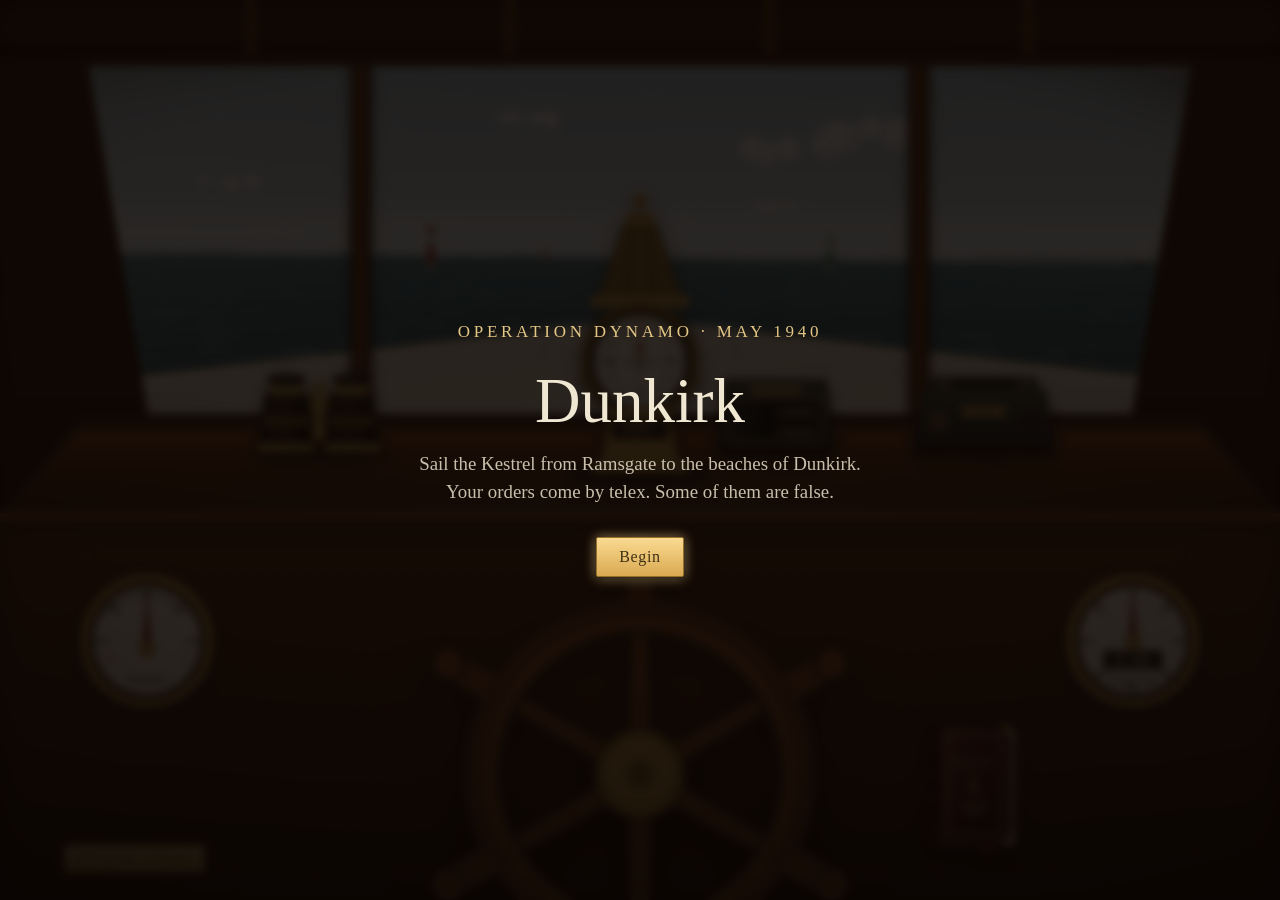
<file: index.html>
<!DOCTYPE html>
<html lang="en">
<head>
<meta charset="utf-8">
<meta name="viewport" content="width=device-width, initial-scale=1">
<title>Shipbuild Demo</title>
<link rel="stylesheet" href="Ship Functionality Demo/shipstyle.css">
<link rel="stylesheet" href="Script/script.css">
<link rel="stylesheet" href="Telex Machine Demo/desk.css">
<link rel="stylesheet" href="Telex Machine Demo/decoder.css">
</head>
<body>

<div class="helm">

  <!-- Deckhead, right above the eye -->
  <div class="deckhead" aria-hidden="true">
    <span class="beam"></span><span class="beam"></span><span class="beam"></span><span class="beam"></span>
  </div>

  <!-- The windscreen. Seated, you see less of it. -->
  <div class="windshield">
    <div class="view" id="view">

      <div class="horizon" id="horizon">
        <div class="sky"></div>
        <div class="horizon__clouds" id="clouds"></div>
        <div class="air" id="air"></div>
        <div class="haze"></div>
        <div class="sea"></div>
        <div class="swell" id="swell"></div>
        <canvas class="surface" id="surface"></canvas>
        <div class="world" id="world"></div>
      </div>

      <svg class="foredeck" viewBox="0 0 1000 260" preserveAspectRatio="none" aria-hidden="true">
        <path class="deck__wake" d="M404 112 C450 92 550 92 596 112 C540 100 460 100 404 112 Z"/>
        <path class="deck__hull" d="M0 260 L0 218 C250 156 410 108 500 100 C590 108 750 156 1000 218 L1000 260 Z"/>
        <path class="deck__rail" d="M0 218 C250 156 410 108 500 100 C590 108 750 156 1000 218"/>
        <path class="deck__seam" d="M0 252 C260 196 420 152 500 146 C580 152 740 196 1000 252"/>
        <rect class="deck__hatch" x="452" y="186" width="96" height="34" rx="4"/>
        <line class="deck__mast" x1="500" y1="0" x2="500" y2="150"/>
        <path class="deck__pulpit" d="M420 152 L432 112 M580 152 L568 112 M432 112 Q500 96 568 112"/>
      </svg>

      <div class="glare" aria-hidden="true"></div>
    </div>

    <div class="mullion mullion--left" aria-hidden="true"></div>
    <div class="mullion mullion--right" aria-hidden="true"></div>
  </div>

  <!-- Cabin sides, splaying out towards the eye -->
  <div class="cabinside cabinside--port" aria-hidden="true"></div>
  <div class="cabinside cabinside--stbd" aria-hidden="true"></div>

  <!-- The varnished dash top, running away from you -->
  <div class="dashtop" aria-hidden="true"></div>

  <!-- Binnacle: stands on the dash, right behind the wheel -->
  <svg class="binnacle" viewBox="0 0 240 420" role="img" aria-label="Binnacle compass">
    <ellipse class="bin__shadow" cx="120" cy="404" rx="96" ry="14"/>

    <circle class="brass" cx="120" cy="40" r="10"/>
    <path class="brass" d="M98 56 L142 56 L137 74 L103 74 Z"/>
    <path class="brass brass--dark" d="M64 172 L97 72 L143 72 L176 172 Z"/>
    <path class="bin__rib" d="M102 76 L82 170 M120 74 L120 170 M138 76 L158 170"/>
    <rect class="brass" x="54" y="166" width="132" height="16" rx="4"/>

    <circle class="brass brass--dark" cx="120" cy="254" r="78"/>
    <circle class="bin__bowl" cx="120" cy="254" r="68"/>

    <!-- A steering card: read your heading where it meets the lubber line at the top.
         Graduations and figures are drawn onto #cardMarks by buildCard(). -->
    <g id="compassCard">
      <circle class="card__face" cx="120" cy="254" r="62"/>
      <g id="cardMarks"></g>
      <path class="card__rose" d="M120 226 L125 254 L120 282 L115 254 Z M92 254 L120 249 L148 254 L120 259 Z"/>
      <path class="card__north" d="M120 222 L126 244 L120 240 L114 244 Z"/>
      <circle class="card__pivot" cx="120" cy="254" r="3.5"/>
    </g>

    <path class="bin__sheen" d="M78 230 A62 62 0 0 1 132 194 A62 62 0 0 0 78 230 Z"/>
    <path class="bin__lubber" d="M120 184 L120 205"/>
    <path class="bin__lubberhead" d="M113 180 L127 180 L120 192 Z"/>

    <path class="brass" d="M80 316 L160 316 L170 390 L70 390 Z"/>
    <rect class="bin__plate" x="82" y="330" width="76" height="28" rx="3"/>
    <text class="bin__reading" id="headingPlate" x="120" y="349">000&#176;</text>
    <rect class="brass" x="56" y="386" width="128" height="16" rx="3"/>
  </svg>

  <!-- Position indicator, stood beside the binnacle. Reads metres from where she
       started, which is (0, 0): X is east, Y is north. Same enamel as the telex. -->
  <svg class="position" viewBox="0 0 170 120" role="img"
       aria-label="Position indicator: metres from the start, X east and Y north">
    <defs>
      <linearGradient id="posEnamel" x1="0" x2="0" y1="0" y2="1">
        <stop offset="0" stop-color="#4a5142"/>
        <stop offset="0.4" stop-color="#33382f"/>
        <stop offset="1" stop-color="#1e211c"/>
      </linearGradient>
    </defs>
    <ellipse class="tx__shadow pos__footing" cx="85" cy="113" rx="80" ry="7"/>
    <!-- Straps it hangs from on narrow screens, where it moves up to the deckhead -->
    <g class="pos__hanger">
      <rect class="brass" x="36" y="-140" width="7" height="158" rx="2"/>
      <rect class="brass" x="127" y="-140" width="7" height="158" rx="2"/>
    </g>

    <path class="pos__shell" d="M18 14 L152 14 L164 106 L6 106 Z"/>
    <path class="tx__edge" d="M21 17 L149 17"/>

    <rect class="tx__plate" x="53" y="21" width="64" height="13" rx="2"/>
    <text class="tx__letter" x="85" y="30.5">POSITION</text>

    <rect class="pos__window" x="24" y="40" width="122" height="58" rx="3"/>
    <text class="pos__axis" x="34" y="63">X</text>
    <text class="pos__value" id="posX" x="136" y="64">+0000</text>
    <path class="pos__rule" d="M30 71 L140 71"/>
    <text class="pos__axis" x="34" y="89">Y</text>
    <text class="pos__value" id="posY" x="136" y="90">+0000</text>
    <path class="pos__sheen" d="M28 44 L70 44 L56 94 L28 94 Z"/>

    <rect class="tx__foot" x="14" y="104" width="24" height="7" rx="2"/>
    <rect class="tx__foot" x="132" y="104" width="24" height="7" rx="2"/>
  </svg>

  <!-- Binoculars, stood on the dash top to port of the binnacle. Click to raise them. -->
  <button class="prop binoculars" id="binoculars" type="button"
          aria-label="Binoculars: raise them to look out" data-label="Binoculars">
    <svg viewBox="0 0 200 130" aria-hidden="true">
      <defs>
        <linearGradient id="binoLeather" x1="0" x2="1" y1="0" y2="0">
          <stop offset="0" stop-color="#110a06"/>
          <stop offset="0.45" stop-color="#3b2819"/>
          <stop offset="1" stop-color="#140c07"/>
        </linearGradient>
      </defs>
      <ellipse class="bino__shadow" cx="100" cy="122" rx="94" ry="8"/>

      <rect class="brass brass--dark" x="84" y="52" width="32" height="12" rx="3"/>
      <rect class="brass brass--dark" x="84" y="92" width="32" height="12" rx="3"/>
      <rect class="brass" x="93" y="30" width="14" height="74" rx="5"/>
      <rect class="bino__knurl" x="89" y="36" width="22" height="15" rx="3"/>
      <path class="bino__grip" d="M93 38 L93 49 M97 38 L97 49 M101 38 L101 49 M105 38 L105 49"/>

      <path class="bino__body" d="M30 44 L84 44 L90 114 L22 114 Z"/>
      <path class="bino__body" d="M116 44 L170 44 L178 114 L110 114 Z"/>
      <path class="bino__band" d="M27 76 L87 76 L88 85 L26 85 Z"/>
      <path class="bino__band" d="M113 76 L173 76 L174 85 L112 85 Z"/>
      <path class="bino__sheen" d="M37 48 L44 48 L40 110 L32 110 Z"/>
      <path class="bino__sheen" d="M123 48 L130 48 L126 110 L118 110 Z"/>

      <rect class="brass" x="19" y="110" width="74" height="10" rx="3"/>
      <rect class="brass" x="107" y="110" width="74" height="10" rx="3"/>

      <rect class="brass" x="36" y="26" width="42" height="20" rx="4"/>
      <rect class="brass" x="122" y="26" width="42" height="20" rx="4"/>
      <ellipse class="bino__cup" cx="57" cy="26" rx="24" ry="7.5"/>
      <ellipse class="bino__cup" cx="143" cy="26" rx="24" ry="7.5"/>
      <ellipse class="bino__glass" cx="57" cy="26" rx="15" ry="4.5"/>
      <ellipse class="bino__glass" cx="143" cy="26" rx="15" ry="4.5"/>
      <path class="bino__glint" d="M47 25 Q52 22 60 22.5"/>
      <path class="bino__glint" d="M133 25 Q138 22 146 22.5"/>
    </svg>
  </button>

  <!-- Teleprinter, stood on the dash top to starboard. It stays put: when a signal
       comes in the lamp flashes and it prints a slip. Click the slip to read it. -->
  <div class="telex" id="telex">
    <div class="telex__feed">
      <button class="telex__slip" id="telexSlip" type="button" hidden disabled
              aria-label="Signal slip: pick it up to read it">
        <span class="telex__type" id="telexType"></span>
      </button>
    </div>
    <!-- Lit after a German aircraft is identified: click the machine to report it -->
    <button class="telex__report" id="telexReport" type="button" hidden
            aria-label="Report the German aircraft on the telex">
      <span class="telex__tag">Report sighting</span>
    </button>
    <svg viewBox="0 0 200 150" aria-hidden="true">
      <defs>
        <linearGradient id="txEnamel" x1="0" x2="0" y1="0" y2="1">
          <stop offset="0" stop-color="#4a5142"/>
          <stop offset="0.4" stop-color="#33382f"/>
          <stop offset="1" stop-color="#1e211c"/>
        </linearGradient>
      </defs>
      <ellipse class="tx__shadow" cx="100" cy="142" rx="96" ry="8"/>

      <path class="tx__lid" d="M34 46 L166 46 L172 64 L28 64 Z"/>
      <rect class="tx__platen" x="52" y="48" width="96" height="10" rx="5"/>
      <path class="tx__ribs" d="M54 51 L146 51 M54 54 L146 54"/>
      <circle class="tx__bezel" cx="52" cy="53" r="4"/>
      <circle class="tx__bezel" cx="148" cy="53" r="4"/>

      <path class="tx__shell" d="M22 62 L178 62 L192 132 L8 132 Z"/>
      <path class="tx__edge" d="M25 65 L175 65"/>

      <rect class="tx__plate" x="72" y="82" width="56" height="15" rx="2"/>
      <text class="tx__letter" x="100" y="93">TELEX</text>

      <circle class="tx__bezel" cx="42" cy="102" r="11"/>
      <circle class="tx__lamp" cx="42" cy="102" r="7"/>
      <circle class="tx__glint" cx="39.5" cy="99.5" r="2"/>

      <rect class="tx__button" x="143" y="93" width="36" height="18" rx="4"/>

      <rect class="tx__foot" x="14" y="130" width="26" height="8" rx="2"/>
      <rect class="tx__foot" x="160" y="130" width="26" height="8" rx="2"/>
    </svg>
  </div>

  <!-- The cipher desk's folder, beside the teleprinter. Every slip that's been read is
       filed in it; click it to open the desk. The badge counts the pages (desk.js). -->
  <button class="deskopen" id="deskopen" type="button" aria-haspopup="dialog" aria-expanded="false"
          aria-label="Cipher desk: the folder of filed signals" title="Cipher desk">
    <svg class="deskopen__folder" viewBox="0 0 64 50" aria-hidden="true">
      <path class="fo__back" d="M2 8 Q2 4 6 4 L22 4 L27 9 L58 9 Q62 9 62 13 L62 44 Q62 48 58 48 L6 48 Q2 48 2 44 Z"/>
      <rect class="fo__paper" x="8" y="11" width="46" height="24" rx="1" transform="rotate(-3 31 23)"/>
      <path class="fo__lines" d="M13 16 H47 M13 21 H43 M13 26 H45" transform="rotate(-3 31 23)"/>
      <path class="fo__front" d="M2 21 Q2 18 5 18 L59 18 Q62 18 62 21 L62 44 Q62 48 58 48 L6 48 Q2 48 2 44 Z"/>
      <path class="fo__label" d="M22 28 H42 V36 H22 Z"/>
    </svg>
    <b id="deskcount">0</b>
  </button>

  <!-- Dash face with the working instruments -->
  <div class="dashface">
    <div class="dashface__lip" aria-hidden="true"></div>

    <svg class="dial dial--port" viewBox="0 0 130 130" role="img" aria-label="Rudder angle indicator">
      <circle class="dial__bezel" cx="65" cy="65" r="58"/>
      <circle class="dial__face" cx="65" cy="65" r="50"/>
      <path class="dial__arc" d="M25 42 A50 50 0 0 1 105 42"/>
      <path class="dial__tick" d="M65 17 L65 27 M31 31 L38 38 M99 31 L92 38 M17 65 L27 65 M113 65 L103 65"/>
      <text class="dial__side dial__side--port" x="30" y="86">P</text>
      <text class="dial__side dial__side--stbd" x="100" y="86">S</text>
      <g id="rudderNeedle">
        <path class="dial__needle" d="M65 74 L61 68 L65 24 L69 68 Z"/>
      </g>
      <circle class="dial__cap" cx="65" cy="72" r="7"/>
      <text class="dial__label" x="65" y="105">Rudder</text>
    </svg>

    <svg class="dial dial--stbd" viewBox="0 0 130 130" role="img" aria-label="Patent log">
      <circle class="dial__bezel" cx="65" cy="65" r="58"/>
      <circle class="dial__face" cx="65" cy="65" r="50"/>
      <path class="dial__tick" d="M65 17 L65 26 M113 65 L104 65 M65 113 L65 104 M17 65 L26 65 M99 31 L93 37 M99 99 L93 93 M31 99 L37 93 M31 31 L37 37"/>
      <g id="logNeedle">
        <path class="dial__needle" d="M65 70 L61 64 L65 22 L69 64 Z"/>
      </g>
      <circle class="dial__cap" cx="65" cy="65" r="7"/>
      <rect class="dial__window" x="38" y="74" width="54" height="17" rx="2"/>
      <text class="dial__counter" id="logCounter" x="65" y="87">0.00</text>
      <text class="dial__label" x="65" y="106">Log, nm</text>
    </svg>

    <p class="speedplate">Half ahead &middot; 15 knots</p>
    <p class="shoalplate" id="shoalPlate" role="status">Shoal water &middot; bear away to port</p>
  </div>

  <!-- Nearest thing to the eye: the wheel in your hands -->
  <svg class="wheel" id="wheel" viewBox="-115 -115 230 230" role="img" aria-label="Ship's wheel, drag to steer">
    <defs>
      <g id="spoke">
        <path class="wheel__spoke" d="M-5 -20 L-4 -74 L-7 -74 L-7 -96 L7 -96 L7 -74 L4 -74 L5 -20 Z"/>
        <circle class="wheel__collar" cx="0" cy="-70" r="7"/>
        <circle class="wheel__grip" cx="0" cy="-101" r="7.5"/>
      </g>
    </defs>
    <circle class="wheel__hit" cx="0" cy="0" r="112"/>
    <g id="rotor">
      <use href="#spoke" transform="rotate(0)"/>
      <use href="#spoke" transform="rotate(60)"/>
      <use href="#spoke" transform="rotate(120)"/>
      <use href="#spoke" transform="rotate(180)"/>
      <use href="#spoke" transform="rotate(240)"/>
      <use href="#spoke" transform="rotate(300)"/>
      <circle class="wheel__rim" cx="0" cy="0" r="72"/>
      <circle class="wheel__rim wheel__rim--light" cx="0" cy="0" r="69"/>
      <circle class="wheel__hub" cx="0" cy="0" r="19"/>
      <circle class="wheel__nut" cx="0" cy="0" r="6"/>
      <circle class="wheel__king" cx="0" cy="-101" r="7.5"/>
    </g>
  </svg>

  <!-- Rulebook, hung on the dash face to starboard of the wheel. Click to open it.
       The book itself lives in Rulebook Demo; its pages are .js files there. -->
  <button class="prop rulebook" id="rulebook" type="button"
          aria-label="Rulebook: open it to read the rules" data-label="Rulebook">
    <svg viewBox="0 0 150 200" aria-hidden="true">
      <defs>
        <linearGradient id="rbLeather" x1="0" x2="1" y1="0" y2="1">
          <stop offset="0" stop-color="#6a2a1b"/>
          <stop offset="0.55" stop-color="#4a1a12"/>
          <stop offset="1" stop-color="#2e0d08"/>
        </linearGradient>
      </defs>
      <ellipse class="rb__shadow" cx="76" cy="193" rx="68" ry="6"/>

      <path class="rb__pages" d="M24 14 L134 14 Q140 14 140 20 L140 180 Q140 186 134 186 L24 186 Z"/>
      <path class="rb__leaves" d="M136 20 L136 180 M138 22 L138 178"/>

      <rect class="rb__cover" x="10" y="8" width="124" height="176" rx="5"/>
      <rect class="rb__spine" x="10" y="8" width="20" height="176" rx="4"/>
      <path class="rb__band" d="M12 38 L28 38 M12 78 L28 78 M12 118 L28 118 M12 158 L28 158"/>
      <path class="rb__sheen" d="M34 12 L60 12 L44 180 L34 180 Z"/>

      <rect class="rb__gilt" x="38" y="20" width="84" height="152" rx="2"/>
      <rect class="rb__gilt" x="42" y="24" width="76" height="144" rx="1"/>
      <text class="rb__title" x="80" y="66">RULES</text>
      <path class="rb__gilt" d="M60 76 L100 76"/>
      <!-- A fouled anchor -->
      <path class="rb__emblem" d="M80 94 L80 136 M70 102 L90 102 M66 124 Q68 138 80 138 Q92 138 94 124 M62 128 L66 122 L72 127 M98 128 L94 122 L88 127"/>
      <circle class="rb__emblem" cx="80" cy="90" r="4"/>

      <path class="brass" d="M134 8 L134 26 L118 8 Z"/>
      <path class="brass" d="M134 184 L134 166 L118 184 Z"/>

      <path class="rb__ribbon" d="M96 184 L96 198 L100 194 L104 198 L104 184 Z"/>
    </svg>
  </button>

  <div class="gloom" aria-hidden="true"></div>
</div>

<!-- Looking through the binoculars. Same sea, same heading, much closer. -->
<div class="glasses" id="glasses" role="dialog" aria-modal="true"
     aria-label="Looking through the binoculars" aria-hidden="true">
  <div class="glasses__probe" id="glassProbe" aria-hidden="true"></div>
  <div class="glasses__optic">
    <div class="glasses__cup glasses__cup--leather" aria-hidden="true"></div>
    <div class="glasses__cup glasses__cup--brass" aria-hidden="true"></div>
    <div class="glasses__cup glasses__cup--gap" aria-hidden="true"></div>

    <div class="glasses__cup glasses__field" id="glassField">
      <div class="glasses__scene" id="glassScene">
        <div class="glasses__sky" id="glassSky"></div>
        <div class="glasses__sun" id="glassSun"></div>
        <div class="glasses__clouds" id="glassClouds"></div>
        <div class="glasses__sea" id="glassSea"><div class="swell" id="glassSwell"></div></div>
        <div class="glasses__haze" id="glassHaze"></div>
        <canvas class="surface" id="glassSurface"></canvas>
        <div class="world" id="glassWorld"></div>
        <div class="glasses__air" id="glassAir"></div>
      </div>
      <div class="glasses__lens" aria-hidden="true"></div>
      <svg class="glasses__reticle" viewBox="-100 -40 200 80" aria-hidden="true">
        <path d="M-90 0 L90 0 M0 -30 L0 30"/>
        <path d="M-80 -4 L-80 4 M-60 -4 L-60 4 M-40 -6 L-40 6 M-20 -4 L-20 4 M20 -4 L20 4 M40 -6 L40 6 M60 -4 L60 4 M80 -4 L80 4"/>
      </svg>
    </div>
  </div>

  <p class="glasses__hint" id="glassHint">Drag to look about &middot; scroll to change power &middot; click an aircraft to identify it &middot; Esc to lower</p>
  <p class="glasses__plate" id="glassPlate" aria-live="off">Bearing 000&#176; &middot; Elevation +0&#176; &middot; 7&#215;</p>

  <!-- Asked when you click an aircraft. It holds still until you answer. -->
  <div class="glasses__ask" id="glassAsk" role="group" aria-labelledby="glassQuestion" aria-hidden="true" tabindex="-1">
    <p class="glasses__question" id="glassQuestion">Is this aircraft German or Allied?</p>
    <div class="glasses__answers">
      <button class="glasses__answer" type="button" data-side="german">German</button>
      <button class="glasses__answer" type="button" data-side="allied">Allied</button>
    </div>
    <p class="glasses__verdict" id="glassVerdict" aria-live="polite"></p>
  </div>

  <button class="glasses__lower" id="glassLower" type="button">Lower glasses</button>
  <!-- The rulebook's spine, peeking in at the right. Opens the book beside the glasses. -->
  <button class="book-spine" id="glassBook" type="button"
          aria-label="Rulebook: open it beside the glasses">
    <span class="book-spine__title">RULEBOOK</span>
  </button>
</div>

<!-- The slip off the teleprinter, picked up and held close enough to read -->
<div class="signal" id="signal" role="dialog" aria-modal="true"
     aria-label="Signal" aria-hidden="true">
  <pre class="signal__sheet" id="signalSheet"></pre>
  <!-- Cipher desk tools: filled by decoder.js for keys, enciphered signals
       and signals the player has to judge -->
  <aside class="tools" id="tools" aria-label="Cipher desk tools" hidden></aside>
  <button class="signal__back" id="signalBack" type="button">Put it down</button>
  <!-- The rulebook's spine, peeking in at the right. Opens the book beside the slip. -->
  <button class="book-spine" id="signalBook" type="button"
          aria-label="Rulebook: open it beside the signal">
    <span class="book-spine__title">RULEBOOK</span>
  </button>
</div>

<!-- The cipher desk. Every slip is taken off the teleprinter and filed here once
     it has been read. The desk itself lives in Telex Machine Demo (desk.js);
     its folder sits beside the teleprinter, on the dash top. -->

<div class="desk" id="desk" role="dialog" aria-modal="true" aria-label="Cipher desk" hidden>
  <header class="desk__bar">
    <div class="desk__plate">Cipher desk</div>
    <div class="desk__filters" role="group" aria-label="Show">
      <button type="button" data-filter="all" aria-pressed="true">All <b>0</b></button>
      <button type="button" data-filter="cipher" aria-pressed="false">Cipher <b>0</b></button>
      <button type="button" data-filter="plain" aria-pressed="false">Plain <b>0</b></button>
    </div>
    <button class="desk__tidy" id="desktidy" type="button">Tidy</button>
    <p class="desk__hint">Drag pages to arrange them. Drop a key on a cipher message to clip it; pull a key off to unclip it. Click a page to read it again.</p>
    <button class="close" id="deskclose" type="button" aria-label="Put the desk away"></button>
  </header>
  <div class="desk__surface" id="desksurface">
    <p class="desk__empty" id="deskempty"></p>
  </div>
</div>

<!-- Reading the rulebook. The book stays in its own folder (Rulebook Demo)
     and is loaded here the first time it's opened. -->
<div class="room room--book" id="bookroom" role="dialog" aria-modal="true"
     aria-label="Reading the rulebook" aria-hidden="true">
  <!-- A copy of the slip, shown beside the book when it's opened from the telex -->
  <pre class="signal__sheet room__aside" id="bookSignal" aria-label="Signal"></pre>
  <iframe class="room__frame" id="bookFrame" title="Rulebook"
          data-src="Rulebook Demo/index.html"></iframe>
  <button class="room__back" id="bookBack" type="button">Close the book</button>
</div>

<template id="art-lighthouse">
  <svg class="art art--lighthouse" viewBox="0 0 44 130" preserveAspectRatio="none">
    <path class="art__rock" d="M0 130 L5 114 L39 114 L44 130 Z"/>
    <path class="art__tower" d="M15 116 L17 38 L27 38 L29 116 Z"/>
    <rect class="art__band" x="16" y="62" width="12" height="16"/>
    <rect class="art__lantern" x="14" y="24" width="16" height="14" rx="2"/>
    <path class="art__cap" d="M12 24 L22 12 L32 24 Z"/>
  </svg>
</template>

<template id="art-buoy-port">
  <svg class="art art--buoy art--port" viewBox="0 0 26 78" preserveAspectRatio="none">
    <path class="art__body" d="M7 68 L6 34 L20 34 L19 68 Z"/>
    <rect class="art__mast" x="12" y="12" width="2" height="24"/>
    <rect class="art__topmark" x="6" y="4" width="14" height="10"/>
    <path class="art__wash" d="M1 70 Q13 62 25 70 Q13 77 1 70 Z"/>
  </svg>
</template>

<template id="art-buoy-starboard">
  <svg class="art art--buoy art--starboard" viewBox="0 0 26 78" preserveAspectRatio="none">
    <path class="art__body" d="M6 68 L7 36 L19 36 L20 68 Z"/>
    <rect class="art__mast" x="12" y="14" width="2" height="24"/>
    <path class="art__topmark" d="M13 2 L20 16 L6 16 Z"/>
    <path class="art__wash" d="M1 70 Q13 62 25 70 Q13 77 1 70 Z"/>
  </svg>
</template>

<template id="art-sloop">
  <svg class="art art--sloop" viewBox="0 0 64 96" preserveAspectRatio="none">
    <path class="art__main" d="M33 6 L33 70 L56 70 Z"/>
    <path class="art__jib" d="M31 10 L31 70 L12 70 Z"/>
    <path class="art__hull" d="M6 70 L60 70 L52 82 L14 82 Z"/>
  </svg>
</template>

<template id="art-freighter">
  <svg class="art art--freighter" viewBox="0 0 300 84" preserveAspectRatio="none">
    <path class="art__hull" d="M6 54 L294 54 L276 76 L24 76 Z"/>
    <rect class="art__box" x="54" y="36" width="42" height="18"/>
    <rect class="art__box" x="104" y="30" width="46" height="24"/>
    <rect class="art__box" x="158" y="38" width="38" height="16"/>
    <rect class="art__house" x="212" y="18" width="46" height="36"/>
    <rect class="art__stack" x="230" y="4" width="12" height="16"/>
  </svg>
</template>

<!-- Things up in the sky, only made out through the glasses -->
<template id="art-gull">
  <svg class="art art--gull" viewBox="0 0 40 16" preserveAspectRatio="none">
    <path d="M2 10 Q10 1 20 9 Q30 1 38 10 Q30 5 20 12 Q10 5 2 10 Z"/>
  </svg>
</template>

<!-- What an aircraft looks like from the helm: no markings, no type, just a dark shape.
     Drawn nose-up, then turned to fly right, like the sprites below. -->
<template id="art-silhouette">
  <svg class="art art--silhouette" viewBox="-150 -150 300 300" preserveAspectRatio="none">
    <g transform="rotate(90)">
      <path d="M0 -100 C7 -100 11 -92 11 -80 L11 -40 L120 -26 Q128 -24 128 -16 L128 -6 Q128 0 120 0 L11 8 L7 70 L44 78 Q50 80 50 86 L50 92 L4 96 L0 104 L-4 96 L-50 92 L-50 86 Q-50 80 -44 78 L-7 70 L-11 8 L-120 0 Q-128 0 -128 -6 L-128 -16 Q-128 -24 -120 -26 L-11 -40 L-11 -80 C-11 -92 -7 -100 0 -100 Z"/>
    </g>
  </svg>
</template>

<!-- Aircraft for WEFT spotting, seen from below. Drawn nose-up, then turned to fly right.
     Squashed a little by the <svg> box so the span foreshortens, as if seen at an angle. -->

<!-- Junkers Ju 87 "Stuka": gull wing with a kink, fixed spatted legs, chin radiator, square tail -->
<template id="art-stuka">
  <svg class="art art--plane" viewBox="-150 -150 300 300" preserveAspectRatio="none">
    <defs>
      <g id="balken">
        <path class="cross__edge" d="M-6 -15 H6 V-6 H15 V6 H6 V15 H-6 V6 H-15 V-6 H-6 Z"/>
        <path class="cross__bar"  d="M-2.5 -15 H2.5 V-2.5 H15 V2.5 H2.5 V15 H-2.5 V2.5 H-15 V-2.5 H-2.5 Z"/>
      </g>

      <!-- One half of the aircraft; mirrored for the other side -->
      <g id="ju-half">
        <path class="ju__skin" d="M12 -38 L62 -37 L130 -27 Q140 -25 140 -14 L139 2 Q138 8 131 8 L62 18 L12 20 Z"/>
        <path class="panel ju__panel" d="M62 -37 L62 18 M66 12 L134 3"/>
        <path class="ju__brake" d="M72 -31 L120 -25"/>
        <use href="#balken" x="100" y="-6"/>

        <path class="ju__skin" d="M5 84 L46 86 Q54 88 54 95 Q54 104 46 105 L5 106 Z"/>
        <path class="panel ju__panel" d="M8 98 L50 98"/>
        <path class="ju__strut" d="M7 76 L30 90"/>

        <path class="ju__leg" d="M62 -30 L62 -14"/>
        <path class="ju__spat" d="M62 -66 C68 -66 70 -52 69 -40 C68 -30 66 -24 62 -24 C58 -24 56 -30 55 -40 C54 -52 56 -66 62 -66 Z"/>
      </g>
    </defs>

    <g transform="rotate(90)">
      <use href="#ju-half"/>
      <use href="#ju-half" transform="scale(-1 1)"/>

      <path class="ju__skin" d="M0 -106 C8 -106 13 -100 14 -90 L15 -40 C15 -10 13 20 9 60 L5 108 C4 114 -4 114 -5 108 L-9 60 C-13 20 -15 -10 -15 -40 L-14 -90 C-13 -100 -8 -106 0 -106 Z"/>
      <path class="panel ju__panel" d="M-14 -62 L14 -62 M0 30 L0 104"/>
      <rect class="ju__radiator" x="-8" y="-92" width="16" height="20" rx="3"/>

      <ellipse class="ju__bomb" cx="0" cy="-18" rx="5" ry="24"/>
      <path class="ju__bomb" d="M-7 12 L7 12 L4 4 L-4 4 Z"/>

      <ellipse class="ju__spinner" cx="0" cy="-108" rx="6" ry="5"/>
      <ellipse class="airscrew" cx="0" cy="-112" rx="34" ry="2.5"/>
    </g>
  </svg>
</template>

<!-- Supermarine Spitfire Mk I: elliptical wing, gear tucked away, one radiator under the
     starboard wing, slim fuselage, rounded tail. From below, starboard is on the left (-x). -->
<template id="art-spitfire">
  <svg class="art art--plane" viewBox="-150 -150 300 300" preserveAspectRatio="none">
    <defs>
      <!-- Wing outline, no colour of its own: each side takes its paint from the <use> -->
      <path id="spit-wing" d="M10 -30 C44 -31 84 -26 104 -14 C114 -8 116 0 110 5 C96 12 60 18 10 22 Z"/>

      <g id="roundel">
        <circle class="roundel__blue"  r="11"/>
        <circle class="roundel__white" r="7"/>
        <circle class="roundel__red"   r="3.5"/>
      </g>

      <!-- Markings and panel lines for one wing; mirrored for the other -->
      <g id="spit-marks">
        <path class="panel spit__panel" d="M12 19 L56 15 M62 14 C84 10 100 4 108 -6"/>
        <ellipse class="panel spit__panel" cx="30" cy="-6" rx="11" ry="8"/>
        <use href="#roundel" x="76" y="-4"/>
        <path class="spit__skin" d="M4 72 C22 70 34 74 36 80 C37 86 30 90 4 90 Z"/>
      </g>
    </defs>

    <g transform="rotate(90)">
      <use href="#spit-wing" class="spit__wing--port"/>
      <use href="#spit-wing" class="spit__wing--stbd" transform="scale(-1 1)"/>
      <use href="#spit-marks"/>
      <use href="#spit-marks" transform="scale(-1 1)"/>

      <rect class="spit__radiator" x="-52" y="-6" width="16" height="22" rx="3"/>
      <rect class="spit__radiator" x="36" y="-8" width="10" height="14" rx="5"/>

      <path class="spit__skin" d="M0 -88 C6 -88 10 -82 11 -72 L11 -20 C11 10 9 40 6 70 L3 92 C2 96 -2 96 -3 92 L-6 70 C-9 40 -11 10 -11 -20 L-11 -72 C-10 -82 -6 -88 0 -88 Z"/>
      <path class="panel spit__panel" d="M-11 -60 L11 -60 M0 20 L0 88"/>

      <path class="spit__spinner" d="M0 -100 C4 -96 6 -90 6 -86 L-6 -86 C-6 -90 -4 -96 0 -100 Z"/>
      <ellipse class="airscrew" cx="0" cy="-88" rx="33" ry="2.4"/>
    </g>
  </svg>
</template>

<!-- Messerschmitt Bf 109 E: straight tapered wing with square-cut tips (not the Spitfire's
     ellipse), a radiator under each wing, slim fuselage, braced square tailplane -->
<template id="art-bf109">
  <svg class="art art--plane" viewBox="-150 -150 300 300" preserveAspectRatio="none">
    <defs>
      <g id="balken-me">
        <path class="cross__edge" d="M-6 -15 H6 V-6 H15 V6 H6 V15 H-6 V6 H-15 V-6 H-6 Z"/>
        <path class="cross__bar"  d="M-2.5 -15 H2.5 V-2.5 H15 V2.5 H2.5 V15 H-2.5 V2.5 H-15 V-2.5 H-2.5 Z"/>
      </g>
      <g id="me-half">
        <path class="me__skin" d="M10 -30 L106 -17 Q110 -16 110 -12 L110 2 Q110 6 106 6 L10 18 Z"/>
        <path class="panel me__panel" d="M12 12 L104 2 M52 -24 L52 13"/>
        <rect class="me__radiator" x="30" y="-10" width="15" height="21" rx="2"/>
        <use href="#balken-me" x="80" y="-6"/>
        <path class="me__skin" d="M4 80 L38 82 Q42 83 42 87 L42 95 Q42 98 38 98 L4 100 Z"/>
        <path class="me__strut" d="M6 92 L26 84"/>
      </g>
    </defs>
    <g transform="rotate(90)">
      <use href="#me-half"/>
      <use href="#me-half" transform="scale(-1 1)"/>
      <path class="me__skin" d="M0 -98 C6 -98 10 -92 10 -80 L11 -20 C11 10 9 40 6 72 L3 104 C2 108 -2 108 -3 104 L-6 72 C-9 40 -11 10 -11 -20 L-10 -80 C-10 -92 -6 -98 0 -98 Z"/>
      <path class="panel me__panel" d="M-10 -66 L10 -66 M0 24 L0 100"/>
      <rect class="me__radiator" x="-5" y="-84" width="10" height="12" rx="2"/>
      <ellipse class="me__spinner" cx="0" cy="-100" rx="5" ry="5"/>
      <ellipse class="airscrew" cx="0" cy="-104" rx="32" ry="2.4"/>
    </g>
  </svg>
</template>

<!-- Hawker Hurricane Mk I: thick wing, straighter leading edge and rounder tips than the
     Spitfire, big radiator under the belly behind the wing, humped fuselage, round tail.
     Black and white undersides like the Spitfire's. From below, starboard is on the left. -->
<template id="art-hurricane">
  <svg class="art art--plane" viewBox="-150 -150 300 300" preserveAspectRatio="none">
    <defs>
      <path id="hurri-wing" d="M10 -32 L94 -24 Q116 -22 116 -9 Q116 4 100 8 L10 24 Z"/>
      <g id="roundel-hu">
        <circle class="roundel__blue"  r="11"/>
        <circle class="roundel__white" r="7"/>
        <circle class="roundel__red"   r="3.5"/>
      </g>
      <g id="hurri-marks">
        <path class="panel hu__panel" d="M12 20 L60 13 M44 -28 L44 16"/>
        <use href="#roundel-hu" x="76" y="-6"/>
        <path class="hu__skin" d="M4 76 C26 74 38 78 40 86 C41 94 32 98 4 98 Z"/>
      </g>
    </defs>
    <g transform="rotate(90)">
      <use href="#hurri-wing" class="hu__wing--port"/>
      <use href="#hurri-wing" class="hu__wing--stbd" transform="scale(-1 1)"/>
      <use href="#hurri-marks"/>
      <use href="#hurri-marks" transform="scale(-1 1)"/>
      <path class="hu__skin" d="M0 -86 C8 -86 13 -80 13 -70 L14 -20 C14 12 12 42 8 70 L3 96 C2 100 -2 100 -3 96 L-8 70 C-12 42 -14 12 -14 -20 L-13 -70 C-13 -80 -8 -86 0 -86 Z"/>
      <path class="panel hu__panel" d="M-13 -58 L13 -58 M0 40 L0 94"/>
      <rect class="hu__radiator" x="-9" y="8" width="18" height="28" rx="5"/>
      <path class="hu__spinner" d="M0 -98 C4 -94 6 -88 6 -85 L-6 -85 C-6 -88 -4 -94 0 -98 Z"/>
      <ellipse class="airscrew" cx="0" cy="-87" rx="34" ry="2.4"/>
    </g>
  </svg>
</template>

<!-- Heinkel He 111 P: a bomber. Broad wing with rounded tips, two engines with their
     own airscrews, glazed nose, ventral gondola, crosses well out on the wings -->
<template id="art-he111">
  <svg class="art art--plane" viewBox="-150 -150 300 300" preserveAspectRatio="none">
    <defs>
      <g id="balken-he">
        <path class="cross__edge" d="M-6 -15 H6 V-6 H15 V6 H6 V15 H-6 V6 H-15 V-6 H-6 Z"/>
        <path class="cross__bar"  d="M-2.5 -15 H2.5 V-2.5 H15 V2.5 H2.5 V15 H-2.5 V2.5 H-15 V-2.5 H-2.5 Z"/>
      </g>
      <g id="he-half">
        <path class="he__skin" d="M12 -34 L52 -36 L122 -24 Q144 -20 144 -9 Q144 2 130 5 L52 17 L12 19 Z"/>
        <path class="panel he__panel" d="M14 14 L128 0 M84 -30 L84 10"/>
        <use href="#balken-he" x="112" y="-7"/>
        <path class="he__nacelle" d="M48 -72 C54 -72 57 -64 57 -52 L56 22 C56 28 52 30 48 30 C44 30 40 28 40 22 L39 -52 C39 -64 42 -72 48 -72 Z"/>
        <ellipse class="he__spinner" cx="48" cy="-74" rx="5" ry="4"/>
        <ellipse class="airscrew" cx="48" cy="-77" rx="26" ry="2.2"/>
        <path class="he__skin" d="M5 86 L44 88 Q56 90 56 97 Q56 104 44 106 L5 108 Z"/>
      </g>
    </defs>
    <g transform="rotate(90)">
      <use href="#he-half"/>
      <use href="#he-half" transform="scale(-1 1)"/>
      <path class="he__skin" d="M0 -100 C10 -100 15 -90 15 -76 L15 -20 C15 20 12 50 8 80 L4 112 C3 116 -3 116 -4 112 L-8 80 C-12 50 -15 20 -15 -20 L-15 -76 C-15 -90 -10 -100 0 -100 Z"/>
      <path class="he__glass" d="M0 -100 C10 -100 15 -90 15 -76 L-15 -76 C-15 -90 -10 -100 0 -100 Z"/>
      <path class="panel he__frame" d="M-12 -84 L12 -84 M0 -100 L0 -76 M-7 -97 L-7 -77 M7 -97 L7 -77"/>
      <rect class="he__gondola" x="-6" y="-44" width="12" height="36" rx="5"/>
      <path class="panel he__panel" d="M0 30 L0 108"/>
    </g>
  </svg>
</template>

<script>
(() => {
  'use strict';

  // ---- Tuning -------------------------------------------------------------
  const WHEEL_STOP = 540;    // wheel travel each way, degrees
  const RUDDER_MAX = 35;     // rudder travel each way, degrees
  const TURN_GAIN  = 0.62;   // heading deg/sec per degree of rudder, at cruise
  const SPEED      = 7.7;    // metres per second, held constant (about 15 knots)
  const EYE        = 3.6;    // height of your eye above the water, metres
  const WORLD      = 4000;   // the sea repeats every 4 km, in both directions
  const FOV        = 68;     // degrees of bearing across the horizon layer
  const HAZE       = 4200;   // metres at which things fade out entirely
  const WAKE_NEAR  = 3.2;    // px of wave scroll per metre run, near water
  const WAKE_FAR   = 1.1;    // and for the slower, more distant band
  const NEEDLE     = 1.7;    // degrees of needle per degree of rudder

  // ---- Binoculars ---------------------------------------------------------
  const MAG_START  = 7;      // power when first raised, times the windscreen view
  const MAG_MIN    = 3;
  const MAG_MAX    = 12;
  const PITCH_MIN  = -3;     // degrees below the horizon you can look
  const PITCH_MAX  = 70;     // and above it
  const PITCH_UP   = 1.2;     // where you're looking when you first raise them
  const LOOK_KEYS  = 42;     // key panning, degrees/sec at 1x (slower at higher power)
  const SHAKE      = 0.035;  // hand tremor, degrees
  const WIND       = 0.05;   // cloud drift, degrees of bearing per second
  const CLOUDS     = 120;
  const SUN        = { bearing: 128, elev: 26, size: 10 };

  // ---- Teleprinter --------------------------------------------------------
  const TELEX_DIR    = 'Telex Machine Demo/';  // signal files and config.js
  const SIGNAL_FIRST = [8, 20];    // seconds before the first signal comes in
  const SIGNAL_GAP   = [40, 120];  // seconds after one is put down before the next
  const LINE_FEED    = 0.16;       // seconds per line as the slip feeds out

  // Sky colour by elevation, horizon to zenith
  const SKY_STOPS = [
    [0,  [220, 232, 233]],
    [5,  [195, 214, 221]],
    [22, [159, 188, 203]],
    [70, [104, 146, 170]]
  ];

  // ---- The sea room, in metres. x is east, y is north. --------------------
  // w and h are real sizes, so range alone decides how big a thing looks.
  const SCENE = [
    { art: 'buoy-port',      x:  -48, y:   210, w: 3.4, h:  11 },
    { art: 'buoy-starboard', x:   52, y:   265, w: 3.4, h:  11 },
    { art: 'buoy-port',      x:  -62, y:   760, w: 3.4, h:  11 },
    { art: 'buoy-starboard', x:   68, y:   840, w: 3.4, h:  11 },
    { art: 'sloop',          x:  250, y:   520, w:  12, h:  16 },
    { art: 'sloop',          x: -880, y:  1600, w:  12, h:  16 },
    //{ art: 'lighthouse',     x: -520, y:   900, w:  12, h:  42 },
    //{ art: 'freighter',      x: 1400, y: -1500, w: 180, h:  40 },
  ];

  // ---- The coast ----------------------------------------------------------
  // The French shore, away to the east, running north and south out of sight.
  // It isn't part of the repeating sea, and it can't be reached: the shoals
  // hold you COAST_OFF metres off, and nothing out on the water stands on it.
  const COAST_X    = 2600;   // metres east, give or take the bays
  const COAST_OFF  = 450;    // how close the shoals let you come
  const SHOAL_WARN = 250;    // metres short of that when the plate lights
  const WOODS      = 900;    // the belt of trees behind the dunes, metres inland
  const INLAND     = 3200;   // the ridge of hills behind that
  const TOWN       = { from: 2900, to: 4700 };  // along the shore, metres north
  const SMOKE      = { y: 3900, inland: 260, height: 1100 };  // the town is burning
  const LAND_HAZE  = 16000;  // metres at which the land is lost in the haze
  const EARTH      = 2 * 7.4e6;  // twice the earth's radius, with a little refraction
  const LAND = {
    hills: [96, 118, 108],
    woods: [72, 90, 62],
    dunes: [172, 160, 120],
    grass: [118, 128, 90],
    town:  [116, 108, 100],
    beach: [226, 210, 166],
    haze:  [200, 214, 216]
  };

  // ---- Wavelets -----------------------------------------------------------
  // Drawn in bands by range, each band a lattice of small crests. Further out
  // the rows close up and the crests shrink, so the sea reads as perspective.
  const WAVE_ROW   = 15;     // px between rows where a band begins
  const WAVE_GAP   = 80;     // px between crests along a row, near to
  const WAVE_FAR   = 2600;   // metres; past this the sea is too fine to pick out
  const WAVE_SET   = 0.35;   // metres a second the crests drift down-wind
  const SKYLINE    = 0.07;   // degrees the far swell lifts the horizon, at most
  const SEA_FAR    = [76, 124, 134];   // the sea's colour at the horizon (--sea-far)
  const MIST       = [232, 240, 240];  // and the haze lying over it

  // ---- The sky, by true bearing and elevation in degrees ------------------
  // Too far off to shift as the boat moves. w and h are angular sizes.
  // Gulls wheel about their spot (loop, pace).
  const SKY = [
    { art: 'gull',     bearing:  10, elev:  5.0, w: 0.50, h: 0.20, loop: 2.2, pace: 0.35 },
    { art: 'gull',     bearing:  14, elev:  6.4, w: 0.44, h: 0.18, loop: 1.8, pace: 0.42 },
    { art: 'gull',     bearing:   7, elev:  7.1, w: 0.40, h: 0.16, loop: 2.6, pace: 0.30 },
    { art: 'gull',     bearing: 335, elev:  9.0, w: 0.42, h: 0.17, loop: 3.0, pace: 0.28 },
    { art: 'gull',     bearing: 205, elev:  4.0, w: 0.55, h: 0.22, loop: 1.6, pace: 0.50 },
    { art: 'gull',     bearing:  92, elev: 12.0, w: 0.38, h: 0.15, loop: 2.4, pace: 0.33 }
  ];

  // ---- Aircraft for WEFT spotting -----------------------------------------
  // Now and then one crosses low over the horizon. From the helm it's only a silhouette;
  // through the glasses it's a German or British aircraft. Clicking it spots it, and
  // you're asked whose it is. w and h are angular sizes.
  const AIRCRAFT = {
    stuka:    { w: 0.66, h: 0.50, side: 'german', name: 'Junkers Ju 87 “Stuka”' },
    spitfire: { w: 0.56, h: 0.43, side: 'allied', name: 'Supermarine Spitfire' },
    bf109:     { w: 0.56, h: 0.46, side: 'german', name: 'Messerschmitt Bf 109' },
    hurricane: { w: 0.58, h: 0.45, side: 'allied', name: 'Hawker Hurricane' },
    he111:     { w: 0.98, h: 0.72, side: 'german', name: 'Heinkel He 111' }
  };
  const SIDES = { german: 'German', allied: 'Allied' };
  const PLANE_DRIFT = 0.8;         // degrees of bearing per second
  const PLANE_ELEV  = [1.8, 4.5];  // degrees above the horizon
  const PLANE_ENTER = 36;          // comes in from this far off the bow, just out of sight
  const PLANE_PASS  = 80;          // degrees it flies before it's gone
  const PLANE_GAP   = [8, 25];     // seconds of empty sky between one and the next
  const SPOT_HOLD   = 5;           // seconds it holds still once answered, to be looked at
  const SPOT_FADE   = 1.2;         // then seconds to fade; matches .is-spotted

  // ---- State --------------------------------------------------------------
  let wheelAngle = 0;
  let heading    = 0;        // degrees true
  let swung      = 0;        // total degrees turned, never wrapped, for the water
  let boatX      = 0;        // metres east
  let boatY      = -80;      // metres north, starting just short of the channel
  let run        = 0;        // metres run through the water
  let dragging   = false;
  let lastGrab   = 0;
  let ppd        = 12;       // pixels per degree, set by layout()
  let horizonW   = 0;
  let horizonH   = 0;
  let roll       = 0;        // degrees, shared by the windscreen and the glasses
  let aground    = false;    // up against the shoals
  let sailing    = true;     // false while the Script holds the game still (title, intro, endings)
  const scripted = { signals: false, aircraft: false };   // the Script decides when these come
  const origin   = { x: boatX, y: boatY };  // (0, 0) on the position indicator
  const marks    = [];
  const skyClouds = [];      // the low clouds, as seen through the windscreen

  let glassesUp  = false;
  let lookRel    = 0;        // degrees off the bow you're looking
  let pitch      = PITCH_UP; // degrees above the horizon
  let mag        = MAG_START;
  let peering    = false;    // dragging the view about
  let peerX      = 0;
  let peerY      = 0;
  let sceneW     = 0;
  let glassScale = 1;        // eyepieces' size against full screen; 1 unless the book is open beside them
  let sceneH     = 0;
  let hintTimer  = 0;
  let glassRun   = 0;        // metres made good along the line you're looking,
  let glassSlide = 0;        // and across it, so the water moves right in the glasses
  const held     = new Set();
  const glassMarks = [];
  const clouds   = [];
  const flyers   = [];
  let sun        = null;
  const sprites  = [];       // one of each aircraft type, seen through the glasses
  let silhouette = null;     // what any of them looks like from the helm
  let plane      = null;     // the flight up there now, if any
  let planeWait  = 3;        // seconds until the next one comes over

  const gl = {
    root:   document.getElementById('glasses'),
    open:   document.getElementById('binoculars'),
    lower:  document.getElementById('glassLower'),
    field:  document.getElementById('glassField'),
    scene:  document.getElementById('glassScene'),
    sky:    document.getElementById('glassSky'),
    sun:    document.getElementById('glassSun'),
    clouds: document.getElementById('glassClouds'),
    sea:    document.getElementById('glassSea'),
    swell:  document.getElementById('glassSwell'),
    haze:   document.getElementById('glassHaze'),
    world:  document.getElementById('glassWorld'),
    air:    document.getElementById('glassAir'),
    surface: surface(document.getElementById('glassSurface')),
    probe:  document.getElementById('glassProbe'),
    plate:  document.getElementById('glassPlate'),
    hint:   document.getElementById('glassHint'),
    ask:    document.getElementById('glassAsk'),
    verdict: document.getElementById('glassVerdict'),
    answers: [...document.querySelectorAll('.glasses__answer')]
  };

  const el = {
    wheel:   document.getElementById('wheel'),
    rotor:   document.getElementById('rotor'),
    horizon: document.getElementById('horizon'),
    world:   document.getElementById('world'),
    air:     document.getElementById('air'),
    swell:   document.getElementById('swell'),
    clouds:  document.getElementById('clouds'),
    surface: surface(document.getElementById('surface')),
    shoal:   document.getElementById('shoalPlate'),
    card:    document.getElementById('compassCard'),
    plate:   document.getElementById('headingPlate'),
    posX:    document.getElementById('posX'),
    posY:    document.getElementById('posY'),
    rudder:  document.getElementById('rudderNeedle'),
    logHand: document.getElementById('logNeedle'),
    logText: document.getElementById('logCounter')
  };

  const clamp = (v, lo, hi) => Math.min(hi, Math.max(lo, v));
  const norm  = d => ((d % 360) + 360) % 360;
  const DEG   = 180 / Math.PI;
  const between = ([lo, hi]) => lo + Math.random() * (hi - lo);
  const signed = v => {                          // -12.4 -> "−0012", for the position indicator
    const n = Math.round(v);
    return (n < 0 ? '−' : '+') + String(Math.abs(n)).padStart(4, '0');
  };

  const hide = thing => {
    if (thing.shown) { thing.el.style.display = 'none'; thing.shown = false; }
  };

  const arc = (a, b) => {                        // shortest signed way round
    let d = norm(b) - norm(a);
    if (d > 180) d -= 360;
    if (d < -180) d += 360;
    return d;
  };

  // Wrap a distance into the nearest copy of the repeating sea
  const wrap = v => ((v + WORLD / 2) % WORLD + WORLD) % WORLD - WORLD / 2;

  // How wide something stands in the eye, and how tall it rises from the water
  const subtendW = (size, range) => 2 * Math.atan(size / (2 * range)) * DEG;
  const subtendH = (size, range) => Math.atan(size / range) * DEG;

  // ---- Build the world ----------------------------------------------------
  // Each copy gets its own ids, so two copies of the same aircraft never share <defs>
  let copies = 0;
  const artwork = (name, className) => {
    const holder = document.createElement('div');
    holder.className = className;
    const art = document.getElementById('art-' + name).content.firstElementChild.cloneNode(true);
    const tag = '-' + (++copies);
    art.querySelectorAll('[id]').forEach(n => { n.id += tag; });
    art.querySelectorAll('use').forEach(u => u.setAttribute('href', u.getAttribute('href') + tag));
    holder.appendChild(art);
    return holder;
  };

  // The same sea goes in the windscreen and in the glasses
  function buildWorld(container, list) {
    SCENE.forEach(item => {
      const holder = artwork(item.art, 'mark');
      container.appendChild(holder);
      list.push({ el: holder, x: item.x, y: item.y, w: item.w, h: item.h, shown: true });
    });
  }

  // Cheap repeatable randomness, so the clouds are the same every visit
  function seeded(seed) {
    let s = seed;
    return () => (s = (s * 16807) % 2147483647) / 2147483647;
  }

  function buildSky() {
    const rnd = seeded(1940);
    for (let i = 0; i < CLOUDS; i++) {
      const node = document.createElement('div');
      node.className = 'cloud';
      const puffs = 5 + Math.floor(rnd() * 4);
      for (let p = 0; p < puffs; p++) {
        const puff = document.createElement('span');
        puff.style.left   = (rnd() * 70).toFixed(1) + '%';
        puff.style.top    = (rnd() * 34).toFixed(1) + '%';
        puff.style.height = (58 + rnd() * 50).toFixed(1) + '%';
        node.appendChild(puff);
      }
      gl.clouds.appendChild(node);

      const e = 1 + Math.pow(rnd(), 2.2) * 36;   // most sit low
      const far = clamp(0.3 + e / 15, 0.35, 1);  // low clouds are further off
      const w = (3 + rnd() * 8) * far;
      const cloud = {
        el: node, shown: true,
        b: rnd() * 360, e,
        w, h: w * (0.26 + rnd() * 0.18) * clamp(e / 8, 0.45, 1)
      };
      clouds.push(cloud);

      // The low ones show over the windscreen's horizon too
      if (e < 16) {
        const twin = node.cloneNode(true);
        el.clouds.appendChild(twin);
        skyClouds.push({ el: twin, shown: true, cloud });
      }
    }

    SKY.forEach((item, i) => {
      const holder = artwork(item.art, 'flyer');
      holder.style.setProperty('--flap', (0.34 + (i % 3) * 0.07) + 's');
      gl.air.appendChild(holder);
      flyers.push({ el: holder, shown: true, item, phase: i * 1.7 });
    });

    sun = { el: gl.sun, shown: true };
  }

  // From the helm every aircraft is the same dark shape; only the glasses show which it is
  function buildAircraft() {
    const far = artwork('silhouette', 'flyer');
    far.style.display = 'none';
    el.air.appendChild(far);
    silhouette = { el: far, shown: false };

    for (const [art, size] of Object.entries(AIRCRAFT)) {
      const near = artwork(art, 'flyer');
      near.style.display = 'none';
      gl.air.appendChild(near);
      sprites.push({ art, ...size, el: near, shown: false });
    }
  }

  // Graduate the compass card: a tick every 5 degrees, figures every 30
  // (in tens, as steering cards do: 3 is 030), letters at the cardinals.
  const CARD_CX = 120;
  const CARD_CY = 254;
  const SVG_NS  = 'http://www.w3.org/2000/svg';
  const CARDINAL = { 0: 'N', 90: 'E', 180: 'S', 270: 'W' };

  function buildCard() {
    const marks = document.getElementById('cardMarks');
    const svg = (tag, attrs) => {
      const node = document.createElementNS(SVG_NS, tag);
      for (const k in attrs) node.setAttribute(k, attrs[k]);
      return node;
    };

    for (let deg = 0; deg < 360; deg += 5) {
      const major = deg % 90 === 0;
      const ten   = deg % 10 === 0;
      const inner = major ? 50 : ten ? 54 : 57;
      const cls = 'card__grad' + (major ? ' card__grad--major' : ten ? ' card__grad--ten' : '');
      marks.appendChild(svg('line', {
        class: cls,
        x1: CARD_CX, y1: CARD_CY - 62, x2: CARD_CX, y2: CARD_CY - inner,
        transform: 'rotate(' + deg + ' ' + CARD_CX + ' ' + CARD_CY + ')'
      }));

      if (deg % 30 !== 0) continue;
      const letter = CARDINAL[deg];
      const label = svg('text', {
        class: letter ? 'card__letter' + (deg === 0 ? ' card__letter--north' : '') : 'card__num',
        x: CARD_CX, y: CARD_CY - (letter ? 40 : 45),
        transform: 'rotate(' + deg + ' ' + CARD_CX + ' ' + CARD_CY + ')'
      });
      label.textContent = letter || String(deg / 10);
      marks.appendChild(label);
    }
  }

  function layout() {
    horizonW = el.horizon.clientWidth;
    horizonH = el.horizon.clientHeight;
    ppd = horizonW / FOV;
    sceneW = gl.scene.clientWidth;
    sceneH = gl.scene.clientHeight;
    glassScale = gl.probe.clientWidth / (gl.probe.clientHeight || 1) || 1;
    fitSurface(el.surface, horizonW, horizonH);
    fitSurface(gl.surface, sceneW, sceneH);
  }

  // ---- The sea surface and the coast --------------------------------------
  // One canvas in the windscreen and one in the glasses, drawn with the same
  // projection as the marks: `z` pixels per degree, the horizon at `horizonY`.

  function surface(canvas) {
    return { el: canvas, ctx: canvas.getContext('2d'), w: 0, h: 0 };
  }

  function fitSurface(s, w, h) {
    const dpr = Math.min(window.devicePixelRatio || 1, 2);
    s.w = w;
    s.h = h;
    s.el.width  = Math.max(1, Math.round(w * dpr));
    s.el.height = Math.max(1, Math.round(h * dpr));
    s.ctx.setTransform(dpr, 0, 0, dpr, 0, 0);
  }

  // Repeatable scatter, 0..1, from three whole numbers
  function hash(a, b, c) {
    let h = Math.imul(a | 0, 374761393) ^ Math.imul(b | 0, 668265263) ^ Math.imul(c | 0, 1274126177);
    h = Math.imul(h ^ (h >>> 13), 1103515245);
    return ((h ^ (h >>> 16)) >>> 0) / 4294967296;
  }

  // Smooth repeatable noise, 0..1, for the lie of the land
  function noise(t, seed) {
    const i = Math.floor(t);
    const f = t - i;
    const s = f * f * (3 - 2 * f);
    return hash(i, seed, 0) * (1 - s) + hash(i + 1, seed, 0) * s;
  }

  // Where the shore runs, metres east, at `y` metres north
  const coastX = y => COAST_X + 160 * Math.sin(y / 1100) + 70 * Math.sin(y / 430 + 2);

  // How much of the town stands at `y`, 0..1, feathered at the ends
  const townAt = y => clamp(Math.min(y - TOWN.from, TOWN.to - y) / 250, 0, 1);

  // Height of the dunes, or the town's roofs, standing on the shore
  function shoreH(y, town) {
    const dune = 9 + 10 * noise(y / 260, 1) + 4 * noise(y / 60, 2);
    if (town <= 0) return dune;
    const lot = Math.floor(y / 26);
    let roof = 6 + 14 * Math.pow(hash(lot, 3, 0), 1.5);
    if (hash(lot, 4, 0) > 0.965) roof = 30 + 14 * hash(lot, 5, 0);   // belfries, cranes
    return dune + (Math.max(dune, roof) - dune) * town;
  }

  const hillH  = y => 55 + 95 * noise(y / 1700, 5) + 25 * noise(y / 450, 6);
  const woodsH = y => 16 + 10 * noise(y / 40, 7) + 5 * noise(y / 11, 8);   // lumpy, like treetops

  // Range along a bearing to the shore, or to the hills `off` metres inland
  function reach(sinB, cosB, off) {
    let d = (COAST_X + off - boatX) / sinB;
    if (sinB > 0.3) {                            // steep enough for the bays to settle
      for (let k = 0; k < 3; k++) d = (coastX(boatY + d * cosB) + off - boatX) / sinB;
    }
    return Math.min(d, 60000);
  }

  // Land colour at range, going over to the haze
  function tint(rgb, d, alpha) {
    const t = Math.pow(clamp(d / LAND_HAZE, 0, 1), 0.6);
    const c = rgb.map((v, k) => Math.round(v + (LAND.haze[k] - v) * t));
    return alpha === undefined ? 'rgb(' + c + ')' : 'rgba(' + c + ',' + alpha.toFixed(3) + ')';
  }

  const mix = (a, b, t) => a.map((v, k) => v + (b[k] - v) * t);

  function drawSurface(s, v) {
    s.ctx.clearRect(0, 0, s.w, s.h);
    drawSkyline(s.ctx, v);
    drawWaves(s.ctx, v);
    drawCoast(s.ctx, v);
  }

  // The horizon isn't a ruled line: the far swell lifts and settles along it.
  // Tied to true bearing, so it slides by as you turn; in degrees, so the
  // glasses show the same swell, only bigger.
  function drawSkyline(ctx, v) {
    const t = stillness.matches ? 0 : clock;
    const STEP = 4;
    ctx.beginPath();
    ctx.moveTo(-STEP, v.horizonY + 1);
    for (let x = -STEP; x <= v.w + STEP; x += STEP) {
      const b = v.lookU + (x - v.cx) / v.z;
      const lift = 1 +
        0.55 * Math.sin(b * 0.9 + t * 0.45) +
        0.30 * Math.sin(b * 2.3 - t * 0.7 + 1.3) +
        0.15 * Math.sin(b * 5.1 + t * 1.1 + 4);
      ctx.lineTo(x, v.horizonY - lift * SKYLINE * v.z);
    }
    ctx.lineTo(v.w + STEP, v.horizonY + 1);
    ctx.closePath();
    ctx.fillStyle = 'rgb(' + mix(SEA_FAR, MIST, v.mist).map(Math.round) + ')';
    ctx.fill();
  }

  // Small crests, catching the light, rolling towards you as she makes way.
  // Rows lie across the line of sight; each band of range has its own lattice,
  // and the bands overlap a little so one hands over to the next unseen.
  function drawWaves(ctx, v) {
    const f = v.z * DEG;                         // pixels per radian
    const fq = Math.pow(2, Math.round(Math.log2(f)));   // zoom in steps so the pattern holds
    const dipMax = (v.h - v.horizonY) / v.z;
    if (dipMax <= 0) return;
    const uNear = EYE / Math.tan(Math.min(dipMax, 60) / DEG);
    const still = stillness.matches;
    const lookRad = v.lookU / DEG;
    const spanRad = v.span / DEG;
    const paths = new Map();
    const path = key => {
      let p = paths.get(key);
      if (!p) paths.set(key, p = { light: new Path2D(), dark: new Path2D() });
      return p;
    };
    const foam = new Path2D();

    for (let b = 0; b < 13; b++) {
      const u0 = Math.pow(2, b);                 // this band starts u0 metres off
      const u1 = u0 * 2;
      const uEnd = u1 * 1.25;
      if (uEnd < uNear || u0 > WAVE_FAR) continue;

      const du = WAVE_ROW * u0 * u0 / (EYE * fq);                     // metres between rows
      const dA = WAVE_GAP / fq * Math.sqrt(16 * fq / 1024 / u0);      // radians between crests
      const nLo = Math.ceil((Math.max(u0, uNear * 0.9) + v.travel) / du);
      const nHi = Math.floor((Math.min(uEnd, WAVE_FAR) + v.travel) / du);

      for (let n = nLo; n <= nHi; n++) {
        const uRow = n * du - v.travel;
        let fade = 1;
        if (b > 0 && uRow < u0 * 1.25) fade = (uRow - u0) / (u0 * 0.25);
        if (uRow > u1) fade = Math.min(fade, (uEnd - uRow) / (u1 * 0.25));
        if (fade <= 0.02) continue;

        const far = clamp(1.15 - Math.log2(uRow / 20) / 7, 0.15, 1);
        const drift = ((still ? 0 : WAVE_SET * clock) + v.slide) / uRow;
        const jLo = Math.floor((lookRad - spanRad - drift) / dA);
        const jHi = Math.ceil((lookRad + spanRad - drift) / dA);

        for (let j = jLo; j <= jHi; j++) {
          const r1 = hash(b, n, j * 6);
          const r2 = hash(b, n, j * 6 + 1);
          const r3 = hash(b, n, j * 6 + 2);
          const r4 = hash(b, n, j * 6 + 3);

          const ang = (j + (r1 - 0.5) * 0.8) * dA + drift;            // radians, true
          const u = uRow + (r2 - 0.5) * 0.9 * du;
          const x = v.cx + (ang - lookRad) * f;
          const y = v.horizonY + subtendH(EYE, u) * v.z;
          if (y > v.h + 4) continue;

          const W = clamp(dA * f * (0.3 + 0.35 * r3) * (u0 * 1.1 / u), 1.5, 90);
          const A = Math.min(Math.max(0.5, W * 0.9 * EYE / u), W * 0.25);

          const swell = still ? 0.8 : 0.55 + 0.45 * Math.sin(clock * (0.9 + 1.3 * r4) + r1 * 40);
          const sun = Math.exp(-Math.pow(arc(SUN.bearing, ang * DEG) / 9, 2));
          const alpha = Math.min(1, 0.55 * far * fade * swell * swell * (1 + 1.6 * sun));
          const level = Math.min(5, Math.floor(alpha * 6));
          if (level < 1) continue;

          const p = path(level * 2 + (W > 24 ? 1 : 0));
          p.light.moveTo(x - W / 2, y);
          p.light.quadraticCurveTo(x, y - A * 2, x + W / 2, y);
          if (W > 8) {                           // a trough under it, where there's room to see one
            p.dark.moveTo(x - W * 0.4, y + A + 0.6);
            p.dark.quadraticCurveTo(x, y + A * 0.2, x + W * 0.4, y + A + 0.6);
          }

          // Now and then one breaks: a fleck of white
          if (r3 < 0.05 && u < 300 && swell > 0.9) {
            foam.moveTo(x + W * 0.3, y - A);
            foam.ellipse(x, y - A, W * 0.3, Math.max(0.7, A * 0.9), 0, 0, Math.PI * 2);
          }
        }
      }
    }

    for (const [key, p] of paths) {
      const a = ((key >> 1) + 0.5) / 6;
      ctx.lineWidth = key & 1 ? 1.8 : 1.1;
      ctx.strokeStyle = 'rgba(12, 40, 50, ' + (a * 0.5).toFixed(3) + ')';
      ctx.stroke(p.dark);
      ctx.strokeStyle = 'rgba(236, 246, 246, ' + a.toFixed(3) + ')';
      ctx.stroke(p.light);
    }
    ctx.fillStyle = 'rgba(245, 250, 250, 0.75)';
    ctx.fill(foam);
  }

  // The coast, sampled across the view a few pixels at a time: hills furthest
  // back, the smoke over the town, the woods, then dunes and roofs, the beach
  // and the surf.
  function drawCoast(ctx, v) {
    const STEP = 3;
    const stretches = [];
    let open = null;

    for (let x = -STEP; x <= v.w + STEP; x += STEP) {
      const b = (v.look + (x - v.cx) / v.z) / DEG;
      const sinB = Math.sin(b);
      const cosB = Math.cos(b);
      if (sinB < 0.005) { open = null; continue; }  // not looking towards the land

      const d  = reach(sinB, cosB, 0);
      const dW = reach(sinB, cosB, WOODS);
      const d2 = reach(sinB, cosB, INLAND);
      const y  = boatY + d * cosB;
      const town = townAt(y);
      const water = v.horizonY + subtendH(EYE, d) * v.z;
      // Far along the shore the land sinks over the curve of the earth,
      // so the coast tapers away into the horizon rather than stopping dead.
      const above = (h, r) => subtendH(Math.max(0, h - r * r / EARTH), r) * v.z;
      const standing = (h, r) => v.horizonY + subtendH(EYE, r) * v.z - above(h, r);
      const col = {
        x, d, dW, d2, town, water,
        shore: water - above(shoreH(y, town), d),
        beach: water - above(2.4, d),
        woods: standing(woodsH(boatY + dW * cosB), dW),
        hill:  standing(hillH(boatY + d2 * cosB), d2)
      };
      if (!open) stretches.push(open = []);
      open.push(col);
    }

    const band = (cols, top, bottom, fill) => {
      ctx.beginPath();
      ctx.moveTo(cols[0].x, top(cols[0]));
      for (let i = 1; i < cols.length; i++) ctx.lineTo(cols[i].x, top(cols[i]));
      for (let i = cols.length - 1; i >= 0; i--) ctx.lineTo(cols[i].x, bottom(cols[i]));
      ctx.closePath();
      ctx.fillStyle = fill;
      ctx.fill();
    };

    const edge = (cols, at, stroke, width) => {
      ctx.beginPath();
      ctx.moveTo(cols[0].x, at(cols[0]));
      for (let i = 1; i < cols.length; i++) ctx.lineTo(cols[i].x, at(cols[i]));
      ctx.strokeStyle = stroke;
      ctx.lineWidth = width;
      ctx.stroke();
    };

    // Colours change slowly with range, so a stop every few columns will do
    const across = (cols, colour) => {
      const x0 = cols[0].x;
      const x1 = Math.max(cols[cols.length - 1].x, x0 + 1);
      const g = ctx.createLinearGradient(x0, 0, x1, 0);
      for (let i = 0; i < cols.length; i += 6) g.addColorStop((cols[i].x - x0) / (x1 - x0), colour(cols[i]));
      g.addColorStop(1, colour(cols[cols.length - 1]));
      return g;
    };

    for (const cols of stretches) {
      if (cols.length < 2) continue;
      band(cols, c => c.hill, c => c.water, across(cols, c => tint(LAND.hills, c.d2)));
    }

    drawSmoke(ctx, v);

    for (const cols of stretches) {
      if (cols.length < 2) continue;
      band(cols, c => c.woods, c => c.water, across(cols, c => tint(LAND.woods, c.dW)));
      band(cols, c => c.shore, c => c.water,
        across(cols, c => tint(mix(LAND.dunes, LAND.town, c.town), c.d)));

      // Dune faces darken towards their feet, where the light doesn't reach
      let top = Infinity, foot = -Infinity;
      for (const c of cols) { top = Math.min(top, c.shore); foot = Math.max(foot, c.water); }
      if (foot - top > 3) {
        const shade = ctx.createLinearGradient(0, top, 0, foot);
        shade.addColorStop(0, 'rgba(40, 34, 20, 0)');
        shade.addColorStop(1, 'rgba(40, 34, 20, 0.22)');
        band(cols, c => c.shore, c => c.water, shade);
      }
      edge(cols, c => c.shore, across(cols, c => tint(mix(LAND.grass, LAND.town, c.town), c.d)), 1.4);
      band(cols, c => c.beach, c => c.water, across(cols, c => tint(LAND.beach, c.d)));
      edge(cols, c => c.water,
        across(cols, c => 'rgba(242, 248, 248, ' + (0.85 * (1 - clamp(c.d / 9000, 0, 1))).toFixed(3) + ')'), 1.2);
    }
  }

  // Smoke from the town, leaning away down-wind over the water
  function drawSmoke(ctx, v) {
    const baseX = coastX(SMOKE.y) + SMOKE.inland;
    const PUFFS = 16;
    for (let i = PUFFS - 1; i >= 0; i--) {
      const t = i / (PUFFS - 1);
      const up = t * SMOKE.height;
      const px = baseX - up * 0.9 - boatX;
      const py = SMOKE.y - up * 0.3 - boatY;
      const range = Math.hypot(px, py);
      const rel = arc(v.look, Math.atan2(px, py) * DEG);
      const r = subtendW(70 + up * 0.5, range) * v.z * (1 + 0.08 * Math.sin(clock * 0.3 + i));
      if (Math.abs(rel) * v.z > v.w / 2 + r) continue;

      const x = v.cx + rel * v.z;
      const y = v.horizonY + (subtendH(EYE, range) - subtendH(up, range)) * v.z;
      const a = 0.45 * (1 - t * 0.7) * (1 - 0.8 * clamp(range / LAND_HAZE, 0, 1));
      const g = ctx.createRadialGradient(x, y, 0, x, y, r);
      g.addColorStop(0, 'rgba(52, 48, 46, ' + a.toFixed(3) + ')');
      g.addColorStop(0.6, 'rgba(70, 66, 64, ' + (a * 0.55).toFixed(3) + ')');
      g.addColorStop(1, 'rgba(90, 88, 86, 0)');
      ctx.fillStyle = g;
      ctx.beginPath();
      ctx.arc(x, y, r, 0, Math.PI * 2);
      ctx.fill();
    }
  }

  // ---- Steering: pointer only ---------------------------------------------
  function grabAngle(ev) {
    const box = el.wheel.getBoundingClientRect();
    const x = ev.clientX - (box.left + box.width / 2);
    const y = ev.clientY - (box.top + box.height / 2);
    return Math.atan2(y, x) * DEG;
  }

  el.wheel.addEventListener('pointerdown', ev => {
    dragging = true;
    lastGrab = grabAngle(ev);
    el.wheel.setPointerCapture(ev.pointerId);
    el.wheel.classList.add('is-held');
  });

  el.wheel.addEventListener('pointermove', ev => {
    if (!dragging) return;
    const now = grabAngle(ev);
    let step = now - lastGrab;
    if (step > 180) step -= 360;                 // unwrap across the +/-180 seam
    if (step < -180) step += 360;
    wheelAngle = clamp(wheelAngle + step, -WHEEL_STOP, WHEEL_STOP);
    lastGrab = now;
  });

  const release = ev => {
    if (!dragging) return;
    dragging = false;
    el.wheel.classList.remove('is-held');
    if (ev.pointerId !== undefined && el.wheel.hasPointerCapture(ev.pointerId)) {
      el.wheel.releasePointerCapture(ev.pointerId);
    }
  };
  el.wheel.addEventListener('pointerup', release);
  el.wheel.addEventListener('pointercancel', release);

  // ---- Loop ---------------------------------------------------------------
  const stillness = window.matchMedia('(prefers-reduced-motion: reduce)');
  let last = performance.now();
  let clock = 0;

  function frame(now) {
    const dt = Math.min((now - last) / 1000, 0.05);
    last = now;
    clock += dt;
    const sail = sailing ? dt : 0;               // held still: she neither turns nor makes way

    const rudder = clamp(wheelAngle / (WHEEL_STOP / RUDDER_MAX), -RUDDER_MAX, RUDDER_MAX);
    const turn = rudder * TURN_GAIN * sail;
    heading = norm(heading + turn);
    swung  += turn;

    // She never stops: always a step forward along the current heading.
    const rad = heading / DEG;
    boatX += Math.sin(rad) * SPEED * sail;
    boatY += Math.cos(rad) * SPEED * sail;
    run   += SPEED * sail;

    // The shoals off the French coast: she slides along them and gets no closer
    const limit = coastX(boatY) - COAST_OFF;
    if (boatX > limit) boatX = limit;
    const warned = boatX > limit - SHOAL_WARN;
    if (warned !== aground) {
      aground = warned;
      el.shoal.classList.toggle('is-shown', warned);
    }

    for (const c of clouds) c.b = norm(c.b + WIND * dt);

    flyAircraft(sail);
    drawWorld();
    drawStation(rudder);
    if (glassesUp) drawGlasses(dt);
    requestAnimationFrame(frame);
  }

  // Put each mark where it stands from the boat, looking along `look`.
  // `scale` is pixels per degree; `edge` is how far off-centre is still in view.
  function placeMarks(list, look, scale, centre, waterline, edge) {
    for (const m of list) {
      let dx = wrap(m.x - boatX);
      const dy = wrap(m.y - boatY);
      if (boatX + dx > coastX(boatY + dy) - 60) dx -= WORLD;   // never on the land: the copy out to sea
      const range = Math.max(Math.hypot(dx, dy), 12);
      const rel = arc(look, Math.atan2(dx, dy) * DEG);
      const angW = Math.min(subtendW(m.w, range), 150);

      if (Math.abs(rel) > edge + angW / 2 || range > HAZE) {
        if (m.shown) { m.el.style.display = 'none'; m.shown = false; }
        continue;
      }
      if (!m.shown) { m.el.style.display = 'block'; m.shown = true; }

      const angH = Math.min(subtendH(m.h, range), 70);
      const dip  = subtendH(EYE, range);          // how far below the horizon it sits

      m.el.style.left   = (centre + rel * scale) + 'px';
      m.el.style.width  = (angW * scale) + 'px';
      m.el.style.height = (angH * scale) + 'px';
      m.el.style.bottom = (waterline - dip * scale) + 'px';
      m.el.style.opacity = clamp(1.12 - range / HAZE, 0.08, 1);
      m.el.style.zIndex = Math.round(clamp(HAZE - range, 0, HAZE) / 4);
    }
  }

  // Hang something on the sky by true bearing and elevation, seen along `look`.
  // `scale` is pixels per degree; `horizonY` is the horizon, down from the top.
  function hang(thing, look, b, e, w, h, scale, cx, horizonY, span, height) {
    const rel = arc(look, b);
    const y = horizonY - e * scale;
    if (Math.abs(rel) > span + w / 2 || y < -h * scale || y > height + h * scale) {
      hide(thing);
      return;
    }
    if (!thing.shown) { thing.el.style.display = 'block'; thing.shown = true; }
    thing.el.style.left   = (cx + rel * scale) + 'px';
    thing.el.style.top    = y + 'px';
    thing.el.style.width  = (w * scale) + 'px';
    thing.el.style.height = (h * scale) + 'px';
  }

  function drawWorld() {
    const cx = horizonW / 2;
    const horizonY = horizonH * 0.54;           // from the top of the layer
    placeMarks(marks, heading, ppd, cx, horizonH - horizonY, FOV / 2 + 4);

    for (const s of skyClouds) {
      const c = s.cloud;
      const rel = arc(heading, c.b);
      const y = horizonY - c.e * ppd;
      if (Math.abs(rel) > FOV / 2 + c.w / 2 || y < -c.h * ppd) {
        if (s.shown) { s.el.style.display = 'none'; s.shown = false; }
        continue;
      }
      if (!s.shown) { s.el.style.display = 'block'; s.shown = true; }
      s.el.style.left   = (cx + rel * ppd) + 'px';
      s.el.style.top    = y + 'px';
      s.el.style.width  = (c.w * ppd) + 'px';
      s.el.style.height = (c.h * ppd) + 'px';
    }

    // Hidden behind the glasses when they're up, so spare the drawing
    if (!glassesUp) {
      drawSurface(el.surface, {
        w: horizonW, h: horizonH, cx, horizonY, z: ppd, look: heading,
        lookU: swung, span: FOV / 2 + 4, travel: run, slide: 0, mist: 0.24
      });
    }

    if (plane) {
      hang(silhouette, heading, plane.b, plane.e, plane.type.w, plane.type.h,
           ppd, horizonW / 2, horizonH * 0.54, FOV / 2, horizonH);
    }

    // Water: slides sideways as you turn, and towards you as you make way.
    // Unwrapped, so the pattern doesn't jump when you cross north.
    const side = -swung * ppd;
    el.swell.style.backgroundPosition =
      (side * 0.35).toFixed(1) + 'px ' + ((run * WAKE_NEAR) % 4000).toFixed(1) + 'px, ' +
      (side * 0.18).toFixed(1) + 'px ' + ((run * WAKE_FAR) % 4000).toFixed(1) + 'px';

    if (stillness.matches) {
      roll = 0;
      el.horizon.style.transform = 'none';
    } else {
      roll = Math.sin(clock * 0.62) * 0.75 + Math.sin(clock * 1.43) * 0.3;
      const heave = Math.sin(clock * 0.47) * 5;
      el.horizon.style.transform =
        'translateY(' + heave.toFixed(1) + 'px) rotate(' + roll.toFixed(2) + 'deg)';
    }
  }

  // ---- Binoculars ---------------------------------------------------------
  function skyAt(e) {
    e = clamp(e, 0, SKY_STOPS[SKY_STOPS.length - 1][0]);
    let i = 1;
    while (i < SKY_STOPS.length - 1 && SKY_STOPS[i][0] < e) i++;
    const [e0, c0] = SKY_STOPS[i - 1];
    const [e1, c1] = SKY_STOPS[i];
    const t = (e - e0) / (e1 - e0);
    return 'rgb(' + c0.map((c, k) => Math.round(c + (c1[k] - c) * t)).join(',') + ')';
  }

  function drawGlasses(dt) {
    const rate = LOOK_KEYS / mag * dt;
    if (held.has('left'))  lookRel -= rate;
    if (held.has('right')) lookRel += rate;
    if (held.has('up'))    pitch   += rate;
    if (held.has('down'))  pitch   -= rate;
    lookRel = arc(0, lookRel);
    pitch   = clamp(pitch, PITCH_MIN, PITCH_MAX);

    const z = ppd * mag * glassScale;            // pixels per degree through the glass
    const cx = sceneW / 2;
    const cy = sceneH / 2;
    const look = norm(heading + lookRel);
    const horizonY = cy + pitch * z;             // from the top of the scene
    const spanX = cx / z + 1;
    const eTop = pitch + cy / z;
    const eLow = Math.max(0, pitch - cy / z);
    const skyline = clamp(horizonY, 0, sceneH);

    gl.sky.style.height = skyline + 'px';
    gl.sky.style.background = 'linear-gradient(180deg,' +
      skyAt(eTop) + ',' + skyAt((eTop + eLow) / 2) + ',' + skyAt(eLow) + ')';
    gl.sea.style.top = skyline + 'px';
    gl.haze.style.top = horizonY + 'px';
    gl.haze.style.height = (1.4 * z) + 'px';

    const side = -(swung + lookRel) * z;
    gl.swell.style.backgroundPosition =
      (side * 0.35).toFixed(1) + 'px ' + ((run * WAKE_NEAR * mag) % 4000).toFixed(1) + 'px, ' +
      (side * 0.18).toFixed(1) + 'px ' + ((run * WAKE_FAR * mag) % 4000).toFixed(1) + 'px';

    // Anything hung on the sky by bearing and elevation
    const place = (thing, b, e, w, h) => hang(thing, look, b, e, w, h, z, cx, horizonY, spanX, sceneH);

    place(sun, SUN.bearing, SUN.elev, SUN.size, SUN.size);

    for (const c of clouds) place(c, c.b, c.e, c.w, c.h);

    for (const f of flyers) {
      const it = f.item;
      const t = clock * it.pace + f.phase;
      place(f, it.bearing + Math.cos(t) * it.loop, it.elev + Math.sin(t) * it.loop * 0.3, it.w, it.h);
    }

    // The silhouette from the helm, near enough now to see what it is
    if (plane) place(plane.type, plane.b, plane.e, plane.type.w, plane.type.h);

    placeMarks(glassMarks, look, z, cx, sceneH - horizonY, spanX + 4);

    glassRun   += SPEED * dt * Math.cos(lookRel / DEG);
    glassSlide += SPEED * dt * Math.sin(lookRel / DEG);
    drawSurface(gl.surface, {
      w: sceneW, h: sceneH, cx, horizonY, z, look,
      lookU: swung + lookRel, span: spanX + 2, travel: glassRun, slide: glassSlide, mist: 0.7
    });

    // Held in the hand on a moving deck: a little tremor, and the boat's roll
    if (stillness.matches) {
      gl.scene.style.transform = 'none';
    } else {
      const sx = (Math.sin(clock * 1.7) * 0.6 + Math.sin(clock * 2.9) * 0.4) * SHAKE * z;
      const sy = (Math.sin(clock * 1.3) * 0.6 + Math.sin(clock * 3.1) * 0.4) * SHAKE * z +
                 Math.sin(clock * 0.47) * 0.15 * z;
      gl.scene.style.transform =
        'translate(' + sx.toFixed(1) + 'px,' + sy.toFixed(1) + 'px) rotate(' + roll.toFixed(2) + 'deg)';
    }

    const elev = Math.round(pitch);
    gl.plate.textContent =
      'Bearing ' + String(Math.round(look) % 360).padStart(3, '0') + '° · ' +
      'Elevation ' + (elev >= 0 ? '+' : '−') + Math.abs(elev) + '° · ' +
      mag.toFixed(mag < 10 ? 1 : 0).replace(/\.0$/, '') + '×';
  }

  // ---- Aircraft ------------------------------------------------------------
  // Send one over, German or British at random, in from just out of sight to one side.
  // It crosses ahead of the bow low over the horizon, where you can see it from the helm.
  function launchAircraft(art) {
    const type = sprites.find(s => s.art === art) || sprites[Math.floor(Math.random() * sprites.length)];
    const side = Math.random() < 0.5 ? -1 : 1;
    plane = {
      type,
      b: norm(heading + side * PLANE_ENTER),
      e: between(PLANE_ELEV),
      dir: -side,
      flown: 0,
      spotted: false,
      hold: 0,
      fade: 0
    };

    // Turned about rather than mirrored, so it's still the underside you see
    const turn = plane.dir < 0 ? 'rotate(180deg)' : '';
    silhouette.el.firstElementChild.style.transform = turn;
    type.el.firstElementChild.style.transform = turn;
    type.el.classList.add('is-target');

    // For the rest of the game to read: which aircraft is up there now
    gl.root.dataset.aircraft = type.art;
  }

  // Clicked on through the glasses: it holds still while you're asked whose it is
  function spotAircraft() {
    plane.spotted = true;
    plane.asking = true;
    plane.hold = SPOT_HOLD;
    plane.fade = SPOT_FADE;
    plane.type.el.classList.remove('is-target');
    gl.root.dispatchEvent(new CustomEvent('aircraftspotted', {
      bubbles: true,
      detail: { aircraft: plane.type.art }
    }));
    askSide();
  }

  function askSide() {
    gl.hint.classList.remove('is-shown');
    gl.verdict.textContent = '';
    gl.ask.classList.remove('is-answered', 'is-right', 'is-wrong');
    for (const b of gl.answers) { b.disabled = false; b.classList.remove('is-chosen'); }
    gl.ask.classList.add('is-shown');
    gl.ask.setAttribute('aria-hidden', 'false');
    gl.ask.focus({ preventScroll: true });       // the question, not an answer, so neither looks picked
  }

  // Answered: say whether it was right, then let it hold a moment and fade
  function answerSide(button) {
    if (!plane || !plane.asking) return;
    plane.asking = false;
    const { art, side, name } = plane.type;
    const answer = button.dataset.side;
    const correct = answer === side;

    for (const b of gl.answers) b.disabled = true;
    button.classList.add('is-chosen');
    gl.verdict.textContent = (correct ? 'Correct: ' : 'Not quite: ') +
      'that’s a ' + name + ', ' + SIDES[side] + '.';
    gl.ask.classList.add('is-answered', correct ? 'is-right' : 'is-wrong');

    // A German aircraft rightly called: it wants reporting on the telex
    if (correct && side === 'german') {
      gl.verdict.textContent += ' Lower the glasses and report it on the telex.';
      askReport({ aircraft: art, name, bearing: plane.b });
    }
    gl.lower.focus({ preventScroll: true });

    // For the rest of the game to read: what was up there, and what you called it
    gl.root.dispatchEvent(new CustomEvent('aircraftidentified', {
      bubbles: true,
      detail: { aircraft: art, side, answer, correct }
    }));
  }

  function closeAsk() {
    gl.ask.classList.remove('is-shown');
    gl.ask.setAttribute('aria-hidden', 'true');
  }

  // Glasses lowered before answering: the aircraft carries on, still to be spotted
  function unspotAircraft() {
    plane.spotted = false;
    plane.asking = false;
    plane.type.el.classList.add('is-target');
    closeAsk();
  }

  for (const b of gl.answers) b.addEventListener('click', () => answerSide(b));

  function retireAircraft() {
    gl.root.dispatchEvent(new CustomEvent('aircraftgone', {
      bubbles: true,
      detail: { aircraft: plane.type.art, spotted: plane.spotted }
    }));
    closeAsk();
    for (const thing of [silhouette, plane.type]) {
      hide(thing);
      thing.el.classList.remove('is-target', 'is-spotted');
    }
    plane = null;
    planeWait = between(PLANE_GAP);
    delete gl.root.dataset.aircraft;
  }

  // Flies whether or not the glasses are up. Once it's spotted or out of sight,
  // a while later another comes over.
  function flyAircraft(dt) {
    if (!plane) {
      if (scripted.aircraft) return;             // only when the Script sends one
      planeWait -= dt;
      if (planeWait <= 0) launchAircraft();
      return;
    }
    if (plane.asking) return;                    // held still until you answer
    if (plane.spotted && plane.hold > 0) {
      plane.hold -= dt;
      if (plane.hold <= 0) {
        silhouette.el.classList.add('is-spotted');
        plane.type.el.classList.add('is-spotted');
      }
      return;
    }
    plane.b = norm(plane.b + PLANE_DRIFT * plane.dir * dt);
    plane.flown += PLANE_DRIFT * dt;
    if (plane.spotted) plane.fade -= dt;
    if ((plane.spotted && plane.fade <= 0) || plane.flown > PLANE_PASS) retireAircraft();
  }

  const HINT = gl.hint.textContent;
  function showHint(text, ms) {
    gl.hint.textContent = text;
    gl.hint.classList.add('is-shown');
    clearTimeout(hintTimer);
    hintTimer = setTimeout(() => gl.hint.classList.remove('is-shown'), ms);
  }

  function raiseGlasses() {
    if (glassesUp) return;
    glassesUp = true;
    lookRel = 0;
    pitch = PITCH_UP;
    gl.root.classList.add('is-up');
    gl.root.setAttribute('aria-hidden', 'false');
    layout();
    showHint(HINT, 4500);
    gl.lower.focus({ preventScroll: true });
  }

  function lowerGlasses() {
    if (!glassesUp) return;
    if (gl.root.classList.contains('is-with-book')) rooms[0].hide();   // the book goes down with them
    glassesUp = false;
    if (plane && plane.asking) unspotAircraft();
    peering = false;
    held.clear();
    gl.root.classList.remove('is-up', 'is-peering');
    gl.root.setAttribute('aria-hidden', 'true');
    gl.open.focus({ preventScroll: true });
  }

  gl.open.addEventListener('click', raiseGlasses);
  gl.lower.addEventListener('click', lowerGlasses);

  // Point and drag: grab the view and pull it about. Click on the aircraft to spot it.
  gl.field.addEventListener('pointerdown', ev => {
    if (plane && !plane.spotted && plane.type.el.contains(ev.target)) {
      spotAircraft();
      return;
    }
    peering = true;
    peerX = ev.clientX;
    peerY = ev.clientY;
    gl.field.setPointerCapture(ev.pointerId);
    gl.root.classList.add('is-peering');
  });

  gl.field.addEventListener('pointermove', ev => {
    if (!peering) return;
    const z = ppd * mag * glassScale;
    lookRel -= (ev.clientX - peerX) / z;
    pitch   += (ev.clientY - peerY) / z;
    peerX = ev.clientX;
    peerY = ev.clientY;
  });

  const stopPeering = ev => {
    if (!peering) return;
    peering = false;
    gl.root.classList.remove('is-peering');
    if (gl.field.hasPointerCapture(ev.pointerId)) gl.field.releasePointerCapture(ev.pointerId);
  };
  gl.field.addEventListener('pointerup', stopPeering);
  gl.field.addEventListener('pointercancel', stopPeering);

  // Scroll to change power
  gl.field.addEventListener('wheel', ev => {
    ev.preventDefault();
    mag = clamp(mag * (ev.deltaY < 0 ? 1.12 : 1 / 1.12), MAG_MIN, MAG_MAX);
  }, { passive: false });

  const KEYS = {
    ArrowLeft: 'left', a: 'left', A: 'left',
    ArrowRight: 'right', d: 'right', D: 'right',
    ArrowUp: 'up', w: 'up', W: 'up',
    ArrowDown: 'down', s: 'down', S: 'down'
  };

  window.addEventListener('keydown', ev => {
    if (!glassesUp) return;
    if (ev.key === 'Escape') {
      // With the rulebook open beside them, Escape closes only the book.
      if (!gl.root.classList.contains('is-with-book')) lowerGlasses();
      return;
    }
    if (ev.key === '+' || ev.key === '=') mag = clamp(mag * 1.12, MAG_MIN, MAG_MAX);
    if (ev.key === '-' || ev.key === '_') mag = clamp(mag / 1.12, MAG_MIN, MAG_MAX);
    if (KEYS[ev.key]) { held.add(KEYS[ev.key]); ev.preventDefault(); }
  });
  window.addEventListener('keyup', ev => { if (KEYS[ev.key]) held.delete(KEYS[ev.key]); });
  window.addEventListener('blur', () => held.clear());

  function drawStation(rudder) {
    el.rotor.setAttribute('transform', 'rotate(' + wheelAngle.toFixed(2) + ')');

    // A magnetic card stays put while the boat turns under it.
    el.card.setAttribute('transform', 'rotate(' + (-heading).toFixed(2) + ' 120 254)');
    el.plate.textContent = String(Math.round(heading) % 360).padStart(3, '0') + '\u00B0';

    // Whole metres from the start, signed; only touched when the figure changes
    const posX = signed(boatX - origin.x);
    const posY = signed(boatY - origin.y);
    if (el.posX.textContent !== posX) el.posX.textContent = posX;
    if (el.posY.textContent !== posY) el.posY.textContent = posY;

    el.rudder.setAttribute('transform',
      'rotate(' + (rudder * NEEDLE).toFixed(2) + ' 65 72)');

    const miles = run / 1852;
    el.logHand.setAttribute('transform',
      'rotate(' + ((miles % 1) * 360).toFixed(1) + ' 65 65)');
    el.logText.textContent = miles.toFixed(2);
  }

  // ---- Teleprinter --------------------------------------------------------
  // The machine never moves. Every so often a signal comes in: the lamp
  // flashes and a slip feeds out, too small to read from the wheel. Click
  // the slip to pick it up; it grows out of the machine to reading size.
  // Signals are the files in Telex Machine Demo/signals, read the same way.
  const tx = {
    root:  document.getElementById('telex'),
    slip:  document.getElementById('telexSlip'),
    type:  document.getElementById('telexType'),
    view:  document.getElementById('signal'),
    sheet: document.getElementById('signalSheet'),
    back:  document.getElementById('signalBack'),
    report: document.getElementById('telexReport')
  };
  const signals   = [];
  let loadingFile = null;      // the signal file loading now, to name what it registers
  let lastSignal  = null;      // so the random pick doesn't repeat itself
  let printed     = '';        // the text on the slip in the machine
  let unread      = false;     // lamp stays on until it's picked up
  let reading     = false;
  let current     = null;      // the signal on the slip in the machine
  let readingFrom = null;      // null: the slip in the machine; else a page off the desk
  let taking      = false;     // the slip just put down may be lifted off for the desk
  const txListeners = {};

  // The cipher desk (desk.js) listens for 'printend' and 'close'
  function emit(name, payload) {
    (txListeners[name] || []).forEach(fn => {
      try { fn(payload); } catch (e) { console.error('[telex]', e); }
    });
  }
  let signalTimer = 0;

  // A signal file is a header block, a --- rule, then the message.
  // Unknown headers are kept under lower_snake_case keys, as in telex.js.
  function parseSignal(text) {
    const lines = String(text).replace(/\r\n?/g, '\n').split('\n');
    const sig = {};
    const body = [];
    let inHeader = true;
    for (const line of lines) {
      if (inHeader) {
        if (/^-{3,}\s*$/.test(line.trim())) { inHeader = false; continue; }
        const m = line.match(/^([A-Za-z][A-Za-z0-9 _-]*):[ \t]*(.*)$/);
        if (m) { sig[m[1].trim().toLowerCase().replace(/[ -]+/g, '_')] = m[2].trim(); continue; }
        if (!line.trim()) continue;
        inHeader = false;                        // no rule given; the body starts here
      }
      body.push(line);
    }
    sig.body = body.join('\n').trim();
    return sig;
  }

  function wrapText(text, width) {
    const out = [];
    text.split(/\n{2,}/).forEach((para, n) => {
      if (n) out.push('');
      let line = '';
      para.replace(/\s+/g, ' ').trim().split(' ').forEach(word => {
        if (!line) line = word;
        else if ((line + ' ' + word).length <= width) line += ' ' + word;
        else { out.push(line); line = word; }
      });
      if (line) out.push(line);
    });
    return out;
  }

  // ---- The cipher, as in telex.js ----
  // CIPHER: VIGENERE with KEYWORD: prints the body enciphered; the keyword never
  // reaches the paper. KEY: is a key signal, printed with its key group.
  const truthy = v => typeof v === 'string' ? !/^(no|false|off|0|)$/i.test(v.trim()) : !!v;
  const letters = w => String(w || '').toUpperCase().replace(/[^A-Z]/g, '');

  function vigenere(text, word, dir) {
    const k = letters(word);
    if (!k) return text;
    let n = 0;
    return text.replace(/[A-Z]/g, c => {
      const shift = k.charCodeAt(n++ % k.length) - 65;
      return String.fromCharCode((c.charCodeAt(0) - 65 + dir * shift + 26) % 26 + 65);
    });
  }

  const isEnciphered = sig => truthy(sig.cipher) && letters(sig.keyword).length > 0;

  function bodyText(sig) {
    let body = sig.body || '';
    if (isEnciphered(sig)) body = vigenere(body.toUpperCase(), sig.keyword, 1);
    if (sig.key) body += '\n\nKEY GROUP ' + letters(sig.key);
    return body;
  }

  function columns() {
    return (window.TELEX_CONFIG && window.TELEX_CONFIG.columns) || 38;
  }

  // Set a signal in teleprinter form, with the defaults from config.js
  function compose(sig) {
    const cfg = Object.assign({
      ship: 'M.Y. KESTREL', callsign: 'GBKW', station: 'V.A. DOVER (DYNAMO)',
      sign: 'ACKNOWLEDGE BY LAMP ON SIGHT.', columns: 38
    }, window.TELEX_CONFIG || {});
    const bar = '='.repeat(cfg.columns);
    const head = [
      ('ZCZC ' + cfg.callsign + ' ' + (sig.serial || '')).trim(),
      'FM  ' + (sig.from || cfg.station),
      'TO  ' + (sig.to || cfg.ship),
      'PRI ' + (sig.priority || 'ROUTINE')
    ];
    if (sig.time) head.push('TOO ' + sig.time);
    if (isEnciphered(sig)) head.push('CYP ' + (sig.key_name || 'DAY KEY'));
    head.push(bar);
    const sign = sig.sign !== undefined ? sig.sign : cfg.sign;
    const foot = sign ? [bar, sign, 'NNNN'] : [bar, 'NNNN'];
    const out = head.concat(wrapText(bodyText(sig), cfg.columns), foot).join('\n');
    const raw = typeof sig.raw === 'string' ? !/^(no|false|off|0|)$/i.test(sig.raw.trim()) : !!sig.raw;
    return raw ? out : out.toUpperCase();
  }

  const keysIn = new Set();     // KEY NAMEs that have been printed

  function pickSignal() {
    if (!signals.length) return null;
    let sig, guard = 0;
    do sig = signals[Math.floor(Math.random() * signals.length)];
    while (signals.length > 1 && sig === lastSignal && ++guard < 25);
    // An enciphered signal waits for its key: if the key hasn't come in, send that first
    const named = sig.key_name && sig.key_name.toUpperCase().trim();
    if (isEnciphered(sig) && named && !keysIn.has(named)) {
      const key = signals.find(k => k.key && k.key_name && k.key_name.toUpperCase().trim() === named);
      if (key) sig = key;
    }
    lastSignal = sig;
    return sig;
  }

  function expectSignal(range) {
    clearTimeout(signalTimer);
    if (scripted.signals) return;                // the Script sends them instead
    // range is in seconds; a slip still waiting to be read isn't printed over
    signalTimer = setTimeout(() => unread ? expectSignal(SIGNAL_GAP) : incoming(),
                             between(range) * 1000);
  }

  // A signal comes in: the last slip is torn off and a fresh one feeds out.
  // From the helm it's only rows of type, one bar per printed line.
  function incoming(sig = pickSignal()) {
    if (!sig) return;
    // Not while the slip in the machine is being read: putting it down files
    // that slip on the desk, so the next one waits until it's off the machine
    if (reading && !readingFrom) { setTimeout(() => incoming(sig), 1000); return sig; }
    current = sig;
    // Course marks such as {HELM} are worked out now, from where she is (Telex Machine Demo/course.js)
    if (window.TELEX_COURSE) TELEX_COURSE.stamp(sig, { x: boatX - origin.x, y: boatY - origin.y, heading });
    if (sig.key && sig.key_name) keysIn.add(sig.key_name.toUpperCase().trim());
    printed = compose(sig);
    const lines = printed.split('\n');
    const cols = Math.max(...lines.map(l => l.length));

    tx.type.textContent = '';
    for (const line of lines) {
      const row = document.createElement('i');
      row.style.width = (line.trimEnd().length / cols * 100).toFixed(1) + '%';
      tx.type.appendChild(row);
    }

    unread = true;
    tx.root.classList.add('is-calling');
    tx.slip.hidden = false;
    tx.slip.disabled = true;
    tx.slip.style.setProperty('--lines', lines.length);
    tx.slip.style.setProperty('--feed-time', (lines.length * LINE_FEED).toFixed(2) + 's');
    tx.slip.classList.remove('is-feeding');
    void tx.slip.offsetWidth;                    // restart the feed
    tx.slip.classList.add('is-feeding');
    if (stillness.matches) slipFed();
    tx.root.dispatchEvent(new CustomEvent('signalarrived', { bubbles: true, detail: { signal: sig, printed } }));
    return sig;                                  // the Script matches later events to it
  }

  function slipFed() {
    if (!tx.slip.disabled || !current) return;   // not mid-feed
    tx.slip.classList.remove('is-feeding');
    tx.slip.disabled = false;
    emit('printend', current);
  }

  tx.slip.addEventListener('animationend', slipFed);

  // Transform that lays the reading sheet over the slip it was picked up from
  function overSlip(to, source = tx.slip) {
    const from = source.getBoundingClientRect();
    return 'translate(' + (from.left - to.left) + 'px,' + (from.top - to.top) + 'px) ' +
           'scale(' + (from.width / to.width) + ',' + (from.height / to.height) + ')';
  }

  function pickUpSlip() {
    if (reading || tx.slip.disabled) return;
    if (unread) {
      unread = false;
      tx.root.classList.remove('is-calling');
    }
    readSheet(printed, null);
  }

  // A page off the cipher desk, read again. It never goes back in the machine.
  function readPage(paper) {
    if (reading || !paper) return;
    readSheet(paper._text || paper.textContent, paper);   // a stack reads as one
  }

  function readSheet(text, from) {
    reading = true;
    readingFrom = from;
    tx.sheet.textContent = text;
    tx.sheet.scrollTop = 0;
    tx.view.scrollTop = 0;
    tx.view.classList.add('is-open');
    tx.view.setAttribute('aria-hidden', 'false');
    emit('open', from ? from._signal || null : current);   // decoder.js sets out its tools

    if (!stillness.matches) {
      tx.sheet.style.transition = 'none';
      tx.sheet.style.transform = '';
      tx.sheet.style.transform = overSlip(tx.sheet.getBoundingClientRect(), from || tx.slip);
      void tx.sheet.offsetWidth;
      tx.sheet.style.transition = '';
      tx.sheet.style.transform = '';
    }
    tx.back.focus({ preventScroll: true });
    // Only the slip in the machine counts as reading a new signal, not a page off the desk
    if (!from) tx.root.dispatchEvent(new CustomEvent('signalread', { bubbles: true, detail: { signal: current, printed } }));
  }

  // Once read, the slip comes off the machine and goes on the cipher desk,
  // so the sheet shrinks away towards the desk rather than back to the platen.
  function putSlipDown() {
    if (!reading) return;
    reading = false;
    const from = readingFrom;
    readingFrom = null;
    const toward = from && from.isConnected ? from : deskButton || tx.slip;
    if (!stillness.matches) tx.sheet.style.transform = overSlip(tx.sheet.getBoundingClientRect(), toward);
    tx.view.classList.remove('is-open');
    tx.view.setAttribute('aria-hidden', 'true');
    if (from) {
      emit('close', from._signal || null);
      return;
    }
    tx.slip.focus({ preventScroll: true });
    expectSignal(SIGNAL_GAP);
    taking = true;
    emit('close', current);
    taking = false;
    if (current) tearOff();                      // no desk loaded: the slip still comes off
    tx.root.dispatchEvent(new CustomEvent('signalputdown', { bubbles: true }));
  }

  // Lift the read slip off the machine. Returns it for the desk to file.
  function tearOff() {
    const sig = current;
    current = null;
    tx.slip.hidden = true;
    tx.slip.disabled = true;
    tx.type.textContent = '';
    const paper = document.createElement('div');
    paper.textContent = printed;
    return { signal: sig, innerHTML: paper.innerHTML };
  }

  function takeSlip(sig) {
    if (!taking || !current || sig !== current) return null;
    return tearOff();
  }

  const deskButton = document.getElementById('deskopen');

  tx.slip.addEventListener('click', pickUpSlip);
  tx.back.addEventListener('click', putSlipDown);
  tx.view.addEventListener('click', ev => { if (ev.target === tx.view) putSlipDown(); });
  // With the rulebook open over the slip, Escape closes only the book.
  window.addEventListener('keydown', ev => {
    if (reading && ev.key === 'Escape' && !document.getElementById('bookroom').classList.contains('is-open')) putSlipDown();
  });

  // ---- Reporting a sighting -----------------------------------------------
  // Once a German aircraft is identified the machine lights up to be clicked.
  // Clicking it sends the report; a moment later Dover's reply prints on a slip.
  const REPLY_DELAY = 1.8;     // seconds between sending and the reply coming in
  let sighting    = null;      // the German aircraft waiting to be reported
  let reportSerial = 100;

  function askReport(s) {
    sighting = s;
    tx.report.hidden = false;
    tx.root.classList.add('is-reporting');
  }

  function sendReport() {
    if (!sighting) return;
    const s = sighting;
    sighting = null;
    tx.report.hidden = true;
    tx.root.classList.remove('is-reporting');

    const bearing = String(Math.round(s.bearing) % 360).padStart(3, '0');
    const name = s.name.replace(/[“”"]/g, '');
    // The reply never prints over a slip nobody has read yet: it waits its turn
    const reply = {
      serial: 'NR ' + ++reportSerial,
      priority: 'IMMEDIATE',
      body: 'Your report of enemy aircraft ' + name + ' bearing ' + bearing +
            ' degrees received.\n\nRecon sent.',
      sign: '',
      stack: 'Recon reports'                     // these pile up together on the desk
    };
    const printWhenFree = () => unread ? setTimeout(printWhenFree, 1000) : incoming(reply);
    setTimeout(printWhenFree, REPLY_DELAY * 1000);

    // For the rest of the game to read: what was reported
    tx.root.dispatchEvent(new CustomEvent('aircraftreported', {
      bubbles: true,
      detail: { aircraft: s.aircraft, bearing: Math.round(s.bearing) }
    }));
  }

  tx.report.addEventListener('click', sendReport);

  // ---- Rulebook -----------------------------------------------------------
  // The book is its own page in its own folder (Rulebook Demo), shown in
  // a frame over the helm. It loads the first time it's opened and is kept,
  // so the reader's place isn't lost. Opened from the telex it's shown with
  // the slip beside it, and from the glasses it shares the screen with them
  // (see signalBook and glassBook below).
  function room(ids, { focusInside = false } = {}) {
    const r = {
      open:  document.getElementById(ids.open),
      root:  document.getElementById(ids.root),
      frame: document.getElementById(ids.frame),
      back:  document.getElementById(ids.back),
      aside: ids.aside ? document.getElementById(ids.aside) : null,
      up:    false
    };
    const backLabel = r.back.textContent;
    let opener = r.open;
    let closed = null;

    // Put the keyboard inside the frame, so the arrow keys turn the book's pages
    const settle = () => {
      if (focusInside) r.frame.focus({ preventScroll: true });
      else r.back.focus({ preventScroll: true });
    };

    // beside: text to show next to the frame; half: take only the right of the
    // screen; from: where focus goes back to; onClose: called when it's closed
    r.show = ({ beside = '', half = false, from = r.open, backLabel: label = backLabel, onClose = null } = {}) => {
      if (r.up) return;
      r.up = true;
      opener = from;
      closed = onClose;
      r.root.classList.toggle('room--with-aside', !!beside);
      r.root.classList.toggle('room--beside', half);
      if (r.aside) { r.aside.textContent = beside; r.aside.scrollTop = 0; }
      r.back.textContent = label;
      if (!r.frame.getAttribute('src')) {
        r.frame.addEventListener('load', settle, { once: true });
        r.frame.src = r.frame.dataset.src;
      }
      r.root.classList.add('is-open');
      r.root.setAttribute('aria-hidden', 'false');
      settle();
    };

    r.hide = () => {
      if (!r.up) return;
      r.up = false;
      r.root.classList.remove('is-open');
      r.root.setAttribute('aria-hidden', 'true');
      if (closed) { const done = closed; closed = null; done(); }
      opener.focus({ preventScroll: true });
    };

    r.open.addEventListener('click', () => r.show());
    r.back.addEventListener('click', r.hide);
    return r;
  }

  const rooms = [
    room({ open: 'rulebook', root: 'bookroom', frame: 'bookFrame', back: 'bookBack', aside: 'bookSignal' }, { focusInside: true })
  ];

  // The spine peeking in beside the slip opens the book with the slip next to it.
  // Closing the book goes back to the slip.
  const signalBook = document.getElementById('signalBook');
  signalBook.addEventListener('click', () => rooms[0].show({
    beside: tx.sheet.textContent,
    from: signalBook,
    backLabel: 'Close rulebook'
  }));

  // The spine beside the glasses opens the book in the right of the screen; the
  // glasses move over to the left and keep working. Closing it gives them it all back.
  const glassBook = document.getElementById('glassBook');
  glassBook.addEventListener('click', () => {
    gl.root.classList.add('is-with-book');
    layout();
    rooms[0].show({
      half: true,
      from: glassBook,
      backLabel: 'Close rulebook',
      onClose: () => { gl.root.classList.remove('is-with-book'); layout(); }
    });
  });

  // Escape while focus is out here on the helm page
  window.addEventListener('keydown', ev => {
    if (ev.key === 'Escape') rooms.forEach(r => r.hide());
  });

  // The rulebook asks to be closed when Escape is pressed inside it.
  window.addEventListener('message', ev => {
    const r = rooms.find(x => x.up && ev.source === x.frame.contentWindow);
    if (r && ev.data && ev.data.rulebook === 'close') r.hide();
  });

  // The signal files call TELEX.signal(text); the manifest calls TELEX.load(names).
  const loadScript = src => new Promise((resolve, reject) => {
    const s = document.createElement('script');
    s.src = src;
    s.onload = resolve;
    s.onerror = () => reject(new Error(src));
    document.head.appendChild(s);
  });

  window.TELEX = {
    // Keys, enciphered and drill signals need the cipher desk, which the
    // helm doesn't have yet; printed here they'd give away the plaintext.
    signal: text => {
      const sig = parseSignal(text);
      // Named after its file, so the Script can send it by name: '02-route-x'
      if (!sig.id) sig.id = (loadingFile || 'signal-' + signals.length).replace(/\.js$/, '');
      signals.push(sig);
      return sig;
    },
    load: async names => {
      for (const name of names) {
        loadingFile = name;
        try { await loadScript(TELEX_DIR + 'signals/' + name); }
        catch (e) { console.error('[telex] could not load ' + e.message); }
        loadingFile = null;
      }
      expectSignal(SIGNAL_FIRST);
    },
    get: id => signals.find(s => s.id === id),   // a loaded signal file, as written
    incoming,                                    // bring a signal in now, from code

    // What the cipher desk (desk.js) needs from the machine
    on: (name, fn) => { (txListeners[name] = txListeners[name] || []).push(fn); },
    take: takeSlip,                              // lift the read slip off for the desk
    open: readPage,                              // read a page off the desk
    isReading: () => reading,
    truthy,
    cipher: {
      letters,
      isEnciphered,
      encipher: (text, word) => vigenere(String(text).toUpperCase(), word, 1),
      decipher: (text, word) => vigenere(String(text).toUpperCase(), word, -1),
      lines: sig => wrapText(bodyText(sig), columns())   // the body as printed
    }
  };

  // ---- For the Script (Script) ---------------------------------------------
  // Read-only views of the helm, and a few levers for running the story. None
  // of this changes how anything works; left alone, the helm runs as before.
  // Events go out on the props themselves and bubble to document:
  //   signalarrived {signal, printed}, signalread, signalputdown  (from the telex)
  //   aircraftspotted, aircraftidentified {correct...}, aircraftgone {spotted}
  const extra = [];                              // sea marks the Script has added
  let markIds = 0;
  window.SHIP = {
    get heading()   { return heading; },
    get position()  { return { x: boatX, y: boatY }; },
    get start()     { return { x: origin.x, y: origin.y }; },   // (0, 0) on the position indicator
    get glassesUp() { return glassesUp; },
    get reading()   { return reading; },
    get slipWaiting() { return unread; },        // a slip in the machine nobody has read yet

    // Hold the boat still (true) or let her sail (false)
    hold(on) { sailing = !on; },

    // Stop the random arrivals so the Script can send its own
    script({ signals = scripted.signals, aircraft = scripted.aircraft } = {}) {
      scripted.signals = !!signals;
      scripted.aircraft = !!aircraft;
      if (scripted.signals) clearTimeout(signalTimer);
    },

    // Print this signal now, written as a signal file is (headers, ---, message)
    // Returns the signal, which comes back in signalread and telexverdict events.
    sendSignal(text) { return incoming(parseSignal(text)); },

    // The cipher desk (desk.js), for putting it away at the end
    closeDesk() { if (window.TELEX.desk && TELEX.desk.isOpen()) TELEX.desk.close(); },

    // Send this aircraft over now: 'stuka' or 'spitfire'. False if one is already up.
    sendAircraft(art) {
      if (plane) return false;
      launchAircraft(art);
      return true;
    },

    // Put a thing on the water, from a <template id="art-NAME">. Returns an id.
    addMark({ art, x, y, w, h }) {
      const id = ++markIds;
      const pair = [[el.world, marks], [gl.world, glassMarks]].map(([box, list]) => {
        const holder = artwork(art, 'mark');
        box.appendChild(holder);
        const m = { el: holder, x, y, w, h, shown: true };
        list.push(m);
        return [list, m];
      });
      extra.push({ id, pair });
      return id;
    },

    removeMark(id) {
      const i = extra.findIndex(e => e.id === id);
      if (i < 0) return;
      for (const [list, m] of extra[i].pair) {
        m.el.remove();
        list.splice(list.indexOf(m), 1);
      }
      extra.splice(i, 1);
    },

    // Is this point on the water well inside the binoculars' view just now?
    inGlasses(x, y) {
      if (!glassesUp) return false;
      const dx = wrap(x - boatX), dy = wrap(y - boatY);
      const range = Math.hypot(dx, dy);
      if (range > HAZE) return false;
      const z = ppd * mag * glassScale;
      const rel = arc(norm(heading + lookRel), Math.atan2(dx, dy) * DEG);
      const elev = -subtendH(EYE, range);
      return Math.abs(rel) < sceneW / 2 / z * 0.8 && Math.abs(elev - pitch) < sceneH / 2 / z * 0.8;
    },

    openRulebook()  { rooms[0].show(); },
    closeRulebook() { rooms[0].hide(); }
  };

  loadScript(TELEX_DIR + 'config.js')
    .catch(() => {})
    .then(() => loadScript(TELEX_DIR + 'course.js'))
    .catch(e => console.error('[telex] could not load ' + e.message))
    .then(() => loadScript(TELEX_DIR + 'signals/manifest.js'))
    .catch(e => console.error('[telex] could not load ' + e.message));

  buildWorld(el.world, marks);
  buildWorld(gl.world, glassMarks);
  buildSky();
  buildAircraft();
  buildCard();
  layout();
  window.addEventListener('resize', layout);
  requestAnimationFrame(frame);
})();
</script>
<script src="Telex Machine Demo/desk.js"></script>
<script src="Telex Machine Demo/decoder.js"></script>

<!-- The story: clock, dialogue, scripted telexes and sightings, endings. See Script/README.md -->
<script src="Script/dialogue.js"></script>
<script src="Script/clock.js"></script>
<script src="Script/dialogue-manager.js"></script>
<script src="Script/voyage.js"></script>
<script src="Script/game.js"></script>

</body>
</html>
</file>
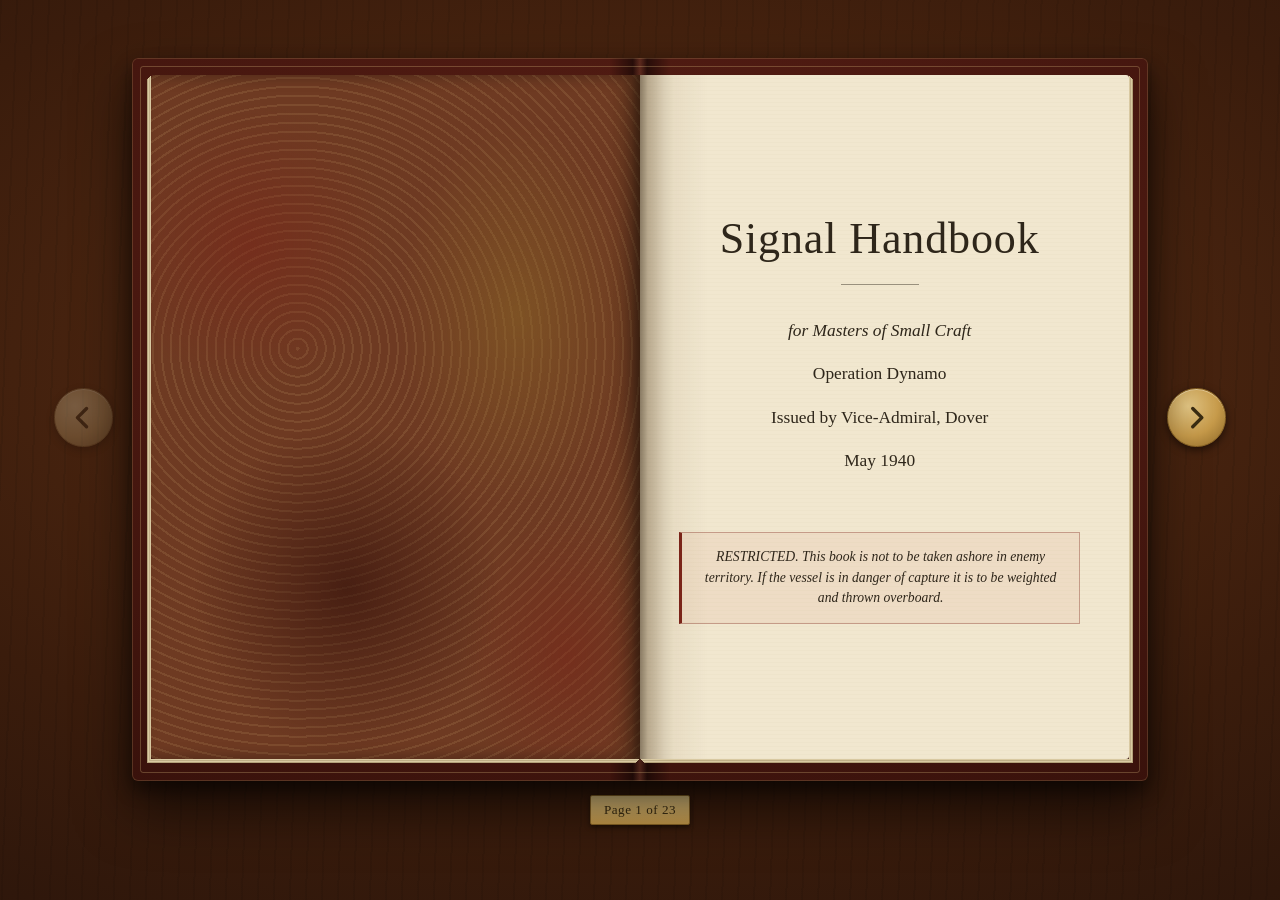
<file: Rulebook Demo/index.html>
<!DOCTYPE html>
<html lang="en">
<head>
<meta charset="utf-8">
<meta name="viewport" content="width=device-width, initial-scale=1">
<title>Rulebook</title>
<link rel="stylesheet" href="rulebook.css">
</head>
<body>

<main class="desk">

  <button class="turn turn--prev" id="prev" type="button" aria-label="Previous pages" disabled>
    <svg viewBox="0 0 24 24" aria-hidden="true"><path d="M15 5 L8 12 L15 19"/></svg>
  </button>

  <!-- The book. Pages are laid out by rulebook.js from the files in pages/. -->
  <div class="book" id="book">
    <div class="book__cover" aria-hidden="true"></div>

    <div class="spread">
      <div class="slot slot--left" id="left"></div>
      <div class="slot slot--right" id="right"></div>
      <div class="gutter" aria-hidden="true"></div>
      <div class="leaf" id="leaf" aria-hidden="true">
        <div class="leaf__face leaf__face--front" id="leafFront"></div>
        <div class="leaf__face leaf__face--back" id="leafBack"></div>
      </div>
    </div>

    <!-- An invisible page the same size as the real ones, used to measure
         how much text fits before anything is shown. -->
    <div class="measure" id="measure" aria-hidden="true"></div>
  </div>

  <button class="turn turn--next" id="next" type="button" aria-label="Next pages" disabled>
    <svg viewBox="0 0 24 24" aria-hidden="true"><path d="M9 5 L16 12 L9 19"/></svg>
  </button>

  <p class="plate" id="where" aria-live="polite">Opening the book&hellip;</p>
</main>

<script src="rulebook.js" defer></script>
</body>
</html>
</file>
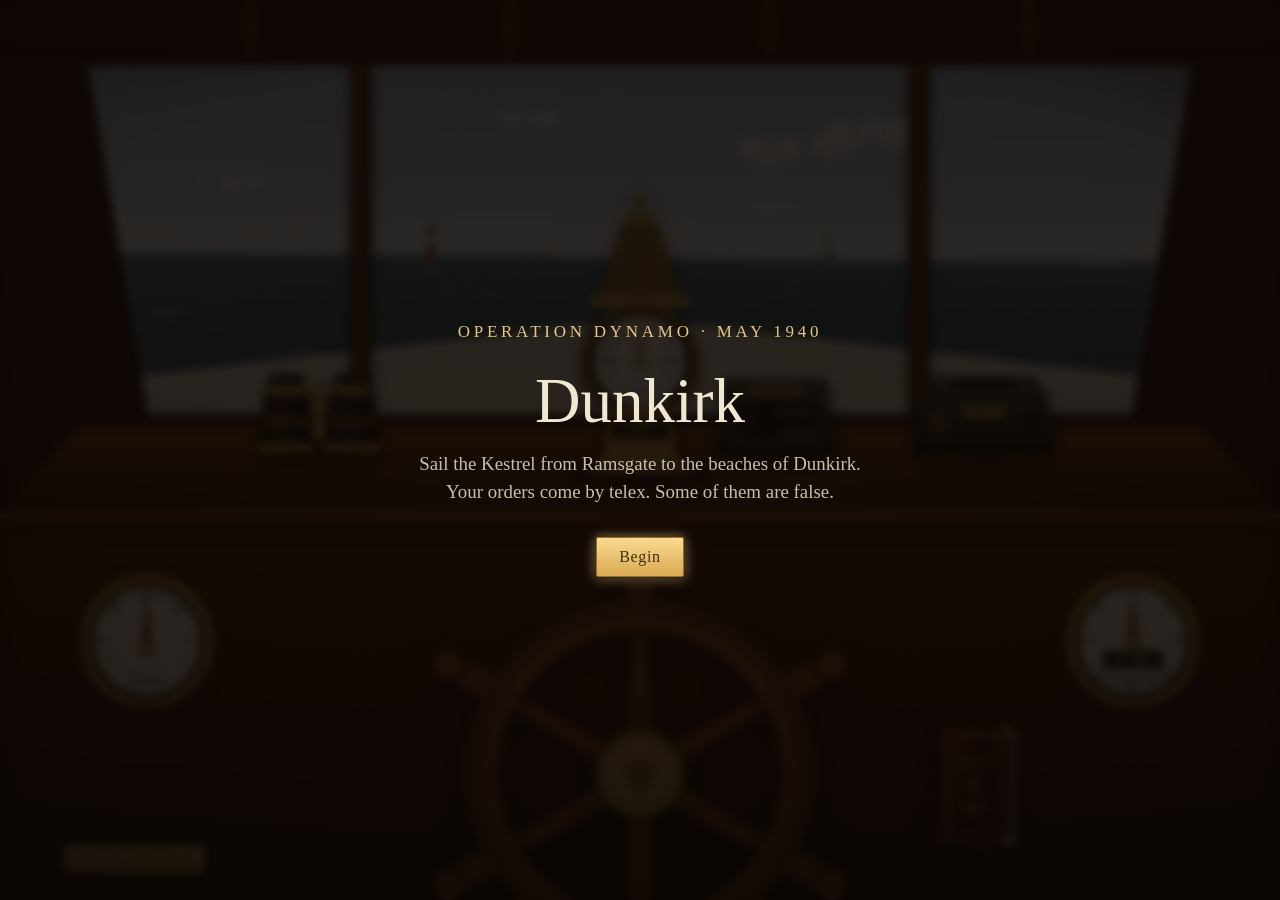
<file: Ship Functionality Demo/index.html>
<!DOCTYPE html>
<html lang="en">
<head>
<meta charset="utf-8">
<meta name="viewport" content="width=device-width, initial-scale=1">
<title>Shipbuild Demo</title>
<link rel="stylesheet" href="shipstyle.css">
<link rel="stylesheet" href="../Script/script.css">
<link rel="stylesheet" href="../Telex Machine Demo/desk.css">
<link rel="stylesheet" href="../Telex Machine Demo/decoder.css">
</head>
<body>

<div class="helm">

  <!-- Deckhead, right above the eye -->
  <div class="deckhead" aria-hidden="true">
    <span class="beam"></span><span class="beam"></span><span class="beam"></span><span class="beam"></span>
  </div>

  <!-- The windscreen. Seated, you see less of it. -->
  <div class="windshield">
    <div class="view" id="view">

      <div class="horizon" id="horizon">
        <div class="sky"></div>
        <div class="horizon__clouds" id="clouds"></div>
        <div class="air" id="air"></div>
        <div class="haze"></div>
        <div class="sea"></div>
        <div class="swell" id="swell"></div>
        <canvas class="surface" id="surface"></canvas>
        <div class="world" id="world"></div>
      </div>

      <svg class="foredeck" viewBox="0 0 1000 260" preserveAspectRatio="none" aria-hidden="true">
        <path class="deck__wake" d="M404 112 C450 92 550 92 596 112 C540 100 460 100 404 112 Z"/>
        <path class="deck__hull" d="M0 260 L0 218 C250 156 410 108 500 100 C590 108 750 156 1000 218 L1000 260 Z"/>
        <path class="deck__rail" d="M0 218 C250 156 410 108 500 100 C590 108 750 156 1000 218"/>
        <path class="deck__seam" d="M0 252 C260 196 420 152 500 146 C580 152 740 196 1000 252"/>
        <rect class="deck__hatch" x="452" y="186" width="96" height="34" rx="4"/>
        <line class="deck__mast" x1="500" y1="0" x2="500" y2="150"/>
        <path class="deck__pulpit" d="M420 152 L432 112 M580 152 L568 112 M432 112 Q500 96 568 112"/>
      </svg>

      <div class="glare" aria-hidden="true"></div>
    </div>

    <div class="mullion mullion--left" aria-hidden="true"></div>
    <div class="mullion mullion--right" aria-hidden="true"></div>
  </div>

  <!-- Cabin sides, splaying out towards the eye -->
  <div class="cabinside cabinside--port" aria-hidden="true"></div>
  <div class="cabinside cabinside--stbd" aria-hidden="true"></div>

  <!-- The varnished dash top, running away from you -->
  <div class="dashtop" aria-hidden="true"></div>

  <!-- Binnacle: stands on the dash, right behind the wheel -->
  <svg class="binnacle" viewBox="0 0 240 420" role="img" aria-label="Binnacle compass">
    <ellipse class="bin__shadow" cx="120" cy="404" rx="96" ry="14"/>

    <circle class="brass" cx="120" cy="40" r="10"/>
    <path class="brass" d="M98 56 L142 56 L137 74 L103 74 Z"/>
    <path class="brass brass--dark" d="M64 172 L97 72 L143 72 L176 172 Z"/>
    <path class="bin__rib" d="M102 76 L82 170 M120 74 L120 170 M138 76 L158 170"/>
    <rect class="brass" x="54" y="166" width="132" height="16" rx="4"/>

    <circle class="brass brass--dark" cx="120" cy="254" r="78"/>
    <circle class="bin__bowl" cx="120" cy="254" r="68"/>

    <!-- A steering card: read your heading where it meets the lubber line at the top.
         Graduations and figures are drawn onto #cardMarks by buildCard(). -->
    <g id="compassCard">
      <circle class="card__face" cx="120" cy="254" r="62"/>
      <g id="cardMarks"></g>
      <path class="card__rose" d="M120 226 L125 254 L120 282 L115 254 Z M92 254 L120 249 L148 254 L120 259 Z"/>
      <path class="card__north" d="M120 222 L126 244 L120 240 L114 244 Z"/>
      <circle class="card__pivot" cx="120" cy="254" r="3.5"/>
    </g>

    <path class="bin__sheen" d="M78 230 A62 62 0 0 1 132 194 A62 62 0 0 0 78 230 Z"/>
    <path class="bin__lubber" d="M120 184 L120 205"/>
    <path class="bin__lubberhead" d="M113 180 L127 180 L120 192 Z"/>

    <path class="brass" d="M80 316 L160 316 L170 390 L70 390 Z"/>
    <rect class="bin__plate" x="82" y="330" width="76" height="28" rx="3"/>
    <text class="bin__reading" id="headingPlate" x="120" y="349">000&#176;</text>
    <rect class="brass" x="56" y="386" width="128" height="16" rx="3"/>
  </svg>

  <!-- Position indicator, stood beside the binnacle. Reads metres from where she
       started, which is (0, 0): X is east, Y is north. Same enamel as the telex. -->
  <svg class="position" viewBox="0 0 170 120" role="img"
       aria-label="Position indicator: metres from the start, X east and Y north">
    <defs>
      <linearGradient id="posEnamel" x1="0" x2="0" y1="0" y2="1">
        <stop offset="0" stop-color="#4a5142"/>
        <stop offset="0.4" stop-color="#33382f"/>
        <stop offset="1" stop-color="#1e211c"/>
      </linearGradient>
    </defs>
    <ellipse class="tx__shadow pos__footing" cx="85" cy="113" rx="80" ry="7"/>
    <!-- Straps it hangs from on narrow screens, where it moves up to the deckhead -->
    <g class="pos__hanger">
      <rect class="brass" x="36" y="-140" width="7" height="158" rx="2"/>
      <rect class="brass" x="127" y="-140" width="7" height="158" rx="2"/>
    </g>

    <path class="pos__shell" d="M18 14 L152 14 L164 106 L6 106 Z"/>
    <path class="tx__edge" d="M21 17 L149 17"/>

    <rect class="tx__plate" x="53" y="21" width="64" height="13" rx="2"/>
    <text class="tx__letter" x="85" y="30.5">POSITION</text>

    <rect class="pos__window" x="24" y="40" width="122" height="58" rx="3"/>
    <text class="pos__axis" x="34" y="63">X</text>
    <text class="pos__value" id="posX" x="136" y="64">+0000</text>
    <path class="pos__rule" d="M30 71 L140 71"/>
    <text class="pos__axis" x="34" y="89">Y</text>
    <text class="pos__value" id="posY" x="136" y="90">+0000</text>
    <path class="pos__sheen" d="M28 44 L70 44 L56 94 L28 94 Z"/>

    <rect class="tx__foot" x="14" y="104" width="24" height="7" rx="2"/>
    <rect class="tx__foot" x="132" y="104" width="24" height="7" rx="2"/>
  </svg>

  <!-- Binoculars, stood on the dash top to port of the binnacle. Click to raise them. -->
  <button class="prop binoculars" id="binoculars" type="button"
          aria-label="Binoculars: raise them to look out" data-label="Binoculars">
    <svg viewBox="0 0 200 130" aria-hidden="true">
      <defs>
        <linearGradient id="binoLeather" x1="0" x2="1" y1="0" y2="0">
          <stop offset="0" stop-color="#110a06"/>
          <stop offset="0.45" stop-color="#3b2819"/>
          <stop offset="1" stop-color="#140c07"/>
        </linearGradient>
      </defs>
      <ellipse class="bino__shadow" cx="100" cy="122" rx="94" ry="8"/>

      <rect class="brass brass--dark" x="84" y="52" width="32" height="12" rx="3"/>
      <rect class="brass brass--dark" x="84" y="92" width="32" height="12" rx="3"/>
      <rect class="brass" x="93" y="30" width="14" height="74" rx="5"/>
      <rect class="bino__knurl" x="89" y="36" width="22" height="15" rx="3"/>
      <path class="bino__grip" d="M93 38 L93 49 M97 38 L97 49 M101 38 L101 49 M105 38 L105 49"/>

      <path class="bino__body" d="M30 44 L84 44 L90 114 L22 114 Z"/>
      <path class="bino__body" d="M116 44 L170 44 L178 114 L110 114 Z"/>
      <path class="bino__band" d="M27 76 L87 76 L88 85 L26 85 Z"/>
      <path class="bino__band" d="M113 76 L173 76 L174 85 L112 85 Z"/>
      <path class="bino__sheen" d="M37 48 L44 48 L40 110 L32 110 Z"/>
      <path class="bino__sheen" d="M123 48 L130 48 L126 110 L118 110 Z"/>

      <rect class="brass" x="19" y="110" width="74" height="10" rx="3"/>
      <rect class="brass" x="107" y="110" width="74" height="10" rx="3"/>

      <rect class="brass" x="36" y="26" width="42" height="20" rx="4"/>
      <rect class="brass" x="122" y="26" width="42" height="20" rx="4"/>
      <ellipse class="bino__cup" cx="57" cy="26" rx="24" ry="7.5"/>
      <ellipse class="bino__cup" cx="143" cy="26" rx="24" ry="7.5"/>
      <ellipse class="bino__glass" cx="57" cy="26" rx="15" ry="4.5"/>
      <ellipse class="bino__glass" cx="143" cy="26" rx="15" ry="4.5"/>
      <path class="bino__glint" d="M47 25 Q52 22 60 22.5"/>
      <path class="bino__glint" d="M133 25 Q138 22 146 22.5"/>
    </svg>
  </button>

  <!-- Teleprinter, stood on the dash top to starboard. It stays put: when a signal
       comes in the lamp flashes and it prints a slip. Click the slip to read it. -->
  <div class="telex" id="telex">
    <div class="telex__feed">
      <button class="telex__slip" id="telexSlip" type="button" hidden disabled
              aria-label="Signal slip: pick it up to read it">
        <span class="telex__type" id="telexType"></span>
      </button>
    </div>
    <!-- Lit after a German aircraft is identified: click the machine to report it -->
    <button class="telex__report" id="telexReport" type="button" hidden
            aria-label="Report the German aircraft on the telex">
      <span class="telex__tag">Report sighting</span>
    </button>
    <svg viewBox="0 0 200 150" aria-hidden="true">
      <defs>
        <linearGradient id="txEnamel" x1="0" x2="0" y1="0" y2="1">
          <stop offset="0" stop-color="#4a5142"/>
          <stop offset="0.4" stop-color="#33382f"/>
          <stop offset="1" stop-color="#1e211c"/>
        </linearGradient>
      </defs>
      <ellipse class="tx__shadow" cx="100" cy="142" rx="96" ry="8"/>

      <path class="tx__lid" d="M34 46 L166 46 L172 64 L28 64 Z"/>
      <rect class="tx__platen" x="52" y="48" width="96" height="10" rx="5"/>
      <path class="tx__ribs" d="M54 51 L146 51 M54 54 L146 54"/>
      <circle class="tx__bezel" cx="52" cy="53" r="4"/>
      <circle class="tx__bezel" cx="148" cy="53" r="4"/>

      <path class="tx__shell" d="M22 62 L178 62 L192 132 L8 132 Z"/>
      <path class="tx__edge" d="M25 65 L175 65"/>

      <rect class="tx__plate" x="72" y="82" width="56" height="15" rx="2"/>
      <text class="tx__letter" x="100" y="93">TELEX</text>

      <circle class="tx__bezel" cx="42" cy="102" r="11"/>
      <circle class="tx__lamp" cx="42" cy="102" r="7"/>
      <circle class="tx__glint" cx="39.5" cy="99.5" r="2"/>

      <rect class="tx__button" x="143" y="93" width="36" height="18" rx="4"/>

      <rect class="tx__foot" x="14" y="130" width="26" height="8" rx="2"/>
      <rect class="tx__foot" x="160" y="130" width="26" height="8" rx="2"/>
    </svg>
  </div>

  <!-- The cipher desk's folder, beside the teleprinter. Every slip that's been read is
       filed in it; click it to open the desk. The badge counts the pages (desk.js). -->
  <button class="deskopen" id="deskopen" type="button" aria-haspopup="dialog" aria-expanded="false"
          aria-label="Cipher desk: the folder of filed signals" title="Cipher desk">
    <svg class="deskopen__folder" viewBox="0 0 64 50" aria-hidden="true">
      <path class="fo__back" d="M2 8 Q2 4 6 4 L22 4 L27 9 L58 9 Q62 9 62 13 L62 44 Q62 48 58 48 L6 48 Q2 48 2 44 Z"/>
      <rect class="fo__paper" x="8" y="11" width="46" height="24" rx="1" transform="rotate(-3 31 23)"/>
      <path class="fo__lines" d="M13 16 H47 M13 21 H43 M13 26 H45" transform="rotate(-3 31 23)"/>
      <path class="fo__front" d="M2 21 Q2 18 5 18 L59 18 Q62 18 62 21 L62 44 Q62 48 58 48 L6 48 Q2 48 2 44 Z"/>
      <path class="fo__label" d="M22 28 H42 V36 H22 Z"/>
    </svg>
    <b id="deskcount">0</b>
  </button>

  <!-- Dash face with the working instruments -->
  <div class="dashface">
    <div class="dashface__lip" aria-hidden="true"></div>

    <svg class="dial dial--port" viewBox="0 0 130 130" role="img" aria-label="Rudder angle indicator">
      <circle class="dial__bezel" cx="65" cy="65" r="58"/>
      <circle class="dial__face" cx="65" cy="65" r="50"/>
      <path class="dial__arc" d="M25 42 A50 50 0 0 1 105 42"/>
      <path class="dial__tick" d="M65 17 L65 27 M31 31 L38 38 M99 31 L92 38 M17 65 L27 65 M113 65 L103 65"/>
      <text class="dial__side dial__side--port" x="30" y="86">P</text>
      <text class="dial__side dial__side--stbd" x="100" y="86">S</text>
      <g id="rudderNeedle">
        <path class="dial__needle" d="M65 74 L61 68 L65 24 L69 68 Z"/>
      </g>
      <circle class="dial__cap" cx="65" cy="72" r="7"/>
      <text class="dial__label" x="65" y="105">Rudder</text>
    </svg>

    <svg class="dial dial--stbd" viewBox="0 0 130 130" role="img" aria-label="Patent log">
      <circle class="dial__bezel" cx="65" cy="65" r="58"/>
      <circle class="dial__face" cx="65" cy="65" r="50"/>
      <path class="dial__tick" d="M65 17 L65 26 M113 65 L104 65 M65 113 L65 104 M17 65 L26 65 M99 31 L93 37 M99 99 L93 93 M31 99 L37 93 M31 31 L37 37"/>
      <g id="logNeedle">
        <path class="dial__needle" d="M65 70 L61 64 L65 22 L69 64 Z"/>
      </g>
      <circle class="dial__cap" cx="65" cy="65" r="7"/>
      <rect class="dial__window" x="38" y="74" width="54" height="17" rx="2"/>
      <text class="dial__counter" id="logCounter" x="65" y="87">0.00</text>
      <text class="dial__label" x="65" y="106">Log, nm</text>
    </svg>

    <p class="speedplate">Half ahead &middot; 15 knots</p>
    <p class="shoalplate" id="shoalPlate" role="status">Shoal water &middot; bear away to port</p>
  </div>

  <!-- Nearest thing to the eye: the wheel in your hands -->
  <svg class="wheel" id="wheel" viewBox="-115 -115 230 230" role="img" aria-label="Ship's wheel, drag to steer">
    <defs>
      <g id="spoke">
        <path class="wheel__spoke" d="M-5 -20 L-4 -74 L-7 -74 L-7 -96 L7 -96 L7 -74 L4 -74 L5 -20 Z"/>
        <circle class="wheel__collar" cx="0" cy="-70" r="7"/>
        <circle class="wheel__grip" cx="0" cy="-101" r="7.5"/>
      </g>
    </defs>
    <circle class="wheel__hit" cx="0" cy="0" r="112"/>
    <g id="rotor">
      <use href="#spoke" transform="rotate(0)"/>
      <use href="#spoke" transform="rotate(60)"/>
      <use href="#spoke" transform="rotate(120)"/>
      <use href="#spoke" transform="rotate(180)"/>
      <use href="#spoke" transform="rotate(240)"/>
      <use href="#spoke" transform="rotate(300)"/>
      <circle class="wheel__rim" cx="0" cy="0" r="72"/>
      <circle class="wheel__rim wheel__rim--light" cx="0" cy="0" r="69"/>
      <circle class="wheel__hub" cx="0" cy="0" r="19"/>
      <circle class="wheel__nut" cx="0" cy="0" r="6"/>
      <circle class="wheel__king" cx="0" cy="-101" r="7.5"/>
    </g>
  </svg>

  <!-- Rulebook, hung on the dash face to starboard of the wheel. Click to open it.
       The book itself lives in ../Rulebook Demo; its pages are .js files there. -->
  <button class="prop rulebook" id="rulebook" type="button"
          aria-label="Rulebook: open it to read the rules" data-label="Rulebook">
    <svg viewBox="0 0 150 200" aria-hidden="true">
      <defs>
        <linearGradient id="rbLeather" x1="0" x2="1" y1="0" y2="1">
          <stop offset="0" stop-color="#6a2a1b"/>
          <stop offset="0.55" stop-color="#4a1a12"/>
          <stop offset="1" stop-color="#2e0d08"/>
        </linearGradient>
      </defs>
      <ellipse class="rb__shadow" cx="76" cy="193" rx="68" ry="6"/>

      <path class="rb__pages" d="M24 14 L134 14 Q140 14 140 20 L140 180 Q140 186 134 186 L24 186 Z"/>
      <path class="rb__leaves" d="M136 20 L136 180 M138 22 L138 178"/>

      <rect class="rb__cover" x="10" y="8" width="124" height="176" rx="5"/>
      <rect class="rb__spine" x="10" y="8" width="20" height="176" rx="4"/>
      <path class="rb__band" d="M12 38 L28 38 M12 78 L28 78 M12 118 L28 118 M12 158 L28 158"/>
      <path class="rb__sheen" d="M34 12 L60 12 L44 180 L34 180 Z"/>

      <rect class="rb__gilt" x="38" y="20" width="84" height="152" rx="2"/>
      <rect class="rb__gilt" x="42" y="24" width="76" height="144" rx="1"/>
      <text class="rb__title" x="80" y="66">RULES</text>
      <path class="rb__gilt" d="M60 76 L100 76"/>
      <!-- A fouled anchor -->
      <path class="rb__emblem" d="M80 94 L80 136 M70 102 L90 102 M66 124 Q68 138 80 138 Q92 138 94 124 M62 128 L66 122 L72 127 M98 128 L94 122 L88 127"/>
      <circle class="rb__emblem" cx="80" cy="90" r="4"/>

      <path class="brass" d="M134 8 L134 26 L118 8 Z"/>
      <path class="brass" d="M134 184 L134 166 L118 184 Z"/>

      <path class="rb__ribbon" d="M96 184 L96 198 L100 194 L104 198 L104 184 Z"/>
    </svg>
  </button>

  <div class="gloom" aria-hidden="true"></div>
</div>

<!-- Looking through the binoculars. Same sea, same heading, much closer. -->
<div class="glasses" id="glasses" role="dialog" aria-modal="true"
     aria-label="Looking through the binoculars" aria-hidden="true">
  <div class="glasses__probe" id="glassProbe" aria-hidden="true"></div>
  <div class="glasses__optic">
    <div class="glasses__cup glasses__cup--leather" aria-hidden="true"></div>
    <div class="glasses__cup glasses__cup--brass" aria-hidden="true"></div>
    <div class="glasses__cup glasses__cup--gap" aria-hidden="true"></div>

    <div class="glasses__cup glasses__field" id="glassField">
      <div class="glasses__scene" id="glassScene">
        <div class="glasses__sky" id="glassSky"></div>
        <div class="glasses__sun" id="glassSun"></div>
        <div class="glasses__clouds" id="glassClouds"></div>
        <div class="glasses__sea" id="glassSea"><div class="swell" id="glassSwell"></div></div>
        <div class="glasses__haze" id="glassHaze"></div>
        <canvas class="surface" id="glassSurface"></canvas>
        <div class="world" id="glassWorld"></div>
        <div class="glasses__air" id="glassAir"></div>
      </div>
      <div class="glasses__lens" aria-hidden="true"></div>
      <svg class="glasses__reticle" viewBox="-100 -40 200 80" aria-hidden="true">
        <path d="M-90 0 L90 0 M0 -30 L0 30"/>
        <path d="M-80 -4 L-80 4 M-60 -4 L-60 4 M-40 -6 L-40 6 M-20 -4 L-20 4 M20 -4 L20 4 M40 -6 L40 6 M60 -4 L60 4 M80 -4 L80 4"/>
      </svg>
    </div>
  </div>

  <p class="glasses__hint" id="glassHint">Drag to look about &middot; scroll to change power &middot; click an aircraft to identify it &middot; Esc to lower</p>
  <p class="glasses__plate" id="glassPlate" aria-live="off">Bearing 000&#176; &middot; Elevation +0&#176; &middot; 7&#215;</p>

  <!-- Asked when you click an aircraft. It holds still until you answer. -->
  <div class="glasses__ask" id="glassAsk" role="group" aria-labelledby="glassQuestion" aria-hidden="true" tabindex="-1">
    <p class="glasses__question" id="glassQuestion">Is this aircraft German or Allied?</p>
    <div class="glasses__answers">
      <button class="glasses__answer" type="button" data-side="german">German</button>
      <button class="glasses__answer" type="button" data-side="allied">Allied</button>
    </div>
    <p class="glasses__verdict" id="glassVerdict" aria-live="polite"></p>
  </div>

  <button class="glasses__lower" id="glassLower" type="button">Lower glasses</button>
  <!-- The rulebook's spine, peeking in at the right. Opens the book beside the glasses. -->
  <button class="book-spine" id="glassBook" type="button"
          aria-label="Rulebook: open it beside the glasses">
    <span class="book-spine__title">RULEBOOK</span>
  </button>
</div>

<!-- The slip off the teleprinter, picked up and held close enough to read -->
<div class="signal" id="signal" role="dialog" aria-modal="true"
     aria-label="Signal" aria-hidden="true">
  <pre class="signal__sheet" id="signalSheet"></pre>
  <!-- Cipher desk tools: filled by decoder.js for keys, enciphered signals
       and signals the player has to judge -->
  <aside class="tools" id="tools" aria-label="Cipher desk tools" hidden></aside>
  <button class="signal__back" id="signalBack" type="button">Put it down</button>
  <!-- The rulebook's spine, peeking in at the right. Opens the book beside the slip. -->
  <button class="book-spine" id="signalBook" type="button"
          aria-label="Rulebook: open it beside the signal">
    <span class="book-spine__title">RULEBOOK</span>
  </button>
</div>

<!-- The cipher desk. Every slip is taken off the teleprinter and filed here once
     it has been read. The desk itself lives in ../Telex Machine Demo (desk.js);
     its folder sits beside the teleprinter, on the dash top. -->

<div class="desk" id="desk" role="dialog" aria-modal="true" aria-label="Cipher desk" hidden>
  <header class="desk__bar">
    <div class="desk__plate">Cipher desk</div>
    <div class="desk__filters" role="group" aria-label="Show">
      <button type="button" data-filter="all" aria-pressed="true">All <b>0</b></button>
      <button type="button" data-filter="cipher" aria-pressed="false">Cipher <b>0</b></button>
      <button type="button" data-filter="plain" aria-pressed="false">Plain <b>0</b></button>
    </div>
    <button class="desk__tidy" id="desktidy" type="button">Tidy</button>
    <p class="desk__hint">Drag pages to arrange them. Drop a key on a cipher message to clip it; pull a key off to unclip it. Click a page to read it again.</p>
    <button class="close" id="deskclose" type="button" aria-label="Put the desk away"></button>
  </header>
  <div class="desk__surface" id="desksurface">
    <p class="desk__empty" id="deskempty"></p>
  </div>
</div>

<!-- Reading the rulebook. The book stays in its own folder (../Rulebook Demo)
     and is loaded here the first time it's opened. -->
<div class="room room--book" id="bookroom" role="dialog" aria-modal="true"
     aria-label="Reading the rulebook" aria-hidden="true">
  <!-- A copy of the slip, shown beside the book when it's opened from the telex -->
  <pre class="signal__sheet room__aside" id="bookSignal" aria-label="Signal"></pre>
  <iframe class="room__frame" id="bookFrame" title="Rulebook"
          data-src="../Rulebook Demo/index.html"></iframe>
  <button class="room__back" id="bookBack" type="button">Close the book</button>
</div>

<template id="art-lighthouse">
  <svg class="art art--lighthouse" viewBox="0 0 44 130" preserveAspectRatio="none">
    <path class="art__rock" d="M0 130 L5 114 L39 114 L44 130 Z"/>
    <path class="art__tower" d="M15 116 L17 38 L27 38 L29 116 Z"/>
    <rect class="art__band" x="16" y="62" width="12" height="16"/>
    <rect class="art__lantern" x="14" y="24" width="16" height="14" rx="2"/>
    <path class="art__cap" d="M12 24 L22 12 L32 24 Z"/>
  </svg>
</template>

<template id="art-buoy-port">
  <svg class="art art--buoy art--port" viewBox="0 0 26 78" preserveAspectRatio="none">
    <path class="art__body" d="M7 68 L6 34 L20 34 L19 68 Z"/>
    <rect class="art__mast" x="12" y="12" width="2" height="24"/>
    <rect class="art__topmark" x="6" y="4" width="14" height="10"/>
    <path class="art__wash" d="M1 70 Q13 62 25 70 Q13 77 1 70 Z"/>
  </svg>
</template>

<template id="art-buoy-starboard">
  <svg class="art art--buoy art--starboard" viewBox="0 0 26 78" preserveAspectRatio="none">
    <path class="art__body" d="M6 68 L7 36 L19 36 L20 68 Z"/>
    <rect class="art__mast" x="12" y="14" width="2" height="24"/>
    <path class="art__topmark" d="M13 2 L20 16 L6 16 Z"/>
    <path class="art__wash" d="M1 70 Q13 62 25 70 Q13 77 1 70 Z"/>
  </svg>
</template>

<template id="art-sloop">
  <svg class="art art--sloop" viewBox="0 0 64 96" preserveAspectRatio="none">
    <path class="art__main" d="M33 6 L33 70 L56 70 Z"/>
    <path class="art__jib" d="M31 10 L31 70 L12 70 Z"/>
    <path class="art__hull" d="M6 70 L60 70 L52 82 L14 82 Z"/>
  </svg>
</template>

<template id="art-freighter">
  <svg class="art art--freighter" viewBox="0 0 300 84" preserveAspectRatio="none">
    <path class="art__hull" d="M6 54 L294 54 L276 76 L24 76 Z"/>
    <rect class="art__box" x="54" y="36" width="42" height="18"/>
    <rect class="art__box" x="104" y="30" width="46" height="24"/>
    <rect class="art__box" x="158" y="38" width="38" height="16"/>
    <rect class="art__house" x="212" y="18" width="46" height="36"/>
    <rect class="art__stack" x="230" y="4" width="12" height="16"/>
  </svg>
</template>

<!-- Things up in the sky, only made out through the glasses -->
<template id="art-gull">
  <svg class="art art--gull" viewBox="0 0 40 16" preserveAspectRatio="none">
    <path d="M2 10 Q10 1 20 9 Q30 1 38 10 Q30 5 20 12 Q10 5 2 10 Z"/>
  </svg>
</template>

<!-- What an aircraft looks like from the helm: no markings, no type, just a dark shape.
     Drawn nose-up, then turned to fly right, like the sprites below. -->
<template id="art-silhouette">
  <svg class="art art--silhouette" viewBox="-150 -150 300 300" preserveAspectRatio="none">
    <g transform="rotate(90)">
      <path d="M0 -100 C7 -100 11 -92 11 -80 L11 -40 L120 -26 Q128 -24 128 -16 L128 -6 Q128 0 120 0 L11 8 L7 70 L44 78 Q50 80 50 86 L50 92 L4 96 L0 104 L-4 96 L-50 92 L-50 86 Q-50 80 -44 78 L-7 70 L-11 8 L-120 0 Q-128 0 -128 -6 L-128 -16 Q-128 -24 -120 -26 L-11 -40 L-11 -80 C-11 -92 -7 -100 0 -100 Z"/>
    </g>
  </svg>
</template>

<!-- Aircraft for WEFT spotting, seen from below. Drawn nose-up, then turned to fly right.
     Squashed a little by the <svg> box so the span foreshortens, as if seen at an angle. -->

<!-- Junkers Ju 87 "Stuka": gull wing with a kink, fixed spatted legs, chin radiator, square tail -->
<template id="art-stuka">
  <svg class="art art--plane" viewBox="-150 -150 300 300" preserveAspectRatio="none">
    <defs>
      <g id="balken">
        <path class="cross__edge" d="M-6 -15 H6 V-6 H15 V6 H6 V15 H-6 V6 H-15 V-6 H-6 Z"/>
        <path class="cross__bar"  d="M-2.5 -15 H2.5 V-2.5 H15 V2.5 H2.5 V15 H-2.5 V2.5 H-15 V-2.5 H-2.5 Z"/>
      </g>

      <!-- One half of the aircraft; mirrored for the other side -->
      <g id="ju-half">
        <path class="ju__skin" d="M12 -38 L62 -37 L130 -27 Q140 -25 140 -14 L139 2 Q138 8 131 8 L62 18 L12 20 Z"/>
        <path class="panel ju__panel" d="M62 -37 L62 18 M66 12 L134 3"/>
        <path class="ju__brake" d="M72 -31 L120 -25"/>
        <use href="#balken" x="100" y="-6"/>

        <path class="ju__skin" d="M5 84 L46 86 Q54 88 54 95 Q54 104 46 105 L5 106 Z"/>
        <path class="panel ju__panel" d="M8 98 L50 98"/>
        <path class="ju__strut" d="M7 76 L30 90"/>

        <path class="ju__leg" d="M62 -30 L62 -14"/>
        <path class="ju__spat" d="M62 -66 C68 -66 70 -52 69 -40 C68 -30 66 -24 62 -24 C58 -24 56 -30 55 -40 C54 -52 56 -66 62 -66 Z"/>
      </g>
    </defs>

    <g transform="rotate(90)">
      <use href="#ju-half"/>
      <use href="#ju-half" transform="scale(-1 1)"/>

      <path class="ju__skin" d="M0 -106 C8 -106 13 -100 14 -90 L15 -40 C15 -10 13 20 9 60 L5 108 C4 114 -4 114 -5 108 L-9 60 C-13 20 -15 -10 -15 -40 L-14 -90 C-13 -100 -8 -106 0 -106 Z"/>
      <path class="panel ju__panel" d="M-14 -62 L14 -62 M0 30 L0 104"/>
      <rect class="ju__radiator" x="-8" y="-92" width="16" height="20" rx="3"/>

      <ellipse class="ju__bomb" cx="0" cy="-18" rx="5" ry="24"/>
      <path class="ju__bomb" d="M-7 12 L7 12 L4 4 L-4 4 Z"/>

      <ellipse class="ju__spinner" cx="0" cy="-108" rx="6" ry="5"/>
      <ellipse class="airscrew" cx="0" cy="-112" rx="34" ry="2.5"/>
    </g>
  </svg>
</template>

<!-- Supermarine Spitfire Mk I: elliptical wing, gear tucked away, one radiator under the
     starboard wing, slim fuselage, rounded tail. From below, starboard is on the left (-x). -->
<template id="art-spitfire">
  <svg class="art art--plane" viewBox="-150 -150 300 300" preserveAspectRatio="none">
    <defs>
      <!-- Wing outline, no colour of its own: each side takes its paint from the <use> -->
      <path id="spit-wing" d="M10 -30 C44 -31 84 -26 104 -14 C114 -8 116 0 110 5 C96 12 60 18 10 22 Z"/>

      <g id="roundel">
        <circle class="roundel__blue"  r="11"/>
        <circle class="roundel__white" r="7"/>
        <circle class="roundel__red"   r="3.5"/>
      </g>

      <!-- Markings and panel lines for one wing; mirrored for the other -->
      <g id="spit-marks">
        <path class="panel spit__panel" d="M12 19 L56 15 M62 14 C84 10 100 4 108 -6"/>
        <ellipse class="panel spit__panel" cx="30" cy="-6" rx="11" ry="8"/>
        <use href="#roundel" x="76" y="-4"/>
        <path class="spit__skin" d="M4 72 C22 70 34 74 36 80 C37 86 30 90 4 90 Z"/>
      </g>
    </defs>

    <g transform="rotate(90)">
      <use href="#spit-wing" class="spit__wing--port"/>
      <use href="#spit-wing" class="spit__wing--stbd" transform="scale(-1 1)"/>
      <use href="#spit-marks"/>
      <use href="#spit-marks" transform="scale(-1 1)"/>

      <rect class="spit__radiator" x="-52" y="-6" width="16" height="22" rx="3"/>
      <rect class="spit__radiator" x="36" y="-8" width="10" height="14" rx="5"/>

      <path class="spit__skin" d="M0 -88 C6 -88 10 -82 11 -72 L11 -20 C11 10 9 40 6 70 L3 92 C2 96 -2 96 -3 92 L-6 70 C-9 40 -11 10 -11 -20 L-11 -72 C-10 -82 -6 -88 0 -88 Z"/>
      <path class="panel spit__panel" d="M-11 -60 L11 -60 M0 20 L0 88"/>

      <path class="spit__spinner" d="M0 -100 C4 -96 6 -90 6 -86 L-6 -86 C-6 -90 -4 -96 0 -100 Z"/>
      <ellipse class="airscrew" cx="0" cy="-88" rx="33" ry="2.4"/>
    </g>
  </svg>
</template>

<!-- Messerschmitt Bf 109 E: straight tapered wing with square-cut tips (not the Spitfire's
     ellipse), a radiator under each wing, slim fuselage, braced square tailplane -->
<template id="art-bf109">
  <svg class="art art--plane" viewBox="-150 -150 300 300" preserveAspectRatio="none">
    <defs>
      <g id="balken-me">
        <path class="cross__edge" d="M-6 -15 H6 V-6 H15 V6 H6 V15 H-6 V6 H-15 V-6 H-6 Z"/>
        <path class="cross__bar"  d="M-2.5 -15 H2.5 V-2.5 H15 V2.5 H2.5 V15 H-2.5 V2.5 H-15 V-2.5 H-2.5 Z"/>
      </g>
      <g id="me-half">
        <path class="me__skin" d="M10 -30 L106 -17 Q110 -16 110 -12 L110 2 Q110 6 106 6 L10 18 Z"/>
        <path class="panel me__panel" d="M12 12 L104 2 M52 -24 L52 13"/>
        <rect class="me__radiator" x="30" y="-10" width="15" height="21" rx="2"/>
        <use href="#balken-me" x="80" y="-6"/>
        <path class="me__skin" d="M4 80 L38 82 Q42 83 42 87 L42 95 Q42 98 38 98 L4 100 Z"/>
        <path class="me__strut" d="M6 92 L26 84"/>
      </g>
    </defs>
    <g transform="rotate(90)">
      <use href="#me-half"/>
      <use href="#me-half" transform="scale(-1 1)"/>
      <path class="me__skin" d="M0 -98 C6 -98 10 -92 10 -80 L11 -20 C11 10 9 40 6 72 L3 104 C2 108 -2 108 -3 104 L-6 72 C-9 40 -11 10 -11 -20 L-10 -80 C-10 -92 -6 -98 0 -98 Z"/>
      <path class="panel me__panel" d="M-10 -66 L10 -66 M0 24 L0 100"/>
      <rect class="me__radiator" x="-5" y="-84" width="10" height="12" rx="2"/>
      <ellipse class="me__spinner" cx="0" cy="-100" rx="5" ry="5"/>
      <ellipse class="airscrew" cx="0" cy="-104" rx="32" ry="2.4"/>
    </g>
  </svg>
</template>

<!-- Hawker Hurricane Mk I: thick wing, straighter leading edge and rounder tips than the
     Spitfire, big radiator under the belly behind the wing, humped fuselage, round tail.
     Black and white undersides like the Spitfire's. From below, starboard is on the left. -->
<template id="art-hurricane">
  <svg class="art art--plane" viewBox="-150 -150 300 300" preserveAspectRatio="none">
    <defs>
      <path id="hurri-wing" d="M10 -32 L94 -24 Q116 -22 116 -9 Q116 4 100 8 L10 24 Z"/>
      <g id="roundel-hu">
        <circle class="roundel__blue"  r="11"/>
        <circle class="roundel__white" r="7"/>
        <circle class="roundel__red"   r="3.5"/>
      </g>
      <g id="hurri-marks">
        <path class="panel hu__panel" d="M12 20 L60 13 M44 -28 L44 16"/>
        <use href="#roundel-hu" x="76" y="-6"/>
        <path class="hu__skin" d="M4 76 C26 74 38 78 40 86 C41 94 32 98 4 98 Z"/>
      </g>
    </defs>
    <g transform="rotate(90)">
      <use href="#hurri-wing" class="hu__wing--port"/>
      <use href="#hurri-wing" class="hu__wing--stbd" transform="scale(-1 1)"/>
      <use href="#hurri-marks"/>
      <use href="#hurri-marks" transform="scale(-1 1)"/>
      <path class="hu__skin" d="M0 -86 C8 -86 13 -80 13 -70 L14 -20 C14 12 12 42 8 70 L3 96 C2 100 -2 100 -3 96 L-8 70 C-12 42 -14 12 -14 -20 L-13 -70 C-13 -80 -8 -86 0 -86 Z"/>
      <path class="panel hu__panel" d="M-13 -58 L13 -58 M0 40 L0 94"/>
      <rect class="hu__radiator" x="-9" y="8" width="18" height="28" rx="5"/>
      <path class="hu__spinner" d="M0 -98 C4 -94 6 -88 6 -85 L-6 -85 C-6 -88 -4 -94 0 -98 Z"/>
      <ellipse class="airscrew" cx="0" cy="-87" rx="34" ry="2.4"/>
    </g>
  </svg>
</template>

<!-- Heinkel He 111 P: a bomber. Broad wing with rounded tips, two engines with their
     own airscrews, glazed nose, ventral gondola, crosses well out on the wings -->
<template id="art-he111">
  <svg class="art art--plane" viewBox="-150 -150 300 300" preserveAspectRatio="none">
    <defs>
      <g id="balken-he">
        <path class="cross__edge" d="M-6 -15 H6 V-6 H15 V6 H6 V15 H-6 V6 H-15 V-6 H-6 Z"/>
        <path class="cross__bar"  d="M-2.5 -15 H2.5 V-2.5 H15 V2.5 H2.5 V15 H-2.5 V2.5 H-15 V-2.5 H-2.5 Z"/>
      </g>
      <g id="he-half">
        <path class="he__skin" d="M12 -34 L52 -36 L122 -24 Q144 -20 144 -9 Q144 2 130 5 L52 17 L12 19 Z"/>
        <path class="panel he__panel" d="M14 14 L128 0 M84 -30 L84 10"/>
        <use href="#balken-he" x="112" y="-7"/>
        <path class="he__nacelle" d="M48 -72 C54 -72 57 -64 57 -52 L56 22 C56 28 52 30 48 30 C44 30 40 28 40 22 L39 -52 C39 -64 42 -72 48 -72 Z"/>
        <ellipse class="he__spinner" cx="48" cy="-74" rx="5" ry="4"/>
        <ellipse class="airscrew" cx="48" cy="-77" rx="26" ry="2.2"/>
        <path class="he__skin" d="M5 86 L44 88 Q56 90 56 97 Q56 104 44 106 L5 108 Z"/>
      </g>
    </defs>
    <g transform="rotate(90)">
      <use href="#he-half"/>
      <use href="#he-half" transform="scale(-1 1)"/>
      <path class="he__skin" d="M0 -100 C10 -100 15 -90 15 -76 L15 -20 C15 20 12 50 8 80 L4 112 C3 116 -3 116 -4 112 L-8 80 C-12 50 -15 20 -15 -20 L-15 -76 C-15 -90 -10 -100 0 -100 Z"/>
      <path class="he__glass" d="M0 -100 C10 -100 15 -90 15 -76 L-15 -76 C-15 -90 -10 -100 0 -100 Z"/>
      <path class="panel he__frame" d="M-12 -84 L12 -84 M0 -100 L0 -76 M-7 -97 L-7 -77 M7 -97 L7 -77"/>
      <rect class="he__gondola" x="-6" y="-44" width="12" height="36" rx="5"/>
      <path class="panel he__panel" d="M0 30 L0 108"/>
    </g>
  </svg>
</template>

<script>
(() => {
  'use strict';

  // ---- Tuning -------------------------------------------------------------
  const WHEEL_STOP = 540;    // wheel travel each way, degrees
  const RUDDER_MAX = 35;     // rudder travel each way, degrees
  const TURN_GAIN  = 0.62;   // heading deg/sec per degree of rudder, at cruise
  const SPEED      = 7.7;    // metres per second, held constant (about 15 knots)
  const EYE        = 3.6;    // height of your eye above the water, metres
  const WORLD      = 4000;   // the sea repeats every 4 km, in both directions
  const FOV        = 68;     // degrees of bearing across the horizon layer
  const HAZE       = 4200;   // metres at which things fade out entirely
  const WAKE_NEAR  = 3.2;    // px of wave scroll per metre run, near water
  const WAKE_FAR   = 1.1;    // and for the slower, more distant band
  const NEEDLE     = 1.7;    // degrees of needle per degree of rudder

  // ---- Binoculars ---------------------------------------------------------
  const MAG_START  = 7;      // power when first raised, times the windscreen view
  const MAG_MIN    = 3;
  const MAG_MAX    = 12;
  const PITCH_MIN  = -3;     // degrees below the horizon you can look
  const PITCH_MAX  = 70;     // and above it
  const PITCH_UP   = 1.2;     // where you're looking when you first raise them
  const LOOK_KEYS  = 42;     // key panning, degrees/sec at 1x (slower at higher power)
  const SHAKE      = 0.035;  // hand tremor, degrees
  const WIND       = 0.05;   // cloud drift, degrees of bearing per second
  const CLOUDS     = 120;
  const SUN        = { bearing: 128, elev: 26, size: 10 };

  // ---- Teleprinter --------------------------------------------------------
  const TELEX_DIR    = '../Telex Machine Demo/';  // signal files and config.js
  const SIGNAL_FIRST = [8, 20];    // seconds before the first signal comes in
  const SIGNAL_GAP   = [40, 120];  // seconds after one is put down before the next
  const LINE_FEED    = 0.16;       // seconds per line as the slip feeds out

  // Sky colour by elevation, horizon to zenith
  const SKY_STOPS = [
    [0,  [220, 232, 233]],
    [5,  [195, 214, 221]],
    [22, [159, 188, 203]],
    [70, [104, 146, 170]]
  ];

  // ---- The sea room, in metres. x is east, y is north. --------------------
  // w and h are real sizes, so range alone decides how big a thing looks.
  const SCENE = [
    { art: 'buoy-port',      x:  -48, y:   210, w: 3.4, h:  11 },
    { art: 'buoy-starboard', x:   52, y:   265, w: 3.4, h:  11 },
    { art: 'buoy-port',      x:  -62, y:   760, w: 3.4, h:  11 },
    { art: 'buoy-starboard', x:   68, y:   840, w: 3.4, h:  11 },
    { art: 'sloop',          x:  250, y:   520, w:  12, h:  16 },
    { art: 'sloop',          x: -880, y:  1600, w:  12, h:  16 },
    //{ art: 'lighthouse',     x: -520, y:   900, w:  12, h:  42 },
    //{ art: 'freighter',      x: 1400, y: -1500, w: 180, h:  40 },
  ];

  // ---- The coast ----------------------------------------------------------
  // The French shore, away to the east, running north and south out of sight.
  // It isn't part of the repeating sea, and it can't be reached: the shoals
  // hold you COAST_OFF metres off, and nothing out on the water stands on it.
  const COAST_X    = 2600;   // metres east, give or take the bays
  const COAST_OFF  = 450;    // how close the shoals let you come
  const SHOAL_WARN = 250;    // metres short of that when the plate lights
  const WOODS      = 900;    // the belt of trees behind the dunes, metres inland
  const INLAND     = 3200;   // the ridge of hills behind that
  const TOWN       = { from: 2900, to: 4700 };  // along the shore, metres north
  const SMOKE      = { y: 3900, inland: 260, height: 1100 };  // the town is burning
  const LAND_HAZE  = 16000;  // metres at which the land is lost in the haze
  const EARTH      = 2 * 7.4e6;  // twice the earth's radius, with a little refraction
  const LAND = {
    hills: [96, 118, 108],
    woods: [72, 90, 62],
    dunes: [172, 160, 120],
    grass: [118, 128, 90],
    town:  [116, 108, 100],
    beach: [226, 210, 166],
    haze:  [200, 214, 216]
  };

  // ---- Wavelets -----------------------------------------------------------
  // Drawn in bands by range, each band a lattice of small crests. Further out
  // the rows close up and the crests shrink, so the sea reads as perspective.
  const WAVE_ROW   = 15;     // px between rows where a band begins
  const WAVE_GAP   = 80;     // px between crests along a row, near to
  const WAVE_FAR   = 2600;   // metres; past this the sea is too fine to pick out
  const WAVE_SET   = 0.35;   // metres a second the crests drift down-wind
  const SKYLINE    = 0.07;   // degrees the far swell lifts the horizon, at most
  const SEA_FAR    = [76, 124, 134];   // the sea's colour at the horizon (--sea-far)
  const MIST       = [232, 240, 240];  // and the haze lying over it

  // ---- The sky, by true bearing and elevation in degrees ------------------
  // Too far off to shift as the boat moves. w and h are angular sizes.
  // Gulls wheel about their spot (loop, pace).
  const SKY = [
    { art: 'gull',     bearing:  10, elev:  5.0, w: 0.50, h: 0.20, loop: 2.2, pace: 0.35 },
    { art: 'gull',     bearing:  14, elev:  6.4, w: 0.44, h: 0.18, loop: 1.8, pace: 0.42 },
    { art: 'gull',     bearing:   7, elev:  7.1, w: 0.40, h: 0.16, loop: 2.6, pace: 0.30 },
    { art: 'gull',     bearing: 335, elev:  9.0, w: 0.42, h: 0.17, loop: 3.0, pace: 0.28 },
    { art: 'gull',     bearing: 205, elev:  4.0, w: 0.55, h: 0.22, loop: 1.6, pace: 0.50 },
    { art: 'gull',     bearing:  92, elev: 12.0, w: 0.38, h: 0.15, loop: 2.4, pace: 0.33 }
  ];

  // ---- Aircraft for WEFT spotting -----------------------------------------
  // Now and then one crosses low over the horizon. From the helm it's only a silhouette;
  // through the glasses it's a German or British aircraft. Clicking it spots it, and
  // you're asked whose it is. w and h are angular sizes.
  const AIRCRAFT = {
    stuka:    { w: 0.66, h: 0.50, side: 'german', name: 'Junkers Ju 87 “Stuka”' },
    spitfire: { w: 0.56, h: 0.43, side: 'allied', name: 'Supermarine Spitfire' },
    bf109:     { w: 0.56, h: 0.46, side: 'german', name: 'Messerschmitt Bf 109' },
    hurricane: { w: 0.58, h: 0.45, side: 'allied', name: 'Hawker Hurricane' },
    he111:     { w: 0.98, h: 0.72, side: 'german', name: 'Heinkel He 111' }
  };
  const SIDES = { german: 'German', allied: 'Allied' };
  const PLANE_DRIFT = 0.8;         // degrees of bearing per second
  const PLANE_ELEV  = [1.8, 4.5];  // degrees above the horizon
  const PLANE_ENTER = 36;          // comes in from this far off the bow, just out of sight
  const PLANE_PASS  = 80;          // degrees it flies before it's gone
  const PLANE_GAP   = [8, 25];     // seconds of empty sky between one and the next
  const SPOT_HOLD   = 5;           // seconds it holds still once answered, to be looked at
  const SPOT_FADE   = 1.2;         // then seconds to fade; matches .is-spotted

  // ---- State --------------------------------------------------------------
  let wheelAngle = 0;
  let heading    = 0;        // degrees true
  let swung      = 0;        // total degrees turned, never wrapped, for the water
  let boatX      = 0;        // metres east
  let boatY      = -80;      // metres north, starting just short of the channel
  let run        = 0;        // metres run through the water
  let dragging   = false;
  let lastGrab   = 0;
  let ppd        = 12;       // pixels per degree, set by layout()
  let horizonW   = 0;
  let horizonH   = 0;
  let roll       = 0;        // degrees, shared by the windscreen and the glasses
  let aground    = false;    // up against the shoals
  let sailing    = true;     // false while the Script holds the game still (title, intro, endings)
  const scripted = { signals: false, aircraft: false };   // the Script decides when these come
  const origin   = { x: boatX, y: boatY };  // (0, 0) on the position indicator
  const marks    = [];
  const skyClouds = [];      // the low clouds, as seen through the windscreen

  let glassesUp  = false;
  let lookRel    = 0;        // degrees off the bow you're looking
  let pitch      = PITCH_UP; // degrees above the horizon
  let mag        = MAG_START;
  let peering    = false;    // dragging the view about
  let peerX      = 0;
  let peerY      = 0;
  let sceneW     = 0;
  let glassScale = 1;        // eyepieces' size against full screen; 1 unless the book is open beside them
  let sceneH     = 0;
  let hintTimer  = 0;
  let glassRun   = 0;        // metres made good along the line you're looking,
  let glassSlide = 0;        // and across it, so the water moves right in the glasses
  const held     = new Set();
  const glassMarks = [];
  const clouds   = [];
  const flyers   = [];
  let sun        = null;
  const sprites  = [];       // one of each aircraft type, seen through the glasses
  let silhouette = null;     // what any of them looks like from the helm
  let plane      = null;     // the flight up there now, if any
  let planeWait  = 3;        // seconds until the next one comes over

  const gl = {
    root:   document.getElementById('glasses'),
    open:   document.getElementById('binoculars'),
    lower:  document.getElementById('glassLower'),
    field:  document.getElementById('glassField'),
    scene:  document.getElementById('glassScene'),
    sky:    document.getElementById('glassSky'),
    sun:    document.getElementById('glassSun'),
    clouds: document.getElementById('glassClouds'),
    sea:    document.getElementById('glassSea'),
    swell:  document.getElementById('glassSwell'),
    haze:   document.getElementById('glassHaze'),
    world:  document.getElementById('glassWorld'),
    air:    document.getElementById('glassAir'),
    surface: surface(document.getElementById('glassSurface')),
    probe:  document.getElementById('glassProbe'),
    plate:  document.getElementById('glassPlate'),
    hint:   document.getElementById('glassHint'),
    ask:    document.getElementById('glassAsk'),
    verdict: document.getElementById('glassVerdict'),
    answers: [...document.querySelectorAll('.glasses__answer')]
  };

  const el = {
    wheel:   document.getElementById('wheel'),
    rotor:   document.getElementById('rotor'),
    horizon: document.getElementById('horizon'),
    world:   document.getElementById('world'),
    air:     document.getElementById('air'),
    swell:   document.getElementById('swell'),
    clouds:  document.getElementById('clouds'),
    surface: surface(document.getElementById('surface')),
    shoal:   document.getElementById('shoalPlate'),
    card:    document.getElementById('compassCard'),
    plate:   document.getElementById('headingPlate'),
    posX:    document.getElementById('posX'),
    posY:    document.getElementById('posY'),
    rudder:  document.getElementById('rudderNeedle'),
    logHand: document.getElementById('logNeedle'),
    logText: document.getElementById('logCounter')
  };

  const clamp = (v, lo, hi) => Math.min(hi, Math.max(lo, v));
  const norm  = d => ((d % 360) + 360) % 360;
  const DEG   = 180 / Math.PI;
  const between = ([lo, hi]) => lo + Math.random() * (hi - lo);
  const signed = v => {                          // -12.4 -> "−0012", for the position indicator
    const n = Math.round(v);
    return (n < 0 ? '−' : '+') + String(Math.abs(n)).padStart(4, '0');
  };

  const hide = thing => {
    if (thing.shown) { thing.el.style.display = 'none'; thing.shown = false; }
  };

  const arc = (a, b) => {                        // shortest signed way round
    let d = norm(b) - norm(a);
    if (d > 180) d -= 360;
    if (d < -180) d += 360;
    return d;
  };

  // Wrap a distance into the nearest copy of the repeating sea
  const wrap = v => ((v + WORLD / 2) % WORLD + WORLD) % WORLD - WORLD / 2;

  // How wide something stands in the eye, and how tall it rises from the water
  const subtendW = (size, range) => 2 * Math.atan(size / (2 * range)) * DEG;
  const subtendH = (size, range) => Math.atan(size / range) * DEG;

  // ---- Build the world ----------------------------------------------------
  // Each copy gets its own ids, so two copies of the same aircraft never share <defs>
  let copies = 0;
  const artwork = (name, className) => {
    const holder = document.createElement('div');
    holder.className = className;
    const art = document.getElementById('art-' + name).content.firstElementChild.cloneNode(true);
    const tag = '-' + (++copies);
    art.querySelectorAll('[id]').forEach(n => { n.id += tag; });
    art.querySelectorAll('use').forEach(u => u.setAttribute('href', u.getAttribute('href') + tag));
    holder.appendChild(art);
    return holder;
  };

  // The same sea goes in the windscreen and in the glasses
  function buildWorld(container, list) {
    SCENE.forEach(item => {
      const holder = artwork(item.art, 'mark');
      container.appendChild(holder);
      list.push({ el: holder, x: item.x, y: item.y, w: item.w, h: item.h, shown: true });
    });
  }

  // Cheap repeatable randomness, so the clouds are the same every visit
  function seeded(seed) {
    let s = seed;
    return () => (s = (s * 16807) % 2147483647) / 2147483647;
  }

  function buildSky() {
    const rnd = seeded(1940);
    for (let i = 0; i < CLOUDS; i++) {
      const node = document.createElement('div');
      node.className = 'cloud';
      const puffs = 5 + Math.floor(rnd() * 4);
      for (let p = 0; p < puffs; p++) {
        const puff = document.createElement('span');
        puff.style.left   = (rnd() * 70).toFixed(1) + '%';
        puff.style.top    = (rnd() * 34).toFixed(1) + '%';
        puff.style.height = (58 + rnd() * 50).toFixed(1) + '%';
        node.appendChild(puff);
      }
      gl.clouds.appendChild(node);

      const e = 1 + Math.pow(rnd(), 2.2) * 36;   // most sit low
      const far = clamp(0.3 + e / 15, 0.35, 1);  // low clouds are further off
      const w = (3 + rnd() * 8) * far;
      const cloud = {
        el: node, shown: true,
        b: rnd() * 360, e,
        w, h: w * (0.26 + rnd() * 0.18) * clamp(e / 8, 0.45, 1)
      };
      clouds.push(cloud);

      // The low ones show over the windscreen's horizon too
      if (e < 16) {
        const twin = node.cloneNode(true);
        el.clouds.appendChild(twin);
        skyClouds.push({ el: twin, shown: true, cloud });
      }
    }

    SKY.forEach((item, i) => {
      const holder = artwork(item.art, 'flyer');
      holder.style.setProperty('--flap', (0.34 + (i % 3) * 0.07) + 's');
      gl.air.appendChild(holder);
      flyers.push({ el: holder, shown: true, item, phase: i * 1.7 });
    });

    sun = { el: gl.sun, shown: true };
  }

  // From the helm every aircraft is the same dark shape; only the glasses show which it is
  function buildAircraft() {
    const far = artwork('silhouette', 'flyer');
    far.style.display = 'none';
    el.air.appendChild(far);
    silhouette = { el: far, shown: false };

    for (const [art, size] of Object.entries(AIRCRAFT)) {
      const near = artwork(art, 'flyer');
      near.style.display = 'none';
      gl.air.appendChild(near);
      sprites.push({ art, ...size, el: near, shown: false });
    }
  }

  // Graduate the compass card: a tick every 5 degrees, figures every 30
  // (in tens, as steering cards do: 3 is 030), letters at the cardinals.
  const CARD_CX = 120;
  const CARD_CY = 254;
  const SVG_NS  = 'http://www.w3.org/2000/svg';
  const CARDINAL = { 0: 'N', 90: 'E', 180: 'S', 270: 'W' };

  function buildCard() {
    const marks = document.getElementById('cardMarks');
    const svg = (tag, attrs) => {
      const node = document.createElementNS(SVG_NS, tag);
      for (const k in attrs) node.setAttribute(k, attrs[k]);
      return node;
    };

    for (let deg = 0; deg < 360; deg += 5) {
      const major = deg % 90 === 0;
      const ten   = deg % 10 === 0;
      const inner = major ? 50 : ten ? 54 : 57;
      const cls = 'card__grad' + (major ? ' card__grad--major' : ten ? ' card__grad--ten' : '');
      marks.appendChild(svg('line', {
        class: cls,
        x1: CARD_CX, y1: CARD_CY - 62, x2: CARD_CX, y2: CARD_CY - inner,
        transform: 'rotate(' + deg + ' ' + CARD_CX + ' ' + CARD_CY + ')'
      }));

      if (deg % 30 !== 0) continue;
      const letter = CARDINAL[deg];
      const label = svg('text', {
        class: letter ? 'card__letter' + (deg === 0 ? ' card__letter--north' : '') : 'card__num',
        x: CARD_CX, y: CARD_CY - (letter ? 40 : 45),
        transform: 'rotate(' + deg + ' ' + CARD_CX + ' ' + CARD_CY + ')'
      });
      label.textContent = letter || String(deg / 10);
      marks.appendChild(label);
    }
  }

  function layout() {
    horizonW = el.horizon.clientWidth;
    horizonH = el.horizon.clientHeight;
    ppd = horizonW / FOV;
    sceneW = gl.scene.clientWidth;
    sceneH = gl.scene.clientHeight;
    glassScale = gl.probe.clientWidth / (gl.probe.clientHeight || 1) || 1;
    fitSurface(el.surface, horizonW, horizonH);
    fitSurface(gl.surface, sceneW, sceneH);
  }

  // ---- The sea surface and the coast --------------------------------------
  // One canvas in the windscreen and one in the glasses, drawn with the same
  // projection as the marks: `z` pixels per degree, the horizon at `horizonY`.

  function surface(canvas) {
    return { el: canvas, ctx: canvas.getContext('2d'), w: 0, h: 0 };
  }

  function fitSurface(s, w, h) {
    const dpr = Math.min(window.devicePixelRatio || 1, 2);
    s.w = w;
    s.h = h;
    s.el.width  = Math.max(1, Math.round(w * dpr));
    s.el.height = Math.max(1, Math.round(h * dpr));
    s.ctx.setTransform(dpr, 0, 0, dpr, 0, 0);
  }

  // Repeatable scatter, 0..1, from three whole numbers
  function hash(a, b, c) {
    let h = Math.imul(a | 0, 374761393) ^ Math.imul(b | 0, 668265263) ^ Math.imul(c | 0, 1274126177);
    h = Math.imul(h ^ (h >>> 13), 1103515245);
    return ((h ^ (h >>> 16)) >>> 0) / 4294967296;
  }

  // Smooth repeatable noise, 0..1, for the lie of the land
  function noise(t, seed) {
    const i = Math.floor(t);
    const f = t - i;
    const s = f * f * (3 - 2 * f);
    return hash(i, seed, 0) * (1 - s) + hash(i + 1, seed, 0) * s;
  }

  // Where the shore runs, metres east, at `y` metres north
  const coastX = y => COAST_X + 160 * Math.sin(y / 1100) + 70 * Math.sin(y / 430 + 2);

  // How much of the town stands at `y`, 0..1, feathered at the ends
  const townAt = y => clamp(Math.min(y - TOWN.from, TOWN.to - y) / 250, 0, 1);

  // Height of the dunes, or the town's roofs, standing on the shore
  function shoreH(y, town) {
    const dune = 9 + 10 * noise(y / 260, 1) + 4 * noise(y / 60, 2);
    if (town <= 0) return dune;
    const lot = Math.floor(y / 26);
    let roof = 6 + 14 * Math.pow(hash(lot, 3, 0), 1.5);
    if (hash(lot, 4, 0) > 0.965) roof = 30 + 14 * hash(lot, 5, 0);   // belfries, cranes
    return dune + (Math.max(dune, roof) - dune) * town;
  }

  const hillH  = y => 55 + 95 * noise(y / 1700, 5) + 25 * noise(y / 450, 6);
  const woodsH = y => 16 + 10 * noise(y / 40, 7) + 5 * noise(y / 11, 8);   // lumpy, like treetops

  // Range along a bearing to the shore, or to the hills `off` metres inland
  function reach(sinB, cosB, off) {
    let d = (COAST_X + off - boatX) / sinB;
    if (sinB > 0.3) {                            // steep enough for the bays to settle
      for (let k = 0; k < 3; k++) d = (coastX(boatY + d * cosB) + off - boatX) / sinB;
    }
    return Math.min(d, 60000);
  }

  // Land colour at range, going over to the haze
  function tint(rgb, d, alpha) {
    const t = Math.pow(clamp(d / LAND_HAZE, 0, 1), 0.6);
    const c = rgb.map((v, k) => Math.round(v + (LAND.haze[k] - v) * t));
    return alpha === undefined ? 'rgb(' + c + ')' : 'rgba(' + c + ',' + alpha.toFixed(3) + ')';
  }

  const mix = (a, b, t) => a.map((v, k) => v + (b[k] - v) * t);

  function drawSurface(s, v) {
    s.ctx.clearRect(0, 0, s.w, s.h);
    drawSkyline(s.ctx, v);
    drawWaves(s.ctx, v);
    drawCoast(s.ctx, v);
  }

  // The horizon isn't a ruled line: the far swell lifts and settles along it.
  // Tied to true bearing, so it slides by as you turn; in degrees, so the
  // glasses show the same swell, only bigger.
  function drawSkyline(ctx, v) {
    const t = stillness.matches ? 0 : clock;
    const STEP = 4;
    ctx.beginPath();
    ctx.moveTo(-STEP, v.horizonY + 1);
    for (let x = -STEP; x <= v.w + STEP; x += STEP) {
      const b = v.lookU + (x - v.cx) / v.z;
      const lift = 1 +
        0.55 * Math.sin(b * 0.9 + t * 0.45) +
        0.30 * Math.sin(b * 2.3 - t * 0.7 + 1.3) +
        0.15 * Math.sin(b * 5.1 + t * 1.1 + 4);
      ctx.lineTo(x, v.horizonY - lift * SKYLINE * v.z);
    }
    ctx.lineTo(v.w + STEP, v.horizonY + 1);
    ctx.closePath();
    ctx.fillStyle = 'rgb(' + mix(SEA_FAR, MIST, v.mist).map(Math.round) + ')';
    ctx.fill();
  }

  // Small crests, catching the light, rolling towards you as she makes way.
  // Rows lie across the line of sight; each band of range has its own lattice,
  // and the bands overlap a little so one hands over to the next unseen.
  function drawWaves(ctx, v) {
    const f = v.z * DEG;                         // pixels per radian
    const fq = Math.pow(2, Math.round(Math.log2(f)));   // zoom in steps so the pattern holds
    const dipMax = (v.h - v.horizonY) / v.z;
    if (dipMax <= 0) return;
    const uNear = EYE / Math.tan(Math.min(dipMax, 60) / DEG);
    const still = stillness.matches;
    const lookRad = v.lookU / DEG;
    const spanRad = v.span / DEG;
    const paths = new Map();
    const path = key => {
      let p = paths.get(key);
      if (!p) paths.set(key, p = { light: new Path2D(), dark: new Path2D() });
      return p;
    };
    const foam = new Path2D();

    for (let b = 0; b < 13; b++) {
      const u0 = Math.pow(2, b);                 // this band starts u0 metres off
      const u1 = u0 * 2;
      const uEnd = u1 * 1.25;
      if (uEnd < uNear || u0 > WAVE_FAR) continue;

      const du = WAVE_ROW * u0 * u0 / (EYE * fq);                     // metres between rows
      const dA = WAVE_GAP / fq * Math.sqrt(16 * fq / 1024 / u0);      // radians between crests
      const nLo = Math.ceil((Math.max(u0, uNear * 0.9) + v.travel) / du);
      const nHi = Math.floor((Math.min(uEnd, WAVE_FAR) + v.travel) / du);

      for (let n = nLo; n <= nHi; n++) {
        const uRow = n * du - v.travel;
        let fade = 1;
        if (b > 0 && uRow < u0 * 1.25) fade = (uRow - u0) / (u0 * 0.25);
        if (uRow > u1) fade = Math.min(fade, (uEnd - uRow) / (u1 * 0.25));
        if (fade <= 0.02) continue;

        const far = clamp(1.15 - Math.log2(uRow / 20) / 7, 0.15, 1);
        const drift = ((still ? 0 : WAVE_SET * clock) + v.slide) / uRow;
        const jLo = Math.floor((lookRad - spanRad - drift) / dA);
        const jHi = Math.ceil((lookRad + spanRad - drift) / dA);

        for (let j = jLo; j <= jHi; j++) {
          const r1 = hash(b, n, j * 6);
          const r2 = hash(b, n, j * 6 + 1);
          const r3 = hash(b, n, j * 6 + 2);
          const r4 = hash(b, n, j * 6 + 3);

          const ang = (j + (r1 - 0.5) * 0.8) * dA + drift;            // radians, true
          const u = uRow + (r2 - 0.5) * 0.9 * du;
          const x = v.cx + (ang - lookRad) * f;
          const y = v.horizonY + subtendH(EYE, u) * v.z;
          if (y > v.h + 4) continue;

          const W = clamp(dA * f * (0.3 + 0.35 * r3) * (u0 * 1.1 / u), 1.5, 90);
          const A = Math.min(Math.max(0.5, W * 0.9 * EYE / u), W * 0.25);

          const swell = still ? 0.8 : 0.55 + 0.45 * Math.sin(clock * (0.9 + 1.3 * r4) + r1 * 40);
          const sun = Math.exp(-Math.pow(arc(SUN.bearing, ang * DEG) / 9, 2));
          const alpha = Math.min(1, 0.55 * far * fade * swell * swell * (1 + 1.6 * sun));
          const level = Math.min(5, Math.floor(alpha * 6));
          if (level < 1) continue;

          const p = path(level * 2 + (W > 24 ? 1 : 0));
          p.light.moveTo(x - W / 2, y);
          p.light.quadraticCurveTo(x, y - A * 2, x + W / 2, y);
          if (W > 8) {                           // a trough under it, where there's room to see one
            p.dark.moveTo(x - W * 0.4, y + A + 0.6);
            p.dark.quadraticCurveTo(x, y + A * 0.2, x + W * 0.4, y + A + 0.6);
          }

          // Now and then one breaks: a fleck of white
          if (r3 < 0.05 && u < 300 && swell > 0.9) {
            foam.moveTo(x + W * 0.3, y - A);
            foam.ellipse(x, y - A, W * 0.3, Math.max(0.7, A * 0.9), 0, 0, Math.PI * 2);
          }
        }
      }
    }

    for (const [key, p] of paths) {
      const a = ((key >> 1) + 0.5) / 6;
      ctx.lineWidth = key & 1 ? 1.8 : 1.1;
      ctx.strokeStyle = 'rgba(12, 40, 50, ' + (a * 0.5).toFixed(3) + ')';
      ctx.stroke(p.dark);
      ctx.strokeStyle = 'rgba(236, 246, 246, ' + a.toFixed(3) + ')';
      ctx.stroke(p.light);
    }
    ctx.fillStyle = 'rgba(245, 250, 250, 0.75)';
    ctx.fill(foam);
  }

  // The coast, sampled across the view a few pixels at a time: hills furthest
  // back, the smoke over the town, the woods, then dunes and roofs, the beach
  // and the surf.
  function drawCoast(ctx, v) {
    const STEP = 3;
    const stretches = [];
    let open = null;

    for (let x = -STEP; x <= v.w + STEP; x += STEP) {
      const b = (v.look + (x - v.cx) / v.z) / DEG;
      const sinB = Math.sin(b);
      const cosB = Math.cos(b);
      if (sinB < 0.005) { open = null; continue; }  // not looking towards the land

      const d  = reach(sinB, cosB, 0);
      const dW = reach(sinB, cosB, WOODS);
      const d2 = reach(sinB, cosB, INLAND);
      const y  = boatY + d * cosB;
      const town = townAt(y);
      const water = v.horizonY + subtendH(EYE, d) * v.z;
      // Far along the shore the land sinks over the curve of the earth,
      // so the coast tapers away into the horizon rather than stopping dead.
      const above = (h, r) => subtendH(Math.max(0, h - r * r / EARTH), r) * v.z;
      const standing = (h, r) => v.horizonY + subtendH(EYE, r) * v.z - above(h, r);
      const col = {
        x, d, dW, d2, town, water,
        shore: water - above(shoreH(y, town), d),
        beach: water - above(2.4, d),
        woods: standing(woodsH(boatY + dW * cosB), dW),
        hill:  standing(hillH(boatY + d2 * cosB), d2)
      };
      if (!open) stretches.push(open = []);
      open.push(col);
    }

    const band = (cols, top, bottom, fill) => {
      ctx.beginPath();
      ctx.moveTo(cols[0].x, top(cols[0]));
      for (let i = 1; i < cols.length; i++) ctx.lineTo(cols[i].x, top(cols[i]));
      for (let i = cols.length - 1; i >= 0; i--) ctx.lineTo(cols[i].x, bottom(cols[i]));
      ctx.closePath();
      ctx.fillStyle = fill;
      ctx.fill();
    };

    const edge = (cols, at, stroke, width) => {
      ctx.beginPath();
      ctx.moveTo(cols[0].x, at(cols[0]));
      for (let i = 1; i < cols.length; i++) ctx.lineTo(cols[i].x, at(cols[i]));
      ctx.strokeStyle = stroke;
      ctx.lineWidth = width;
      ctx.stroke();
    };

    // Colours change slowly with range, so a stop every few columns will do
    const across = (cols, colour) => {
      const x0 = cols[0].x;
      const x1 = Math.max(cols[cols.length - 1].x, x0 + 1);
      const g = ctx.createLinearGradient(x0, 0, x1, 0);
      for (let i = 0; i < cols.length; i += 6) g.addColorStop((cols[i].x - x0) / (x1 - x0), colour(cols[i]));
      g.addColorStop(1, colour(cols[cols.length - 1]));
      return g;
    };

    for (const cols of stretches) {
      if (cols.length < 2) continue;
      band(cols, c => c.hill, c => c.water, across(cols, c => tint(LAND.hills, c.d2)));
    }

    drawSmoke(ctx, v);

    for (const cols of stretches) {
      if (cols.length < 2) continue;
      band(cols, c => c.woods, c => c.water, across(cols, c => tint(LAND.woods, c.dW)));
      band(cols, c => c.shore, c => c.water,
        across(cols, c => tint(mix(LAND.dunes, LAND.town, c.town), c.d)));

      // Dune faces darken towards their feet, where the light doesn't reach
      let top = Infinity, foot = -Infinity;
      for (const c of cols) { top = Math.min(top, c.shore); foot = Math.max(foot, c.water); }
      if (foot - top > 3) {
        const shade = ctx.createLinearGradient(0, top, 0, foot);
        shade.addColorStop(0, 'rgba(40, 34, 20, 0)');
        shade.addColorStop(1, 'rgba(40, 34, 20, 0.22)');
        band(cols, c => c.shore, c => c.water, shade);
      }
      edge(cols, c => c.shore, across(cols, c => tint(mix(LAND.grass, LAND.town, c.town), c.d)), 1.4);
      band(cols, c => c.beach, c => c.water, across(cols, c => tint(LAND.beach, c.d)));
      edge(cols, c => c.water,
        across(cols, c => 'rgba(242, 248, 248, ' + (0.85 * (1 - clamp(c.d / 9000, 0, 1))).toFixed(3) + ')'), 1.2);
    }
  }

  // Smoke from the town, leaning away down-wind over the water
  function drawSmoke(ctx, v) {
    const baseX = coastX(SMOKE.y) + SMOKE.inland;
    const PUFFS = 16;
    for (let i = PUFFS - 1; i >= 0; i--) {
      const t = i / (PUFFS - 1);
      const up = t * SMOKE.height;
      const px = baseX - up * 0.9 - boatX;
      const py = SMOKE.y - up * 0.3 - boatY;
      const range = Math.hypot(px, py);
      const rel = arc(v.look, Math.atan2(px, py) * DEG);
      const r = subtendW(70 + up * 0.5, range) * v.z * (1 + 0.08 * Math.sin(clock * 0.3 + i));
      if (Math.abs(rel) * v.z > v.w / 2 + r) continue;

      const x = v.cx + rel * v.z;
      const y = v.horizonY + (subtendH(EYE, range) - subtendH(up, range)) * v.z;
      const a = 0.45 * (1 - t * 0.7) * (1 - 0.8 * clamp(range / LAND_HAZE, 0, 1));
      const g = ctx.createRadialGradient(x, y, 0, x, y, r);
      g.addColorStop(0, 'rgba(52, 48, 46, ' + a.toFixed(3) + ')');
      g.addColorStop(0.6, 'rgba(70, 66, 64, ' + (a * 0.55).toFixed(3) + ')');
      g.addColorStop(1, 'rgba(90, 88, 86, 0)');
      ctx.fillStyle = g;
      ctx.beginPath();
      ctx.arc(x, y, r, 0, Math.PI * 2);
      ctx.fill();
    }
  }

  // ---- Steering: pointer only ---------------------------------------------
  function grabAngle(ev) {
    const box = el.wheel.getBoundingClientRect();
    const x = ev.clientX - (box.left + box.width / 2);
    const y = ev.clientY - (box.top + box.height / 2);
    return Math.atan2(y, x) * DEG;
  }

  el.wheel.addEventListener('pointerdown', ev => {
    dragging = true;
    lastGrab = grabAngle(ev);
    el.wheel.setPointerCapture(ev.pointerId);
    el.wheel.classList.add('is-held');
  });

  el.wheel.addEventListener('pointermove', ev => {
    if (!dragging) return;
    const now = grabAngle(ev);
    let step = now - lastGrab;
    if (step > 180) step -= 360;                 // unwrap across the +/-180 seam
    if (step < -180) step += 360;
    wheelAngle = clamp(wheelAngle + step, -WHEEL_STOP, WHEEL_STOP);
    lastGrab = now;
  });

  const release = ev => {
    if (!dragging) return;
    dragging = false;
    el.wheel.classList.remove('is-held');
    if (ev.pointerId !== undefined && el.wheel.hasPointerCapture(ev.pointerId)) {
      el.wheel.releasePointerCapture(ev.pointerId);
    }
  };
  el.wheel.addEventListener('pointerup', release);
  el.wheel.addEventListener('pointercancel', release);

  // ---- Loop ---------------------------------------------------------------
  const stillness = window.matchMedia('(prefers-reduced-motion: reduce)');
  let last = performance.now();
  let clock = 0;

  function frame(now) {
    const dt = Math.min((now - last) / 1000, 0.05);
    last = now;
    clock += dt;
    const sail = sailing ? dt : 0;               // held still: she neither turns nor makes way

    const rudder = clamp(wheelAngle / (WHEEL_STOP / RUDDER_MAX), -RUDDER_MAX, RUDDER_MAX);
    const turn = rudder * TURN_GAIN * sail;
    heading = norm(heading + turn);
    swung  += turn;

    // She never stops: always a step forward along the current heading.
    const rad = heading / DEG;
    boatX += Math.sin(rad) * SPEED * sail;
    boatY += Math.cos(rad) * SPEED * sail;
    run   += SPEED * sail;

    // The shoals off the French coast: she slides along them and gets no closer
    const limit = coastX(boatY) - COAST_OFF;
    if (boatX > limit) boatX = limit;
    const warned = boatX > limit - SHOAL_WARN;
    if (warned !== aground) {
      aground = warned;
      el.shoal.classList.toggle('is-shown', warned);
    }

    for (const c of clouds) c.b = norm(c.b + WIND * dt);

    flyAircraft(sail);
    drawWorld();
    drawStation(rudder);
    if (glassesUp) drawGlasses(dt);
    requestAnimationFrame(frame);
  }

  // Put each mark where it stands from the boat, looking along `look`.
  // `scale` is pixels per degree; `edge` is how far off-centre is still in view.
  function placeMarks(list, look, scale, centre, waterline, edge) {
    for (const m of list) {
      let dx = wrap(m.x - boatX);
      const dy = wrap(m.y - boatY);
      if (boatX + dx > coastX(boatY + dy) - 60) dx -= WORLD;   // never on the land: the copy out to sea
      const range = Math.max(Math.hypot(dx, dy), 12);
      const rel = arc(look, Math.atan2(dx, dy) * DEG);
      const angW = Math.min(subtendW(m.w, range), 150);

      if (Math.abs(rel) > edge + angW / 2 || range > HAZE) {
        if (m.shown) { m.el.style.display = 'none'; m.shown = false; }
        continue;
      }
      if (!m.shown) { m.el.style.display = 'block'; m.shown = true; }

      const angH = Math.min(subtendH(m.h, range), 70);
      const dip  = subtendH(EYE, range);          // how far below the horizon it sits

      m.el.style.left   = (centre + rel * scale) + 'px';
      m.el.style.width  = (angW * scale) + 'px';
      m.el.style.height = (angH * scale) + 'px';
      m.el.style.bottom = (waterline - dip * scale) + 'px';
      m.el.style.opacity = clamp(1.12 - range / HAZE, 0.08, 1);
      m.el.style.zIndex = Math.round(clamp(HAZE - range, 0, HAZE) / 4);
    }
  }

  // Hang something on the sky by true bearing and elevation, seen along `look`.
  // `scale` is pixels per degree; `horizonY` is the horizon, down from the top.
  function hang(thing, look, b, e, w, h, scale, cx, horizonY, span, height) {
    const rel = arc(look, b);
    const y = horizonY - e * scale;
    if (Math.abs(rel) > span + w / 2 || y < -h * scale || y > height + h * scale) {
      hide(thing);
      return;
    }
    if (!thing.shown) { thing.el.style.display = 'block'; thing.shown = true; }
    thing.el.style.left   = (cx + rel * scale) + 'px';
    thing.el.style.top    = y + 'px';
    thing.el.style.width  = (w * scale) + 'px';
    thing.el.style.height = (h * scale) + 'px';
  }

  function drawWorld() {
    const cx = horizonW / 2;
    const horizonY = horizonH * 0.54;           // from the top of the layer
    placeMarks(marks, heading, ppd, cx, horizonH - horizonY, FOV / 2 + 4);

    for (const s of skyClouds) {
      const c = s.cloud;
      const rel = arc(heading, c.b);
      const y = horizonY - c.e * ppd;
      if (Math.abs(rel) > FOV / 2 + c.w / 2 || y < -c.h * ppd) {
        if (s.shown) { s.el.style.display = 'none'; s.shown = false; }
        continue;
      }
      if (!s.shown) { s.el.style.display = 'block'; s.shown = true; }
      s.el.style.left   = (cx + rel * ppd) + 'px';
      s.el.style.top    = y + 'px';
      s.el.style.width  = (c.w * ppd) + 'px';
      s.el.style.height = (c.h * ppd) + 'px';
    }

    // Hidden behind the glasses when they're up, so spare the drawing
    if (!glassesUp) {
      drawSurface(el.surface, {
        w: horizonW, h: horizonH, cx, horizonY, z: ppd, look: heading,
        lookU: swung, span: FOV / 2 + 4, travel: run, slide: 0, mist: 0.24
      });
    }

    if (plane) {
      hang(silhouette, heading, plane.b, plane.e, plane.type.w, plane.type.h,
           ppd, horizonW / 2, horizonH * 0.54, FOV / 2, horizonH);
    }

    // Water: slides sideways as you turn, and towards you as you make way.
    // Unwrapped, so the pattern doesn't jump when you cross north.
    const side = -swung * ppd;
    el.swell.style.backgroundPosition =
      (side * 0.35).toFixed(1) + 'px ' + ((run * WAKE_NEAR) % 4000).toFixed(1) + 'px, ' +
      (side * 0.18).toFixed(1) + 'px ' + ((run * WAKE_FAR) % 4000).toFixed(1) + 'px';

    if (stillness.matches) {
      roll = 0;
      el.horizon.style.transform = 'none';
    } else {
      roll = Math.sin(clock * 0.62) * 0.75 + Math.sin(clock * 1.43) * 0.3;
      const heave = Math.sin(clock * 0.47) * 5;
      el.horizon.style.transform =
        'translateY(' + heave.toFixed(1) + 'px) rotate(' + roll.toFixed(2) + 'deg)';
    }
  }

  // ---- Binoculars ---------------------------------------------------------
  function skyAt(e) {
    e = clamp(e, 0, SKY_STOPS[SKY_STOPS.length - 1][0]);
    let i = 1;
    while (i < SKY_STOPS.length - 1 && SKY_STOPS[i][0] < e) i++;
    const [e0, c0] = SKY_STOPS[i - 1];
    const [e1, c1] = SKY_STOPS[i];
    const t = (e - e0) / (e1 - e0);
    return 'rgb(' + c0.map((c, k) => Math.round(c + (c1[k] - c) * t)).join(',') + ')';
  }

  function drawGlasses(dt) {
    const rate = LOOK_KEYS / mag * dt;
    if (held.has('left'))  lookRel -= rate;
    if (held.has('right')) lookRel += rate;
    if (held.has('up'))    pitch   += rate;
    if (held.has('down'))  pitch   -= rate;
    lookRel = arc(0, lookRel);
    pitch   = clamp(pitch, PITCH_MIN, PITCH_MAX);

    const z = ppd * mag * glassScale;            // pixels per degree through the glass
    const cx = sceneW / 2;
    const cy = sceneH / 2;
    const look = norm(heading + lookRel);
    const horizonY = cy + pitch * z;             // from the top of the scene
    const spanX = cx / z + 1;
    const eTop = pitch + cy / z;
    const eLow = Math.max(0, pitch - cy / z);
    const skyline = clamp(horizonY, 0, sceneH);

    gl.sky.style.height = skyline + 'px';
    gl.sky.style.background = 'linear-gradient(180deg,' +
      skyAt(eTop) + ',' + skyAt((eTop + eLow) / 2) + ',' + skyAt(eLow) + ')';
    gl.sea.style.top = skyline + 'px';
    gl.haze.style.top = horizonY + 'px';
    gl.haze.style.height = (1.4 * z) + 'px';

    const side = -(swung + lookRel) * z;
    gl.swell.style.backgroundPosition =
      (side * 0.35).toFixed(1) + 'px ' + ((run * WAKE_NEAR * mag) % 4000).toFixed(1) + 'px, ' +
      (side * 0.18).toFixed(1) + 'px ' + ((run * WAKE_FAR * mag) % 4000).toFixed(1) + 'px';

    // Anything hung on the sky by bearing and elevation
    const place = (thing, b, e, w, h) => hang(thing, look, b, e, w, h, z, cx, horizonY, spanX, sceneH);

    place(sun, SUN.bearing, SUN.elev, SUN.size, SUN.size);

    for (const c of clouds) place(c, c.b, c.e, c.w, c.h);

    for (const f of flyers) {
      const it = f.item;
      const t = clock * it.pace + f.phase;
      place(f, it.bearing + Math.cos(t) * it.loop, it.elev + Math.sin(t) * it.loop * 0.3, it.w, it.h);
    }

    // The silhouette from the helm, near enough now to see what it is
    if (plane) place(plane.type, plane.b, plane.e, plane.type.w, plane.type.h);

    placeMarks(glassMarks, look, z, cx, sceneH - horizonY, spanX + 4);

    glassRun   += SPEED * dt * Math.cos(lookRel / DEG);
    glassSlide += SPEED * dt * Math.sin(lookRel / DEG);
    drawSurface(gl.surface, {
      w: sceneW, h: sceneH, cx, horizonY, z, look,
      lookU: swung + lookRel, span: spanX + 2, travel: glassRun, slide: glassSlide, mist: 0.7
    });

    // Held in the hand on a moving deck: a little tremor, and the boat's roll
    if (stillness.matches) {
      gl.scene.style.transform = 'none';
    } else {
      const sx = (Math.sin(clock * 1.7) * 0.6 + Math.sin(clock * 2.9) * 0.4) * SHAKE * z;
      const sy = (Math.sin(clock * 1.3) * 0.6 + Math.sin(clock * 3.1) * 0.4) * SHAKE * z +
                 Math.sin(clock * 0.47) * 0.15 * z;
      gl.scene.style.transform =
        'translate(' + sx.toFixed(1) + 'px,' + sy.toFixed(1) + 'px) rotate(' + roll.toFixed(2) + 'deg)';
    }

    const elev = Math.round(pitch);
    gl.plate.textContent =
      'Bearing ' + String(Math.round(look) % 360).padStart(3, '0') + '° · ' +
      'Elevation ' + (elev >= 0 ? '+' : '−') + Math.abs(elev) + '° · ' +
      mag.toFixed(mag < 10 ? 1 : 0).replace(/\.0$/, '') + '×';
  }

  // ---- Aircraft ------------------------------------------------------------
  // Send one over, German or British at random, in from just out of sight to one side.
  // It crosses ahead of the bow low over the horizon, where you can see it from the helm.
  function launchAircraft(art) {
    const type = sprites.find(s => s.art === art) || sprites[Math.floor(Math.random() * sprites.length)];
    const side = Math.random() < 0.5 ? -1 : 1;
    plane = {
      type,
      b: norm(heading + side * PLANE_ENTER),
      e: between(PLANE_ELEV),
      dir: -side,
      flown: 0,
      spotted: false,
      hold: 0,
      fade: 0
    };

    // Turned about rather than mirrored, so it's still the underside you see
    const turn = plane.dir < 0 ? 'rotate(180deg)' : '';
    silhouette.el.firstElementChild.style.transform = turn;
    type.el.firstElementChild.style.transform = turn;
    type.el.classList.add('is-target');

    // For the rest of the game to read: which aircraft is up there now
    gl.root.dataset.aircraft = type.art;
  }

  // Clicked on through the glasses: it holds still while you're asked whose it is
  function spotAircraft() {
    plane.spotted = true;
    plane.asking = true;
    plane.hold = SPOT_HOLD;
    plane.fade = SPOT_FADE;
    plane.type.el.classList.remove('is-target');
    gl.root.dispatchEvent(new CustomEvent('aircraftspotted', {
      bubbles: true,
      detail: { aircraft: plane.type.art }
    }));
    askSide();
  }

  function askSide() {
    gl.hint.classList.remove('is-shown');
    gl.verdict.textContent = '';
    gl.ask.classList.remove('is-answered', 'is-right', 'is-wrong');
    for (const b of gl.answers) { b.disabled = false; b.classList.remove('is-chosen'); }
    gl.ask.classList.add('is-shown');
    gl.ask.setAttribute('aria-hidden', 'false');
    gl.ask.focus({ preventScroll: true });       // the question, not an answer, so neither looks picked
  }

  // Answered: say whether it was right, then let it hold a moment and fade
  function answerSide(button) {
    if (!plane || !plane.asking) return;
    plane.asking = false;
    const { art, side, name } = plane.type;
    const answer = button.dataset.side;
    const correct = answer === side;

    for (const b of gl.answers) b.disabled = true;
    button.classList.add('is-chosen');
    gl.verdict.textContent = (correct ? 'Correct: ' : 'Not quite: ') +
      'that’s a ' + name + ', ' + SIDES[side] + '.';
    gl.ask.classList.add('is-answered', correct ? 'is-right' : 'is-wrong');

    // A German aircraft rightly called: it wants reporting on the telex
    if (correct && side === 'german') {
      gl.verdict.textContent += ' Lower the glasses and report it on the telex.';
      askReport({ aircraft: art, name, bearing: plane.b });
    }
    gl.lower.focus({ preventScroll: true });

    // For the rest of the game to read: what was up there, and what you called it
    gl.root.dispatchEvent(new CustomEvent('aircraftidentified', {
      bubbles: true,
      detail: { aircraft: art, side, answer, correct }
    }));
  }

  function closeAsk() {
    gl.ask.classList.remove('is-shown');
    gl.ask.setAttribute('aria-hidden', 'true');
  }

  // Glasses lowered before answering: the aircraft carries on, still to be spotted
  function unspotAircraft() {
    plane.spotted = false;
    plane.asking = false;
    plane.type.el.classList.add('is-target');
    closeAsk();
  }

  for (const b of gl.answers) b.addEventListener('click', () => answerSide(b));

  function retireAircraft() {
    gl.root.dispatchEvent(new CustomEvent('aircraftgone', {
      bubbles: true,
      detail: { aircraft: plane.type.art, spotted: plane.spotted }
    }));
    closeAsk();
    for (const thing of [silhouette, plane.type]) {
      hide(thing);
      thing.el.classList.remove('is-target', 'is-spotted');
    }
    plane = null;
    planeWait = between(PLANE_GAP);
    delete gl.root.dataset.aircraft;
  }

  // Flies whether or not the glasses are up. Once it's spotted or out of sight,
  // a while later another comes over.
  function flyAircraft(dt) {
    if (!plane) {
      if (scripted.aircraft) return;             // only when the Script sends one
      planeWait -= dt;
      if (planeWait <= 0) launchAircraft();
      return;
    }
    if (plane.asking) return;                    // held still until you answer
    if (plane.spotted && plane.hold > 0) {
      plane.hold -= dt;
      if (plane.hold <= 0) {
        silhouette.el.classList.add('is-spotted');
        plane.type.el.classList.add('is-spotted');
      }
      return;
    }
    plane.b = norm(plane.b + PLANE_DRIFT * plane.dir * dt);
    plane.flown += PLANE_DRIFT * dt;
    if (plane.spotted) plane.fade -= dt;
    if ((plane.spotted && plane.fade <= 0) || plane.flown > PLANE_PASS) retireAircraft();
  }

  const HINT = gl.hint.textContent;
  function showHint(text, ms) {
    gl.hint.textContent = text;
    gl.hint.classList.add('is-shown');
    clearTimeout(hintTimer);
    hintTimer = setTimeout(() => gl.hint.classList.remove('is-shown'), ms);
  }

  function raiseGlasses() {
    if (glassesUp) return;
    glassesUp = true;
    lookRel = 0;
    pitch = PITCH_UP;
    gl.root.classList.add('is-up');
    gl.root.setAttribute('aria-hidden', 'false');
    layout();
    showHint(HINT, 4500);
    gl.lower.focus({ preventScroll: true });
  }

  function lowerGlasses() {
    if (!glassesUp) return;
    if (gl.root.classList.contains('is-with-book')) rooms[0].hide();   // the book goes down with them
    glassesUp = false;
    if (plane && plane.asking) unspotAircraft();
    peering = false;
    held.clear();
    gl.root.classList.remove('is-up', 'is-peering');
    gl.root.setAttribute('aria-hidden', 'true');
    gl.open.focus({ preventScroll: true });
  }

  gl.open.addEventListener('click', raiseGlasses);
  gl.lower.addEventListener('click', lowerGlasses);

  // Point and drag: grab the view and pull it about. Click on the aircraft to spot it.
  gl.field.addEventListener('pointerdown', ev => {
    if (plane && !plane.spotted && plane.type.el.contains(ev.target)) {
      spotAircraft();
      return;
    }
    peering = true;
    peerX = ev.clientX;
    peerY = ev.clientY;
    gl.field.setPointerCapture(ev.pointerId);
    gl.root.classList.add('is-peering');
  });

  gl.field.addEventListener('pointermove', ev => {
    if (!peering) return;
    const z = ppd * mag * glassScale;
    lookRel -= (ev.clientX - peerX) / z;
    pitch   += (ev.clientY - peerY) / z;
    peerX = ev.clientX;
    peerY = ev.clientY;
  });

  const stopPeering = ev => {
    if (!peering) return;
    peering = false;
    gl.root.classList.remove('is-peering');
    if (gl.field.hasPointerCapture(ev.pointerId)) gl.field.releasePointerCapture(ev.pointerId);
  };
  gl.field.addEventListener('pointerup', stopPeering);
  gl.field.addEventListener('pointercancel', stopPeering);

  // Scroll to change power
  gl.field.addEventListener('wheel', ev => {
    ev.preventDefault();
    mag = clamp(mag * (ev.deltaY < 0 ? 1.12 : 1 / 1.12), MAG_MIN, MAG_MAX);
  }, { passive: false });

  const KEYS = {
    ArrowLeft: 'left', a: 'left', A: 'left',
    ArrowRight: 'right', d: 'right', D: 'right',
    ArrowUp: 'up', w: 'up', W: 'up',
    ArrowDown: 'down', s: 'down', S: 'down'
  };

  window.addEventListener('keydown', ev => {
    if (!glassesUp) return;
    if (ev.key === 'Escape') {
      // With the rulebook open beside them, Escape closes only the book.
      if (!gl.root.classList.contains('is-with-book')) lowerGlasses();
      return;
    }
    if (ev.key === '+' || ev.key === '=') mag = clamp(mag * 1.12, MAG_MIN, MAG_MAX);
    if (ev.key === '-' || ev.key === '_') mag = clamp(mag / 1.12, MAG_MIN, MAG_MAX);
    if (KEYS[ev.key]) { held.add(KEYS[ev.key]); ev.preventDefault(); }
  });
  window.addEventListener('keyup', ev => { if (KEYS[ev.key]) held.delete(KEYS[ev.key]); });
  window.addEventListener('blur', () => held.clear());

  function drawStation(rudder) {
    el.rotor.setAttribute('transform', 'rotate(' + wheelAngle.toFixed(2) + ')');

    // A magnetic card stays put while the boat turns under it.
    el.card.setAttribute('transform', 'rotate(' + (-heading).toFixed(2) + ' 120 254)');
    el.plate.textContent = String(Math.round(heading) % 360).padStart(3, '0') + '\u00B0';

    // Whole metres from the start, signed; only touched when the figure changes
    const posX = signed(boatX - origin.x);
    const posY = signed(boatY - origin.y);
    if (el.posX.textContent !== posX) el.posX.textContent = posX;
    if (el.posY.textContent !== posY) el.posY.textContent = posY;

    el.rudder.setAttribute('transform',
      'rotate(' + (rudder * NEEDLE).toFixed(2) + ' 65 72)');

    const miles = run / 1852;
    el.logHand.setAttribute('transform',
      'rotate(' + ((miles % 1) * 360).toFixed(1) + ' 65 65)');
    el.logText.textContent = miles.toFixed(2);
  }

  // ---- Teleprinter --------------------------------------------------------
  // The machine never moves. Every so often a signal comes in: the lamp
  // flashes and a slip feeds out, too small to read from the wheel. Click
  // the slip to pick it up; it grows out of the machine to reading size.
  // Signals are the files in ../Telex Machine Demo/signals, read the same way.
  const tx = {
    root:  document.getElementById('telex'),
    slip:  document.getElementById('telexSlip'),
    type:  document.getElementById('telexType'),
    view:  document.getElementById('signal'),
    sheet: document.getElementById('signalSheet'),
    back:  document.getElementById('signalBack'),
    report: document.getElementById('telexReport')
  };
  const signals   = [];
  let loadingFile = null;      // the signal file loading now, to name what it registers
  let lastSignal  = null;      // so the random pick doesn't repeat itself
  let printed     = '';        // the text on the slip in the machine
  let unread      = false;     // lamp stays on until it's picked up
  let reading     = false;
  let current     = null;      // the signal on the slip in the machine
  let readingFrom = null;      // null: the slip in the machine; else a page off the desk
  let taking      = false;     // the slip just put down may be lifted off for the desk
  const txListeners = {};

  // The cipher desk (desk.js) listens for 'printend' and 'close'
  function emit(name, payload) {
    (txListeners[name] || []).forEach(fn => {
      try { fn(payload); } catch (e) { console.error('[telex]', e); }
    });
  }
  let signalTimer = 0;

  // A signal file is a header block, a --- rule, then the message.
  // Unknown headers are kept under lower_snake_case keys, as in telex.js.
  function parseSignal(text) {
    const lines = String(text).replace(/\r\n?/g, '\n').split('\n');
    const sig = {};
    const body = [];
    let inHeader = true;
    for (const line of lines) {
      if (inHeader) {
        if (/^-{3,}\s*$/.test(line.trim())) { inHeader = false; continue; }
        const m = line.match(/^([A-Za-z][A-Za-z0-9 _-]*):[ \t]*(.*)$/);
        if (m) { sig[m[1].trim().toLowerCase().replace(/[ -]+/g, '_')] = m[2].trim(); continue; }
        if (!line.trim()) continue;
        inHeader = false;                        // no rule given; the body starts here
      }
      body.push(line);
    }
    sig.body = body.join('\n').trim();
    return sig;
  }

  function wrapText(text, width) {
    const out = [];
    text.split(/\n{2,}/).forEach((para, n) => {
      if (n) out.push('');
      let line = '';
      para.replace(/\s+/g, ' ').trim().split(' ').forEach(word => {
        if (!line) line = word;
        else if ((line + ' ' + word).length <= width) line += ' ' + word;
        else { out.push(line); line = word; }
      });
      if (line) out.push(line);
    });
    return out;
  }

  // ---- The cipher, as in telex.js ----
  // CIPHER: VIGENERE with KEYWORD: prints the body enciphered; the keyword never
  // reaches the paper. KEY: is a key signal, printed with its key group.
  const truthy = v => typeof v === 'string' ? !/^(no|false|off|0|)$/i.test(v.trim()) : !!v;
  const letters = w => String(w || '').toUpperCase().replace(/[^A-Z]/g, '');

  function vigenere(text, word, dir) {
    const k = letters(word);
    if (!k) return text;
    let n = 0;
    return text.replace(/[A-Z]/g, c => {
      const shift = k.charCodeAt(n++ % k.length) - 65;
      return String.fromCharCode((c.charCodeAt(0) - 65 + dir * shift + 26) % 26 + 65);
    });
  }

  const isEnciphered = sig => truthy(sig.cipher) && letters(sig.keyword).length > 0;

  function bodyText(sig) {
    let body = sig.body || '';
    if (isEnciphered(sig)) body = vigenere(body.toUpperCase(), sig.keyword, 1);
    if (sig.key) body += '\n\nKEY GROUP ' + letters(sig.key);
    return body;
  }

  function columns() {
    return (window.TELEX_CONFIG && window.TELEX_CONFIG.columns) || 38;
  }

  // Set a signal in teleprinter form, with the defaults from config.js
  function compose(sig) {
    const cfg = Object.assign({
      ship: 'M.Y. KESTREL', callsign: 'GBKW', station: 'V.A. DOVER (DYNAMO)',
      sign: 'ACKNOWLEDGE BY LAMP ON SIGHT.', columns: 38
    }, window.TELEX_CONFIG || {});
    const bar = '='.repeat(cfg.columns);
    const head = [
      ('ZCZC ' + cfg.callsign + ' ' + (sig.serial || '')).trim(),
      'FM  ' + (sig.from || cfg.station),
      'TO  ' + (sig.to || cfg.ship),
      'PRI ' + (sig.priority || 'ROUTINE')
    ];
    if (sig.time) head.push('TOO ' + sig.time);
    if (isEnciphered(sig)) head.push('CYP ' + (sig.key_name || 'DAY KEY'));
    head.push(bar);
    const sign = sig.sign !== undefined ? sig.sign : cfg.sign;
    const foot = sign ? [bar, sign, 'NNNN'] : [bar, 'NNNN'];
    const out = head.concat(wrapText(bodyText(sig), cfg.columns), foot).join('\n');
    const raw = typeof sig.raw === 'string' ? !/^(no|false|off|0|)$/i.test(sig.raw.trim()) : !!sig.raw;
    return raw ? out : out.toUpperCase();
  }

  const keysIn = new Set();     // KEY NAMEs that have been printed

  function pickSignal() {
    if (!signals.length) return null;
    let sig, guard = 0;
    do sig = signals[Math.floor(Math.random() * signals.length)];
    while (signals.length > 1 && sig === lastSignal && ++guard < 25);
    // An enciphered signal waits for its key: if the key hasn't come in, send that first
    const named = sig.key_name && sig.key_name.toUpperCase().trim();
    if (isEnciphered(sig) && named && !keysIn.has(named)) {
      const key = signals.find(k => k.key && k.key_name && k.key_name.toUpperCase().trim() === named);
      if (key) sig = key;
    }
    lastSignal = sig;
    return sig;
  }

  function expectSignal(range) {
    clearTimeout(signalTimer);
    if (scripted.signals) return;                // the Script sends them instead
    // range is in seconds; a slip still waiting to be read isn't printed over
    signalTimer = setTimeout(() => unread ? expectSignal(SIGNAL_GAP) : incoming(),
                             between(range) * 1000);
  }

  // A signal comes in: the last slip is torn off and a fresh one feeds out.
  // From the helm it's only rows of type, one bar per printed line.
  function incoming(sig = pickSignal()) {
    if (!sig) return;
    // Not while the slip in the machine is being read: putting it down files
    // that slip on the desk, so the next one waits until it's off the machine
    if (reading && !readingFrom) { setTimeout(() => incoming(sig), 1000); return sig; }
    current = sig;
    // Course marks such as {HELM} are worked out now, from where she is (../Telex Machine Demo/course.js)
    if (window.TELEX_COURSE) TELEX_COURSE.stamp(sig, { x: boatX - origin.x, y: boatY - origin.y, heading });
    if (sig.key && sig.key_name) keysIn.add(sig.key_name.toUpperCase().trim());
    printed = compose(sig);
    const lines = printed.split('\n');
    const cols = Math.max(...lines.map(l => l.length));

    tx.type.textContent = '';
    for (const line of lines) {
      const row = document.createElement('i');
      row.style.width = (line.trimEnd().length / cols * 100).toFixed(1) + '%';
      tx.type.appendChild(row);
    }

    unread = true;
    tx.root.classList.add('is-calling');
    tx.slip.hidden = false;
    tx.slip.disabled = true;
    tx.slip.style.setProperty('--lines', lines.length);
    tx.slip.style.setProperty('--feed-time', (lines.length * LINE_FEED).toFixed(2) + 's');
    tx.slip.classList.remove('is-feeding');
    void tx.slip.offsetWidth;                    // restart the feed
    tx.slip.classList.add('is-feeding');
    if (stillness.matches) slipFed();
    tx.root.dispatchEvent(new CustomEvent('signalarrived', { bubbles: true, detail: { signal: sig, printed } }));
    return sig;                                  // the Script matches later events to it
  }

  function slipFed() {
    if (!tx.slip.disabled || !current) return;   // not mid-feed
    tx.slip.classList.remove('is-feeding');
    tx.slip.disabled = false;
    emit('printend', current);
  }

  tx.slip.addEventListener('animationend', slipFed);

  // Transform that lays the reading sheet over the slip it was picked up from
  function overSlip(to, source = tx.slip) {
    const from = source.getBoundingClientRect();
    return 'translate(' + (from.left - to.left) + 'px,' + (from.top - to.top) + 'px) ' +
           'scale(' + (from.width / to.width) + ',' + (from.height / to.height) + ')';
  }

  function pickUpSlip() {
    if (reading || tx.slip.disabled) return;
    if (unread) {
      unread = false;
      tx.root.classList.remove('is-calling');
    }
    readSheet(printed, null);
  }

  // A page off the cipher desk, read again. It never goes back in the machine.
  function readPage(paper) {
    if (reading || !paper) return;
    readSheet(paper._text || paper.textContent, paper);   // a stack reads as one
  }

  function readSheet(text, from) {
    reading = true;
    readingFrom = from;
    tx.sheet.textContent = text;
    tx.sheet.scrollTop = 0;
    tx.view.scrollTop = 0;
    tx.view.classList.add('is-open');
    tx.view.setAttribute('aria-hidden', 'false');
    emit('open', from ? from._signal || null : current);   // decoder.js sets out its tools

    if (!stillness.matches) {
      tx.sheet.style.transition = 'none';
      tx.sheet.style.transform = '';
      tx.sheet.style.transform = overSlip(tx.sheet.getBoundingClientRect(), from || tx.slip);
      void tx.sheet.offsetWidth;
      tx.sheet.style.transition = '';
      tx.sheet.style.transform = '';
    }
    tx.back.focus({ preventScroll: true });
    // Only the slip in the machine counts as reading a new signal, not a page off the desk
    if (!from) tx.root.dispatchEvent(new CustomEvent('signalread', { bubbles: true, detail: { signal: current, printed } }));
  }

  // Once read, the slip comes off the machine and goes on the cipher desk,
  // so the sheet shrinks away towards the desk rather than back to the platen.
  function putSlipDown() {
    if (!reading) return;
    reading = false;
    const from = readingFrom;
    readingFrom = null;
    const toward = from && from.isConnected ? from : deskButton || tx.slip;
    if (!stillness.matches) tx.sheet.style.transform = overSlip(tx.sheet.getBoundingClientRect(), toward);
    tx.view.classList.remove('is-open');
    tx.view.setAttribute('aria-hidden', 'true');
    if (from) {
      emit('close', from._signal || null);
      return;
    }
    tx.slip.focus({ preventScroll: true });
    expectSignal(SIGNAL_GAP);
    taking = true;
    emit('close', current);
    taking = false;
    if (current) tearOff();                      // no desk loaded: the slip still comes off
    tx.root.dispatchEvent(new CustomEvent('signalputdown', { bubbles: true }));
  }

  // Lift the read slip off the machine. Returns it for the desk to file.
  function tearOff() {
    const sig = current;
    current = null;
    tx.slip.hidden = true;
    tx.slip.disabled = true;
    tx.type.textContent = '';
    const paper = document.createElement('div');
    paper.textContent = printed;
    return { signal: sig, innerHTML: paper.innerHTML };
  }

  function takeSlip(sig) {
    if (!taking || !current || sig !== current) return null;
    return tearOff();
  }

  const deskButton = document.getElementById('deskopen');

  tx.slip.addEventListener('click', pickUpSlip);
  tx.back.addEventListener('click', putSlipDown);
  tx.view.addEventListener('click', ev => { if (ev.target === tx.view) putSlipDown(); });
  // With the rulebook open over the slip, Escape closes only the book.
  window.addEventListener('keydown', ev => {
    if (reading && ev.key === 'Escape' && !document.getElementById('bookroom').classList.contains('is-open')) putSlipDown();
  });

  // ---- Reporting a sighting -----------------------------------------------
  // Once a German aircraft is identified the machine lights up to be clicked.
  // Clicking it sends the report; a moment later Dover's reply prints on a slip.
  const REPLY_DELAY = 1.8;     // seconds between sending and the reply coming in
  let sighting    = null;      // the German aircraft waiting to be reported
  let reportSerial = 100;

  function askReport(s) {
    sighting = s;
    tx.report.hidden = false;
    tx.root.classList.add('is-reporting');
  }

  function sendReport() {
    if (!sighting) return;
    const s = sighting;
    sighting = null;
    tx.report.hidden = true;
    tx.root.classList.remove('is-reporting');

    const bearing = String(Math.round(s.bearing) % 360).padStart(3, '0');
    const name = s.name.replace(/[“”"]/g, '');
    // The reply never prints over a slip nobody has read yet: it waits its turn
    const reply = {
      serial: 'NR ' + ++reportSerial,
      priority: 'IMMEDIATE',
      body: 'Your report of enemy aircraft ' + name + ' bearing ' + bearing +
            ' degrees received.\n\nRecon sent.',
      sign: '',
      stack: 'Recon reports'                     // these pile up together on the desk
    };
    const printWhenFree = () => unread ? setTimeout(printWhenFree, 1000) : incoming(reply);
    setTimeout(printWhenFree, REPLY_DELAY * 1000);

    // For the rest of the game to read: what was reported
    tx.root.dispatchEvent(new CustomEvent('aircraftreported', {
      bubbles: true,
      detail: { aircraft: s.aircraft, bearing: Math.round(s.bearing) }
    }));
  }

  tx.report.addEventListener('click', sendReport);

  // ---- Rulebook -----------------------------------------------------------
  // The book is its own page in its own folder (../Rulebook Demo), shown in
  // a frame over the helm. It loads the first time it's opened and is kept,
  // so the reader's place isn't lost. Opened from the telex it's shown with
  // the slip beside it, and from the glasses it shares the screen with them
  // (see signalBook and glassBook below).
  function room(ids, { focusInside = false } = {}) {
    const r = {
      open:  document.getElementById(ids.open),
      root:  document.getElementById(ids.root),
      frame: document.getElementById(ids.frame),
      back:  document.getElementById(ids.back),
      aside: ids.aside ? document.getElementById(ids.aside) : null,
      up:    false
    };
    const backLabel = r.back.textContent;
    let opener = r.open;
    let closed = null;

    // Put the keyboard inside the frame, so the arrow keys turn the book's pages
    const settle = () => {
      if (focusInside) r.frame.focus({ preventScroll: true });
      else r.back.focus({ preventScroll: true });
    };

    // beside: text to show next to the frame; half: take only the right of the
    // screen; from: where focus goes back to; onClose: called when it's closed
    r.show = ({ beside = '', half = false, from = r.open, backLabel: label = backLabel, onClose = null } = {}) => {
      if (r.up) return;
      r.up = true;
      opener = from;
      closed = onClose;
      r.root.classList.toggle('room--with-aside', !!beside);
      r.root.classList.toggle('room--beside', half);
      if (r.aside) { r.aside.textContent = beside; r.aside.scrollTop = 0; }
      r.back.textContent = label;
      if (!r.frame.getAttribute('src')) {
        r.frame.addEventListener('load', settle, { once: true });
        r.frame.src = r.frame.dataset.src;
      }
      r.root.classList.add('is-open');
      r.root.setAttribute('aria-hidden', 'false');
      settle();
    };

    r.hide = () => {
      if (!r.up) return;
      r.up = false;
      r.root.classList.remove('is-open');
      r.root.setAttribute('aria-hidden', 'true');
      if (closed) { const done = closed; closed = null; done(); }
      opener.focus({ preventScroll: true });
    };

    r.open.addEventListener('click', () => r.show());
    r.back.addEventListener('click', r.hide);
    return r;
  }

  const rooms = [
    room({ open: 'rulebook', root: 'bookroom', frame: 'bookFrame', back: 'bookBack', aside: 'bookSignal' }, { focusInside: true })
  ];

  // The spine peeking in beside the slip opens the book with the slip next to it.
  // Closing the book goes back to the slip.
  const signalBook = document.getElementById('signalBook');
  signalBook.addEventListener('click', () => rooms[0].show({
    beside: tx.sheet.textContent,
    from: signalBook,
    backLabel: 'Close rulebook'
  }));

  // The spine beside the glasses opens the book in the right of the screen; the
  // glasses move over to the left and keep working. Closing it gives them it all back.
  const glassBook = document.getElementById('glassBook');
  glassBook.addEventListener('click', () => {
    gl.root.classList.add('is-with-book');
    layout();
    rooms[0].show({
      half: true,
      from: glassBook,
      backLabel: 'Close rulebook',
      onClose: () => { gl.root.classList.remove('is-with-book'); layout(); }
    });
  });

  // Escape while focus is out here on the helm page
  window.addEventListener('keydown', ev => {
    if (ev.key === 'Escape') rooms.forEach(r => r.hide());
  });

  // The rulebook asks to be closed when Escape is pressed inside it.
  window.addEventListener('message', ev => {
    const r = rooms.find(x => x.up && ev.source === x.frame.contentWindow);
    if (r && ev.data && ev.data.rulebook === 'close') r.hide();
  });

  // The signal files call TELEX.signal(text); the manifest calls TELEX.load(names).
  const loadScript = src => new Promise((resolve, reject) => {
    const s = document.createElement('script');
    s.src = src;
    s.onload = resolve;
    s.onerror = () => reject(new Error(src));
    document.head.appendChild(s);
  });

  window.TELEX = {
    // Keys, enciphered and drill signals need the cipher desk, which the
    // helm doesn't have yet; printed here they'd give away the plaintext.
    signal: text => {
      const sig = parseSignal(text);
      // Named after its file, so the Script can send it by name: '02-route-x'
      if (!sig.id) sig.id = (loadingFile || 'signal-' + signals.length).replace(/\.js$/, '');
      signals.push(sig);
      return sig;
    },
    load: async names => {
      for (const name of names) {
        loadingFile = name;
        try { await loadScript(TELEX_DIR + 'signals/' + name); }
        catch (e) { console.error('[telex] could not load ' + e.message); }
        loadingFile = null;
      }
      expectSignal(SIGNAL_FIRST);
    },
    get: id => signals.find(s => s.id === id),   // a loaded signal file, as written
    incoming,                                    // bring a signal in now, from code

    // What the cipher desk (desk.js) needs from the machine
    on: (name, fn) => { (txListeners[name] = txListeners[name] || []).push(fn); },
    take: takeSlip,                              // lift the read slip off for the desk
    open: readPage,                              // read a page off the desk
    isReading: () => reading,
    truthy,
    cipher: {
      letters,
      isEnciphered,
      encipher: (text, word) => vigenere(String(text).toUpperCase(), word, 1),
      decipher: (text, word) => vigenere(String(text).toUpperCase(), word, -1),
      lines: sig => wrapText(bodyText(sig), columns())   // the body as printed
    }
  };

  // ---- For the Script (../Script) ------------------------------------------
  // Read-only views of the helm, and a few levers for running the story. None
  // of this changes how anything works; left alone, the helm runs as before.
  // Events go out on the props themselves and bubble to document:
  //   signalarrived {signal, printed}, signalread, signalputdown  (from the telex)
  //   aircraftspotted, aircraftidentified {correct...}, aircraftgone {spotted}
  const extra = [];                              // sea marks the Script has added
  let markIds = 0;
  window.SHIP = {
    get heading()   { return heading; },
    get position()  { return { x: boatX, y: boatY }; },
    get start()     { return { x: origin.x, y: origin.y }; },   // (0, 0) on the position indicator
    get glassesUp() { return glassesUp; },
    get reading()   { return reading; },
    get slipWaiting() { return unread; },        // a slip in the machine nobody has read yet

    // Hold the boat still (true) or let her sail (false)
    hold(on) { sailing = !on; },

    // Stop the random arrivals so the Script can send its own
    script({ signals = scripted.signals, aircraft = scripted.aircraft } = {}) {
      scripted.signals = !!signals;
      scripted.aircraft = !!aircraft;
      if (scripted.signals) clearTimeout(signalTimer);
    },

    // Print this signal now, written as a signal file is (headers, ---, message)
    // Returns the signal, which comes back in signalread and telexverdict events.
    sendSignal(text) { return incoming(parseSignal(text)); },

    // The cipher desk (desk.js), for putting it away at the end
    closeDesk() { if (window.TELEX.desk && TELEX.desk.isOpen()) TELEX.desk.close(); },

    // Send this aircraft over now: 'stuka' or 'spitfire'. False if one is already up.
    sendAircraft(art) {
      if (plane) return false;
      launchAircraft(art);
      return true;
    },

    // Put a thing on the water, from a <template id="art-NAME">. Returns an id.
    addMark({ art, x, y, w, h }) {
      const id = ++markIds;
      const pair = [[el.world, marks], [gl.world, glassMarks]].map(([box, list]) => {
        const holder = artwork(art, 'mark');
        box.appendChild(holder);
        const m = { el: holder, x, y, w, h, shown: true };
        list.push(m);
        return [list, m];
      });
      extra.push({ id, pair });
      return id;
    },

    removeMark(id) {
      const i = extra.findIndex(e => e.id === id);
      if (i < 0) return;
      for (const [list, m] of extra[i].pair) {
        m.el.remove();
        list.splice(list.indexOf(m), 1);
      }
      extra.splice(i, 1);
    },

    // Is this point on the water well inside the binoculars' view just now?
    inGlasses(x, y) {
      if (!glassesUp) return false;
      const dx = wrap(x - boatX), dy = wrap(y - boatY);
      const range = Math.hypot(dx, dy);
      if (range > HAZE) return false;
      const z = ppd * mag * glassScale;
      const rel = arc(norm(heading + lookRel), Math.atan2(dx, dy) * DEG);
      const elev = -subtendH(EYE, range);
      return Math.abs(rel) < sceneW / 2 / z * 0.8 && Math.abs(elev - pitch) < sceneH / 2 / z * 0.8;
    },

    openRulebook()  { rooms[0].show(); },
    closeRulebook() { rooms[0].hide(); }
  };

  loadScript(TELEX_DIR + 'config.js')
    .catch(() => {})
    .then(() => loadScript(TELEX_DIR + 'course.js'))
    .catch(e => console.error('[telex] could not load ' + e.message))
    .then(() => loadScript(TELEX_DIR + 'signals/manifest.js'))
    .catch(e => console.error('[telex] could not load ' + e.message));

  buildWorld(el.world, marks);
  buildWorld(gl.world, glassMarks);
  buildSky();
  buildAircraft();
  buildCard();
  layout();
  window.addEventListener('resize', layout);
  requestAnimationFrame(frame);
})();
</script>
<script src="../Telex Machine Demo/desk.js"></script>
<script src="../Telex Machine Demo/decoder.js"></script>

<!-- The story: clock, dialogue, scripted telexes and sightings, endings. See ../Script/README.md -->
<script src="../Script/dialogue.js"></script>
<script src="../Script/clock.js"></script>
<script src="../Script/dialogue-manager.js"></script>
<script src="../Script/voyage.js"></script>
<script src="../Script/game.js"></script>

</body>
</html>
</file>
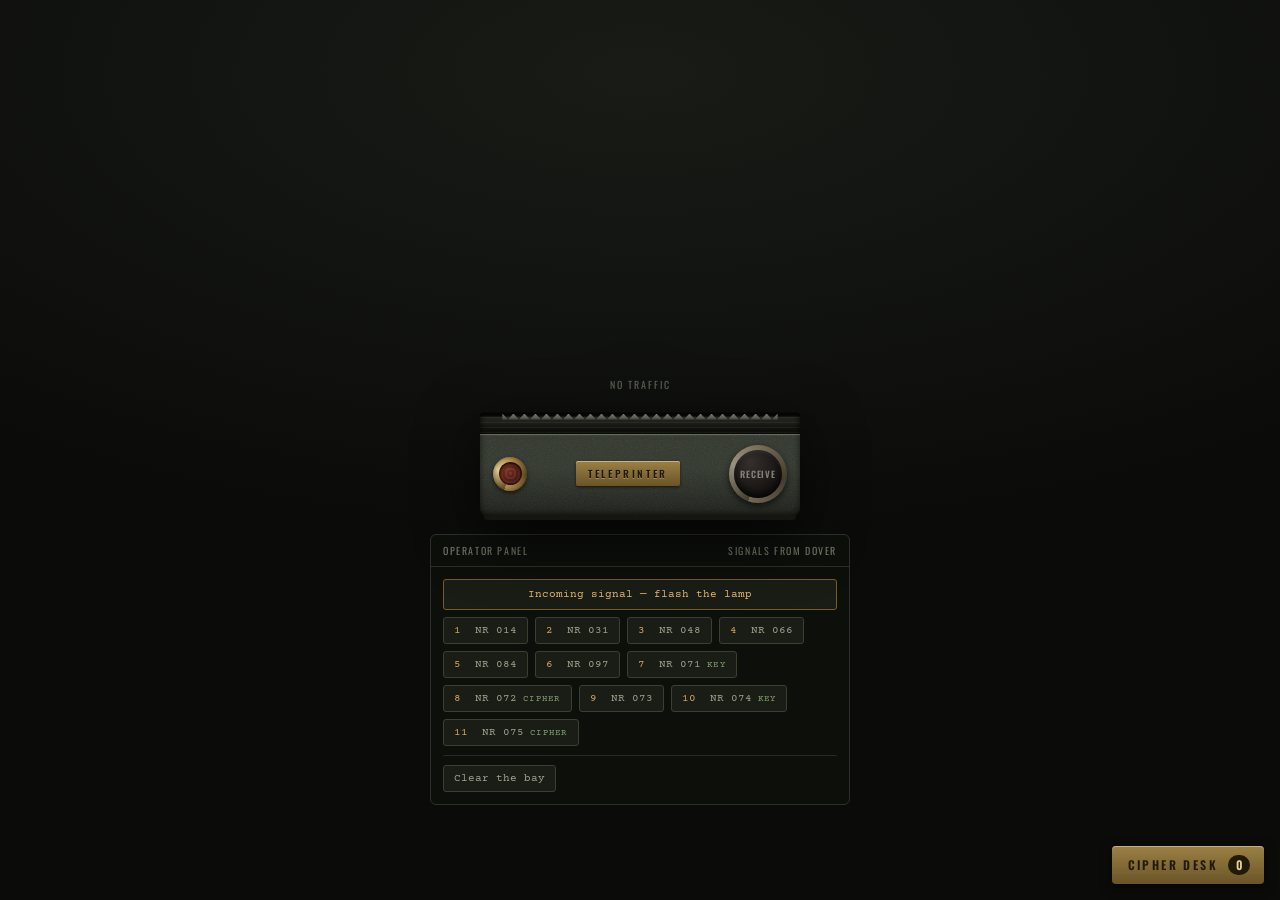
<file: Telex Machine Demo/index.html>
<!DOCTYPE html>
<html lang="en">
<head>
<meta charset="utf-8">
<meta name="viewport" content="width=device-width, initial-scale=1, viewport-fit=cover">
<title>Teleprinter</title>

<link rel="preconnect" href="https://fonts.googleapis.com">
<link rel="preconnect" href="https://fonts.gstatic.com" crossorigin>
<link href="https://fonts.googleapis.com/css2?family=Courier+Prime:wght@400;700&family=Oswald:wght@400;600&display=swap" rel="stylesheet">
<link rel="stylesheet" href="telex.css">
<link rel="stylesheet" href="decoder.css">
<link rel="stylesheet" href="desk.css">
</head>
<body>

<div class="deck">

  <!-- ==============================================================
       THE PROP. Everything from here to the end of .machine is what
       you drop into the ship. It sizes itself from two custom
       properties, so to fit it into the helm set them on a wrapper:

           .my-helm-panel { --telex-width: 300px;
                            --telex-height: 380px; }

       or give .machine width and height directly.
       ============================================================== -->
  <div class="machine" id="machine">

    <div class="bay" id="bay">
      <p class="idle" id="idlenote">No traffic</p>
    </div>

    <div class="platen" id="platen" title="Tear off"></div>

    <div class="console">
      <div class="lampwrap" id="lampwrap" title="Message waiting">
        <div class="bezel"><div class="lens"></div></div>
      </div>

      <div class="plate">Teleprinter</div>

      <button class="push" id="receive" disabled>
        <span class="cap">Receive</span>
      </button>
    </div>
  </div>
  <!-- ============================ end of prop ==================== -->

  <details class="gm" id="gm" open>
    <summary><span>Operator panel</span><span>signals from Dover</span></summary>
    <div class="gmbody" id="gmbody"></div>
  </details>
</div>

<!-- The enlarged sheet. Lives outside .machine so it can cover the
     whole screen regardless of how small the prop is. -->
<div class="viewer" id="viewer">
  <div class="viewerwrap" role="dialog" aria-modal="true" aria-label="Signal">
    <button class="close" id="closeview" aria-label="Put the paper back"></button>
    <div class="viewerpaper" id="viewerpaper"></div>
    <!-- Desk tools: filled by decoder.js for keys, enciphered signals
         and signals the player has to judge. -->
    <aside class="tools" id="tools" aria-label="Cipher desk tools" hidden></aside>
  </div>
</div>

<!-- ==============================================================
     THE CIPHER DESK. Every telegram is filed here once it has been
     read. The button can go anywhere in the helm; the desk itself
     covers the screen, under the enlarged sheet.
     ============================================================== -->
<button class="deskopen" id="deskopen" type="button" aria-haspopup="dialog" aria-expanded="false">
  Cipher desk <b id="deskcount">0</b>
</button>

<div class="desk" id="desk" role="dialog" aria-modal="true" aria-label="Cipher desk" hidden>
  <header class="desk__bar">
    <div class="desk__plate">Cipher desk</div>
    <div class="desk__filters" role="group" aria-label="Show">
      <button type="button" data-filter="all" aria-pressed="true">All <b>0</b></button>
      <button type="button" data-filter="cipher" aria-pressed="false">Cipher <b>0</b></button>
      <button type="button" data-filter="plain" aria-pressed="false">Plain <b>0</b></button>
    </div>
    <button class="desk__tidy" id="desktidy" type="button">Tidy</button>
    <p class="desk__hint">Drag pages to arrange them. Drop a key on a cipher message to clip it; pull a key off to unclip it. Click a page to read it.</p>
    <button class="close" id="deskclose" type="button" aria-label="Put the desk away"></button>
  </header>
  <div class="desk__surface" id="desksurface">
    <p class="desk__empty" id="deskempty"></p>
  </div>
</div>

<script src="config.js" defer></script>
<script src="course.js" defer></script>
<script src="telex.js" defer></script>
<script src="desk.js" defer></script>
<script src="decoder.js" defer></script>
<script src="signals/manifest.js" defer></script>
</body>
</html>
</file>
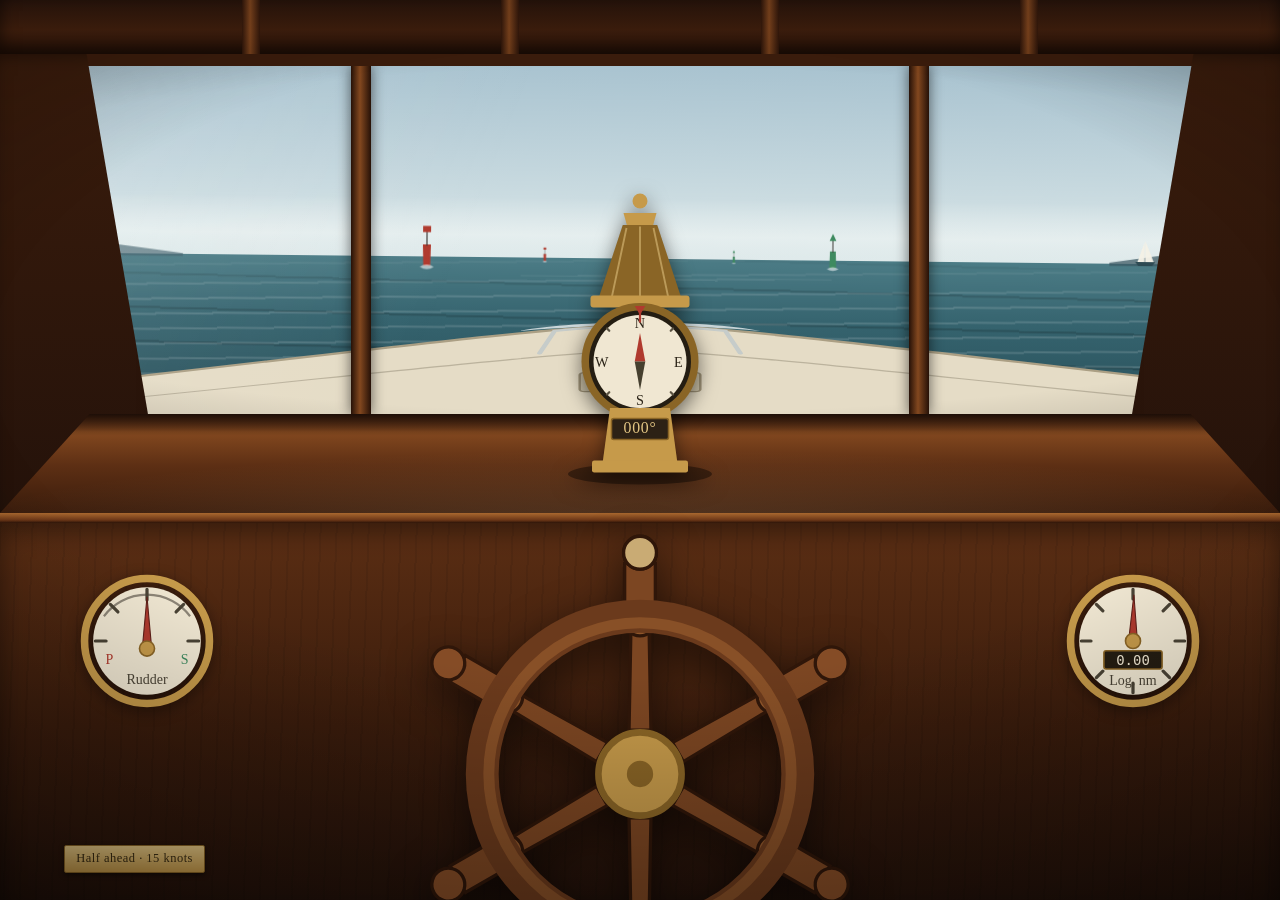
<file: shipbuild-demo.html>
<!DOCTYPE html>
<html lang="en">
<head>
<meta charset="utf-8">
<meta name="viewport" content="width=device-width, initial-scale=1">
<title>Shipbuild Demo</title>
<link rel="stylesheet" href="shipstyle.css">
</head>
<body>

<div class="helm">

  <!-- Deckhead, right above the eye -->
  <div class="deckhead" aria-hidden="true">
    <span class="beam"></span><span class="beam"></span><span class="beam"></span><span class="beam"></span>
  </div>

  <!-- The windscreen. Seated, you see less of it. -->
  <div class="windshield">
    <div class="view" id="view">

      <div class="horizon" id="horizon">
        <div class="sky"></div>
        <div class="haze"></div>
        <div class="sea"></div>
        <div class="swell" id="swell"></div>
        <div class="world" id="world"></div>
      </div>

      <svg class="foredeck" viewBox="0 0 1000 260" preserveAspectRatio="none" aria-hidden="true">
        <path class="deck__wake" d="M404 112 C450 92 550 92 596 112 C540 100 460 100 404 112 Z"/>
        <path class="deck__hull" d="M0 260 L0 218 C250 156 410 108 500 100 C590 108 750 156 1000 218 L1000 260 Z"/>
        <path class="deck__rail" d="M0 218 C250 156 410 108 500 100 C590 108 750 156 1000 218"/>
        <path class="deck__seam" d="M0 252 C260 196 420 152 500 146 C580 152 740 196 1000 252"/>
        <rect class="deck__hatch" x="452" y="186" width="96" height="34" rx="4"/>
        <line class="deck__mast" x1="500" y1="0" x2="500" y2="150"/>
        <path class="deck__pulpit" d="M420 152 L432 112 M580 152 L568 112 M432 112 Q500 96 568 112"/>
      </svg>

      <div class="glare" aria-hidden="true"></div>
    </div>

    <div class="mullion mullion--left" aria-hidden="true"></div>
    <div class="mullion mullion--right" aria-hidden="true"></div>
  </div>

  <!-- Cabin sides, splaying out towards the eye -->
  <div class="cabinside cabinside--port" aria-hidden="true"></div>
  <div class="cabinside cabinside--stbd" aria-hidden="true"></div>

  <!-- The varnished dash top, running away from you -->
  <div class="dashtop" aria-hidden="true"></div>

  <!-- Binnacle: stands on the dash, right behind the wheel -->
  <svg class="binnacle" viewBox="0 0 240 420" role="img" aria-label="Binnacle compass">
    <ellipse class="bin__shadow" cx="120" cy="404" rx="96" ry="14"/>

    <circle class="brass" cx="120" cy="40" r="10"/>
    <path class="brass" d="M98 56 L142 56 L137 74 L103 74 Z"/>
    <path class="brass brass--dark" d="M64 172 L97 72 L143 72 L176 172 Z"/>
    <path class="bin__rib" d="M102 76 L82 170 M120 74 L120 170 M138 76 L158 170"/>
    <rect class="brass" x="54" y="166" width="132" height="16" rx="4"/>

    <circle class="brass brass--dark" cx="120" cy="254" r="78"/>
    <circle class="bin__bowl" cx="120" cy="254" r="68"/>

    <g id="compassCard">
      <circle class="card__face" cx="120" cy="254" r="62"/>
      <path class="card__tick" d="M161 213 L164 210 M79 213 L76 210 M161 295 L164 298 M79 295 L76 298"/>
      <path class="card__north" d="M120 216 L127 254 L113 254 Z"/>
      <path class="card__south" d="M113 254 L127 254 L120 292 Z"/>
      <text class="card__letter" x="120" y="203">N</text>
      <text class="card__letter" x="171" y="254">E</text>
      <text class="card__letter" x="120" y="305">S</text>
      <text class="card__letter" x="69" y="254">W</text>
    </g>

    <path class="bin__sheen" d="M78 230 A62 62 0 0 1 132 194 A62 62 0 0 0 78 230 Z"/>
    <path class="bin__lubber" d="M120 184 L120 202"/>
    <path class="bin__lubberhead" d="M113 180 L127 180 L120 192 Z"/>

    <path class="brass" d="M80 316 L160 316 L170 390 L70 390 Z"/>
    <rect class="bin__plate" x="82" y="330" width="76" height="28" rx="3"/>
    <text class="bin__reading" id="headingPlate" x="120" y="349">000&#176;</text>
    <rect class="brass" x="56" y="386" width="128" height="16" rx="3"/>
  </svg>

  <!-- Dash face with the working instruments -->
  <div class="dashface">
    <div class="dashface__lip" aria-hidden="true"></div>

    <svg class="dial dial--port" viewBox="0 0 130 130" role="img" aria-label="Rudder angle indicator">
      <circle class="dial__bezel" cx="65" cy="65" r="58"/>
      <circle class="dial__face" cx="65" cy="65" r="50"/>
      <path class="dial__arc" d="M25 42 A50 50 0 0 1 105 42"/>
      <path class="dial__tick" d="M65 17 L65 27 M31 31 L38 38 M99 31 L92 38 M17 65 L27 65 M113 65 L103 65"/>
      <text class="dial__side dial__side--port" x="30" y="86">P</text>
      <text class="dial__side dial__side--stbd" x="100" y="86">S</text>
      <g id="rudderNeedle">
        <path class="dial__needle" d="M65 74 L61 68 L65 24 L69 68 Z"/>
      </g>
      <circle class="dial__cap" cx="65" cy="72" r="7"/>
      <text class="dial__label" x="65" y="105">Rudder</text>
    </svg>

    <svg class="dial dial--stbd" viewBox="0 0 130 130" role="img" aria-label="Patent log">
      <circle class="dial__bezel" cx="65" cy="65" r="58"/>
      <circle class="dial__face" cx="65" cy="65" r="50"/>
      <path class="dial__tick" d="M65 17 L65 26 M113 65 L104 65 M65 113 L65 104 M17 65 L26 65 M99 31 L93 37 M99 99 L93 93 M31 99 L37 93 M31 31 L37 37"/>
      <g id="logNeedle">
        <path class="dial__needle" d="M65 70 L61 64 L65 22 L69 64 Z"/>
      </g>
      <circle class="dial__cap" cx="65" cy="65" r="7"/>
      <rect class="dial__window" x="38" y="74" width="54" height="17" rx="2"/>
      <text class="dial__counter" id="logCounter" x="65" y="87">0.00</text>
      <text class="dial__label" x="65" y="106">Log, nm</text>
    </svg>

    <p class="speedplate">Half ahead &middot; 15 knots</p>
  </div>

  <!-- Nearest thing to the eye: the wheel in your hands -->
  <svg class="wheel" id="wheel" viewBox="-115 -115 230 230" role="img" aria-label="Ship's wheel, drag to steer">
    <defs>
      <g id="spoke">
        <path class="wheel__spoke" d="M-5 -20 L-4 -74 L-7 -74 L-7 -96 L7 -96 L7 -74 L4 -74 L5 -20 Z"/>
        <circle class="wheel__collar" cx="0" cy="-70" r="7"/>
        <circle class="wheel__grip" cx="0" cy="-101" r="7.5"/>
      </g>
    </defs>
    <circle class="wheel__hit" cx="0" cy="0" r="112"/>
    <g id="rotor">
      <use href="#spoke" transform="rotate(0)"/>
      <use href="#spoke" transform="rotate(60)"/>
      <use href="#spoke" transform="rotate(120)"/>
      <use href="#spoke" transform="rotate(180)"/>
      <use href="#spoke" transform="rotate(240)"/>
      <use href="#spoke" transform="rotate(300)"/>
      <circle class="wheel__rim" cx="0" cy="0" r="72"/>
      <circle class="wheel__rim wheel__rim--light" cx="0" cy="0" r="69"/>
      <circle class="wheel__hub" cx="0" cy="0" r="19"/>
      <circle class="wheel__nut" cx="0" cy="0" r="6"/>
      <circle class="wheel__king" cx="0" cy="-101" r="7.5"/>
    </g>
  </svg>

  <div class="gloom" aria-hidden="true"></div>
</div>

<!-- Artwork for things outside the window. Shapes here, colours in the stylesheet. -->
<template id="art-land">
  <svg class="art art--land" viewBox="0 0 600 120" preserveAspectRatio="none">
    <path d="M0 120 L0 117 L44 104 L96 72 L152 88 L214 46 L268 70 L330 38 L392 72 L448 56 L508 86 L556 106 L600 117 L600 120 Z"/>
  </svg>
</template>

<template id="art-island">
  <svg class="art art--island" viewBox="0 0 240 90" preserveAspectRatio="none">
    <path d="M0 90 L0 87 L38 76 L92 28 L140 58 L188 46 L240 87 L240 90 Z"/>
  </svg>
</template>

<template id="art-lighthouse">
  <svg class="art art--lighthouse" viewBox="0 0 44 130" preserveAspectRatio="none">
    <path class="art__rock" d="M0 130 L5 114 L39 114 L44 130 Z"/>
    <path class="art__tower" d="M15 116 L17 38 L27 38 L29 116 Z"/>
    <rect class="art__band" x="16" y="62" width="12" height="16"/>
    <rect class="art__lantern" x="14" y="24" width="16" height="14" rx="2"/>
    <path class="art__cap" d="M12 24 L22 12 L32 24 Z"/>
  </svg>
</template>

<template id="art-buoy-port">
  <svg class="art art--buoy art--port" viewBox="0 0 26 78" preserveAspectRatio="none">
    <path class="art__body" d="M7 68 L6 34 L20 34 L19 68 Z"/>
    <rect class="art__mast" x="12" y="12" width="2" height="24"/>
    <rect class="art__topmark" x="6" y="4" width="14" height="10"/>
    <path class="art__wash" d="M1 70 Q13 62 25 70 Q13 77 1 70 Z"/>
  </svg>
</template>

<template id="art-buoy-starboard">
  <svg class="art art--buoy art--starboard" viewBox="0 0 26 78" preserveAspectRatio="none">
    <path class="art__body" d="M6 68 L7 36 L19 36 L20 68 Z"/>
    <rect class="art__mast" x="12" y="14" width="2" height="24"/>
    <path class="art__topmark" d="M13 2 L20 16 L6 16 Z"/>
    <path class="art__wash" d="M1 70 Q13 62 25 70 Q13 77 1 70 Z"/>
  </svg>
</template>

<template id="art-sloop">
  <svg class="art art--sloop" viewBox="0 0 64 96" preserveAspectRatio="none">
    <path class="art__main" d="M33 6 L33 70 L56 70 Z"/>
    <path class="art__jib" d="M31 10 L31 70 L12 70 Z"/>
    <path class="art__hull" d="M6 70 L60 70 L52 82 L14 82 Z"/>
  </svg>
</template>

<template id="art-freighter">
  <svg class="art art--freighter" viewBox="0 0 300 84" preserveAspectRatio="none">
    <path class="art__hull" d="M6 54 L294 54 L276 76 L24 76 Z"/>
    <rect class="art__box" x="54" y="36" width="42" height="18"/>
    <rect class="art__box" x="104" y="30" width="46" height="24"/>
    <rect class="art__box" x="158" y="38" width="38" height="16"/>
    <rect class="art__house" x="212" y="18" width="46" height="36"/>
    <rect class="art__stack" x="230" y="4" width="12" height="16"/>
  </svg>
</template>

<script>
(() => {
  'use strict';

  // ---- Tuning -------------------------------------------------------------
  const WHEEL_STOP = 540;    // wheel travel each way, degrees
  const RUDDER_MAX = 35;     // rudder travel each way, degrees
  const TURN_GAIN  = 0.62;   // heading deg/sec per degree of rudder, at cruise
  const SPEED      = 7.7;    // metres per second, held constant (about 15 knots)
  const EYE        = 3.6;    // height of your eye above the water, metres
  const WORLD      = 4000;   // the sea repeats every 4 km, in both directions
  const FOV        = 68;     // degrees of bearing across the horizon layer
  const HAZE       = 4200;   // metres at which things fade out entirely
  const WAKE_NEAR  = 3.2;    // px of wave scroll per metre run, near water
  const WAKE_FAR   = 1.1;    // and for the slower, more distant band
  const NEEDLE     = 1.7;    // degrees of needle per degree of rudder

  // ---- The sea room, in metres. x is east, y is north. --------------------
  // w and h are real sizes, so range alone decides how big a thing looks.
  const SCENE = [
    { art: 'buoy-port',      x:  -48, y:   210, w: 3.4, h:  11 },
    { art: 'buoy-starboard', x:   52, y:   265, w: 3.4, h:  11 },
    { art: 'buoy-port',      x:  -62, y:   760, w: 3.4, h:  11 },
    { art: 'buoy-starboard', x:   68, y:   840, w: 3.4, h:  11 },
    { art: 'sloop',          x:  250, y:   520, w:  12, h:  16 },
    { art: 'sloop',          x: -880, y:  1600, w:  12, h:  16 },
    { art: 'lighthouse',     x: -520, y:   900, w:  12, h:  42 },
    { art: 'freighter',      x: 1400, y: -1500, w: 180, h:  40 },
    { art: 'island',         x:  900, y:  1300, w: 700, h: 130 },
    { art: 'island',         x:-1500, y:  -900, w: 600, h:  90 },
    { art: 'land',           x:-1450, y:  1250, w:2000, h: 185 },
    { art: 'land',           x:  500, y: -1750, w:2200, h: 175 }
  ];

  // ---- State --------------------------------------------------------------
  let wheelAngle = 0;
  let heading    = 0;        // degrees true
  let boatX      = 0;        // metres east
  let boatY      = -80;      // metres north, starting just short of the channel
  let run        = 0;        // metres run through the water
  let dragging   = false;
  let lastGrab   = 0;
  let ppd        = 12;       // pixels per degree, set by layout()
  let horizonW   = 0;
  let horizonH   = 0;
  const marks    = [];

  const el = {
    wheel:   document.getElementById('wheel'),
    rotor:   document.getElementById('rotor'),
    horizon: document.getElementById('horizon'),
    world:   document.getElementById('world'),
    swell:   document.getElementById('swell'),
    card:    document.getElementById('compassCard'),
    plate:   document.getElementById('headingPlate'),
    rudder:  document.getElementById('rudderNeedle'),
    logHand: document.getElementById('logNeedle'),
    logText: document.getElementById('logCounter')
  };

  const clamp = (v, lo, hi) => Math.min(hi, Math.max(lo, v));
  const norm  = d => ((d % 360) + 360) % 360;
  const DEG   = 180 / Math.PI;

  const arc = (a, b) => {                        // shortest signed way round
    let d = norm(b) - norm(a);
    if (d > 180) d -= 360;
    if (d < -180) d += 360;
    return d;
  };

  // Wrap a distance into the nearest copy of the repeating sea
  const wrap = v => ((v + WORLD / 2) % WORLD + WORLD) % WORLD - WORLD / 2;

  // How wide something stands in the eye, and how tall it rises from the water
  const subtendW = (size, range) => 2 * Math.atan(size / (2 * range)) * DEG;
  const subtendH = (size, range) => Math.atan(size / range) * DEG;

  // ---- Build the world ----------------------------------------------------
  function buildWorld() {
    SCENE.forEach(item => {
      const source = document.getElementById('art-' + item.art);
      const holder = document.createElement('div');
      holder.className = 'mark';
      holder.appendChild(source.content.firstElementChild.cloneNode(true));
      el.world.appendChild(holder);
      marks.push({ el: holder, x: item.x, y: item.y, w: item.w, h: item.h, shown: true });
    });
  }

  function layout() {
    horizonW = el.horizon.clientWidth;
    horizonH = el.horizon.clientHeight;
    ppd = horizonW / FOV;
  }

  // ---- Steering: pointer only ---------------------------------------------
  function grabAngle(ev) {
    const box = el.wheel.getBoundingClientRect();
    const x = ev.clientX - (box.left + box.width / 2);
    const y = ev.clientY - (box.top + box.height / 2);
    return Math.atan2(y, x) * DEG;
  }

  el.wheel.addEventListener('pointerdown', ev => {
    dragging = true;
    lastGrab = grabAngle(ev);
    el.wheel.setPointerCapture(ev.pointerId);
    el.wheel.classList.add('is-held');
  });

  el.wheel.addEventListener('pointermove', ev => {
    if (!dragging) return;
    const now = grabAngle(ev);
    let step = now - lastGrab;
    if (step > 180) step -= 360;                 // unwrap across the +/-180 seam
    if (step < -180) step += 360;
    wheelAngle = clamp(wheelAngle + step, -WHEEL_STOP, WHEEL_STOP);
    lastGrab = now;
  });

  const release = ev => {
    if (!dragging) return;
    dragging = false;
    el.wheel.classList.remove('is-held');
    if (ev.pointerId !== undefined && el.wheel.hasPointerCapture(ev.pointerId)) {
      el.wheel.releasePointerCapture(ev.pointerId);
    }
  };
  el.wheel.addEventListener('pointerup', release);
  el.wheel.addEventListener('pointercancel', release);

  // ---- Loop ---------------------------------------------------------------
  const stillness = window.matchMedia('(prefers-reduced-motion: reduce)');
  let last = performance.now();
  let clock = 0;

  function frame(now) {
    const dt = Math.min((now - last) / 1000, 0.05);
    last = now;
    clock += dt;

    const rudder = clamp(wheelAngle / (WHEEL_STOP / RUDDER_MAX), -RUDDER_MAX, RUDDER_MAX);
    heading = norm(heading + rudder * TURN_GAIN * dt);

    // She never stops: always a step forward along the current heading.
    const rad = heading / DEG;
    boatX += Math.sin(rad) * SPEED * dt;
    boatY += Math.cos(rad) * SPEED * dt;
    run   += SPEED * dt;

    drawWorld();
    drawStation(rudder);
    requestAnimationFrame(frame);
  }

  function drawWorld() {
    const centre = horizonW / 2;
    const waterline = horizonH * 0.46;
    const edge = FOV / 2 + 4;

    for (const m of marks) {
      const dx = wrap(m.x - boatX);
      const dy = wrap(m.y - boatY);
      const range = Math.max(Math.hypot(dx, dy), 12);
      const rel = arc(heading, Math.atan2(dx, dy) * DEG);
      const angW = Math.min(subtendW(m.w, range), 150);

      if (Math.abs(rel) > edge + angW / 2 || range > HAZE) {
        if (m.shown) { m.el.style.display = 'none'; m.shown = false; }
        continue;
      }
      if (!m.shown) { m.el.style.display = 'block'; m.shown = true; }

      const angH = Math.min(subtendH(m.h, range), 70);
      const dip  = subtendH(EYE, range);          // how far below the horizon it sits

      m.el.style.left   = (centre + rel * ppd) + 'px';
      m.el.style.width  = (angW * ppd) + 'px';
      m.el.style.height = (angH * ppd) + 'px';
      m.el.style.bottom = (waterline - dip * ppd) + 'px';
      m.el.style.opacity = clamp(1.12 - range / HAZE, 0.08, 1);
      m.el.style.zIndex = Math.round(clamp(HAZE - range, 0, HAZE) / 4);
    }

    // Water: slides sideways as you turn, and towards you as you make way.
    const side = -norm(heading) * ppd;
    el.swell.style.backgroundPosition =
      (side * 0.35).toFixed(1) + 'px ' + ((run * WAKE_NEAR) % 4000).toFixed(1) + 'px, ' +
      (side * 0.18).toFixed(1) + 'px ' + ((run * WAKE_FAR) % 4000).toFixed(1) + 'px';

    if (stillness.matches) {
      el.horizon.style.transform = 'none';
    } else {
      const roll  = Math.sin(clock * 0.62) * 0.75 + Math.sin(clock * 1.43) * 0.3;
      const heave = Math.sin(clock * 0.47) * 5;
      el.horizon.style.transform =
        'translateY(' + heave.toFixed(1) + 'px) rotate(' + roll.toFixed(2) + 'deg)';
    }
  }

  function drawStation(rudder) {
    el.rotor.setAttribute('transform', 'rotate(' + wheelAngle.toFixed(2) + ')');

    // A magnetic card stays put while the boat turns under it.
    el.card.setAttribute('transform', 'rotate(' + (-heading).toFixed(2) + ' 120 254)');
    el.plate.textContent = String(Math.round(heading) % 360).padStart(3, '0') + '\u00B0';

    el.rudder.setAttribute('transform',
      'rotate(' + (rudder * NEEDLE).toFixed(2) + ' 65 72)');

    const miles = run / 1852;
    el.logHand.setAttribute('transform',
      'rotate(' + ((miles % 1) * 360).toFixed(1) + ' 65 65)');
    el.logText.textContent = miles.toFixed(2);
  }

  buildWorld();
  layout();
  window.addEventListener('resize', layout);
  requestAnimationFrame(frame);
})();
</script>

</body>
</html>
</file>
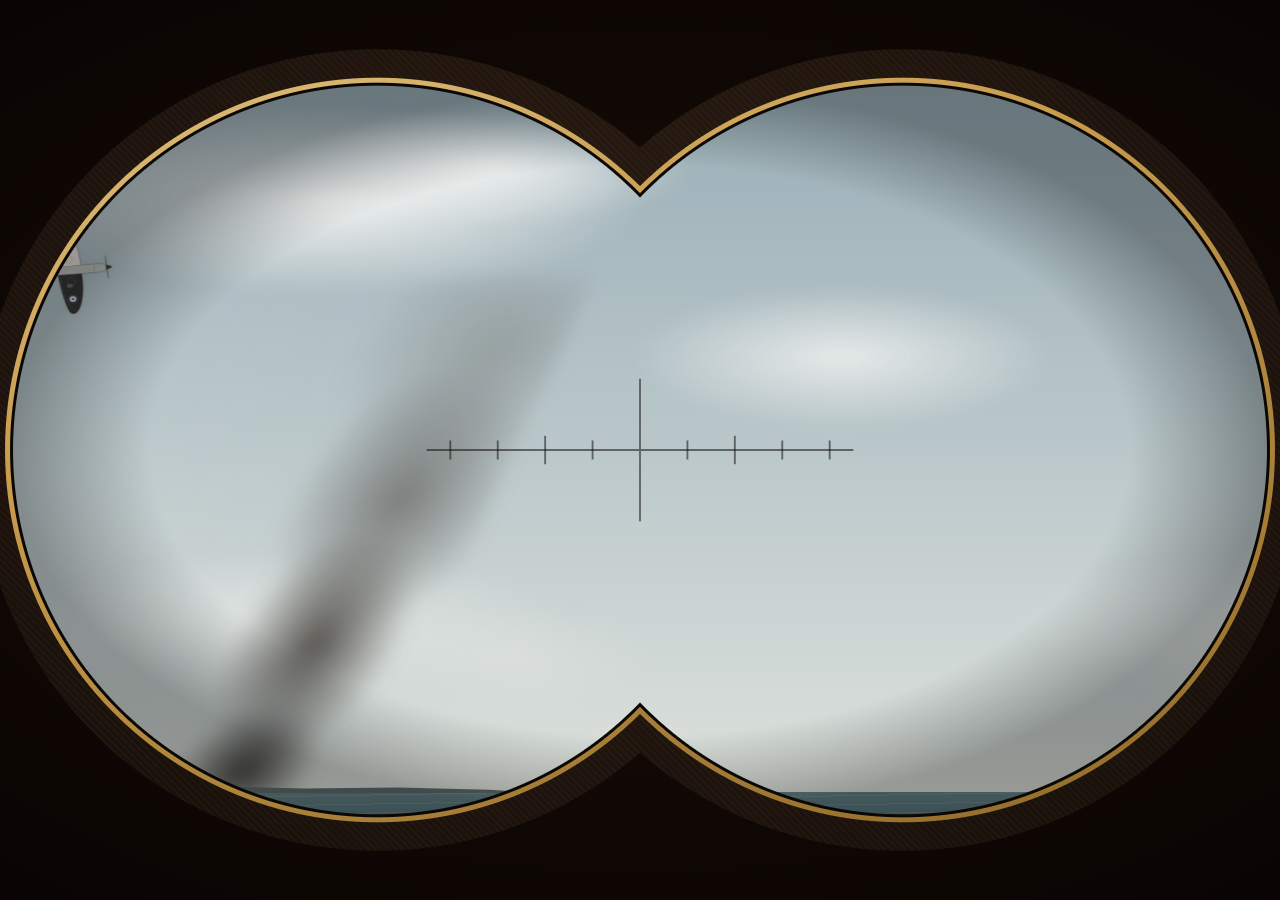
<file: WEFT Images/BritishPlane.html>
<!DOCTYPE html>
<html lang="en">
<head>
<meta charset="utf-8">
<meta name="viewport" content="width=device-width, initial-scale=1">
<title>WEFT: British Aircraft</title>
<link rel="stylesheet" href="planestyle.css">
</head>
<body>

<!-- Looking through the binoculars, as in the helm demo -->
<div class="glasses">
  <div class="glasses__cup glasses__cup--leather" aria-hidden="true"></div>
  <div class="glasses__cup glasses__cup--brass" aria-hidden="true"></div>
  <div class="glasses__cup glasses__cup--gap" aria-hidden="true"></div>

  <div class="glasses__cup glasses__field">

  <div class="sky" aria-hidden="true"></div>
  <div class="clouds clouds--far" aria-hidden="true"></div>
  <div class="smoke" aria-hidden="true"></div>
  <div class="sea" aria-hidden="true"><div class="coast"></div></div>

  <!-- Supermarine Spitfire Mk I, from below. Drawn nose-up, then turned to fly right.
       Seen from below, the starboard wing is on the viewer's left (negative x).
       WEFT: elliptical wing, gear tucked away, one radiator under the starboard wing,
       slim fuselage, rounded tail. -->
  <div class="flightpath">
    <div class="plane">
      <svg class="plane__art" viewBox="-150 -150 300 300" role="img" aria-label="Unidentified aircraft">
        <defs>
          <!-- Wing outline, no colour of its own: each side takes its paint from the <use> -->
          <path id="spit-wing" d="M10 -30 C44 -31 84 -26 104 -14 C114 -8 116 0 110 5 C96 12 60 18 10 22 Z"/>

          <g id="roundel">
            <circle class="roundel__blue"  r="11"/>
            <circle class="roundel__white" r="7"/>
            <circle class="roundel__red"   r="3.5"/>
          </g>

          <!-- Markings and panel lines for one wing; mirrored for the other -->
          <g id="spit-marks">
            <path class="panel spit__panel" d="M12 19 L56 15 M62 14 C84 10 100 4 108 -6"/>
            <ellipse class="panel spit__panel" cx="30" cy="-6" rx="11" ry="8"/>
            <use href="#roundel" x="76" y="-4"/>
            <path class="spit__skin" d="M4 72 C22 70 34 74 36 80 C37 86 30 90 4 90 Z"/>
          </g>
        </defs>

        <g transform="rotate(90)">
          <use href="#spit-wing" class="spit__wing--port"/>
          <use href="#spit-wing" class="spit__wing--stbd" transform="scale(-1 1)"/>
          <use href="#spit-marks"/>
          <use href="#spit-marks" transform="scale(-1 1)"/>

          <rect class="spit__radiator" x="-52" y="-6" width="16" height="22" rx="3"/>
          <rect class="spit__radiator" x="36" y="-8" width="10" height="14" rx="5"/>

          <path class="spit__skin" d="M0 -88 C6 -88 10 -82 11 -72 L11 -20 C11 10 9 40 6 70 L3 92 C2 96 -2 96 -3 92 L-6 70 C-9 40 -11 10 -11 -20 L-11 -72 C-10 -82 -6 -88 0 -88 Z"/>
          <path class="panel spit__panel" d="M-11 -60 L11 -60 M0 20 L0 88"/>

          <path class="spit__spinner" d="M0 -100 C4 -96 6 -90 6 -86 L-6 -86 C-6 -90 -4 -96 0 -100 Z"/>
          <ellipse class="prop" cx="0" cy="-88" rx="33" ry="2.4"/>
        </g>
      </svg>
    </div>
  </div>

  <div class="clouds clouds--near" aria-hidden="true"></div>

  <div class="glasses__lens" aria-hidden="true"></div>
  <svg class="glasses__reticle" viewBox="-100 -40 200 80" aria-hidden="true">
    <path d="M-90 0 L90 0 M0 -30 L0 30"/>
    <path d="M-80 -4 L-80 4 M-60 -4 L-60 4 M-40 -6 L-40 6 M-20 -4 L-20 4 M20 -4 L20 4 M40 -6 L40 6 M60 -4 L60 4 M80 -4 L80 4"/>
  </svg>
  </div>
</div>

</body>
</html>
</file>
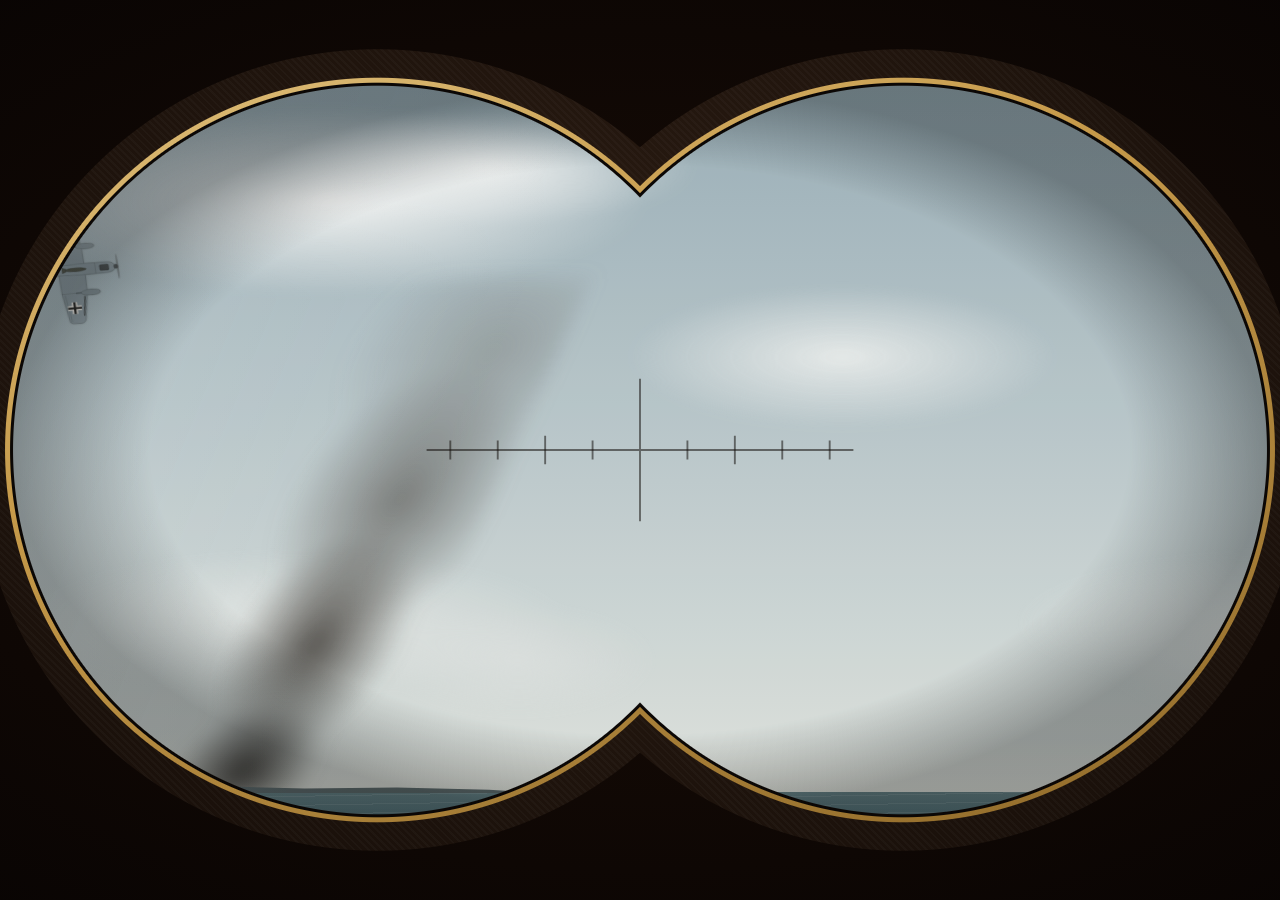
<file: WEFT Images/GermanPlane.html>
<!DOCTYPE html>
<html lang="en">
<head>
<meta charset="utf-8">
<meta name="viewport" content="width=device-width, initial-scale=1">
<title>WEFT: German Aircraft</title>
<link rel="stylesheet" href="planestyle.css">
</head>
<body>

<!-- Looking through the binoculars, as in the helm demo -->
<div class="glasses">
  <div class="glasses__cup glasses__cup--leather" aria-hidden="true"></div>
  <div class="glasses__cup glasses__cup--brass" aria-hidden="true"></div>
  <div class="glasses__cup glasses__cup--gap" aria-hidden="true"></div>

  <div class="glasses__cup glasses__field">

  <div class="sky" aria-hidden="true"></div>
  <div class="clouds clouds--far" aria-hidden="true"></div>
  <div class="smoke" aria-hidden="true"></div>
  <div class="sea" aria-hidden="true"><div class="coast"></div></div>

  <!-- Junkers Ju 87 "Stuka", from below. Drawn nose-up, then turned to fly right.
       WEFT: gull wing with a kink, fixed spatted legs, chin radiator, square tail. -->
  <div class="flightpath">
    <div class="plane">
      <svg class="plane__art" viewBox="-150 -150 300 300" role="img" aria-label="Unidentified aircraft">
        <defs>
          <g id="balken">
            <path class="cross__edge" d="M-6 -15 H6 V-6 H15 V6 H6 V15 H-6 V6 H-15 V-6 H-6 Z"/>
            <path class="cross__bar"  d="M-2.5 -15 H2.5 V-2.5 H15 V2.5 H2.5 V15 H-2.5 V2.5 H-15 V-2.5 H-2.5 Z"/>
          </g>

          <!-- One half of the aircraft; mirrored for the other side -->
          <g id="ju-half">
            <path class="ju__skin" d="M12 -38 L62 -37 L130 -27 Q140 -25 140 -14 L139 2 Q138 8 131 8 L62 18 L12 20 Z"/>
            <path class="panel ju__panel" d="M62 -37 L62 18 M66 12 L134 3"/>
            <path class="ju__brake" d="M72 -31 L120 -25"/>
            <use href="#balken" x="100" y="-6"/>

            <path class="ju__skin" d="M5 84 L46 86 Q54 88 54 95 Q54 104 46 105 L5 106 Z"/>
            <path class="panel ju__panel" d="M8 98 L50 98"/>
            <path class="ju__strut" d="M7 76 L30 90"/>

            <path class="ju__leg" d="M62 -30 L62 -14"/>
            <path class="ju__spat" d="M62 -66 C68 -66 70 -52 69 -40 C68 -30 66 -24 62 -24 C58 -24 56 -30 55 -40 C54 -52 56 -66 62 -66 Z"/>
          </g>
        </defs>

        <g transform="rotate(90)">
          <use href="#ju-half"/>
          <use href="#ju-half" transform="scale(-1 1)"/>

          <path class="ju__skin" d="M0 -106 C8 -106 13 -100 14 -90 L15 -40 C15 -10 13 20 9 60 L5 108 C4 114 -4 114 -5 108 L-9 60 C-13 20 -15 -10 -15 -40 L-14 -90 C-13 -100 -8 -106 0 -106 Z"/>
          <path class="panel ju__panel" d="M-14 -62 L14 -62 M0 30 L0 104"/>
          <rect class="ju__radiator" x="-8" y="-92" width="16" height="20" rx="3"/>

          <ellipse class="ju__bomb" cx="0" cy="-18" rx="5" ry="24"/>
          <path class="ju__bomb" d="M-7 12 L7 12 L4 4 L-4 4 Z"/>

          <ellipse class="ju__spinner" cx="0" cy="-108" rx="6" ry="5"/>
          <ellipse class="prop" cx="0" cy="-112" rx="34" ry="2.5"/>
        </g>
      </svg>
    </div>
  </div>

  <div class="clouds clouds--near" aria-hidden="true"></div>

  <div class="glasses__lens" aria-hidden="true"></div>
  <svg class="glasses__reticle" viewBox="-100 -40 200 80" aria-hidden="true">
    <path d="M-90 0 L90 0 M0 -30 L0 30"/>
    <path d="M-80 -4 L-80 4 M-60 -4 L-60 4 M-40 -6 L-40 6 M-20 -4 L-20 4 M20 -4 L20 4 M40 -6 L40 6 M60 -4 L60 4 M80 -4 L80 4"/>
  </svg>
  </div>
</div>

</body>
</html>
</file>
<file: Ship Functionality Demo/shipstyle.css>
/* ==========================================================================
   Visuals for the helm of the ship
   - Will likely remove the things out in the water as development progresses
   ========================================================================== */

:root {
  --wood-black: #24120a;
  --wood-deep:  #3a1c0c;
  --wood:       #5d2f14;
  --wood-lit:   #83481f;
  --wood-edge:  #a9682f;

  --brass:      #c69a4a;
  --brass-lit:  #e3c684;
  --brass-deep: #8a6526;

  --ivory:      #f0e7d2;
  --ink:        #2a2317;
  --vermilion:  #b03a2e;
  --starboard:  #3e8a5f;

  --sky-high:   #9fbccb;
  --sky-low:    #dce8e9;
  --sea-far:    #4c7c86;
  --sea-near:   #22454f;

  --serif: "Iowan Old Style", "Palatino Linotype", Palatino, Georgia, serif;
  --mono:  ui-monospace, "SF Mono", Menlo, "Roboto Mono", monospace;
}

* { box-sizing: border-box; }

html, body {
  height: 100%;
  margin: 0;
  overflow: hidden;
  background: var(--wood-black);
}

body {
  font-family: var(--serif);
  color: var(--ivory);
  -webkit-font-smoothing: antialiased;
}

/* Everything is placed against this one frame, front to back by z-index */
.helm {
  position: relative;
  height: 100dvh;
  overflow: hidden;
}

/* --- Deckhead, just above the eye ----------------------------------------- */

.deckhead {
  position: absolute;
  top: 0;
  left: 0;
  right: 0;
  height: 6%;
  display: flex;
  justify-content: space-evenly;
  background: linear-gradient(180deg, var(--wood-black) 0%, var(--wood-deep) 55%, #2d1408 100%);
  box-shadow: inset 0 -8px 16px rgba(0, 0, 0, 0.6);
  z-index: 8;
}

.beam {
  width: clamp(10px, 1.4vw, 20px);
  background: linear-gradient(90deg, #2c1409, var(--wood-lit) 45%, #2c1409);
  opacity: 0.8;
}

/* --- Windscreen ----------------------------------------------------------- */

.windshield {
  position: absolute;
  top: 6%;
  left: 0;
  right: 0;
  height: 42%;
  border: clamp(7px, 1.4vh, 15px) solid var(--wood-deep);
  border-bottom-width: clamp(10px, 2vh, 22px);
  background: #000;
  overflow: hidden;
  z-index: 1;
}

.view {
  position: absolute;
  inset: 0;
  overflow: hidden;
}

.horizon {
  position: absolute;
  inset: -12% -10%;
  transform-origin: 50% 50%;
  will-change: transform;
}

.sky {
  position: absolute;
  inset: 0 0 46% 0;
  background: linear-gradient(180deg, var(--sky-high) 0%, #c3d6dd 62%, var(--sky-low) 100%);
}

.haze {
  position: absolute;
  left: 0;
  right: 0;
  top: 40%;
  height: 16%;
  background: linear-gradient(180deg, rgba(232, 240, 240, 0) 0%, rgba(232, 240, 240, 0.85) 55%, rgba(232, 240, 240, 0) 100%);
}

.sea {
  position: absolute;
  inset: 54% 0 0 0;
  background: linear-gradient(180deg, var(--sea-far) 0%, #35636e 32%, var(--sea-near) 100%);
}

.swell {
  position: absolute;
  inset: 54% 0 0 0;
  background-image:
    repeating-linear-gradient(179deg, rgba(255, 255, 255, 0.15) 0 2px, rgba(255, 255, 255, 0) 2px 15px),
    repeating-linear-gradient(181deg, rgba(0, 0, 0, 0.17) 0 2px, rgba(0, 0, 0, 0) 2px 34px);
  background-size: 100% 55%, 100% 100%;
  mask-image: linear-gradient(180deg, rgba(0, 0, 0, 0.22) 0%, #000 20%);
  -webkit-mask-image: linear-gradient(180deg, rgba(0, 0, 0, 0.22) 0%, #000 20%);
}

/* Low cloud over the windscreen's horizon, placed by bearing like the marks */
.horizon__clouds {
  position: absolute;
  inset: 0;
  opacity: 0.9;
}

/* Wavelets and the coast, drawn each frame */
.surface {
  position: absolute;
  inset: 0;
  width: 100%;
  height: 100%;
  pointer-events: none;
}

/* z-index 0 keeps the marks' own z-indexes (nearer in front) inside this layer,
   so they can't rise over the sky layers and take clicks meant for the aircraft */
.world {
  position: absolute;
  inset: 0;
  z-index: 0;
}

/* Aircraft over the horizon: from the helm, only a dark silhouette against the sky */
.air {
  position: absolute;
  inset: 0;
  pointer-events: none;
}

.art--silhouette path {
  fill: #2f3538;
  opacity: 0.85;
}

.mark {
  position: absolute;
  transform: translateX(-50%);
  line-height: 0;
}

.mark .art {
  width: 100%;
  height: 100%;
  display: block;
  overflow: visible;
}

/* --- Things out in the water ----------------------------------------------------- */

.art--lighthouse .art__tower   { fill: #f1ece0; }
.art--lighthouse .art__band    { fill: var(--vermilion); }
.art--lighthouse .art__lantern { fill: #2b2b28; }
.art--lighthouse .art__cap     { fill: #2b2b28; }
.art--lighthouse .art__rock    { fill: #48565a; }

.art--buoy .art__mast { fill: #3a3733; }
.art--buoy .art__wash { fill: rgba(255, 255, 255, 0.55); }
.art--port .art__body,
.art--port .art__topmark      { fill: var(--vermilion); }
.art--starboard .art__body,
.art--starboard .art__topmark { fill: var(--starboard); }

.art--sloop .art__main,
.art--sloop .art__jib  { fill: #f4f1e6; }
.art--sloop .art__hull { fill: #2c4851; }

.art--freighter .art__hull  { fill: #33454c; }
.art--freighter .art__box   { fill: #6f6350; }
.art--freighter .art__house { fill: #ded9c9; }
.art--freighter .art__stack { fill: #2a3539; }

/* --- Our own bow ---------------------------------------------------------- */

.foredeck {
  position: absolute;
  left: 0;
  right: 0;
  bottom: 0;
  width: 100%;
  height: 42%;
}

.deck__hull   { fill: #e5dcc6; }
.deck__wake   { fill: rgba(255, 255, 255, 0.72); }
.deck__rail   { fill: none; stroke: #ab9f84; stroke-width: 4; }
.deck__seam   { fill: none; stroke: rgba(110, 100, 80, 0.35); stroke-width: 2; }
.deck__hatch  { fill: #cdc3a9; stroke: #9e9277; stroke-width: 2; }
.deck__mast   { stroke: #d2ccb9; stroke-width: 7; }
.deck__pulpit { fill: none; stroke: #c6ccca; stroke-width: 4; stroke-linecap: round; }

.glare {
  position: absolute;
  inset: 0;
  pointer-events: none;
  background:
    linear-gradient(112deg, rgba(255, 255, 255, 0.10) 0%, rgba(255, 255, 255, 0) 38%),
    radial-gradient(120% 90% at 50% 50%, rgba(0, 0, 0, 0) 55%, rgba(0, 0, 0, 0.4) 100%);
}

.mullion {
  position: absolute;
  top: 0;
  bottom: 0;
  width: clamp(9px, 1.6vw, 20px);
  background: linear-gradient(90deg, #261107, var(--wood-lit) 45%, #261107);
  box-shadow: 0 0 14px rgba(0, 0, 0, 0.6);
}

.mullion--left  { left: 27%; }
.mullion--right { right: 27%; }

/* --- Cabin sides: they splay outwards as they come towards you ------------ */

.cabinside {
  position: absolute;
  top: 6%;
  height: 52%;
  width: 13%;
  z-index: 2;
  background: linear-gradient(180deg, var(--wood-deep), var(--wood-black));
}

.cabinside--port {
  left: 0;
  clip-path: polygon(0 0, 52% 0, 100% 100%, 0 100%);
  box-shadow: inset -8px 0 18px rgba(0, 0, 0, 0.5);
}

.cabinside--stbd {
  right: 0;
  clip-path: polygon(48% 0, 100% 0, 100% 100%, 0 100%);
  box-shadow: inset 8px 0 18px rgba(0, 0, 0, 0.5);
}

/* --- Dash top: the varnished surface running away from you ---------------- */

.dashtop {
  position: absolute;
  top: 46%;
  left: 0;
  right: 0;
  height: 11%;
  z-index: 3;
  clip-path: polygon(7% 0, 93% 0, 100% 100%, 0 100%);
  background:
    linear-gradient(180deg, rgba(0, 0, 0, 0.6) 0%, rgba(0, 0, 0, 0) 22%),
    radial-gradient(90% 140% at 50% 120%, rgba(255, 225, 170, 0.14) 0%, rgba(255, 225, 170, 0) 60%),
    linear-gradient(180deg,
      #4b2411 0%,
      var(--wood-lit) 18%,
      var(--wood) 52%,
      var(--wood-deep) 100%);
}

/* --- Binnacle ------------------------------------------------------------- */

.binnacle {
  position: absolute;
  left: 50%;
  bottom: 46%;
  height: 35%;
  width: auto;
  transform: translateX(-50%);
  z-index: 4;
  filter: drop-shadow(0 6px 10px rgba(0, 0, 0, 0.55));
}

.brass        { fill: var(--brass); }
.brass--dark  { fill: var(--brass-deep); }

.bin__shadow  { fill: rgba(0, 0, 0, 0.4); }
.bin__rib     { fill: none; stroke: var(--brass-lit); stroke-width: 2.5; opacity: 0.55; }
.bin__bowl    { fill: #241d12; }
.bin__sheen   { fill: rgba(255, 255, 255, 0.16); }
.bin__lubber     { stroke: var(--vermilion); stroke-width: 3; }
.bin__lubberhead { fill: var(--vermilion); }

.bin__plate {
  fill: #2c2115;
  stroke: var(--brass-deep);
  stroke-width: 2;
}

.bin__reading {
  fill: var(--brass-lit);
  font-family: var(--serif);
  font-size: 21px;
  letter-spacing: 1px;
  text-anchor: middle;
}

/* --- Position indicator, just to starboard of the binnacle ---------------- */
/* Enamel and brass follow the teleprinter; the tx__ classes are shared */

.position {
  position: absolute;
  left: calc(50% + 8dvh);   /* clear of the binnacle bowl, which is sized by height */
  bottom: 49%;
  height: 10%;
  aspect-ratio: 170 / 120;
  z-index: 4;
  overflow: visible;
  filter: drop-shadow(0 5px 8px rgba(0, 0, 0, 0.55));
}

.pos__hanger { display: none; }
.pos__shell  { fill: url(#posEnamel); stroke: #14160f; stroke-width: 1.5; }
.pos__window { fill: #0f110d; stroke: #b8934f; stroke-width: 2.5; }
.pos__rule   { fill: none; stroke: rgba(242, 196, 107, 0.14); stroke-width: 1; }
.pos__sheen  { fill: rgba(255, 255, 255, 0.05); }

.pos__axis {
  fill: #b8934f;
  font-family: var(--serif);
  font-size: 13px;
}

.pos__value {
  fill: #f2c46b;
  font-family: var(--mono);
  font-size: 17px;
  text-anchor: end;
}

.card__face   { fill: var(--ivory); }
.card__north  { fill: var(--vermilion); }
.card__rose   { fill: rgba(70, 64, 47, 0.28); }
.card__pivot  { fill: var(--brass-deep); }

.card__grad        { stroke: #4a4335; stroke-width: 0.8; }
.card__grad--ten   { stroke-width: 1.3; }
.card__grad--major { stroke: var(--ink); stroke-width: 2; }

.card__letter,
.card__num {
  fill: var(--ink);
  font-family: var(--serif);
  text-anchor: middle;
  dominant-baseline: central;
}

.card__letter        { font-size: 15px; font-weight: bold; }
.card__letter--north { fill: var(--vermilion); }
.card__num           { font-size: 10px; }

/* --- Dash face ------------------------------------------------------------ */

.dashface {
  position: absolute;
  top: 57%;
  left: 0;
  right: 0;
  bottom: 0;
  z-index: 5;
  background:
    repeating-linear-gradient(92deg, rgba(0, 0, 0, 0.07) 0 2px, rgba(0, 0, 0, 0) 2px 16px),
    linear-gradient(180deg, var(--wood) 0%, var(--wood-deep) 55%, var(--wood-black) 100%);
  box-shadow: inset 0 18px 26px rgba(0, 0, 0, 0.45);
}

.dashface__lip {
  position: absolute;
  top: 0;
  left: 0;
  right: 0;
  height: clamp(6px, 1.1vh, 12px);
  background: linear-gradient(180deg, var(--wood-edge), #6d3717 70%, #2c1408);
}

.dial {
  position: absolute;
  top: 15%;
  width: clamp(80px, 17vh, 140px);
  height: auto;
  filter: drop-shadow(0 4px 7px rgba(0, 0, 0, 0.5));
}

.dial--port { left: 6%; }
.dial--stbd { right: 6%; }

.dial__bezel {
  fill: none;
  stroke: var(--brass);
  stroke-width: 7;
}

.dial__face  { fill: var(--ivory); }
.dial__arc   { fill: none; stroke: #8d8577; stroke-width: 2; }
.dial__tick  { fill: none; stroke: #4a4335; stroke-width: 3; stroke-linecap: round; }

.dial__needle {
  fill: var(--vermilion);
  stroke: #5e1f18;
  stroke-width: 1;
}

.dial__cap {
  fill: var(--brass);
  stroke: var(--brass-deep);
  stroke-width: 1.5;
}

.dial__label,
.dial__side {
  fill: #4a4335;
  font-family: var(--serif);
  font-size: 13px;
  text-anchor: middle;
}

.dial__side--port { fill: var(--vermilion); }
.dial__side--stbd { fill: var(--starboard); }

.dial__window {
  fill: #241d12;
  stroke: var(--brass-deep);
  stroke-width: 1.5;
}

.dial__counter {
  fill: var(--ivory);
  font-family: var(--mono);
  font-size: 13px;
  text-anchor: middle;
}

.speedplate {
  position: absolute;
  left: 5%;
  bottom: 7%;
  margin: 0;
  padding: 0.35rem 0.7rem;
  font-size: 0.78rem;
  letter-spacing: 0.04em;
  color: #3a2c12;
  background: linear-gradient(180deg, var(--brass-lit), var(--brass));
  border: 1px solid var(--brass-deep);
  border-radius: 2px;
  box-shadow: 0 2px 5px rgba(0, 0, 0, 0.5);
}

/* Lights up when the shoals off the coast won't let you any closer */
.shoalplate {
  position: absolute;
  right: 5%;
  bottom: 7%;
  margin: 0;
  padding: 0.35rem 0.7rem;
  font-size: 0.78rem;
  letter-spacing: 0.04em;
  color: #fbe9dc;
  background: linear-gradient(180deg, #c4503f, var(--vermilion));
  border: 1px solid #6e2019;
  border-radius: 2px;
  box-shadow: 0 2px 5px rgba(0, 0, 0, 0.5), 0 0 12px rgba(176, 58, 46, 0.45);
  opacity: 0;
  transform: translateY(4px);
  transition: opacity 0.4s ease, transform 0.4s ease;
  pointer-events: none;
}

.shoalplate.is-shown {
  opacity: 1;
  transform: none;
}

/* --- The wheel, nearest thing to the eye ---------------------------------- */

.wheel {
  position: absolute;
  left: 50%;
  bottom: -14%;
  width: min(56vh, 62vw);
  height: auto;
  transform: translateX(-50%);
  z-index: 6;
  cursor: grab;
  touch-action: none;
  user-select: none;
  -webkit-user-select: none;
  filter: drop-shadow(0 14px 20px rgba(0, 0, 0, 0.6));
}

.wheel.is-held { cursor: grabbing; }

.wheel__hit {
  fill: transparent;
  pointer-events: all;
}

.wheel__rim {
  fill: none;
  stroke: #6b3a1c;
  stroke-width: 15;
}

.wheel__rim--light {
  stroke: #90562a;
  stroke-width: 5;
  opacity: 0.8;
}

.wheel__spoke {
  fill: #7c4622;
  stroke: #2f1609;
  stroke-width: 1.5;
}

.wheel__collar {
  fill: #90562a;
  stroke: #2f1609;
  stroke-width: 1.5;
}

.wheel__grip {
  fill: #854c26;
  stroke: #2f1609;
  stroke-width: 1.5;
}

.wheel__hub {
  fill: var(--brass);
  stroke: var(--brass-deep);
  stroke-width: 3;
}

.wheel__nut { fill: var(--brass-deep); }

.wheel__king {
  fill: #c9ab74;
  stroke: #2f1609;
  stroke-width: 1.5;
}

/* --- Cabin gloom, over the lot -------------------------------------------- */

.gloom {
  position: absolute;
  inset: 0;
  z-index: 7;
  pointer-events: none;
  background: radial-gradient(112% 78% at 50% 40%,
    rgba(0, 0, 0, 0) 45%,
    rgba(0, 0, 0, 0.3) 78%,
    rgba(0, 0, 0, 0.62) 100%);
}

/* --- Props on the dash top: click one to use it ---------------------------- */

.prop {
  position: absolute;
  bottom: 49%;
  padding: 0;
  border: 0;
  background: none;
  z-index: 4;
  cursor: pointer;
  filter: drop-shadow(0 5px 8px rgba(0, 0, 0, 0.55));
  transition: transform 0.2s ease, filter 0.2s ease;
}

.prop svg {
  display: block;
  width: 100%;
  height: 100%;
  overflow: visible;
}

.prop:hover,
.prop:focus-visible {
  transform: translateY(-3px);
  filter:
    drop-shadow(0 0 7px rgba(227, 198, 132, 0.55))
    drop-shadow(0 8px 10px rgba(0, 0, 0, 0.55));
  outline: none;
}

/* Brass name tag, shown on hover like the speed plate */
.prop::after {
  content: attr(data-label);
  position: absolute;
  left: 50%;
  top: calc(100% + 4px);
  transform: translate(-50%, -4px);
  padding: 0.2rem 0.55rem;
  font-family: var(--serif);
  font-size: 0.72rem;
  letter-spacing: 0.04em;
  white-space: nowrap;
  color: #3a2c12;
  background: linear-gradient(180deg, var(--brass-lit), var(--brass));
  border: 1px solid var(--brass-deep);
  border-radius: 2px;
  box-shadow: 0 2px 5px rgba(0, 0, 0, 0.5);
  opacity: 0;
  pointer-events: none;
  transition: opacity 0.2s ease, transform 0.2s ease;
}

.prop:hover::after,
.prop:focus-visible::after {
  opacity: 1;
  transform: translate(-50%, 0);
}

/* --- Binoculars, to port of the binnacle ---------------------------------- */

.binoculars {
  left: 19%;
  height: 11%;
  aspect-ratio: 200 / 130;
}

.bino__shadow { fill: rgba(0, 0, 0, 0.45); }
.bino__body   { fill: url(#binoLeather); stroke: #0c0704; stroke-width: 1.5; }
.bino__band   { fill: var(--brass-deep); stroke: #5e4418; stroke-width: 1; }
.bino__sheen  { fill: rgba(255, 225, 170, 0.1); }
.bino__knurl  { fill: var(--brass-lit); stroke: var(--brass-deep); stroke-width: 1.5; }
.bino__grip   { fill: none; stroke: var(--brass-deep); stroke-width: 1.4; }
.bino__cup    { fill: #1a110b; stroke: #0a0604; stroke-width: 1.5; }
.bino__glass  { fill: #1f2a2e; stroke: var(--brass-deep); stroke-width: 1.2; }
.bino__glint  { fill: none; stroke: rgba(200, 225, 235, 0.55); stroke-width: 1.4; stroke-linecap: round; }

/* --- Looking through the glasses ------------------------------------------ */

.glasses {
  /* Two overlapping eyepiece circles, sized to fit any screen */
  --r-full: min(45vh, 28.5vw);
  --r:   var(--r-full);
  --gap: calc(var(--r) * 0.72);

  position: fixed;
  inset: 0;
  z-index: 20;
  background: radial-gradient(120% 100% at 50% 50%, #1a0d06 0%, #080403 70%);
  opacity: 0;
  visibility: hidden;
  transition: opacity 0.35s ease, visibility 0s linear 0.35s;
}

.glasses.is-up {
  opacity: 1;
  visibility: visible;
  transition: opacity 0.35s ease;
}

.glasses__optic {
  position: absolute;
  inset: 0;
  transform: scale(1.12);
  filter: blur(6px);
  transition: transform 0.5s cubic-bezier(0.2, 0.7, 0.2, 1), filter 0.5s ease;
}

.glasses.is-up .glasses__optic {
  transform: scale(1);
  filter: none;
}

/* Each layer is the binocular outline, grown by --grow: leather, brass, then glass */
.glasses__cup {
  --grow: 0px;
  --cup: calc(var(--r) + var(--grow));
  position: absolute;
  inset: 0;
  -webkit-mask-image:
    radial-gradient(circle var(--cup) at calc(50% - var(--gap)) 50%, #000 calc(var(--cup) - 1px), transparent var(--cup)),
    radial-gradient(circle var(--cup) at calc(50% + var(--gap)) 50%, #000 calc(var(--cup) - 1px), transparent var(--cup));
  mask-image:
    radial-gradient(circle var(--cup) at calc(50% - var(--gap)) 50%, #000 calc(var(--cup) - 1px), transparent var(--cup)),
    radial-gradient(circle var(--cup) at calc(50% + var(--gap)) 50%, #000 calc(var(--cup) - 1px), transparent var(--cup));
}

.glasses__cup--leather {
  --grow: calc(var(--r) * 0.1);
  background:
    repeating-linear-gradient(45deg, rgba(255, 255, 255, 0.025) 0 2px, rgba(0, 0, 0, 0) 2px 5px),
    radial-gradient(90% 90% at 50% 40%, #2b1c12 0%, #120b07 100%);
}

.glasses__cup--brass {
  --grow: 8px;
  background: linear-gradient(160deg, var(--brass-lit) 0%, var(--brass) 38%, var(--brass-deep) 100%);
}

.glasses__cup--gap {
  --grow: 3px;
  background: #0b0705;
}

.glasses__field {
  overflow: hidden;
  background: #000;
  cursor: grab;
  touch-action: none;
  user-select: none;
  -webkit-user-select: none;
}

.glasses.is-peering .glasses__field { cursor: grabbing; }

/* With the rulebook open beside them (see .room--beside), the glasses keep
   working in the left of the screen. The cups are sized to fit that share. */
.glasses.is-with-book {
  --r: min(42vh, 12.6vw);
  right: 52vw;
}

.glasses.is-with-book > .book-spine { display: none; }

/* Measures the eyepiece radius now (width) against its full-screen size
   (height), so smaller glasses keep the same field of view (see layout) */
.glasses__probe {
  position: absolute;
  width: var(--r);
  height: var(--r-full);
  visibility: hidden;
  pointer-events: none;
}

/* Oversized so the roll never shows an edge */
.glasses__scene {
  position: absolute;
  inset: -10%;
  transform-origin: 50% 50%;
  will-change: transform;
}

.glasses__sky {
  position: absolute;
  top: 0;
  left: 0;
  right: 0;
}

.glasses__sea {
  position: absolute;
  left: 0;
  right: 0;
  bottom: 0;
  overflow: hidden;
  background: linear-gradient(180deg, var(--sea-far) 0%, #35636e 45%, var(--sea-near) 100%);
}

.glasses__sea .swell { inset: 0; }

.glasses__haze {
  position: absolute;
  left: 0;
  right: 0;
  transform: translateY(-50%);
  pointer-events: none;
  background: linear-gradient(180deg, rgba(232, 240, 240, 0) 0%, rgba(232, 240, 240, 0.7) 50%, rgba(232, 240, 240, 0) 100%);
}

.glasses__sun,
.cloud,
.flyer {
  position: absolute;
  transform: translate(-50%, -50%);
  pointer-events: none;
}

.glasses__sun {
  border-radius: 50%;
  background: radial-gradient(circle closest-side,
    #fffdf3 0 5.4%,
    rgba(255, 250, 225, 0.85) 7%,
    rgba(255, 245, 215, 0.35) 18%,
    rgba(255, 245, 215, 0) 100%);
}

.glasses__clouds {
  position: absolute;
  inset: 0;
}

.cloud span {
  position: absolute;
  aspect-ratio: 1;
  border-radius: 50%;
  background: radial-gradient(circle at 50% 36%,
    #ffffff 0%,
    #f3f6f5 38%,
    rgba(206, 218, 223, 0.85) 60%,
    rgba(206, 218, 223, 0) 71%);
}

.glasses__air {
  position: absolute;
  inset: 0;
}

.flyer { line-height: 0; }

/* The aircraft in the glasses can be clicked to spot it */
.flyer.is-target {
  pointer-events: auto;
  cursor: crosshair;
}

/* Spotted: fades from both views. Keep in step with SPOT_FADE in the script. */
.flyer.is-spotted {
  opacity: 0;
  transition: opacity 1.2s ease;
}

.flyer .art {
  width: 100%;
  height: 100%;
  display: block;
  overflow: visible;
}

.art--gull     { fill: #3b4347; animation: flap var(--flap, 0.4s) ease-in-out infinite alternate; }
/* --- Aircraft for WEFT spotting, seen from below -------------------------- */

.art--plane { filter: saturate(0.85) drop-shadow(0 0 1px rgba(0, 0, 0, 0.25)); }

/* "airscrew", not "prop": .prop is the dash-top buttons */
.art--plane .airscrew {
  fill: rgba(40, 40, 40, 0.3);
  animation: prop-flicker 0.09s steps(2) infinite alternate;
}

.art--plane .panel {
  fill: none;
  stroke-width: 1;
  stroke-linecap: round;
}

/* Junkers Ju 87 "Stuka": light blue underside, spatted legs, gull wing */
.ju__skin     { fill: #8599a4; stroke: #56666e; stroke-width: 1; }
.ju__panel    { stroke: rgba(40, 50, 56, 0.45); }
.ju__radiator { fill: #3a4246; stroke: #2a3034; stroke-width: 1; }
.ju__spat     { fill: #7a8e98; stroke: #4c5a61; stroke-width: 1; }
.ju__leg      { stroke: #56666e; stroke-width: 4; stroke-linecap: round; }
.ju__brake    { stroke: #3a4246; stroke-width: 3; stroke-linecap: round; }
.ju__strut    { stroke: #56666e; stroke-width: 2; stroke-linecap: round; }
.ju__bomb     { fill: #454a40; stroke: #2e322b; stroke-width: 1; }
.ju__spinner  { fill: #3f4a4f; }

.cross__edge  { fill: #f2f0ea; }
.cross__bar   { fill: #141414; }

/* Supermarine Spitfire Mk I: May 1940 black and white undersides */
.spit__wing--stbd { fill: #e4e1d6; stroke: #8b8a84; stroke-width: 1; }
.spit__wing--port { fill: #1d1d1d; stroke: #0c0c0c; stroke-width: 1; }
.spit__skin       { fill: #b9bcb8; stroke: #6f7370; stroke-width: 1; }
.spit__panel      { stroke: rgba(118, 118, 118, 0.6); }
.spit__radiator   { fill: #55595a; stroke: #333; stroke-width: 1; }
.spit__spinner    { fill: #262626; }

/* Messerschmitt Bf 109 E: light blue underside, square-cut wingtips */
.me__skin     { fill: #9fb3bf; stroke: #5e6f78; stroke-width: 1; }
.me__panel    { stroke: rgba(40, 50, 56, 0.4); }
.me__radiator { fill: #4a5357; stroke: #2a3034; stroke-width: 1; }
.me__strut    { stroke: #5e6f78; stroke-width: 2; stroke-linecap: round; }
.me__spinner  { fill: #2f3a33; }

/* Hawker Hurricane Mk I: black and white undersides, like the Spitfire's */
.hu__wing--stbd { fill: #e4e1d6; stroke: #8b8a84; stroke-width: 1; }
.hu__wing--port { fill: #1d1d1d; stroke: #0c0c0c; stroke-width: 1; }
.hu__skin       { fill: #b4b6b0; stroke: #6f7370; stroke-width: 1; }
.hu__panel      { stroke: rgba(118, 118, 118, 0.6); }
.hu__radiator   { fill: #55595a; stroke: #333; stroke-width: 1; }
.hu__spinner    { fill: #262626; }

/* Heinkel He 111 P: light blue underside, glazed nose, two engines */
.he__skin    { fill: #95aab6; stroke: #56666e; stroke-width: 1; }
.he__panel   { stroke: rgba(40, 50, 56, 0.4); }
.he__nacelle { fill: #889dab; stroke: #4c5a61; stroke-width: 1; }
.he__glass   { fill: #c9d9df; stroke: #56666e; stroke-width: 1; }
.he__frame   { stroke: rgba(40, 50, 56, 0.55); }
.he__gondola { fill: #7f939e; stroke: #4c5a61; stroke-width: 1; }
.he__spinner { fill: #3f4a4f; }

.roundel__blue  { fill: #1f3a78; }
.roundel__white { fill: #efece2; }
.roundel__red   { fill: var(--vermilion); }

@keyframes prop-flicker {
  to { fill: rgba(40, 40, 40, 0.45); }
}

@keyframes flap {
  from { transform: scaleY(1); }
  to   { transform: scaleY(0.3); }
}

/* Lens coating and fall-off towards the rims */
.glasses__lens {
  position: absolute;
  inset: 0;
  pointer-events: none;
  background:
    radial-gradient(ellipse calc(var(--gap) + var(--r)) var(--r) at 50% 50%,
      rgba(0, 0, 0, 0) 78%, rgba(8, 12, 14, 0.35) 100%),
    linear-gradient(112deg, rgba(255, 255, 255, 0.08) 0%, rgba(255, 255, 255, 0) 40%),
    rgba(255, 214, 150, 0.05);
}

.glasses__reticle {
  position: absolute;
  left: 50%;
  top: 50%;
  width: calc(var(--r) * 1.3);
  transform: translate(-50%, -50%);
  pointer-events: none;
  fill: none;
  stroke: rgba(20, 18, 14, 0.55);
  stroke-width: 0.8;
}

/* Brass fittings in the dark around the eyepieces */
.glasses__plate,
.glasses__lower,
.glasses__hint {
  position: absolute;
  left: 50%;
  margin: 0;
  font-family: var(--serif);
  letter-spacing: 0.04em;
  color: #3a2c12;
  background: linear-gradient(180deg, var(--brass-lit), var(--brass));
  border: 1px solid var(--brass-deep);
  border-radius: 2px;
  box-shadow: 0 2px 5px rgba(0, 0, 0, 0.5);
}

.glasses__plate {
  bottom: 2.2vh;
  transform: translateX(-50%);
  padding: 0.35rem 0.8rem;
  font-size: 0.82rem;
  white-space: nowrap;
  font-variant-numeric: tabular-nums;
}

.glasses__hint {
  top: 2.2vh;
  padding: 0.35rem 0.8rem;
  font-size: 0.78rem;
  white-space: nowrap;
  opacity: 0;
  transform: translate(-50%, -6px);
  transition: opacity 0.6s ease, transform 0.6s ease;
  pointer-events: none;
}

.glasses__hint.is-shown {
  opacity: 1;
  transform: translate(-50%, 0);
}

.glasses__lower {
  left: auto;
  right: calc(var(--spine-w) + 2.2vw);
  top: 2.2vh;
  padding: 0.45rem 0.9rem;
  font-size: 0.82rem;
  cursor: pointer;
  transition: filter 0.2s ease, transform 0.2s ease;
}

.glasses__lower:hover,
.glasses__lower:focus-visible {
  filter: brightness(1.1) drop-shadow(0 0 6px rgba(227, 198, 132, 0.6));
  transform: translateY(-1px);
  outline: none;
}

/* Asked when you click an aircraft: German or Allied? Same brass as the plate below it */
.glasses__ask {
  position: absolute;
  left: 50%;
  bottom: calc(2.2vh + 2.8rem);
  padding: 0.7rem 1.1rem 0.8rem;
  text-align: center;
  font-family: var(--serif);
  letter-spacing: 0.04em;
  color: #3a2c12;
  background: linear-gradient(180deg, var(--brass-lit), var(--brass));
  border: 1px solid var(--brass-deep);
  border-radius: 2px;
  box-shadow: 0 4px 14px rgba(0, 0, 0, 0.6);
  opacity: 0;
  visibility: hidden;
  transform: translate(-50%, 8px);
  transition: opacity 0.3s ease, transform 0.3s ease, visibility 0s linear 0.3s;
}

.glasses__ask.is-shown {
  opacity: 1;
  visibility: visible;
  transform: translate(-50%, 0);
  transition: opacity 0.3s ease, transform 0.3s ease;
}

.glasses__ask:focus { outline: none; }

.glasses__question {
  margin: 0 0 0.6rem;
  font-size: 0.95rem;
}

.glasses__answers {
  display: flex;
  justify-content: center;
  gap: 0.6rem;
}

.glasses__answer {
  padding: 0.4rem 1.2rem;
  font: inherit;
  font-size: 0.85rem;
  letter-spacing: inherit;
  color: var(--brass-lit);
  background: #2c2115;
  border: 1px solid var(--brass-deep);
  border-radius: 2px;
  cursor: pointer;
  transition: filter 0.2s ease, transform 0.2s ease;
}

.glasses__answer:hover:not(:disabled),
.glasses__answer:focus-visible {
  filter: brightness(1.3);
  transform: translateY(-1px);
  outline: none;
  box-shadow: 0 0 0 2px rgba(227, 198, 132, 0.7);
}

.glasses__answer:disabled { cursor: default; opacity: 0.5; }
.glasses__answer.is-chosen { opacity: 1; box-shadow: 0 0 0 2px var(--ink); }

.glasses__verdict {
  display: none;
  margin: 0.6rem 0 0;
  font-size: 0.82rem;
}

.glasses__ask.is-answered .glasses__verdict { display: block; }
.glasses__ask.is-right .glasses__verdict    { color: #1f4d33; }
.glasses__ask.is-wrong .glasses__verdict    { color: #7a1f16; }

/* --- Teleprinter, to starboard of the binnacle ---------------------------- */
/* Colours follow Telex Machine Demo/telex.css so the two read as one machine */

/* Stands still on the dash; only the slip it prints is clickable */
.telex {
  position: absolute;
  right: 17%;
  bottom: 49%;
  height: 13%;
  aspect-ratio: 200 / 150;
  z-index: 4;
  filter: drop-shadow(0 5px 8px rgba(0, 0, 0, 0.55));
}

.telex svg {
  position: relative;
  display: block;
  width: 100%;
  height: 100%;
  overflow: visible;
  pointer-events: none;
}

/* Where the paper comes out: its bottom edge is the platen, under the lid,
   and nothing below it shows. */
.telex__feed {
  position: absolute;
  left: 35%;
  width: 30%;
  bottom: 64.7%;
  height: 110%;
  clip-path: inset(-50% -50% 0 -50%);
}

.telex__slip {
  position: absolute;
  left: 0;
  right: 0;
  bottom: 0;
  height: min(100%, calc(var(--lines, 20) * 3.6%));
  padding: 0;
  border: 0;
  background:
    linear-gradient(180deg, rgba(0, 0, 0, 0) 70%, rgba(60, 45, 20, 0.25) 100%),
    linear-gradient(90deg, #d6c79f 0%, #e8dcbe 10%, #efe5ca 50%, #e8dcbe 90%, #d6c79f 100%);
  box-shadow: 0 0 0 1px rgba(120, 100, 60, 0.35);
  cursor: zoom-in;
  transition: filter 0.2s ease;
}

.telex__slip[hidden] { display: none; }
.telex__slip:disabled { cursor: default; }

.telex__slip:not(:disabled):hover,
.telex__slip:focus-visible {
  filter:
    brightness(1.06)
    drop-shadow(0 0 5px rgba(227, 198, 132, 0.8));
  outline: none;
}

/* Out it comes a line at a time, first line first */
.telex__slip.is-feeding {
  animation: feed var(--feed-time, 3s) steps(var(--lines, 20)) both;
}

@keyframes feed {
  from { transform: translateY(100%); }
  to   { transform: translateY(0); }
}

/* Rows of type: a bar the length of each printed line, too small to read */
.telex__type {
  position: absolute;
  inset: 7% 10% 4%;
  display: flex;
  flex-direction: column;
  align-items: flex-start;
}

.telex__type i {
  flex: 1 1 0;
  min-height: 0;
  background: linear-gradient(180deg,
    rgba(0, 0, 0, 0) 30%, rgba(59, 45, 70, 0.55) 30% 66%, rgba(0, 0, 0, 0) 66%);
}

.tx__shadow  { fill: rgba(0, 0, 0, 0.45); }
.tx__shell   { fill: url(#txEnamel); stroke: #14160f; stroke-width: 1.5; }
.tx__lid     { fill: #4a5142; stroke: #14160f; stroke-width: 1.5; }
.tx__edge    { fill: none; stroke: rgba(255, 248, 220, 0.14); stroke-width: 1.5; }
.tx__platen  { fill: #1e211c; stroke: #0b0c0a; stroke-width: 1.5; }
.tx__ribs    { fill: none; stroke: rgba(255, 255, 255, 0.07); stroke-width: 1; }
.tx__plate   { fill: #b8934f; stroke: #6d5525; stroke-width: 1; }
.tx__letter  { fill: #2a211c; font-family: var(--serif); font-size: 8px; letter-spacing: 1px; text-anchor: middle; }
.tx__bezel   { fill: #b8934f; stroke: #6d5525; stroke-width: 1.5; }
.tx__lamp    { fill: #4a1a12; }
.tx__glint   { fill: rgba(255, 255, 255, 0.28); }
.tx__button  { fill: #2a211c; stroke: #544239; stroke-width: 1.5; }
.tx__foot    { fill: #14160f; }

/* Signal waiting: the lamp flashes until the slip is picked up */
.telex.is-calling .tx__lamp {
  animation: lamp 1s steps(1) infinite;
}

@keyframes lamp {
  0% {
    fill: #ff7a33;
    filter: drop-shadow(0 0 4px rgba(255, 122, 51, 0.9));
  }
  50% {
    fill: #4a1a12;
    filter: none;
  }
}

/* Sighting to report: the machine glows and the whole body is clickable,
   under the slip so the slip can still be picked up */
.telex__report {
  position: absolute;
  left: 2%;
  right: 2%;
  top: 36%;
  bottom: 6%;
  padding: 0;
  border: 0;
  background: none;
  cursor: pointer;
}

.telex__report[hidden] { display: none; }
.telex__report:focus-visible { outline: none; }

.telex.is-reporting {
  animation: report-glow 1.4s ease-in-out infinite;
}

.telex.is-reporting:has(.telex__report:hover),
.telex.is-reporting:has(.telex__report:focus-visible) {
  animation: none;
  filter:
    drop-shadow(0 5px 8px rgba(0, 0, 0, 0.55))
    drop-shadow(0 0 10px rgba(227, 198, 132, 1));
}

@keyframes report-glow {
  0%, 100% { filter: drop-shadow(0 5px 8px rgba(0, 0, 0, 0.55)) drop-shadow(0 0 2px rgba(227, 198, 132, 0.3)); }
  50%      { filter: drop-shadow(0 5px 8px rgba(0, 0, 0, 0.55)) drop-shadow(0 0 9px rgba(227, 198, 132, 0.95)); }
}

/* Brass tag hung under the machine while there's a sighting to send */
.telex__tag {
  position: absolute;
  left: 50%;
  top: 100%;
  margin-top: 0.4rem;
  transform: translateX(-50%);
  padding: 0.2rem 0.6rem;
  white-space: nowrap;
  font-family: var(--serif);
  font-size: 0.72rem;
  letter-spacing: 0.06em;
  color: #3a2c12;
  background: linear-gradient(180deg, var(--brass-lit), var(--brass));
  border: 1px solid var(--brass-deep);
  border-radius: 2px;
  box-shadow: 0 3px 8px rgba(0, 0, 0, 0.5);
}

/* --- The slip, picked up and held close enough to read -------------------- */

.signal {
  position: fixed;
  inset: 0;
  z-index: 95;              /* over the cipher desk (90), so its pages can be read */
  display: grid;
  place-items: center;
  padding: 7vh calc(var(--spine-w) + 4vw) 7vh 4vw;
  background: rgba(8, 4, 2, 0.72);
  opacity: 0;
  visibility: hidden;
  transition: opacity 0.3s ease, visibility 0s linear 0.3s;
}

.signal.is-open {
  opacity: 1;
  visibility: visible;
  transition: opacity 0.3s ease;
}

/* The same slip, at reading size. It grows out of the machine (see pickUpSlip). */
.signal__sheet {
  max-width: 100%;
  max-height: 84vh;
  margin: 0;
  padding: 1.7em 1.5em 2em;
  overflow: auto;
  font-family: "Courier Prime", "Courier New", Courier, monospace;
  font-size: clamp(11px, 2.1vh, 16px);
  line-height: 1.55;
  white-space: pre;
  color: #2e2438;
  background:
    repeating-linear-gradient(180deg, rgba(0, 0, 0, 0.02) 0 1px, rgba(0, 0, 0, 0) 1px 6px),
    linear-gradient(90deg, #d6c79f 0%, #e8dcbe 5%, #efe5ca 50%, #e8dcbe 95%, #d6c79f 100%);
  box-shadow: 0 0 0 1px rgba(0, 0, 0, 0.25), 0 22px 44px rgba(0, 0, 0, 0.6);
  transform-origin: 0 0;
  transition: transform 0.45s cubic-bezier(0.2, 0.7, 0.2, 1);
}

/* With the cipher desk tools beside it (decoder.js) */
.signal.has-tools {
  grid-template-columns: auto minmax(0, 620px);
  place-items: start center;
  align-content: start;
  justify-content: center;
  gap: 18px;
  overflow-y: auto;
  padding-top: 9vh;
}
.signal.has-tools .signal__sheet { max-width: min(100%, 46ch); }

/* --- Cipher desk folder, on the dash top beside the teleprinter ----------- */
/* desk.css styles #deskopen as a brass corner button for its own demo page.
   Here it's a manila folder next to the machine, so these rules go by id. */
#deskopen {
  position: absolute;
  right: max(1%, calc(17% - 10dvh));   /* just to starboard of the teleprinter */
  bottom: 49%;
  height: 7%;
  aspect-ratio: 64 / 50;
  z-index: 4;
  display: block;
  padding: 0;
  border: 0;
  border-radius: 0;
  background: none;
  box-shadow: none;
  cursor: pointer;
  filter: drop-shadow(0 4px 6px rgba(0, 0, 0, 0.55));
  transition: transform 0.2s ease, filter 0.2s ease;
}

#deskopen[hidden] { display: none; }

#deskopen:hover,
#deskopen:focus-visible {
  transform: translateY(-2px);
  filter: drop-shadow(0 4px 6px rgba(0, 0, 0, 0.55)) drop-shadow(0 0 8px rgba(227, 198, 132, 0.75));
  outline: none;
}

.deskopen__folder {
  display: block;
  width: 100%;
  height: 100%;
  overflow: visible;
}

.fo__back  { fill: #9c7a3f; stroke: #5e4720; stroke-width: 1.5; }
.fo__paper { fill: #efe5ca; stroke: #b3a179; stroke-width: 1; }
.fo__lines { fill: none; stroke: #8d8268; stroke-width: 1.4; }
.fo__front { fill: #c9a35e; stroke: #5e4720; stroke-width: 1.5; }
.fo__label { fill: #efe5ca; stroke: #8a6526; stroke-width: 1; }

/* How many pages are filed */
#deskopen b {
  position: absolute;
  top: -12%;
  right: -12%;
  min-width: 1.6em;
  padding: 0.15em 0.4em;
  border-radius: 1em;
  font: 600 clamp(9px, 1.4vh, 12px)/1.2 var(--serif);
  letter-spacing: 0;
  text-align: center;
  color: var(--brass-lit);
  background: #221a09;
  box-shadow: 0 1px 3px rgba(0, 0, 0, 0.6);
}

@media (max-width: 1000px) {
  .signal.has-tools { grid-template-columns: minmax(0, 1fr); }
  .signal.has-tools .signal__sheet { max-height: none; justify-self: center; }
}

/* Same brass fitting as the one that lowers the glasses */
.signal__back {
  position: absolute;
  right: calc(var(--spine-w) + 2.2vw);
  top: 2.2vh;
  padding: 0.45rem 0.9rem;
  font-family: var(--serif);
  font-size: 0.82rem;
  letter-spacing: 0.04em;
  color: #3a2c12;
  background: linear-gradient(180deg, var(--brass-lit), var(--brass));
  border: 1px solid var(--brass-deep);
  border-radius: 2px;
  box-shadow: 0 2px 5px rgba(0, 0, 0, 0.5);
  cursor: pointer;
  transition: filter 0.2s ease, transform 0.2s ease;
}

.signal__back:hover,
.signal__back:focus-visible {
  filter: brightness(1.1) drop-shadow(0 0 6px rgba(227, 198, 132, 0.6));
  transform: translateY(-1px);
  outline: none;
}

/* The rulebook's spine, the full height of the screen at its right edge, as if
   the book were lying just beside the slip or the glasses. Same leather as the book. */
.signal,
.glasses { --spine-w: clamp(40px, 4.6vw, 72px); }

.book-spine {
  position: absolute;
  top: 0;
  right: 0;
  bottom: 0;
  width: var(--spine-w);
  padding: 0;
  display: grid;
  place-items: center;
  border: 0;
  border-left: 1px solid #1f0806;
  border-radius: 6px 0 0 6px;
  background:
    /* raised bands across the spine, near the head and the tail */
    linear-gradient(180deg,
      transparent 7%, #6a2a1b 7%, #2e0d08 8.2%, transparent 8.2%,
      transparent 11%, #6a2a1b 11%, #2e0d08 12.2%, transparent 12.2%,
      transparent 87.8%, #6a2a1b 87.8%, #2e0d08 89%, transparent 89%,
      transparent 91.8%, #6a2a1b 91.8%, #2e0d08 93%, transparent 93%),
    /* rounded, so lit down the middle */
    linear-gradient(90deg, #2e0d08 0%, #5a2116 22%, #6a2a1b 45%, #4a1a12 75%, #2e0d08 100%);
  box-shadow: -10px 0 22px rgba(0, 0, 0, 0.55), inset 0 0 0 1px rgba(227, 198, 132, 0.12);
  cursor: pointer;
  transform: translateX(100%);
  transition: transform 0.45s cubic-bezier(0.2, 0.7, 0.2, 1), filter 0.2s ease;
}

.signal.is-open > .book-spine,
.glasses.is-up > .book-spine { transform: translateX(0); }

.signal.is-open > .book-spine:hover,
.signal.is-open > .book-spine:focus-visible,
.glasses.is-up > .book-spine:hover,
.glasses.is-up > .book-spine:focus-visible {
  transform: translateX(-8px);
  filter: brightness(1.12) drop-shadow(0 0 8px rgba(227, 198, 132, 0.35));
  outline: none;
}

/* Title in gilt, running down the spine between two gilt rules */
.book-spine__title {
  writing-mode: vertical-rl;
  padding: 1.2em 0;
  border-top: 1px solid var(--brass-lit);
  border-bottom: 1px solid var(--brass-lit);
  font-family: var(--serif);
  font-size: clamp(14px, calc(var(--spine-w) * 0.4), 26px);
  letter-spacing: 0.35em;
  color: var(--brass-lit);
  text-shadow: 0 1px 0 rgba(0, 0, 0, 0.6);
  pointer-events: none;
}

/* --- Rulebook, on the dash face to starboard of the wheel ----------------- */
/* Same leather and gilt as the book it opens, in Rulebook Demo/rulebook.css */

/* Centred in the gap between the wheel's rim and the patent log. The wheel is
   centred and min(56vh, 62vw) wide, its grips 0.472 of that out from the hub;
   the log sits 6vw from the right and is clamp(80px, 17vh, 140px) wide; the
   book is 15vh tall at 150:200, so 11.25vh wide. */
.rulebook {
  right: calc(28vw - 0.236 * min(56vh, 62vw) + clamp(80px, 17vh, 140px) / 2 - 5.625vh);
  bottom: 5%;
  height: 15%;
  aspect-ratio: 150 / 200;
  z-index: 6;               /* in front of the dash face it hangs on */
}

.rb__shadow  { fill: rgba(0, 0, 0, 0.45); }
.rb__pages   { fill: #e8dcbe; stroke: #b3a179; stroke-width: 1; }
.rb__leaves  { fill: none; stroke: #b3a179; stroke-width: 0.8; }
.rb__cover   { fill: url(#rbLeather); stroke: #1f0806; stroke-width: 1.5; }
.rb__spine   { fill: #2e0d08; }
.rb__band    { fill: none; stroke: #6a2a1b; stroke-width: 3; stroke-linecap: round; }
.rb__gilt    { fill: none; stroke: var(--brass-lit); stroke-width: 1.2; opacity: 0.75; }
.rb__title   { fill: var(--brass-lit); font-family: var(--serif); font-size: 15px; letter-spacing: 2px; text-anchor: middle; }
.rb__emblem  { fill: none; stroke: var(--brass-lit); stroke-width: 2; stroke-linecap: round; stroke-linejoin: round; }
.rb__ribbon  { fill: var(--vermilion); }
.rb__sheen   { fill: rgba(255, 225, 170, 0.08); }

/* --- Rooms: pages from other folders, shown in a frame over the helm ----- */

.room {
  position: fixed;
  inset: 0;
  z-index: 110;             /* over the slip (95), which opens it from its spine */
  background: #0b0c0a;
  opacity: 0;
  visibility: hidden;
  transition: opacity 0.35s ease, visibility 0s linear 0.35s;
}

.room.is-open {
  opacity: 1;
  visibility: visible;
  transition: opacity 0.35s ease;
}

.room__frame {
  display: block;
  width: 100%;
  height: 100%;
  border: 0;
  transform: scale(1.04);
  transition: transform 0.45s cubic-bezier(0.2, 0.7, 0.2, 1);
}

.room.is-open .room__frame { transform: scale(1); }

/* The book is held up in front of the helm, which stays in view behind it */
.room--book {
  background: rgba(12, 6, 3, 0.72);
  -webkit-backdrop-filter: blur(3px);
  backdrop-filter: blur(3px);
}

.room--book .room__frame { background: transparent; }

/* Opened from the glasses: the book takes the right of the screen, the glasses the left */
.room--beside { left: 48vw; }

/* Opened from the telex: the slip on the left, the book beside it */
.room__aside { display: none; }

.room--with-aside {
  display: flex;
  align-items: center;
  gap: 1vw;
  padding-left: 4vw;
}

.room--with-aside .room__aside {
  display: block;
  flex: 0 1 auto;
  max-width: 40vw;
  font-size: clamp(10px, min(2.1vh, 0.85vw), 16px);   /* leave the book room on smaller screens */
  transition: none;
}

.room--with-aside .room__frame {
  flex: 1 1 0;
  min-width: 0;
  width: auto;
}

/* Same brass fitting as the one that lowers the glasses */
.room__back {
  position: absolute;
  right: 2.2vw;
  top: 2.2vh;
  padding: 0.45rem 0.9rem;
  font-family: var(--serif);
  font-size: 0.82rem;
  letter-spacing: 0.04em;
  color: #3a2c12;
  background: linear-gradient(180deg, var(--brass-lit), var(--brass));
  border: 1px solid var(--brass-deep);
  border-radius: 2px;
  box-shadow: 0 2px 5px rgba(0, 0, 0, 0.5);
  cursor: pointer;
  transition: filter 0.2s ease, transform 0.2s ease;
}

.room__back:hover,
.room__back:focus-visible {
  filter: brightness(1.1) drop-shadow(0 0 6px rgba(227, 198, 132, 0.6));
  transform: translateY(-1px);
  outline: none;
}

@media (prefers-reduced-motion: reduce) {
  .telex__slip.is-feeding { animation: none; }
  .telex.is-calling .tx__lamp { animation: none; fill: #ff7a33; }
  .telex.is-reporting {
    animation: none;
    filter: drop-shadow(0 5px 8px rgba(0, 0, 0, 0.55)) drop-shadow(0 0 8px rgba(227, 198, 132, 0.9));
  }
  .signal__sheet { transition: none; }
  .room__frame { transition: none; transform: none; }
  .book-spine { transition: none; }
  .art--gull,
  .art--plane .airscrew { animation: none; }
  .glasses__optic { transition: none; filter: none; }
  .glasses__ask { transition: none; }
}

/* --- Narrow screens ------------------------------------------------------- */

@media (max-width: 620px) {
  .binoculars { left: 7%; height: 8%; bottom: 50%; }
  .telex      { right: 5%; height: 9%; bottom: 50%; }
  #deskopen   { right: 5%; height: 5%; bottom: 60%; }   /* above the teleprinter, which fills the corner */
  .rulebook   { right: 2%; bottom: 3%; height: 10%; }
  .glasses__hint { white-space: normal; width: 80vw; text-align: center; }
  .binnacle { height: 30%; bottom: 47%; }
  .dial     { width: clamp(64px, 12vh, 96px); top: 7%; }
  .dial--port { left: 3%; }
  .dial--stbd { right: 3%; }
  .wheel    { width: 80vw; bottom: -8%; }
  .speedplate { display: none; }
  .signal,
  .glasses  { --spine-w: 30px; }
  .glasses.is-with-book { --r: min(21vh, 28.5vw); right: 0; bottom: 50%; }
  .room--beside { left: 0; top: 50%; }
  .room--with-aside { flex-direction: column; align-items: stretch; padding: 7vh 4vw 0; }
  .room--with-aside .room__aside { max-width: none; max-height: 30vh; font-size: 11px; }
}

/* Narrower than about 6:5 there's no room on the dash top between the binnacle
   and the telex, and the wheel covers the dash face: hang the position
   indicator from the deckhead instead, over the middle of the windscreen */
@media (max-width: 620px), (max-aspect-ratio: 6 / 5) {
  .position {
    left: 50%;
    top: 10%;
    bottom: auto;
    height: 6.5%;
    transform: translateX(-50%);
  }
  .pos__hanger { display: inline; }
  .pos__footing,
  .position .tx__foot { display: none; }
}
</file>
<file: Script/script.css>
/* ==========================================================================
   DUNKIRK — the story's screens: dialogue box, title / intro / ending stage,
   pause button and clock plate, debug panel, and the two marks it puts on
   the water.
   Uses the helm's own colours and type from shipstyle.css (--brass etc.).

   Stacking, front to back:
    150  the stage, paused  over everything, so nothing can be touched on a break
     40  dialogue box     over everything, even the glasses and the book
     30  debug panel
     20  the helm's own views (glasses, telex slip, rulebook)
     19  the stage        so the rulebook can open over the intro
      9  pause button and clock plate
   ========================================================================== */

/* --- The dialogue box: a sheet of paper, like the telex slip ------------- */

.story-line {
  position: fixed;
  left: 2.2vw;
  bottom: calc(2.2vh + 3rem);           /* clear of the speed plate */
  z-index: 120;                         /* over the slip, the cipher desk and the rulebook */
  width: min(30rem, calc(100vw - 32px));
  margin: 0;
  padding: 0.85rem 1.1rem 0.95rem;
  font-family: var(--serif);
  font-size: clamp(15px, 1.9vh, 18px);
  line-height: 1.45;
  color: var(--ink);
  background:
    repeating-linear-gradient(180deg, rgba(0, 0, 0, 0.02) 0 1px, rgba(0, 0, 0, 0) 1px 6px),
    linear-gradient(90deg, #d6c79f 0%, #e8dcbe 5%, #efe5ca 50%, #e8dcbe 95%, #d6c79f 100%);
  border-left: 4px solid var(--vermilion);
  border-radius: 2px;
  box-shadow: 0 0 0 1px rgba(0, 0, 0, 0.25), 0 14px 30px rgba(0, 0, 0, 0.55);
}

.story-line[hidden] { display: none; }
.story-line.is-clickable { cursor: pointer; }

.story-line__who {
  margin: 0 0 0.2rem;
  font-size: 0.72em;
  font-variant: small-caps;
  letter-spacing: 0.12em;
  text-transform: lowercase;
  color: var(--vermilion);
}

.story-line__text {
  margin: 0;
  min-height: 1.45em;
  white-space: pre-line;
}
/* Narration: no speaker, set in italic */
.story-line.is-narration { border-left-color: var(--brass-deep); }
.story-line.is-narration .story-line__text { font-style: italic; }

/* The whole line at once, for screen readers only */
.story-line__said {
  position: absolute;
  width: 1px;
  height: 1px;
  overflow: hidden;
  clip-path: inset(50%);
  white-space: nowrap;
}

.story-line__more {
  margin: 0.35rem 0 0;
  font-size: 0.7em;
  letter-spacing: 0.06em;
  text-align: right;
  color: #7a6a4a;
}

.story-line__more[hidden] { display: none; }

.story-line__choices {
  display: grid;
  gap: 0.4rem;
  margin-top: 0.35rem;
}

.story-line__choices:empty { display: none; }

.story-line__choice {
  display: flex;
  align-items: baseline;
  gap: 0.6rem;
  width: 100%;
  padding: 0.5rem 0.75rem;
  font: inherit;
  text-align: left;
  color: var(--ink);
  background: rgba(255, 255, 255, 0.35);
  border: 1px solid rgba(58, 44, 18, 0.35);
  border-radius: 2px;
  cursor: pointer;
  transition: background 0.15s ease, border-color 0.15s ease;
}

.story-line__choice span {
  font-size: 0.75em;
  font-weight: 700;
  color: var(--vermilion);
}

.story-line__choice:hover,
.story-line__choice:focus-visible {
  background: rgba(255, 255, 255, 0.7);
  border-color: var(--brass-deep);
  outline: none;
}

/* On the intro and ending screens: centre stage, a little larger */
.story-line.is-staged {
  left: 50%;
  bottom: 9vh;
  width: min(40rem, calc(100vw - 32px));
  transform: translateX(-50%);
  font-size: clamp(16px, 2.3vh, 21px);
  padding: 1.1rem 1.4rem 1.2rem;
}

/* --- The stage: title, intro scenes, endings ---------------------------- */

.story-stage {
  position: fixed;
  inset: 0;
  z-index: 19;
  display: grid;
  justify-items: center;
  align-content: start;
  padding: 18vh 16px 0;
  background: rgba(10, 5, 3, 0.86);
  -webkit-backdrop-filter: blur(4px);
  backdrop-filter: blur(4px);
}

.story-stage[hidden] { display: none; }

.story-stage.is-paused {
  z-index: 150;
  align-content: center;
  padding-top: 0;
}

.story-stage.is-title {
  align-content: center;
  padding-top: 0;
}

.story-stage__card {
  max-width: 34rem;
  text-align: center;
  visibility: hidden;
}

.story-stage.has-card .story-stage__card { visibility: visible; }

.story-stage__kicker {
  margin: 0;
  font-family: var(--serif);
  font-size: clamp(14px, 2vh, 17px);
  letter-spacing: 0.22em;
  text-transform: uppercase;
  color: var(--brass-lit);
}

.story-stage__title {
  margin: 0.4em 0 0;
  font-family: var(--serif);
  font-weight: 400;
  font-size: clamp(34px, 7vh, 64px);
  line-height: 1.05;
  color: var(--ivory);
}

.story-stage__title:empty,
.story-stage__sub:empty { display: none; }

.story-stage__sub {
  margin: 1rem auto 0;
  max-width: 28rem;
  font-family: var(--serif);
  font-size: clamp(15px, 2.1vh, 19px);
  line-height: 1.5;
  color: rgba(240, 231, 210, 0.82);
}

.story-stage__actions {
  display: flex;
  flex-wrap: wrap;
  justify-content: center;
  gap: 0.8rem;
  margin-top: 2rem;
}

.story-stage__actions:empty { display: none; }

/* Same brass fitting as the helm's own buttons */
.story-button {
  padding: 0.6rem 1.4rem;
  font-family: var(--serif);
  font-size: 1rem;
  letter-spacing: 0.04em;
  color: #3a2c12;
  background: linear-gradient(180deg, var(--brass-lit), var(--brass));
  border: 1px solid var(--brass-deep);
  border-radius: 2px;
  box-shadow: 0 2px 5px rgba(0, 0, 0, 0.5);
  cursor: pointer;
  transition: filter 0.2s ease, transform 0.2s ease;
}

.story-button:hover,
.story-button:focus-visible {
  filter: brightness(1.1) drop-shadow(0 0 6px rgba(227, 198, 132, 0.6));
  transform: translateY(-1px);
  outline: none;
}

.story-button--quiet {
  color: var(--brass-lit);
  background: transparent;
  box-shadow: none;
}

/* --- The pause button and the in-game clock, top left ---------------------- */

.story-corner {
  position: fixed;
  top: 2.2vh;
  left: 2.2vw;
  z-index: 9;
  display: flex;
  align-items: stretch;
  gap: 0.5rem;
}

.story-corner[hidden] { display: none; }

.story-pause {
  display: grid;
  place-items: center;
  padding: 0 0.7rem;
  color: #3a2c12;
  background: linear-gradient(180deg, var(--brass-lit), var(--brass));
  border: 1px solid var(--brass-deep);
  border-radius: 2px;
  box-shadow: 0 2px 5px rgba(0, 0, 0, 0.5);
  cursor: pointer;
  transition: filter 0.2s ease;
}

.story-pause svg {
  width: clamp(12px, 1.6vh, 15px);
  height: clamp(12px, 1.6vh, 15px);
  fill: currentColor;
}

.story-pause:hover,
.story-pause:focus-visible {
  filter: brightness(1.1) drop-shadow(0 0 6px rgba(227, 198, 132, 0.6));
  outline: none;
}

.story-clock {
  margin: 0;
  padding: 0.3rem 0.8rem;
  font-family: var(--serif);
  font-size: clamp(15px, 2.2vh, 20px);
  font-variant-numeric: tabular-nums;
  letter-spacing: 0.08em;
  color: #3a2c12;
  background: linear-gradient(180deg, var(--brass-lit), var(--brass));
  border: 1px solid var(--brass-deep);
  border-radius: 2px;
  box-shadow: 0 2px 5px rgba(0, 0, 0, 0.5);
}

/* --- Debug panel ---------------------------------------------------------- */

.story-debug {
  position: fixed;
  top: calc(2.2vh + 3rem);
  left: 2.2vw;
  z-index: 30;
  padding: 0.5rem 0.6rem;
  font: 12px/1.4 var(--mono);
  color: #e8e0cf;
  background: rgba(8, 8, 8, 0.82);
  border: 1px solid #555;
  border-radius: 3px;
}

.story-debug[hidden] { display: none; }

.story-debug__head {
  margin: 0 0 0.3rem;
  font-weight: 700;
  letter-spacing: 0.1em;
  text-transform: uppercase;
  color: #e3c684;
}

.story-debug__row {
  display: flex;
  gap: 0.3rem;
  margin: 0 0 0.3rem;
}

.story-debug button,
.story-debug input {
  font: inherit;
  color: inherit;
  background: #222;
  border: 1px solid #666;
  border-radius: 2px;
  padding: 0.1rem 0.45rem;
}

.story-debug button { cursor: pointer; }
.story-debug button.is-on { background: #6a5320; border-color: #e3c684; }

.story-debug__state {
  margin: 0.2rem 0 0;
  font: inherit;
  white-space: pre;
}

/* --- Marks the story puts on the water -------------------------------------- */

.lv__hull    { fill: #a3241c; }
.lv__house   { fill: #e8e0cf; }
.lv__mast    { fill: #3a3733; }
.lv__lantern { fill: #2d2a26; stroke: var(--brass-lit); stroke-width: 2; }
.lv__name    { fill: #f0e7d2; font: 700 15px sans-serif; letter-spacing: 1px; text-anchor: middle; }

.kw__top,
.kw__body    { fill: var(--starboard); }
.kw__cage    { fill: #3a3733; }
.kw__band    { fill: #f0e7d2; }
.kw__name    { fill: #22454f; font: 700 7.5px sans-serif; text-anchor: middle; }

/* --- Narrow screens ------------------------------------------------------- */

@media (max-width: 620px) {
  .story-line { left: 16px; bottom: calc(2.2vh + 2.6rem); }
  .story-line.is-staged { left: 50%; bottom: 4vh; }
  .story-stage { padding-top: 10vh; }
}

/* The cipher desk button (desk.css) is hidden outside the voyage */
.deskopen[hidden] { display: none; }
</file>
<file: Telex Machine Demo/desk.css>
/* ==================================================================
   CIPHER DESK — the table every read telegram is filed on
   ------------------------------------------------------------------
   Stands on its own: the helm loads it without telex.css, so the
   colours, the paper and the close button it needs are all here,
   scoped to the desk so they don't touch the page around it.
   ================================================================== */

.desk,
.deskopen{
  --wood-1:#3a2c1f;
  --wood-2:#2a1f15;
  --wood-3:#1c140d;
  --desk-ok:#4f7a3c;
  --desk-bad:#a8291f;

  /* The same values as telex.css */
  --shell:#33382f;
  --shell-dark:#1e211c;
  --shell-light:#4a5142;
  --brass:#b8934f;
  --brass-dark:#6d5525;
  --brass-hi:#e8cf94;
  --paper:#e8dcbe;
  --paper-2:#dccfab;
  --paper-edge:#c2b28a;
  --ink:#3b2d46;
  --stop:#c4342a;
  --stop-hi:#e2574a;
  --grain:url("data:image/svg+xml,%3Csvg xmlns='http://www.w3.org/2000/svg' width='140' height='140'%3E%3Cfilter id='n'%3E%3CfeTurbulence type='fractalNoise' baseFrequency='0.9' numOctaves='4' stitchTiles='stitch'/%3E%3C/filter%3E%3Crect width='140' height='140' filter='url(%23n)' opacity='0.42'/%3E%3C/svg%3E");
  box-sizing:border-box;
}
.desk *,
.desk *::before,
.desk *::after{ box-sizing:inherit }

/* ---------------- telegram paper, as printed ---------------- */

.desk .slip{
  position:relative;
  display:block;
  border:0;
  text-align:left;
  background:
    var(--grain),
    repeating-linear-gradient(to bottom, rgba(0,0,0,.02) 0 1px, transparent 1px 6px),
    linear-gradient(to right, var(--paper-edge) 0, var(--paper) 6%, var(--paper) 94%, var(--paper-edge) 100%),
    var(--paper-2);
  background-blend-mode:soft-light,normal,normal,normal;
  box-shadow:0 0 0 1px rgba(0,0,0,.2), 0 4px 10px rgba(0,0,0,.45);
  color:var(--ink);
  font-family:'Courier Prime',ui-monospace,'Courier New',monospace;
  white-space:pre-wrap;
  overflow-wrap:break-word;
}
.desk .slip::before{
  content:"";
  position:absolute; inset:0 0 auto 0; height:4px;
  background:
    repeating-linear-gradient(105deg, #0b0c0a 0 2px, transparent 2px 5px),
    repeating-linear-gradient(-70deg, #0b0c0a 0 1px, transparent 1px 6px);
  opacity:.4;
}
.desk .ch{ display:inline-block }

/* ---------------- the red close control ---------------- */

.desk .close{
  position:absolute;
  width:34px; height:34px;
  border:0; border-radius:50%;
  cursor:pointer;
  background:radial-gradient(circle at 34% 28%, var(--stop-hi), var(--stop) 62%, #8d1f18 100%);
  box-shadow:0 2px 7px rgba(0,0,0,.6), inset 0 1px 0 rgba(255,255,255,.3);
  transition:transform .12s, filter .12s;
}
.desk .close::before,
.desk .close::after{
  content:"";
  position:absolute; left:50%; top:50%;
  width:15px; height:2.5px; border-radius:2px;
  background:#fff1ec;
  box-shadow:0 1px 1px rgba(0,0,0,.35);
}
.desk .close::before{ transform:translate(-50%,-50%) rotate(45deg) }
.desk .close::after{ transform:translate(-50%,-50%) rotate(-45deg) }
.desk .close:hover{ transform:scale(1.08); filter:brightness(1.1) }
.desk button:focus-visible{ outline:2px solid #ffb27a; outline-offset:3px }

/* ---------------- the button that brings it up ----------------
   Fixed to the corner on the demo page. In the helm, put it wherever
   it suits and drop the position rules. */

.deskopen{
  position:fixed;
  right:16px; bottom:16px;
  z-index:80;
  display:flex; align-items:center; gap:10px;
  padding:9px 14px 9px 16px;
  border:0; border-radius:4px;
  cursor:pointer;
  background:linear-gradient(to bottom, #9c8145, #6a5427);
  box-shadow:inset 0 1px 0 rgba(255,238,190,.45), 0 4px 12px rgba(0,0,0,.6);
  color:#221a09;
  font:600 12px/1 'Oswald','Helvetica Neue',Arial,sans-serif;
  letter-spacing:.2em; text-transform:uppercase;
}
.deskopen:hover{ filter:brightness(1.08) }
.deskopen b{
  min-width:22px; padding:4px 6px;
  border-radius:10px;
  background:#221a09; color:var(--brass-hi);
  font-weight:600; letter-spacing:0; text-align:center;
}
.deskopen.is-new b{ animation:filed .9s ease-out }
@keyframes filed{ 30%{ transform:scale(1.35); background:#b33a05; color:#fff3c4 } }

/* ---------------- the desk ---------------- */

.desk{
  position:fixed; inset:0;
  z-index:90;                   /* under the enlarged sheet (100) */
  display:flex; flex-direction:column;
  background:
    var(--grain),
    repeating-linear-gradient(92deg, rgba(0,0,0,.10) 0 2px, transparent 2px 9px, rgba(255,220,170,.03) 9px 11px, transparent 11px 23px),
    linear-gradient(to bottom, var(--wood-1), var(--wood-2) 60%, var(--wood-3));
  background-blend-mode:soft-light,normal,normal;
  color:#d9cfb6;
  font-family:'Oswald','Helvetica Neue',Arial,sans-serif;
}
.desk[hidden]{ display:none }

.desk__bar{
  flex:none;
  display:flex; flex-wrap:wrap; align-items:center; gap:10px 14px;
  padding:12px 64px 12px 16px;
  position:relative;
  background:
    var(--grain),
    linear-gradient(to bottom, var(--shell-light) 0, var(--shell) 3px, var(--shell-dark) 100%);
  background-blend-mode:soft-light,normal;
  box-shadow:inset 0 -1px 0 rgba(0,0,0,.6), 0 4px 12px rgba(0,0,0,.5);
}
.desk__plate{
  padding:5px 14px;
  border-radius:2px;
  background:linear-gradient(to bottom, #9c8145, #6a5427);
  box-shadow:inset 0 1px 0 rgba(255,238,190,.45), 0 1px 3px rgba(0,0,0,.6);
  color:#221a09;
  font-size:11px; font-weight:600; letter-spacing:.26em;
  text-transform:uppercase;
  white-space:nowrap;
}
.desk__filters{ display:flex; gap:6px; flex-wrap:wrap }
.desk__filters button,
.desk__tidy{
  display:flex; align-items:center; gap:7px;
  padding:6px 11px;
  border:1px solid #4a5142; border-radius:3px;
  background:#1a1d16; color:#9aa38d;
  font:inherit; font-size:12px; letter-spacing:.12em; text-transform:uppercase;
  cursor:pointer;
}
.desk__filters button:hover,
.desk__tidy:hover{ color:#d3dbc4; border-color:#6b7360 }
.desk__filters button[aria-pressed="true"]{ background:#3a2f17; border-color:var(--brass); color:var(--brass-hi) }
.desk__filters b{ font-weight:400; color:#d8a25f }
.desk__tidy{ margin-left:auto }
.desk__hint{ flex-basis:100%; margin:0; font-size:12px; letter-spacing:.04em; color:#8b9480 }
@media (max-width:560px){ .desk__hint{ display:none } }

.desk__bar .close{ top:12px; right:14px }

/* ---------------- the surface pages lie on ---------------- */

.desk__surface{
  position:relative;
  flex:1; min-height:0;
  overflow:auto;
}
.desk__empty{
  position:absolute; left:50%; top:40%;
  transform:translate(-50%,-50%);
  width:min(30ch, 80%);
  margin:0;
  text-align:center;
  font-size:13px; letter-spacing:.16em; line-height:1.8; text-transform:uppercase;
  color:rgba(217,207,182,.45);
}
.desk__empty[hidden]{ display:none }

/* ---------------- a filed page ---------------- */

.page{
  position:absolute;
  width:190px;
  padding-top:0;
  cursor:grab;
  touch-action:none;
  user-select:none;
  -webkit-user-select:none;
  outline:none;
}
.page[hidden]{ display:none }
.page.is-packet{ padding-top:24px }
@media (max-width:480px){
  .page{ width:160px }
  .page__paper.slip, .page__key .slip{ font-size:5.4px }
}

.page__paper.slip,
.page__key .slip{
  width:100%;
  font-size:6.4px;
  line-height:1.5;
  padding:8px 8px 10px;
  cursor:inherit;
  animation:none;
  pointer-events:none;
}
.page__paper.slip{ position:relative; z-index:1 }
.page:hover .page__paper.slip{ box-shadow:0 0 0 1px rgba(0,0,0,.2), 0 10px 20px rgba(0,0,0,.6) }
.page:focus-visible .page__paper.slip{ outline:2px solid #ffb27a; outline-offset:3px }

/* The key clipped behind its message, peeking out at the top */
.page__key{
  position:absolute;
  top:0; left:22px; right:-16px;
  max-height:120px;
  overflow:hidden;
  transform:rotate(4deg);
  transform-origin:top left;
  filter:brightness(.92);
  cursor:grab;
}
.page:not(.is-packet) .page__key{ display:none }
.page__keyname{ display:block; padding:10px 0; font-size:9px; letter-spacing:.1em }

.page__clip{
  display:none;
  position:absolute; z-index:2;
  top:4px; left:26px;
  width:12px; height:34px;
  border:2px solid #b8bcb2;
  border-radius:6px;
  box-shadow:1px 1px 1px rgba(0,0,0,.4);
}
.page__clip::after{
  content:"";
  position:absolute; left:1px; right:1px; top:5px; bottom:9px;
  border:2px solid #9ea298; border-radius:4px;
}
.page.is-packet .page__clip{ display:block }

.page__stamp{
  position:absolute; z-index:2;
  right:8px; top:46%;
  padding:3px 8px;
  border:2px solid; border-radius:3px;
  font-size:14px; font-weight:600; letter-spacing:.18em; text-transform:uppercase;
  transform:rotate(-12deg);
  opacity:.82;
  mix-blend-mode:multiply;
  pointer-events:none;
}
.page__stamp:empty{ display:none }
.page__stamp.is-ok{ color:var(--desk-ok); border-color:var(--desk-ok) }
.page__stamp.is-bad{ color:var(--desk-bad); border-color:var(--desk-bad) }

.page__label{
  display:block;
  margin-top:6px;
  font-size:11px; letter-spacing:.08em; line-height:1.35;
  color:#cdbf9d;
  text-shadow:0 1px 2px rgba(0,0,0,.8);
}

/* Being carried, and a message a key is about to clip onto */
.page.is-lifted{ cursor:grabbing }
.page.is-lifted .page__paper.slip{
  transform:rotate(-2deg) scale(1.03);
  box-shadow:0 0 0 1px rgba(0,0,0,.2), 0 22px 36px rgba(0,0,0,.65);
}
.page.is-lifted{ pointer-events:none }  /* so the page underneath can be found */
.page.is-target .page__paper.slip{ box-shadow:0 0 0 3px var(--brass-hi), 0 10px 20px rgba(0,0,0,.6) }

@media (prefers-reduced-motion:reduce){
  .deskopen.is-new b{ animation:none }
}

/* ---------------- a stack of the same telegram ---------------- */

.page.is-stack .page__paper.slip{
  box-shadow:
    0 0 0 1px rgba(0,0,0,.2),
    5px 5px 0 -1px var(--paper-2), 5px 5px 0 0 rgba(0,0,0,.28),
    10px 10px 0 -1px var(--paper-edge), 10px 10px 0 0 rgba(0,0,0,.3),
    0 12px 22px rgba(0,0,0,.55);
}
.page__count{
  position:absolute; z-index:3;
  top:-8px; right:-8px;
  min-width:26px; padding:4px 7px;
  border-radius:12px;
  background:#221a09;
  box-shadow:0 0 0 2px var(--brass), 0 2px 5px rgba(0,0,0,.6);
  color:var(--brass-hi);
  font-size:12px; font-weight:600; text-align:center;
  pointer-events:none;
}
.page__count:empty{ display:none }
</file>
<file: Telex Machine Demo/decoder.css>
/* ==================================================================
   CIPHER DESK — sits beside the enlarged sheet
   ------------------------------------------------------------------
   Stands on its own, like desk.css: the helm loads it without
   telex.css, so the colours and paper it needs are scoped to it here.
   ================================================================== */

.tools{
  --shell:#33382f;
  --shell-dark:#1e211c;
  --shell-light:#4a5142;
  --edge-hi:rgba(255,248,220,.10);
  --edge-lo:rgba(0,0,0,.65);
  --brass:#b8934f;
  --brass-dark:#6d5525;
  --brass-hi:#e8cf94;
  --paper:#e8dcbe;
  --paper-2:#dccfab;
  --paper-edge:#c2b28a;
  --ink:#3b2d46;
  --stop:#c4342a;
  --grain:url("data:image/svg+xml,%3Csvg xmlns='http://www.w3.org/2000/svg' width='140' height='140'%3E%3Cfilter id='n'%3E%3CfeTurbulence type='fractalNoise' baseFrequency='0.9' numOctaves='4' stitchTiles='stitch'/%3E%3C/filter%3E%3Crect width='140' height='140' filter='url(%23n)' opacity='0.42'/%3E%3C/svg%3E");
  box-sizing:border-box;
  text-align:left;
}
.tools *,
.tools *::before,
.tools *::after{ box-sizing:inherit }

/* Telegram paper (the clipped key telegram), as printed */
.tools .slip{
  position:relative;
  display:block;
  border:0;
  background:
    var(--grain),
    repeating-linear-gradient(to bottom, rgba(0,0,0,.02) 0 1px, transparent 1px 6px),
    linear-gradient(to right, var(--paper-edge) 0, var(--paper) 6%, var(--paper) 94%, var(--paper-edge) 100%),
    var(--paper-2);
  background-blend-mode:soft-light,normal,normal,normal;
  box-shadow:0 0 0 1px rgba(0,0,0,.2), 0 4px 10px rgba(0,0,0,.45);
  color:var(--ink);
  font-family:'Courier Prime',ui-monospace,'Courier New',monospace;
  white-space:pre-wrap;
  overflow-wrap:break-word;
}
.tools .ch{ display:inline-block }
.tools button:focus-visible,
.tools .tape:focus-visible{ outline:2px solid #ffb27a; outline-offset:2px }

:root{
  --desk-ink:#d9cfb6;
  --desk-dim:#9aa38d;
  --desk-line:#2c3128;
  --hole:#14160f;             /* a punched hole shows the desk through */
  --pick:rgba(255,178,122,.42);
  --decoded:#7a2418;          /* red pencil over the tape */
  --ok:#8fb07a;
  --bad:#e2574a;
}

/* ---------------- the viewer makes room for it ---------------- */

.viewer.has-tools{
  grid-template-columns:minmax(0,1fr);   /* the tape scrolls; the page doesn't */
  place-items:start center;
  overflow-y:auto;
}
.viewerwrap.has-tools{
  width:100%;
  max-height:none;
  flex-wrap:wrap;
  justify-content:center;
  align-items:flex-start;
  gap:18px;
}
.viewerwrap.has-tools .viewerpaper{ max-width:100% }
@media (max-width:1040px){
  .viewerwrap.has-tools .viewerpaper{ max-height:none }
}

/* ---------------- the desk ---------------- */

.tools{
  width:min(620px,100%);
  min-width:0;
  border-radius:8px;
  padding:0 0 16px;
  background:
    var(--grain),
    linear-gradient(to bottom, var(--shell-light) 0, var(--shell) 3px, var(--shell) 50%, var(--shell-dark) 100%);
  background-blend-mode:soft-light,normal;
  box-shadow:inset 0 1px 0 var(--edge-hi), inset 0 -2px 6px var(--edge-lo), 0 22px 44px rgba(0,0,0,.6);
  color:var(--desk-ink);
  font-family:'Oswald','Helvetica Neue',Arial,sans-serif;
}
.tools[hidden]{ display:none }

.tools__plate{
  width:max-content;
  margin:14px auto 4px;
  padding:5px 14px;
  border-radius:2px;
  background:linear-gradient(to bottom, #9c8145, #6a5427);
  box-shadow:inset 0 1px 0 rgba(255,238,190,.45), 0 1px 3px rgba(0,0,0,.6);
  color:#221a09;
  font-size:11px; font-weight:600; letter-spacing:.26em;
  text-transform:uppercase;
}

.tools__sec{ padding:12px 16px 0 }
.tools__sec + .tools__sec{ margin-top:6px; border-top:1px solid var(--desk-line) }

.tools__head{
  margin:0 0 8px;
  font-size:13px; font-weight:600; letter-spacing:.14em;
  text-transform:uppercase;
  color:var(--brass-hi);
}
.tools__sub{
  margin:12px 0 6px;
  font-size:11px; font-weight:400; letter-spacing:.18em;
  text-transform:uppercase;
  color:var(--desk-dim);
}
.tools__text{ margin:0 0 10px; font-size:14px; line-height:1.5 }
.tools__note{ margin:10px 0 0; font-size:13px; line-height:1.5; color:var(--desk-dim) }
.tools__status{ margin:8px 0 0; min-height:1.4em; font-size:13px; color:var(--desk-dim) }

.keynote{ display:flex; gap:14px; align-items:center; flex-wrap:wrap }
.keynote .tools__text{ flex:1; min-width:180px; margin:0 }

/* ---------------- key tokens: short lengths of punched tape ---------------- */

.token{
  display:inline-grid;
  grid-template-columns:auto auto;
  grid-template-rows:auto auto;
  column-gap:10px;
  align-items:center;
  padding:6px 10px 6px 8px;
  border:0; border-radius:2px;
  background:linear-gradient(to right, var(--paper-edge), var(--paper) 8%, var(--paper) 92%, var(--paper-edge));
  box-shadow:0 0 0 1px rgba(0,0,0,.25), 0 3px 7px rgba(0,0,0,.5);
  color:var(--ink);
  font:inherit;
  text-align:left;
  cursor:grab;
  touch-action:none;
  user-select:none;
  transition:transform .12s, box-shadow .12s, opacity .12s;
}
span.token{ cursor:default }
button.token:hover{ transform:translateY(-2px); box-shadow:0 0 0 1px rgba(0,0,0,.25), 0 6px 12px rgba(0,0,0,.55) }
.token__tape{ grid-row:span 2; display:flex; gap:2px }
.token__name{ font-size:10px; letter-spacing:.14em; text-transform:uppercase }
.token__word{ font-family:'Courier Prime',ui-monospace,monospace; font-size:13px; font-weight:700; letter-spacing:.2em }
.token.is-in{ opacity:.4 }
.token.is-lifted{ opacity:.3 }
.token.is-suspect .token__word{ text-decoration:line-through; text-decoration-color:var(--stop) }
.token.is-suspect .token__name::after{ content:" · suspect"; color:var(--stop) }
.token.is-ghost{
  position:fixed; left:0; top:0; z-index:200;
  pointer-events:none;
  cursor:grabbing;
  box-shadow:0 0 0 1px rgba(0,0,0,.25), 0 14px 26px rgba(0,0,0,.6);
}

/* ---------------- holes ---------------- */

.holes{ display:flex; flex-direction:column; align-items:center; gap:2px }
.holes i{ width:5px; height:5px; border-radius:50%; background:rgba(59,45,70,.09) }
.holes i.on{ background:var(--hole); box-shadow:inset 0 1px 1px rgba(255,255,255,.12) }
.holes b{ width:3px; height:3px; border-radius:50%; background:rgba(20,22,15,.55) }  /* feed hole */
.token .holes i{ width:4px; height:4px }

/* ---------------- slot and tray ---------------- */

.bench{
  display:grid;
  grid-template-columns:minmax(150px,auto) 1fr;
  gap:12px;
  align-items:stretch;
  margin-bottom:12px;
}
@media (max-width:520px){ .bench{ grid-template-columns:1fr } }

.slot{
  display:grid; place-items:center;
  min-height:58px;
  padding:6px 10px;
  border:1px dashed #6b7360;
  border-radius:4px;
  background:linear-gradient(to bottom, #11130e, #1b1e17);
  box-shadow:inset 0 3px 8px rgba(0,0,0,.8);
  color:var(--desk-dim);
  font:inherit; font-size:11px; letter-spacing:.16em; text-transform:uppercase;
  cursor:default;
  transition:border-color .12s, box-shadow .12s;
}
.slot.has-key{ border-style:solid; border-color:var(--brass-dark); cursor:pointer }
.slot.has-key:hover .token{ filter:brightness(.92) }
.slot.is-ready{ border-color:var(--brass); color:var(--brass-hi) }
.slot.is-over{ border-color:var(--brass-hi); box-shadow:inset 0 3px 8px rgba(0,0,0,.8), 0 0 0 3px rgba(232,207,148,.25) }
.slot.is-nudge{ animation:nudge .36s ease }
@keyframes nudge{ 20%,60%{ transform:translateX(-5px) } 40%,80%{ transform:translateX(5px) } }

.tray{
  display:flex; flex-wrap:wrap; gap:8px; align-items:center;
  min-height:58px;
  padding:8px;
  border-radius:4px;
  background:rgba(0,0,0,.22);
}
.tray__empty{ font-size:12px; letter-spacing:.12em; text-transform:uppercase; color:#6f7767 }

/* ---------------- the tape ---------------- */

.tape{
  max-height:46vh;
  overflow:auto;
  padding:6px 0;
  border-radius:3px;
  background:rgba(0,0,0,.25);
  user-select:none;
  touch-action:pan-y;           /* sideways drags select; up and down still scroll */
  cursor:crosshair;
}
.tape:focus-visible{ outline:2px solid #ffb27a; outline-offset:2px }

.tape__row{
  display:flex;
  width:max-content;
  min-width:100%;
  margin:0 0 6px;
  padding:3px 8px;
  background:
    var(--grain),
    linear-gradient(to bottom, var(--paper-edge), var(--paper) 10%, var(--paper) 90%, var(--paper-edge));
  background-blend-mode:soft-light,normal;
  box-shadow:0 1px 3px rgba(0,0,0,.4);
}
.tape__row.is-gap{ height:6px; padding:0; background:none; box-shadow:none }
.tape__row:last-child{ margin-bottom:0 }

.cell{
  display:flex; flex-direction:column; align-items:center;
  width:15px; flex:none;
  padding:1px 0;
  border-radius:2px;
  color:var(--ink);
  font-family:'Courier Prime',ui-monospace,'Courier New',monospace;
}
.cell__key,
.cell__out{ height:13px; font-size:10px; line-height:13px; font-weight:700 }
.cell__key{ color:var(--brass-dark) }
.cell__ch{ font-size:12px; line-height:15px }
.cell__out{ color:var(--decoded) }
.cell .holes{ margin:2px 0 }
.cell.is-plain .holes i{ background:transparent }
.cell.is-plain .holes b{ opacity:.5 }
.cell.is-done .cell__ch{ opacity:.45 }
.cell.is-sel{ background:var(--pick) }
.tape:focus-visible .cell.is-cur{ box-shadow:inset 0 0 0 1.5px var(--decoded) }

/* ---------------- decoded readout ---------------- */

.readout{
  padding:10px 12px;
  overflow-x:auto;
  background:
    var(--grain),
    linear-gradient(to right, var(--paper-edge), var(--paper) 4%, var(--paper) 96%, var(--paper-edge));
  background-blend-mode:soft-light,normal;
  box-shadow:0 0 0 1px rgba(0,0,0,.2), 0 3px 8px rgba(0,0,0,.45);
  color:var(--decoded);
  font-family:'Courier Prime',ui-monospace,'Courier New',monospace;
  font-size:14px;
  line-height:1.55;
}
.readout__row{ white-space:pre }

/* ---------------- verdict and debrief ---------------- */

.verdict{ display:flex; flex-wrap:wrap; gap:10px }
.vbtn{
  flex:1 1 180px;
  padding:10px 14px;
  border:1px solid; border-radius:4px;
  background:#1a1d16;
  font:inherit; font-size:14px; letter-spacing:.06em;
  cursor:pointer;
  transition:background .12s, color .12s;
}
.vbtn--ok{ border-color:#4f6640; color:var(--ok) }
.vbtn--ok:hover{ background:#223019; color:#c4e0ae }
.vbtn--bad{ border-color:#7a3128; color:#f08a7c }
.vbtn--bad:hover{ background:#331a16; color:#ffc0b6 }

.debrief{ border-left:3px solid; padding:2px 0 2px 12px }
.debrief.is-right{ border-color:var(--ok) }
.debrief.is-wrong{ border-color:var(--bad) }
.debrief__verdict{ margin:0; font-size:16px; font-weight:600; letter-spacing:.04em }
.debrief.is-right .debrief__verdict{ color:var(--ok) }
.debrief.is-wrong .debrief__verdict{ color:#f08a7c }
.debrief__verdict:focus{ outline:none }

.clues{ margin:0; padding:0; list-style:none; display:grid; gap:9px }
.clues li{ font-size:14px; line-height:1.45 }
.clues__quote{
  display:block;
  margin-bottom:2px;
  font-family:'Courier Prime',ui-monospace,monospace;
  font-size:13px;
  color:var(--brass-hi);
  text-transform:uppercase;
}
.debrief__lesson{
  margin:14px 0 0;
  padding:10px 12px;
  border-radius:3px;
  background:rgba(0,0,0,.25);
  font-size:14px; line-height:1.5;
}
.debrief__tally{ margin:10px 0 0; font-size:12px; letter-spacing:.12em; text-transform:uppercase; color:var(--desk-dim) }

@media (prefers-reduced-motion:reduce){
  .slot.is-nudge{ animation:none }
  .token{ transition:none }
}

/* ---------------- the key telegram clipped to a message ---------------- */

.keypaper{ margin-bottom:12px }
.keypaper:empty{ display:none }
.keypaper .slip{
  width:100%;
  font-size:11px;
  line-height:1.5;
  padding:14px 16px 16px;
  cursor:default;
  animation:none;
}
.keypaper .slip:hover{ transform:none }

/* ---------------- what the decode comes to ---------------- */

.outcome:empty{ display:none }
.outcome{
  margin-top:12px;
  padding:12px 14px;
  border-left:3px solid;
  border-radius:3px;
  background:rgba(0,0,0,.25);
}
.outcome.is-good{ border-color:var(--ok) }
.outcome.is-bad{ border-color:var(--bad) }
.outcome__head{ margin:0 0 8px; font-size:15px; font-weight:600; letter-spacing:.04em }
.outcome.is-good .outcome__head{ color:var(--ok) }
.outcome.is-bad .outcome__head{ color:#f08a7c }
.outcome__note{ margin:8px 0 0; font-size:14px; line-height:1.5 }
.outcome__officer{ margin:10px 0 0; font-size:14px; line-height:1.5; color:var(--brass-hi) }
.outcome__officer:empty{ display:none }
.outcome__actions{ display:flex; flex-wrap:wrap; gap:10px; margin-top:12px }
.outcome__actions .vbtn{ border-color:#6b7360; color:var(--desk-ink) }
.outcome__actions .vbtn:hover{ background:#262a20 }
.outcome__text,
.debrief .outcome__text{
  margin:0;
  padding:10px 12px;
  overflow-x:auto;
  background:
    var(--grain),
    linear-gradient(to right, var(--paper-edge), var(--paper) 4%, var(--paper) 96%, var(--paper-edge));
  background-blend-mode:soft-light,normal;
  color:var(--ink);
  font-family:'Courier Prime',ui-monospace,'Courier New',monospace;
  font-size:14px;
  line-height:1.55;
  white-space:pre-wrap;
}
</file>
<file: Rulebook Demo/rulebook.css>
/* ==================================================================
   RULEBOOK — visuals
   ------------------------------------------------------------------
   Colours follow the ship (Ship Functionality Demo/shipstyle.css):
   the same wood, brass and ivory.

   All the type on a page is sized in cqi (a percentage of the page's
   width), so the book lays out the same way at any window size.
   ================================================================== */

:root {
  --wood-black: #24120a;
  --wood-deep:  #3a1c0c;
  --wood:       #5d2f14;

  --brass:      #c69a4a;
  --brass-lit:  #e3c684;
  --brass-deep: #8a6526;

  --leather:      #5a1f15;
  --leather-deep: #2e0d08;

  --paper:      #f1e7cf;
  --paper-edge: #d9c9a2;
  --ink:        #2e261a;
  --ink-soft:   #7a6a4c;
  --rubric:     #7a2418;   /* red for drop capitals and notes */

  --serif: "Iowan Old Style", "Palatino Linotype", Palatino, Georgia, serif;
  --mono:  "Courier Prime", "Courier New", ui-monospace, monospace;

  --turn: 650ms;           /* keep in step with TURN_MS in rulebook.js */
}

* { box-sizing: border-box; }

html, body {
  height: 100%;
  margin: 0;
  overflow: hidden;
}

/* On its own the book lies on the ship's wooden dash */
body {
  font-family: var(--serif);
  background:
    repeating-linear-gradient(92deg, rgba(0, 0, 0, 0.07) 0 2px, rgba(0, 0, 0, 0) 2px 16px),
    radial-gradient(120% 90% at 50% 40%, var(--wood) 0%, var(--wood-deep) 55%, var(--wood-black) 100%);
  -webkit-font-smoothing: antialiased;
}

/* Opened from the ship, the helm shows dimmed behind it */
.is-embedded body { background: transparent; }

.desk {
  height: 100%;
  display: grid;
  grid-template-columns: auto auto auto;
  grid-template-rows: auto auto;
  align-content: center;
  justify-content: center;
  align-items: center;
  column-gap: clamp(14px, 3vw, 44px);
  row-gap: 4vh;
  padding: 3vh 16px;
}

/* --- The book ------------------------------------------------------------- */

.book {
  /* Each page is 5 wide by 7 tall. Fit the pair to the window, leaving room for the arrows. */
  --page-h: min(76vh, calc((100vw - 220px) / 1.43));
  --page-w: calc(var(--page-h) * 0.715);

  grid-column: 2;
  grid-row: 1;
  position: relative;
  width: calc(var(--page-w) * 2);
  height: var(--page-h);
  touch-action: pan-y;
}

/* Leather boards showing round the pages, with a gilt rule */
.book__cover {
  position: absolute;
  inset: -2.6% -1.9% -3.2%;
  border-radius: 6px;
  background:
    linear-gradient(90deg,
      rgba(0, 0, 0, 0) 0%, rgba(0, 0, 0, 0) 47%,
      rgba(0, 0, 0, 0.5) 49.3%, rgba(255, 220, 170, 0.08) 50%, rgba(0, 0, 0, 0.5) 50.7%,
      rgba(0, 0, 0, 0) 53%),
    radial-gradient(130% 110% at 50% 30%, var(--leather) 0%, var(--leather-deep) 100%);
  box-shadow:
    inset 0 0 0 1px rgba(227, 198, 132, 0.18),
    0 3vh 6vh rgba(0, 0, 0, 0.6),
    0 1vh 2vh rgba(0, 0, 0, 0.45);
}

.book__cover::before {
  content: "";
  position: absolute;
  inset: 1.1% 0.8%;
  border: 1px solid rgba(227, 198, 132, 0.28);
  border-radius: 3px;
}

.spread {
  position: absolute;
  inset: 0;
  perspective: calc(var(--page-w) * 6);
}

/* Each side of the book. The page inside sizes its type from this. */
.slot,
.leaf__face,
.measure {
  position: absolute;
  top: 0;
  width: var(--page-w);
  height: 100%;
  container-type: inline-size;
}

.slot--left  { left: 0; }
.slot--right { left: 50%; }

/* The thickness of the paper block, stepped out under each side */
.slot--left {
  box-shadow: -1px 1px 0 var(--paper-edge), -2px 2px 0 #bfae86, -3px 3px 0 var(--paper-edge), -4px 4px 0 #b3a179;
}
.slot--right {
  box-shadow: 1px 1px 0 var(--paper-edge), 2px 2px 0 #bfae86, 3px 3px 0 var(--paper-edge), 4px 4px 0 #b3a179;
}

.measure {
  left: 0;
  visibility: hidden;
  pointer-events: none;
}

/* Shadow down the spine, over both pages */
.gutter {
  position: absolute;
  left: 50%;
  top: 0;
  bottom: 0;
  width: 7%;
  transform: translateX(-50%);
  z-index: 3;
  pointer-events: none;
  background: linear-gradient(90deg,
    rgba(60, 40, 15, 0) 0%,
    rgba(60, 40, 15, 0.16) 38%,
    rgba(35, 22, 8, 0.38) 50%,
    rgba(60, 40, 15, 0.16) 62%,
    rgba(60, 40, 15, 0) 100%);
}

/* --- The leaf that turns ---------------------------------------------------- */

.leaf {
  position: absolute;
  top: 0;
  width: var(--page-w);
  height: 100%;
  display: none;
  z-index: 5;
  transform-style: preserve-3d;
  transition: transform var(--turn) cubic-bezier(0.35, 0.05, 0.25, 1);
}

.leaf--fwd  { display: block; left: 50%; transform-origin: 0 50%; }
.leaf--back { display: block; left: 0;   transform-origin: 100% 50%; }
.leaf--fwd.is-turning  { transform: rotateY(-180deg); }
.leaf--back.is-turning { transform: rotateY(180deg); }

.leaf__face {
  left: 0;
  -webkit-backface-visibility: hidden;
  backface-visibility: hidden;
}

.leaf__face--back { transform: rotateY(180deg); }

/* The paper darkens as it stands up off the book */
.leaf__face::after {
  content: "";
  position: absolute;
  inset: 0;
  pointer-events: none;
  opacity: 0;
  background: linear-gradient(90deg, rgba(40, 25, 8, 0.35), rgba(40, 25, 8, 0.05));
}

.leaf.is-turning .leaf__face::after { animation: lift var(--turn) ease-in-out; }

@keyframes lift {
  50% { opacity: 1; }
}

/* --- A page ---------------------------------------------------------------- */

.page {
  position: absolute;
  inset: 0;
  display: flex;
  flex-direction: column;
  padding: 8.5cqi 9cqi 6.5cqi;
  color: var(--ink);
  font-size: 3.55cqi;
  line-height: 1.5;
  background:
    repeating-linear-gradient(0deg, rgba(120, 90, 40, 0.025) 0 1px, rgba(0, 0, 0, 0) 1px 4px),
    radial-gradient(140% 100% at 50% 50%, rgba(255, 250, 235, 0.5) 0%, rgba(255, 250, 235, 0) 70%),
    var(--paper);
}

/* Wider margin on the outside edge, and the paper curving into the spine */
.page--left {
  padding-left: 10cqi;
  padding-right: 8cqi;
  border-radius: 3px 0 0 3px;
  background:
    linear-gradient(270deg, rgba(90, 60, 20, 0.28) 0%, rgba(90, 60, 20, 0.08) 5%, rgba(90, 60, 20, 0) 14%),
    repeating-linear-gradient(0deg, rgba(120, 90, 40, 0.025) 0 1px, rgba(0, 0, 0, 0) 1px 4px),
    var(--paper);
}

.page--right {
  padding-left: 8cqi;
  padding-right: 10cqi;
  border-radius: 0 3px 3px 0;
  background:
    linear-gradient(90deg, rgba(90, 60, 20, 0.28) 0%, rgba(90, 60, 20, 0.08) 5%, rgba(90, 60, 20, 0) 14%),
    repeating-linear-gradient(0deg, rgba(120, 90, 40, 0.025) 0 1px, rgba(0, 0, 0, 0) 1px 4px),
    var(--paper);
}

/* Running head: the book's title on the left, the chapter's on the right */
.page__head {
  flex: none;
  height: 6cqi;
  font-size: 2.4cqi;
  letter-spacing: 0.2em;
  text-transform: uppercase;
  text-align: center;
  color: var(--ink-soft);
  white-space: nowrap;
  overflow: hidden;
  text-overflow: ellipsis;
}

/* The only part text goes in. It is never allowed to spill. */
.page__body {
  flex: 1;
  min-height: 0;
  overflow: hidden;
  display: flow-root;
  text-align: justify;
  -webkit-hyphens: auto;
  hyphens: auto;
  overflow-wrap: break-word;
}

.page__folio {
  flex: none;
  height: 5cqi;
  display: flex;
  align-items: flex-end;
  justify-content: center;
  font-size: 2.8cqi;
  color: var(--ink-soft);
}

.page--left  .page__folio { justify-content: flex-start; }
.page--right .page__folio { justify-content: flex-end; }

/* --- What goes on a page ---------------------------------------------------- */

.page__body > :first-child { margin-top: 0; }

.page__body p {
  margin: 0;
  text-indent: 1.4em;
}

.page__body p.lead,
.page__body p.cont,
.page__body p.entry { text-indent: 0; }

/* The last line of a paragraph that carries on overleaf runs to the margin */
.page__body .runs-on,
.page__body .runs-on p { text-align-last: justify; }

.page__body p.entry { margin-top: 0.55em; }
.page__body p.entry.cont { margin-top: 0; }

.drop::first-letter {
  float: left;
  font-size: 3.3em;
  line-height: 0.82;
  padding: 0.07em 0.08em 0 0;
  color: var(--rubric);
}

.bk-h1 {
  margin: 7cqi 0 6cqi;
  font-size: 6.6cqi;
  font-weight: normal;
  line-height: 1.15;
  letter-spacing: 0.02em;
  text-align: center;
  -webkit-hyphens: manual;
  hyphens: manual;
}

.bk-h1::after {
  content: "";
  display: block;
  width: 16cqi;
  height: 1px;
  margin: 4cqi auto 0;
  background: currentColor;
  opacity: 0.45;
}

.bk-h2 {
  margin: 1.1em 0 0.3em;
  font-size: 1em;
  font-weight: bold;
  font-variant: small-caps;
  letter-spacing: 0.06em;
  text-align: left;
  -webkit-hyphens: manual;
  hyphens: manual;
  break-after: avoid;
}

.page__body p.bk-li {
  position: relative;
  margin-top: 0.35em;
  padding-left: 1.3em;
  text-indent: 0;
  text-align: left;
}

.page__body p.bk-li::before {
  content: "\2022";
  position: absolute;
  left: 0.3em;
  color: var(--rubric);
}

.page__body p.bk-li.cont { margin-top: 0; }
.page__body p.bk-li + p:not(.bk-li) { margin-top: 0.6em; }
.page__body p.bk-li.cont::before { content: none; }

.bk-note {
  margin: 0.8em 0;
  padding: 0.55em 0.8em;
  border: 1px solid rgba(122, 36, 24, 0.35);
  border-left: 3px solid var(--rubric);
  background: rgba(176, 58, 46, 0.06);
  font-style: italic;
}

.bk-note p { text-indent: 0; text-align: left; }
.bk-note.cont { border-top-style: dashed; }
.bk-note.runs-on { border-bottom-style: dashed; }

/* A teleprinter slip pasted into the page */
.bk-pre {
  margin: 0.8em 0;
  padding: 0.6em 0.8em;
  font-family: var(--mono);
  font-size: 2.75cqi;
  line-height: 1.45;
  white-space: pre-wrap;
  overflow-wrap: anywhere;
  text-align: left;
  color: #3b2d46;
  background: #e6d8b4;
  box-shadow: 0 1px 3px rgba(0, 0, 0, 0.18);
}


/* A drawing from pages/figures.js (@figure in a chapter), never split across pages */
.bk-fig {
  margin: 0.7em 0 0.9em;
  text-align: center;
  break-inside: avoid;
}

.bk-fig svg {
  display: block;
  width: 100%;
  height: auto;
  max-height: 34cqi;
  margin: 0 auto;
  overflow: visible;
}

.bk-fig svg text {
  font-family: var(--serif, Georgia, serif);
  fill: var(--ink);
}

.bk-fig figcaption {
  margin-top: 0.35em;
  font-size: 0.86em;
  font-style: italic;
  line-height: 1.3;
  color: var(--ink-soft);
}

.bk-fig__missing {
  padding: 0.6em;
  border: 1px dashed var(--rubric);
  font-style: italic;
  text-indent: 0;
}
/* --- Special pages ---------------------------------------------------------- */

.page--title .page__body {
  display: flex;
  flex-direction: column;
  justify-content: center;
  text-align: center;
}

.page--title .page__body p {
  margin: 0.5em 0;
  text-indent: 0;
  text-align: center;
}

.page--title .bk-h1 {
  margin: 0 0 5cqi;
  font-size: 9cqi;
}

.page--title .bk-note {
  margin-top: 10cqi;
  font-size: 2.8cqi;
}

/* Marbled paper inside the boards */
.page--endpaper {
  background:
    radial-gradient(40% 30% at 20% 25%, rgba(122, 36, 24, 0.55), rgba(122, 36, 24, 0) 70%),
    radial-gradient(35% 40% at 75% 35%, rgba(138, 101, 38, 0.55), rgba(138, 101, 38, 0) 70%),
    radial-gradient(45% 35% at 40% 75%, rgba(46, 13, 8, 0.6), rgba(46, 13, 8, 0) 70%),
    radial-gradient(30% 30% at 85% 85%, rgba(122, 36, 24, 0.5), rgba(122, 36, 24, 0) 70%),
    repeating-radial-gradient(circle at 30% 40%, rgba(227, 198, 132, 0.12) 0 2px, rgba(0, 0, 0, 0) 2px 9px),
    #6e3a22;
}

.page--endpaper.page--left  { box-shadow: inset -2cqi 0 3cqi rgba(0, 0, 0, 0.35); }
.page--endpaper.page--right { box-shadow: inset 2cqi 0 3cqi rgba(0, 0, 0, 0.35); }

/* --- Arrows and the page plate -------------------------------------------- */

.turn {
  width: clamp(42px, 4.6vw, 60px);
  aspect-ratio: 1;
  padding: 0;
  border: 1px solid var(--brass-deep);
  border-radius: 50%;
  cursor: pointer;
  background: radial-gradient(circle at 35% 30%, var(--brass-lit) 0%, var(--brass) 55%, var(--brass-deep) 100%);
  box-shadow: 0 3px 8px rgba(0, 0, 0, 0.55), inset 0 1px 0 rgba(255, 255, 255, 0.35);
  transition: transform 0.2s ease, filter 0.2s ease, opacity 0.2s ease;
}

.turn svg {
  display: block;
  width: 55%;
  height: 55%;
  margin: auto;
  fill: none;
  stroke: #3a2c12;
  stroke-width: 2.6;
  stroke-linecap: round;
  stroke-linejoin: round;
}

.turn--prev { grid-column: 1; grid-row: 1; }
.turn--next { grid-column: 3; grid-row: 1; }

.turn:hover:not(:disabled),
.turn:focus-visible {
  transform: scale(1.06);
  filter: brightness(1.08) drop-shadow(0 0 6px rgba(227, 198, 132, 0.6));
  outline: none;
}

.turn:disabled {
  opacity: 0.35;
  cursor: default;
  filter: grayscale(0.4);
}

.plate {
  grid-column: 2;
  grid-row: 2;
  justify-self: center;
  margin: 0;
  padding: 0.35rem 0.8rem;
  font-size: 0.82rem;
  letter-spacing: 0.04em;
  white-space: nowrap;
  font-variant-numeric: tabular-nums;
  color: #3a2c12;
  background: linear-gradient(180deg, var(--brass-lit), var(--brass));
  border: 1px solid var(--brass-deep);
  border-radius: 2px;
  box-shadow: 0 2px 5px rgba(0, 0, 0, 0.5);
}

@media (prefers-reduced-motion: reduce) {
  .leaf { transition: none; }
}

/* Narrow screens: the arrows move under the book */
@media (max-width: 700px) {
  .book { --page-h: min(76vh, calc((100vw - 32px) / 1.43)); grid-column: 1 / -1; }
  .turn--prev, .turn--next { grid-row: 2; }
  .turn--prev { justify-self: end; }
  .turn--next { justify-self: start; }
}
</file>
<file: Telex Machine Demo/telex.css>
/* ==================================================================
   TELEX — teleprinter prop
   ------------------------------------------------------------------
   The machine sizes itself from --telex-width and --telex-height, so
   it can be dropped into the ship at whatever scale the helm allows.
   The room around it in index.html is demo dressing only.
   ================================================================== */

:root{
  box-sizing:border-box;

  /* Prop size. Override these on a wrapper to fit the helm. */
  --telex-width:320px;
  --telex-height:420px;

  /* Room (demo page only) */
  --room-1:#191b17;
  --room-2:#0b0c0a;
  --room-ink:#8f978a;

  /* Shell: crackle-black enamel over olive steel */
  --shell:#33382f;
  --shell-dark:#1e211c;
  --shell-darker:#14160f;
  --shell-light:#4a5142;
  --edge-hi:rgba(255,248,220,.10);
  --edge-lo:rgba(0,0,0,.65);

  /* Fittings */
  --brass:#b8934f;
  --brass-dark:#6d5525;
  --brass-hi:#e8cf94;
  --bakelite:#2a211c;
  --bakelite-hi:#544239;

  /* Signal lamp */
  --lamp-dead:#4a1a12;
  --lamp-live:#ff7a33;
  --lamp-glow:rgba(255,122,51,.55);

  /* Paper and ribbon */
  --paper:#e8dcbe;
  --paper-2:#dccfab;
  --paper-edge:#c2b28a;
  --ink:#3b2d46;              /* purple-black teleprinter ribbon */

  /* The close control on the enlarged sheet */
  --stop:#c4342a;
  --stop-hi:#e2574a;

  --grain:url("data:image/svg+xml,%3Csvg xmlns='http://www.w3.org/2000/svg' width='140' height='140'%3E%3Cfilter id='n'%3E%3CfeTurbulence type='fractalNoise' baseFrequency='0.9' numOctaves='4' stitchTiles='stitch'/%3E%3C/filter%3E%3Crect width='140' height='140' filter='url(%23n)' opacity='0.42'/%3E%3C/svg%3E");
}
@media (prefers-color-scheme: dark){
  :root:not([data-theme="light"]){ --room-1:#121410; --room-2:#050604; }
}
:root[data-theme="dark"]{ --room-1:#121410; --room-2:#050604; }

*,*::before,*::after{ box-sizing:inherit }

/* ---------------- demo page dressing ---------------- */

html{ height:100% }
body{
  height:100%;
  margin:0;
  padding:env(safe-area-inset-top, 0px) 0 env(safe-area-inset-bottom, 0px);
  background:var(--room-2);
  background-image:radial-gradient(110% 70% at 50% 8%, var(--room-1) 0%, var(--room-2) 74%);
  color:var(--room-ink);
  font-family:'Oswald','Helvetica Neue',Arial,sans-serif;
  -webkit-font-smoothing:antialiased;
}
.deck{
  min-height:100%;
  display:flex;
  flex-direction:column;
  align-items:center;
  justify-content:center;
  gap:18px;
  padding:20px 14px;
}

/* ==================================================================
   THE MACHINE
   ================================================================== */

.machine{
  width:var(--telex-width);
  height:var(--telex-height);
  max-width:100%;
  display:flex;
  flex-direction:column;
  filter:drop-shadow(0 18px 30px rgba(0,0,0,.65));
}

/* ---------------- paper bay ----------------
   Slips feed up out of the platen, so the newest sits at the bottom
   against the tear bar and older ones ride away over the top. */

.bay{
  flex:1;
  min-height:0;
  overflow-y:auto;
  overflow-x:hidden;
  display:flex;
  flex-direction:column;
  justify-content:flex-end;
  align-items:center;
  gap:9px;
  padding:14px 10px 0;
  scrollbar-width:thin;
  scrollbar-color:#3a3f36 transparent;
  -webkit-mask-image:linear-gradient(to bottom, transparent 0, #000 34px);
          mask-image:linear-gradient(to bottom, transparent 0, #000 34px);
}
.bay::-webkit-scrollbar{ width:5px }
.bay::-webkit-scrollbar-thumb{ background:#3a3f36; border-radius:3px }

.idle{
  margin:auto 0 18px;
  max-width:24ch;
  text-align:center;
  font-size:10px;
  letter-spacing:.2em;
  line-height:1.9;
  color:#575e51;
  text-transform:uppercase;
}
.idle code{
  font-family:'Courier Prime',ui-monospace,monospace;
  letter-spacing:0;
  color:#8b9480;
  text-transform:none;
}

/* ---------------- a slip of paper ---------------- */

.slip{
  position:relative;
  flex:none;
  width:39ch;
  max-width:100%;
  padding:9px 10px 11px;
  border:0;
  text-align:left;
  background:
    var(--grain),
    repeating-linear-gradient(to bottom, rgba(0,0,0,.02) 0 1px, transparent 1px 6px),
    linear-gradient(to right, var(--paper-edge) 0, var(--paper) 6%, var(--paper) 94%, var(--paper-edge) 100%),
    var(--paper-2);
  background-blend-mode:soft-light,normal,normal,normal;
  box-shadow:0 0 0 1px rgba(0,0,0,.2), 0 4px 10px rgba(0,0,0,.45);
  color:var(--ink);
  font-family:'Courier Prime',ui-monospace,'Courier New',monospace;
  font-size:7.5px;
  line-height:1.5;
  white-space:pre-wrap;
  overflow-wrap:break-word;
  cursor:zoom-in;
  transition:transform .16s ease, box-shadow .16s ease;
  animation:emerge .3s ease-out;
}
@keyframes emerge{ from{ transform:translateY(10px); opacity:0 } }

.slip:hover,
.slip:focus-visible{
  transform:translateY(-2px);
  box-shadow:0 0 0 1px rgba(0,0,0,.2), 0 8px 16px rgba(0,0,0,.55);
}
.slip.printing{ cursor:default; animation:none }
.slip.printing:hover{ transform:none; box-shadow:0 0 0 1px rgba(0,0,0,.2), 0 4px 10px rgba(0,0,0,.45) }

/* torn free end */
.slip::before{
  content:"";
  position:absolute; inset:0 0 auto 0; height:4px;
  background:
    repeating-linear-gradient(105deg, var(--room-2) 0 2px, transparent 2px 5px),
    repeating-linear-gradient(-70deg, var(--room-2) 0 1px, transparent 1px 6px);
  opacity:.4;
}

.ch{ display:inline-block }        /* one struck character */
.caret{
  display:inline-block; width:.62em; height:1em; vertical-align:-.15em;
  background:var(--ink); opacity:.75;
  animation:blink .5s steps(1,end) infinite;
}
@keyframes blink{ 50%{ opacity:0 } }

/* ---------------- platen and tear bar ---------------- */

.platen{
  position:relative;
  height:22px;
  flex:none;
  border-radius:4px 4px 0 0;
  cursor:pointer;
  background:
    repeating-linear-gradient(to bottom, rgba(255,255,255,.055) 0 1px, transparent 1px 5px),
    linear-gradient(to bottom, #0e0f0c 0 4px, #2b2c26 5px, #171812 13px, #0a0b08 100%);
  box-shadow:inset 0 3px 6px rgba(0,0,0,.9), 0 1px 0 var(--edge-hi);
}
.platen::after{
  content:"";
  position:absolute; left:7%; right:7%; top:2px; height:6px;
  background:linear-gradient(to bottom, #8e8f86, #45463f);
  clip-path:polygon(0 100%, 0 0, 2% 100%, 4% 0, 6% 100%, 8% 0, 10% 100%, 12% 0, 14% 100%, 16% 0, 18% 100%, 20% 0, 22% 100%, 24% 0, 26% 100%, 28% 0, 30% 100%, 32% 0, 34% 100%, 36% 0, 38% 100%, 40% 0, 42% 100%, 44% 0, 46% 100%, 48% 0, 50% 100%, 52% 0, 54% 100%, 56% 0, 58% 100%, 60% 0, 62% 100%, 64% 0, 66% 100%, 68% 0, 70% 100%, 72% 0, 74% 100%, 76% 0, 78% 100%, 80% 0, 82% 100%, 84% 0, 86% 100%, 88% 0, 90% 100%, 92% 0, 94% 100%, 96% 0, 98% 100%, 100% 0, 100% 100%);
  opacity:.85;
  transition:filter .15s;
}
.platen:hover::after{ filter:brightness(1.35) }
.platen.rolling{ animation:roll .11s linear infinite }
@keyframes roll{ from{ background-position:0 0, 0 0 } to{ background-position:0 -5px, 0 0 } }

/* ---------------- console ---------------- */

.console{
  flex:none;
  border-radius:0 0 8px 8px;
  padding:11px 13px 13px;
  background:
    var(--grain),
    linear-gradient(to bottom, var(--shell-light) 0, var(--shell) 3px, var(--shell) 42%, var(--shell-dark) 100%);
  background-blend-mode:soft-light,normal;
  box-shadow:
    inset 0 1px 0 var(--edge-hi),
    inset 0 -2px 6px var(--edge-lo),
    0 8px 0 -4px var(--shell-darker);
  display:grid;
  grid-template-columns:auto 1fr auto;
  align-items:center;
  gap:10px;
}

.bezel{
  width:34px; height:34px;
  border-radius:50%;
  background:conic-gradient(from 200deg, var(--brass-dark), var(--brass-hi) 25%, var(--brass) 45%, var(--brass-dark) 70%, var(--brass) 100%);
  box-shadow:0 2px 4px rgba(0,0,0,.6), inset 0 0 5px rgba(0,0,0,.5);
  display:grid; place-items:center;
}
.lens{
  width:23px; height:23px; border-radius:50%;
  background:
    repeating-radial-gradient(circle, rgba(255,255,255,.07) 0 2px, transparent 2px 4px),
    radial-gradient(circle at 36% 30%, #7d3020 0, var(--lamp-dead) 60%, #2a0c08 100%);
  box-shadow:inset 0 2px 4px rgba(0,0,0,.8);
  transition:background .12s, box-shadow .12s;
}
.lampwrap.live .lens{
  background:
    repeating-radial-gradient(circle, rgba(255,255,255,.14) 0 2px, transparent 2px 4px),
    radial-gradient(circle at 36% 30%, #fff3c4 0, var(--lamp-live) 45%, #b33a05 100%);
  box-shadow:0 0 16px 4px var(--lamp-glow), inset 0 1px 3px rgba(255,255,255,.4);
  animation:pulse 1.05s ease-in-out infinite;
}
@keyframes pulse{ 0%,100%{ filter:brightness(1) } 50%{ filter:brightness(.4) } }

.plate{
  justify-self:center;
  padding:5px 12px;
  border-radius:2px;
  background:linear-gradient(to bottom, #9c8145, #6a5427);
  box-shadow:inset 0 1px 0 rgba(255,238,190,.45), 0 1px 3px rgba(0,0,0,.6);
  color:#221a09;
  font-size:10px; font-weight:600; letter-spacing:.26em;
  text-shadow:0 1px 0 rgba(255,235,180,.3);
  text-transform:uppercase;
  white-space:nowrap;
}

.push{
  position:relative;
  width:58px; height:58px; flex:none;
  border:0; border-radius:50%;
  cursor:pointer;
  background:conic-gradient(from 200deg, var(--brass-dark), var(--brass-hi) 25%, var(--brass) 48%, var(--brass-dark) 72%, var(--brass) 100%);
  padding:5px;
  box-shadow:0 3px 7px rgba(0,0,0,.65);
  transition:transform .07s;
  font:inherit;
}
.push .cap{
  display:grid; place-items:center;
  width:100%; height:100%; border-radius:50%;
  background:radial-gradient(circle at 34% 26%, var(--bakelite-hi), var(--bakelite) 55%, #150f0c 100%);
  box-shadow:inset 0 -3px 7px rgba(0,0,0,.8), inset 0 2px 3px rgba(255,255,255,.12);
  color:#c3b49c;
  font-size:9px; font-weight:600; letter-spacing:.1em; text-align:center;
  text-transform:uppercase;
  transition:color .15s, text-shadow .15s;
}
.push:hover .cap{ color:#e4d6bc }
.push:active{ transform:translateY(2px) }
.push:active .cap{ box-shadow:inset 0 4px 9px rgba(0,0,0,.9) }
.push[disabled]{ cursor:default; transform:none; filter:saturate(.45) brightness(.7) }
.push.armed{ box-shadow:0 3px 7px rgba(0,0,0,.65), 0 0 16px rgba(255,122,51,.3) }
.push.armed .cap{ color:#ffc089; text-shadow:0 0 10px rgba(255,140,60,.7) }

:where(button,.slip):focus-visible{ outline:2px solid #ffb27a; outline-offset:3px }

/* ==================================================================
   THE ENLARGED SHEET
   ================================================================== */

.viewer{
  position:fixed; inset:0;
  z-index:100;
  display:none;
  place-items:center;
  padding:28px 18px;
  background:rgba(5,6,4,.84);
  -webkit-backdrop-filter:blur(3px);
          backdrop-filter:blur(3px);
}
.viewer.open{ display:grid; animation:fade .18s ease-out }
@keyframes fade{ from{ opacity:0 } }

.viewerwrap{
  position:relative;
  max-height:100%;
  display:flex;
  animation:lift .22s cubic-bezier(.2,.9,.3,1);
}
@keyframes lift{ from{ transform:scale(.92) translateY(14px); opacity:0 } }

.viewerpaper{ overflow-y:auto; max-height:calc(100vh - 66px); display:flex }

/* the same slip again, at reading size */
.viewerpaper .slip{
  width:39ch;
  font-size:clamp(12px,3.3vw,15px);
  line-height:1.62;
  padding:26px 22px 30px;
  cursor:default;
  animation:none;
  box-shadow:0 0 0 1px rgba(0,0,0,.25), 0 22px 44px rgba(0,0,0,.6);
}
.viewerpaper .slip:hover{ transform:none }
.viewerpaper .slip::before{ height:7px }

.close{
  position:absolute;
  top:-13px; right:-13px;
  z-index:2;
  width:34px; height:34px;
  border:0; border-radius:50%;
  cursor:pointer;
  background:radial-gradient(circle at 34% 28%, var(--stop-hi), var(--stop) 62%, #8d1f18 100%);
  box-shadow:0 2px 7px rgba(0,0,0,.6), inset 0 1px 0 rgba(255,255,255,.3);
  transition:transform .12s, filter .12s;
}
.close::before,
.close::after{
  content:"";
  position:absolute; left:50%; top:50%;
  width:15px; height:2.5px; border-radius:2px;
  background:#fff1ec;
  box-shadow:0 1px 1px rgba(0,0,0,.35);
}
.close::before{ transform:translate(-50%,-50%) rotate(45deg) }
.close::after{ transform:translate(-50%,-50%) rotate(-45deg) }
.close:hover{ transform:scale(1.08); filter:brightness(1.1) }
.close:active{ transform:scale(.95) }

/* ==================================================================
   OPERATOR PANEL — game-master side, not part of the prop
   ================================================================== */

.gm{
  width:min(420px,100%);
  border-radius:6px;
  border:1px solid #2c3128;
  background:rgba(14,16,12,.88);
}
.gm > summary{
  cursor:pointer; list-style:none;
  padding:8px 12px;
  font-size:10px; letter-spacing:.16em; color:#6f7767;
  display:flex; justify-content:space-between; gap:10px; align-items:center;
  text-transform:uppercase;
}
.gm > summary::-webkit-details-marker{ display:none }
.gm > summary:hover{ color:#a3ab98 }
.gm[open] > summary{ border-bottom:1px solid #2c3128 }

.gmbody{
  padding:12px;
  display:flex; flex-wrap:wrap; gap:7px; align-items:center;
  font-family:'Courier Prime',ui-monospace,monospace;
}
.gmbody .sig{
  border:1px solid #39402f; background:#1a1d16; color:#9aa38d;
  border-radius:3px; padding:6px 10px; cursor:pointer;
  font:inherit; font-size:11px;
}
.gmbody .sig:hover{ background:#232719; color:#d3dbc4; border-color:#59634a }
.gmbody .sig b{ color:#d8a25f; font-weight:400 }
.gmbody .sig i{ margin-left:6px; font-style:normal; font-size:9px; letter-spacing:.14em; text-transform:uppercase; color:#7f9a6c }
.gmbody .sig.lead{ border-color:#7a5a25; color:#e0b673; width:100%; padding:8px 10px }
.gmbody .sig.bad{ border-color:#6a3128; color:#c58374 }
.gmbody hr{ width:100%; border:0; border-top:1px solid #262a20; margin:2px 0 }
.gmbody .note{ font-size:11px; color:#79816f }

@media (prefers-reduced-motion:reduce){
  .lampwrap.live .lens{ animation-duration:2.4s }
  .platen.rolling,
  .slip,
  .viewer.open,
  .viewerwrap,
  .caret{ animation:none }
}
</file>
<file: shipstyle.css>
/* ==========================================================================
   Visuals for the helm of the ship
   - Will likely remove the things out in the water as development progresses
   ========================================================================== */

:root {
  --wood-black: #24120a;
  --wood-deep:  #3a1c0c;
  --wood:       #5d2f14;
  --wood-lit:   #83481f;
  --wood-edge:  #a9682f;

  --brass:      #c69a4a;
  --brass-lit:  #e3c684;
  --brass-deep: #8a6526;

  --ivory:      #f0e7d2;
  --ink:        #2a2317;
  --vermilion:  #b03a2e;
  --starboard:  #3e8a5f;

  --sky-high:   #9fbccb;
  --sky-low:    #dce8e9;
  --sea-far:    #4c7c86;
  --sea-near:   #22454f;

  --serif: "Iowan Old Style", "Palatino Linotype", Palatino, Georgia, serif;
  --mono:  ui-monospace, "SF Mono", Menlo, "Roboto Mono", monospace;
}

* { box-sizing: border-box; }

html, body {
  height: 100%;
  margin: 0;
  overflow: hidden;
  background: var(--wood-black);
}

body {
  font-family: var(--serif);
  color: var(--ivory);
  -webkit-font-smoothing: antialiased;
}

/* Everything is placed against this one frame, front to back by z-index */
.helm {
  position: relative;
  height: 100dvh;
  overflow: hidden;
}

/* --- Deckhead, just above the eye ----------------------------------------- */

.deckhead {
  position: absolute;
  top: 0;
  left: 0;
  right: 0;
  height: 6%;
  display: flex;
  justify-content: space-evenly;
  background: linear-gradient(180deg, var(--wood-black) 0%, var(--wood-deep) 55%, #2d1408 100%);
  box-shadow: inset 0 -8px 16px rgba(0, 0, 0, 0.6);
  z-index: 8;
}

.beam {
  width: clamp(10px, 1.4vw, 20px);
  background: linear-gradient(90deg, #2c1409, var(--wood-lit) 45%, #2c1409);
  opacity: 0.8;
}

/* --- Windscreen ----------------------------------------------------------- */

.windshield {
  position: absolute;
  top: 6%;
  left: 0;
  right: 0;
  height: 42%;
  border: clamp(7px, 1.4vh, 15px) solid var(--wood-deep);
  border-bottom-width: clamp(10px, 2vh, 22px);
  background: #000;
  overflow: hidden;
  z-index: 1;
}

.view {
  position: absolute;
  inset: 0;
  overflow: hidden;
}

.horizon {
  position: absolute;
  inset: -12% -10%;
  transform-origin: 50% 50%;
  will-change: transform;
}

.sky {
  position: absolute;
  inset: 0 0 46% 0;
  background: linear-gradient(180deg, var(--sky-high) 0%, #c3d6dd 62%, var(--sky-low) 100%);
}

.haze {
  position: absolute;
  left: 0;
  right: 0;
  top: 40%;
  height: 16%;
  background: linear-gradient(180deg, rgba(232, 240, 240, 0) 0%, rgba(232, 240, 240, 0.85) 55%, rgba(232, 240, 240, 0) 100%);
}

.sea {
  position: absolute;
  inset: 54% 0 0 0;
  background: linear-gradient(180deg, var(--sea-far) 0%, #35636e 32%, var(--sea-near) 100%);
}

.swell {
  position: absolute;
  inset: 54% 0 0 0;
  background-image:
    repeating-linear-gradient(179deg, rgba(255, 255, 255, 0.15) 0 2px, rgba(255, 255, 255, 0) 2px 15px),
    repeating-linear-gradient(181deg, rgba(0, 0, 0, 0.17) 0 2px, rgba(0, 0, 0, 0) 2px 34px);
  background-size: 100% 55%, 100% 100%;
  mask-image: linear-gradient(180deg, rgba(0, 0, 0, 0.22) 0%, #000 20%);
  -webkit-mask-image: linear-gradient(180deg, rgba(0, 0, 0, 0.22) 0%, #000 20%);
}

.world {
  position: absolute;
  inset: 0;
}

.mark {
  position: absolute;
  transform: translateX(-50%);
  line-height: 0;
}

.mark .art {
  width: 100%;
  height: 100%;
  display: block;
  overflow: visible;
}

/* --- Things out in the water ----------------------------------------------------- */

.art--land    path { fill: #3f5f6a; }
.art--island  path { fill: #3a5762; }

.art--lighthouse .art__tower   { fill: #f1ece0; }
.art--lighthouse .art__band    { fill: var(--vermilion); }
.art--lighthouse .art__lantern { fill: #2b2b28; }
.art--lighthouse .art__cap     { fill: #2b2b28; }
.art--lighthouse .art__rock    { fill: #48565a; }

.art--buoy .art__mast { fill: #3a3733; }
.art--buoy .art__wash { fill: rgba(255, 255, 255, 0.55); }
.art--port .art__body,
.art--port .art__topmark      { fill: var(--vermilion); }
.art--starboard .art__body,
.art--starboard .art__topmark { fill: var(--starboard); }

.art--sloop .art__main,
.art--sloop .art__jib  { fill: #f4f1e6; }
.art--sloop .art__hull { fill: #2c4851; }

.art--freighter .art__hull  { fill: #33454c; }
.art--freighter .art__box   { fill: #6f6350; }
.art--freighter .art__house { fill: #ded9c9; }
.art--freighter .art__stack { fill: #2a3539; }

/* --- Our own bow ---------------------------------------------------------- */

.foredeck {
  position: absolute;
  left: 0;
  right: 0;
  bottom: 0;
  width: 100%;
  height: 42%;
}

.deck__hull   { fill: #e5dcc6; }
.deck__wake   { fill: rgba(255, 255, 255, 0.72); }
.deck__rail   { fill: none; stroke: #ab9f84; stroke-width: 4; }
.deck__seam   { fill: none; stroke: rgba(110, 100, 80, 0.35); stroke-width: 2; }
.deck__hatch  { fill: #cdc3a9; stroke: #9e9277; stroke-width: 2; }
.deck__mast   { stroke: #d2ccb9; stroke-width: 7; }
.deck__pulpit { fill: none; stroke: #c6ccca; stroke-width: 4; stroke-linecap: round; }

.glare {
  position: absolute;
  inset: 0;
  pointer-events: none;
  background:
    linear-gradient(112deg, rgba(255, 255, 255, 0.10) 0%, rgba(255, 255, 255, 0) 38%),
    radial-gradient(120% 90% at 50% 50%, rgba(0, 0, 0, 0) 55%, rgba(0, 0, 0, 0.4) 100%);
}

.mullion {
  position: absolute;
  top: 0;
  bottom: 0;
  width: clamp(9px, 1.6vw, 20px);
  background: linear-gradient(90deg, #261107, var(--wood-lit) 45%, #261107);
  box-shadow: 0 0 14px rgba(0, 0, 0, 0.6);
}

.mullion--left  { left: 27%; }
.mullion--right { right: 27%; }

/* --- Cabin sides: they splay outwards as they come towards you ------------ */

.cabinside {
  position: absolute;
  top: 6%;
  height: 52%;
  width: 13%;
  z-index: 2;
  background: linear-gradient(180deg, var(--wood-deep), var(--wood-black));
}

.cabinside--port {
  left: 0;
  clip-path: polygon(0 0, 52% 0, 100% 100%, 0 100%);
  box-shadow: inset -8px 0 18px rgba(0, 0, 0, 0.5);
}

.cabinside--stbd {
  right: 0;
  clip-path: polygon(48% 0, 100% 0, 100% 100%, 0 100%);
  box-shadow: inset 8px 0 18px rgba(0, 0, 0, 0.5);
}

/* --- Dash top: the varnished surface running away from you ---------------- */

.dashtop {
  position: absolute;
  top: 46%;
  left: 0;
  right: 0;
  height: 11%;
  z-index: 3;
  clip-path: polygon(7% 0, 93% 0, 100% 100%, 0 100%);
  background:
    linear-gradient(180deg, rgba(0, 0, 0, 0.6) 0%, rgba(0, 0, 0, 0) 22%),
    radial-gradient(90% 140% at 50% 120%, rgba(255, 225, 170, 0.14) 0%, rgba(255, 225, 170, 0) 60%),
    linear-gradient(180deg,
      #4b2411 0%,
      var(--wood-lit) 18%,
      var(--wood) 52%,
      var(--wood-deep) 100%);
}

/* --- Binnacle ------------------------------------------------------------- */

.binnacle {
  position: absolute;
  left: 50%;
  bottom: 46%;
  height: 35%;
  width: auto;
  transform: translateX(-50%);
  z-index: 4;
  filter: drop-shadow(0 6px 10px rgba(0, 0, 0, 0.55));
}

.brass        { fill: var(--brass); }
.brass--dark  { fill: var(--brass-deep); }

.bin__shadow  { fill: rgba(0, 0, 0, 0.4); }
.bin__rib     { fill: none; stroke: var(--brass-lit); stroke-width: 2.5; opacity: 0.55; }
.bin__bowl    { fill: #241d12; }
.bin__sheen   { fill: rgba(255, 255, 255, 0.16); }
.bin__lubber     { stroke: var(--vermilion); stroke-width: 3; }
.bin__lubberhead { fill: var(--vermilion); }

.bin__plate {
  fill: #2c2115;
  stroke: var(--brass-deep);
  stroke-width: 2;
}

.bin__reading {
  fill: var(--brass-lit);
  font-family: var(--serif);
  font-size: 21px;
  letter-spacing: 1px;
  text-anchor: middle;
}

.card__face   { fill: var(--ivory); }
.card__north  { fill: var(--vermilion); }
.card__south  { fill: #46402f; }
.card__tick   { fill: none; stroke: #5a5242; stroke-width: 3; stroke-linecap: round; }

.card__letter {
  fill: var(--ink);
  font-family: var(--serif);
  font-size: 19px;
  text-anchor: middle;
  dominant-baseline: central;
}

/* --- Dash face ------------------------------------------------------------ */

.dashface {
  position: absolute;
  top: 57%;
  left: 0;
  right: 0;
  bottom: 0;
  z-index: 5;
  background:
    repeating-linear-gradient(92deg, rgba(0, 0, 0, 0.07) 0 2px, rgba(0, 0, 0, 0) 2px 16px),
    linear-gradient(180deg, var(--wood) 0%, var(--wood-deep) 55%, var(--wood-black) 100%);
  box-shadow: inset 0 18px 26px rgba(0, 0, 0, 0.45);
}

.dashface__lip {
  position: absolute;
  top: 0;
  left: 0;
  right: 0;
  height: clamp(6px, 1.1vh, 12px);
  background: linear-gradient(180deg, var(--wood-edge), #6d3717 70%, #2c1408);
}

.dial {
  position: absolute;
  top: 15%;
  width: clamp(80px, 17vh, 140px);
  height: auto;
  filter: drop-shadow(0 4px 7px rgba(0, 0, 0, 0.5));
}

.dial--port { left: 6%; }
.dial--stbd { right: 6%; }

.dial__bezel {
  fill: none;
  stroke: var(--brass);
  stroke-width: 7;
}

.dial__face  { fill: var(--ivory); }
.dial__arc   { fill: none; stroke: #8d8577; stroke-width: 2; }
.dial__tick  { fill: none; stroke: #4a4335; stroke-width: 3; stroke-linecap: round; }

.dial__needle {
  fill: var(--vermilion);
  stroke: #5e1f18;
  stroke-width: 1;
}

.dial__cap {
  fill: var(--brass);
  stroke: var(--brass-deep);
  stroke-width: 1.5;
}

.dial__label,
.dial__side {
  fill: #4a4335;
  font-family: var(--serif);
  font-size: 13px;
  text-anchor: middle;
}

.dial__side--port { fill: var(--vermilion); }
.dial__side--stbd { fill: var(--starboard); }

.dial__window {
  fill: #241d12;
  stroke: var(--brass-deep);
  stroke-width: 1.5;
}

.dial__counter {
  fill: var(--ivory);
  font-family: var(--mono);
  font-size: 13px;
  text-anchor: middle;
}

.speedplate {
  position: absolute;
  left: 5%;
  bottom: 7%;
  margin: 0;
  padding: 0.35rem 0.7rem;
  font-size: 0.78rem;
  letter-spacing: 0.04em;
  color: #3a2c12;
  background: linear-gradient(180deg, var(--brass-lit), var(--brass));
  border: 1px solid var(--brass-deep);
  border-radius: 2px;
  box-shadow: 0 2px 5px rgba(0, 0, 0, 0.5);
}

/* --- The wheel, nearest thing to the eye ---------------------------------- */

.wheel {
  position: absolute;
  left: 50%;
  bottom: -14%;
  width: min(56vh, 62vw);
  height: auto;
  transform: translateX(-50%);
  z-index: 6;
  cursor: grab;
  touch-action: none;
  user-select: none;
  -webkit-user-select: none;
  filter: drop-shadow(0 14px 20px rgba(0, 0, 0, 0.6));
}

.wheel.is-held { cursor: grabbing; }

.wheel__hit {
  fill: transparent;
  pointer-events: all;
}

.wheel__rim {
  fill: none;
  stroke: #6b3a1c;
  stroke-width: 15;
}

.wheel__rim--light {
  stroke: #90562a;
  stroke-width: 5;
  opacity: 0.8;
}

.wheel__spoke {
  fill: #7c4622;
  stroke: #2f1609;
  stroke-width: 1.5;
}

.wheel__collar {
  fill: #90562a;
  stroke: #2f1609;
  stroke-width: 1.5;
}

.wheel__grip {
  fill: #854c26;
  stroke: #2f1609;
  stroke-width: 1.5;
}

.wheel__hub {
  fill: var(--brass);
  stroke: var(--brass-deep);
  stroke-width: 3;
}

.wheel__nut { fill: var(--brass-deep); }

.wheel__king {
  fill: #c9ab74;
  stroke: #2f1609;
  stroke-width: 1.5;
}

/* --- Cabin gloom, over the lot -------------------------------------------- */

.gloom {
  position: absolute;
  inset: 0;
  z-index: 7;
  pointer-events: none;
  background: radial-gradient(112% 78% at 50% 40%,
    rgba(0, 0, 0, 0) 45%,
    rgba(0, 0, 0, 0.3) 78%,
    rgba(0, 0, 0, 0.62) 100%);
}

/* --- Narrow screens ------------------------------------------------------- */

@media (max-width: 620px) {
  .binnacle { height: 30%; bottom: 47%; }
  .dial     { width: clamp(64px, 12vh, 96px); top: 7%; }
  .dial--port { left: 3%; }
  .dial--stbd { right: 3%; }
  .wheel    { width: 80vw; bottom: -8%; }
  .speedplate { display: none; }
}
</file>
<file: WEFT Images/planestyle.css>
/* ==========================================================================
   Sky over the Channel, with one aircraft crossing it
   - Shared by every aircraft frame. Only the plane artwork changes per page.
   - Planes are drawn from below, the way a spotter sees them, so the
     WEFT features (Wings, Engine, Fuselage, Tail) can be picked out.
   ========================================================================== */

:root {
  --vermilion:  #b03a2e;

  --brass:      #c69a4a;
  --brass-lit:  #e3c684;
  --brass-deep: #8a6526;

  --sky-high:   #8ea7b4;
  --sky-mid:    #b3c4cb;
  --sky-low:    #d6dedd;
  --sea-far:    #5f7f86;
  --sea-near:   #2f4b53;

  --crossing:   48s;      /* time for the plane to cross the whole sky */
  --plane-w:    clamp(90px, 15vmin, 190px);
}

* { box-sizing: border-box; }

html, body {
  height: 100%;
  margin: 0;
  overflow: hidden;
  background: #080403;
}

/* --- The binocular eyepieces, as in the helm demo ------------------------- */

.glasses {
  /* Two overlapping eyepiece circles, sized to fit any screen */
  --r:   min(45vh, 28.5vw);
  --gap: calc(var(--r) * 0.72);

  position: relative;
  height: 100dvh;
  overflow: hidden;
  background: radial-gradient(120% 100% at 50% 50%, #1a0d06 0%, #080403 70%);
}

/* Each layer is the binocular outline, grown by --grow: leather, brass, then glass */
.glasses__cup {
  --grow: 0px;
  --cup: calc(var(--r) + var(--grow));
  position: absolute;
  inset: 0;
  -webkit-mask-image:
    radial-gradient(circle var(--cup) at calc(50% - var(--gap)) 50%, #000 calc(var(--cup) - 1px), transparent var(--cup)),
    radial-gradient(circle var(--cup) at calc(50% + var(--gap)) 50%, #000 calc(var(--cup) - 1px), transparent var(--cup));
  mask-image:
    radial-gradient(circle var(--cup) at calc(50% - var(--gap)) 50%, #000 calc(var(--cup) - 1px), transparent var(--cup)),
    radial-gradient(circle var(--cup) at calc(50% + var(--gap)) 50%, #000 calc(var(--cup) - 1px), transparent var(--cup));
}

.glasses__cup--leather {
  --grow: calc(var(--r) * 0.1);
  background:
    repeating-linear-gradient(45deg, rgba(255, 255, 255, 0.025) 0 2px, rgba(0, 0, 0, 0) 2px 5px),
    radial-gradient(90% 90% at 50% 40%, #2b1c12 0%, #120b07 100%);
}

.glasses__cup--brass {
  --grow: 8px;
  background: linear-gradient(160deg, var(--brass-lit) 0%, var(--brass) 38%, var(--brass-deep) 100%);
}

.glasses__cup--gap {
  --grow: 3px;
  background: #0b0705;
}

/* The glass itself: the sky and plane are placed against this, front to back by source order */
.glasses__field {
  overflow: hidden;
  background: #000;
}

/* Lens coating and fall-off towards the rims */
.glasses__lens {
  position: absolute;
  inset: 0;
  pointer-events: none;
  background:
    radial-gradient(ellipse calc(var(--gap) + var(--r)) var(--r) at 50% 50%,
      rgba(0, 0, 0, 0) 78%, rgba(8, 12, 14, 0.35) 100%),
    linear-gradient(112deg, rgba(255, 255, 255, 0.08) 0%, rgba(255, 255, 255, 0) 40%),
    rgba(255, 214, 150, 0.05);
}

.glasses__reticle {
  position: absolute;
  left: 50%;
  top: 50%;
  width: calc(var(--r) * 1.3);
  transform: translate(-50%, -50%);
  pointer-events: none;
  fill: none;
  stroke: rgba(20, 18, 14, 0.55);
  stroke-width: 0.8;
}

.sky {
  position: absolute;
  inset: 0;
  background: linear-gradient(180deg,
    var(--sky-high) 0%,
    var(--sky-mid) 45%,
    var(--sky-low) 82%,
    #e2e6e1 88%);
}

/* --- Two banks of cloud, drifting on the wind at different rates ---------- */

.clouds {
  position: absolute;
  left: 0;
  right: 0;
  background-repeat: repeat-x;
  pointer-events: none;
}

.clouds--far {
  top: 44%;
  height: 42%;
  opacity: 0.7;
  filter: blur(6px);
  background-image:
    radial-gradient(38% 26% at 30% 60%, rgba(236, 240, 240, 0.9), rgba(236, 240, 240, 0) 72%),
    radial-gradient(26% 20% at 72% 70%, rgba(222, 228, 229, 0.85), rgba(222, 228, 229, 0) 72%);
  background-size: 110vmin 100%, 80vmin 100%;
  animation: drift-far 160s linear infinite;
}

.clouds--near {
  top: 0;
  height: 62%;
  filter: blur(4px);
  background-image:
    radial-gradient(34% 24% at 24% 36%, rgba(255, 255, 255, 0.85), rgba(255, 255, 255, 0) 70%),
    radial-gradient(22% 15% at 36% 30%, rgba(255, 255, 255, 0.7), rgba(255, 255, 255, 0) 70%),
    radial-gradient(28% 18% at 78% 64%, rgba(246, 248, 248, 0.75), rgba(246, 248, 248, 0) 70%);
  background-size: 150vmin 100%, 150vmin 100%, 120vmin 100%;
  animation: drift-near 100s linear infinite;
}

/* --- The oil tanks at Dunkirk burning on the horizon ---------------------- */

.smoke {
  position: absolute;
  left: 8%;
  bottom: 11%;
  width: 20%;
  height: 58%;
  filter: blur(10px);
  transform: skewX(-24deg);
  transform-origin: 50% 100%;
  background:
    radial-gradient(28% 12% at 50% 94%, rgba(38, 36, 34, 0.95), rgba(38, 36, 34, 0) 100%),
    radial-gradient(34% 22% at 56% 70%, rgba(48, 46, 44, 0.85), rgba(48, 46, 44, 0) 100%),
    radial-gradient(44% 26% at 64% 42%, rgba(66, 64, 62, 0.6), rgba(66, 64, 62, 0) 100%),
    radial-gradient(56% 24% at 74% 14%, rgba(92, 92, 90, 0.35), rgba(92, 92, 90, 0) 100%);
}

/* --- A sliver of the Channel along the bottom ----------------------------- */

.sea {
  position: absolute;
  left: 0;
  right: 0;
  top: 88%;
  bottom: 0;
  background:
    repeating-linear-gradient(179deg, rgba(255, 255, 255, 0.1) 0 1px, rgba(255, 255, 255, 0) 1px 9px),
    linear-gradient(180deg, var(--sea-far) 0%, #466871 30%, var(--sea-near) 100%);
}

.coast {
  position: absolute;
  left: 3%;
  width: 40%;
  top: -7px;
  height: 8px;
  background: #56666a;
  clip-path: polygon(0 100%, 6% 40%, 22% 55%, 38% 20%, 52% 45%, 70% 30%, 88% 60%, 100% 100%);
}

/* --- The aircraft --------------------------------------------------------- */

/* Crosses the sky left to right, then comes round again */
.flightpath {
  position: absolute;
  left: 0;
  top: 30%;
  width: var(--plane-w);
  aspect-ratio: 1;
  margin-top: calc(var(--plane-w) / -2);
  animation: cross var(--crossing) linear infinite;
}

/* Small rise and fall, and a lazy wobble in the wings */
.plane {
  width: 100%;
  height: 100%;
  perspective: 1200px;
  animation: bob 9s ease-in-out infinite;
}

/* Seen from below and a little to one side, so the span foreshortens */
.plane__art {
  display: block;
  width: 100%;
  height: 100%;
  overflow: visible;
  transform: rotateX(34deg) rotate(-6deg);
  filter: saturate(0.85) drop-shadow(0 0 1px rgba(0, 0, 0, 0.25));
}

.prop {
  fill: rgba(40, 40, 40, 0.3);
  animation: prop-flicker 0.09s steps(2) infinite alternate;
}

.panel {
  fill: none;
  stroke-width: 1;
  stroke-linecap: round;
}

/* Junkers Ju 87 "Stuka": light blue underside, spatted legs, gull wing */
.ju__skin     { fill: #8599a4; stroke: #56666e; stroke-width: 1; }
.ju__panel    { stroke: rgba(40, 50, 56, 0.45); }
.ju__radiator { fill: #3a4246; stroke: #2a3034; stroke-width: 1; }
.ju__spat     { fill: #7a8e98; stroke: #4c5a61; stroke-width: 1; }
.ju__leg      { stroke: #56666e; stroke-width: 4; stroke-linecap: round; }
.ju__brake    { stroke: #3a4246; stroke-width: 3; stroke-linecap: round; }
.ju__strut    { stroke: #56666e; stroke-width: 2; stroke-linecap: round; }
.ju__bomb     { fill: #454a40; stroke: #2e322b; stroke-width: 1; }
.ju__spinner  { fill: #3f4a4f; }

.cross__edge  { fill: #f2f0ea; }
.cross__bar   { fill: #141414; }

/* Supermarine Spitfire Mk I: May 1940 black and white undersides */
.spit__wing--stbd { fill: #e4e1d6; stroke: #8b8a84; stroke-width: 1; }
.spit__wing--port { fill: #1d1d1d; stroke: #0c0c0c; stroke-width: 1; }
.spit__skin       { fill: #b9bcb8; stroke: #6f7370; stroke-width: 1; }
.spit__panel      { stroke: rgba(118, 118, 118, 0.6); }
.spit__radiator   { fill: #55595a; stroke: #333; stroke-width: 1; }
.spit__spinner    { fill: #262626; }

.roundel__blue  { fill: #1f3a78; }
.roundel__white { fill: #efece2; }
.roundel__red   { fill: var(--vermilion); }

/* --- Motion --------------------------------------------------------------- */

@keyframes cross {
  from { transform: translateX(calc(-1 * var(--plane-w))); }
  to   { transform: translateX(100vw); }
}

@keyframes bob {
  0%, 100% { transform: translateY(0) rotate(-1.5deg); }
  50%      { transform: translateY(-18%) rotate(2deg); }
}

@keyframes drift-far {
  to { background-position: -110vmin 0, -80vmin 0; }
}

@keyframes drift-near {
  to { background-position: -150vmin 0, -150vmin 0, -120vmin 0; }
}

@keyframes prop-flicker {
  to { fill: rgba(40, 40, 40, 0.45); }
}

/* Plane still crosses (the game needs it), but everything else holds still */
@media (prefers-reduced-motion: reduce) {
  .clouds, .plane, .prop { animation: none; }
}
</file>
